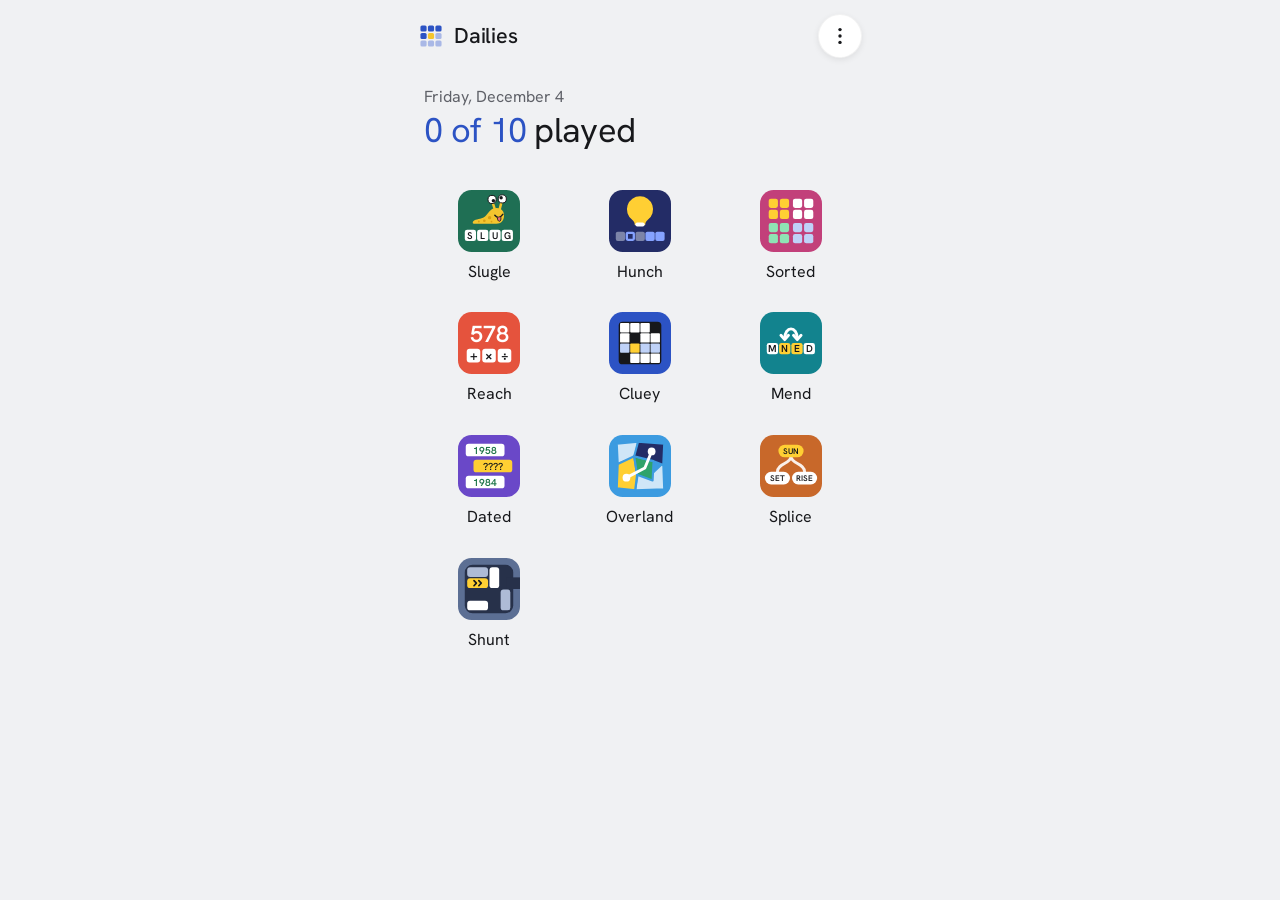
<file: web/index.html>
<!doctype html>
<html lang="en">
<head>
<meta charset="utf-8">
<meta name="viewport" content="width=device-width,initial-scale=1,viewport-fit=cover">
<meta name="referrer" content="no-referrer">
<!-- ios:cut -->
<meta name="theme-color" content="#F0F1F3" media="(prefers-color-scheme: light)">
<meta name="theme-color" content="#171719" media="(prefers-color-scheme: dark)">
<link rel="manifest" href="manifest.json">
<link rel="apple-touch-icon" sizes="180x180" href="icons/apple-touch-icon.png">
<meta name="apple-mobile-web-app-capable" content="yes">
<meta name="mobile-web-app-capable" content="yes">
<meta name="apple-mobile-web-app-status-bar-style" content="default">
<meta name="apple-mobile-web-app-title" content="Dailies">
<meta name="description" content="Dailies: a few small daily games, new every day. Free, no ads.">
<!-- ios:end -->
<title>Dailies</title>
<!-- ios:cut -->
<link rel="icon" href="data:image/svg+xml,<svg xmlns=%22http://www.w3.org/2000/svg%22 viewBox=%220 0 32 32%22><rect x=%223%22 y=%223%22 width=%227.6%22 height=%227.6%22 rx=%221.9%22 fill=%22%232C53C4%22/><rect x=%2212.2%22 y=%223%22 width=%227.6%22 height=%227.6%22 rx=%221.9%22 fill=%22%232C53C4%22/><rect x=%2221.4%22 y=%223%22 width=%227.6%22 height=%227.6%22 rx=%221.9%22 fill=%22%232C53C4%22/><rect x=%223%22 y=%2212.2%22 width=%227.6%22 height=%227.6%22 rx=%221.9%22 fill=%22%232C53C4%22/><rect x=%2212.2%22 y=%2212.2%22 width=%227.6%22 height=%227.6%22 rx=%221.9%22 fill=%22%23F4C52E%22/><rect x=%2221.4%22 y=%2212.2%22 width=%227.6%22 height=%227.6%22 rx=%221.9%22 fill=%22%23A9B8E6%22/><rect x=%223%22 y=%2221.4%22 width=%227.6%22 height=%227.6%22 rx=%221.9%22 fill=%22%23A9B8E6%22/><rect x=%2212.2%22 y=%2221.4%22 width=%227.6%22 height=%227.6%22 rx=%221.9%22 fill=%22%23A9B8E6%22/><rect x=%2221.4%22 y=%2221.4%22 width=%227.6%22 height=%227.6%22 rx=%221.9%22 fill=%22%23A9B8E6%22/></svg>">
<!-- ios:end -->
<link rel="preload" href="fonts/hanken-grotesk-latin.woff2" as="font" type="font/woff2" crossorigin>
<link rel="stylesheet" href="shared.css?v=5">
<style>
/* The list runs past a short screen: the page grows, so the bottom padding stays clear of the home bar */
.app { height: auto; min-height: 100dvh; padding-left: max(18px, env(safe-area-inset-left, 0px)); padding-right: max(18px, env(safe-area-inset-right, 0px)); }
/* The day, plain on the page as a calculator shows its sum: the date as its label, how far
   along you are as its value, and at the right the last week as a row of dots, today last:
   white for a day with every game played, grey for some, dim for none. */
.today { display: flex; flex-wrap: wrap; align-items: flex-end; justify-content: space-between; gap: 10px 16px; margin-top: 22px; padding: 0 6px; }
.today > div:first-child { min-width: 0; }
.today-label { font-size: 1rem; line-height: 1.4; color: var(--muted); }
.today h2 { margin-top: 2px; font-size: clamp(1.65rem, 8vw, 2.15rem); font-weight: 400; letter-spacing: -.02em; line-height: 1.2; white-space: nowrap; }
.today h2 b { font-weight: 400; color: var(--accent); }
.days { margin-bottom: 15px; }
.days { flex: none; display: flex; gap: 7px; }
.days i { width: 6px; height: 6px; border-radius: 50%; background: var(--line-strong); }
.days i.some { background: var(--muted); }
.days i.all { background: var(--ink); }

/* The games, three to a row and no tile behind them: its picture, its name, and once it is
   begun, where it stands today: "Started" in grey, then how it went, green if won and red if lost. */
.games { display: grid; grid-template-columns: repeat(3, minmax(0, 1fr)); gap: 26px 8px; margin-top: 38px; }
.game { display: grid; justify-items: center; align-content: start; padding-bottom: 4px; color: inherit; text-decoration: none; text-align: center; }
.game svg { width: 62px; height: 62px; margin-bottom: 10px; }
.game:active { opacity: .6; }
@media (hover: hover) { .game:hover { opacity: .8; } }
/* A short screen: the rows sit closer, so all four are in view with their results.
   The pictures stay the size they are. */
@media (max-height: 700px) {
  .today { margin-top: 10px; }
  .games { gap: 14px 8px; margin-top: 20px; }
  .game { padding-bottom: 0; }
  .game svg { margin-bottom: 6px; }
}
.game b { font-size: 1rem; font-weight: 400; line-height: 1.3; }
.game span { font-size: .82rem; line-height: 1.3; color: var(--muted); overflow-wrap: anywhere; }
.game.done > span { color: var(--pos); }
.game.done.lost > span { color: var(--neg); }
/* Said to a screen reader, as the colour or a picture can't be */
.sr { position: absolute; width: 1px; height: 1px; overflow: hidden; clip-path: inset(50%); white-space: nowrap; }

/* More: a small dark panel that drops from its button, a picture and a word for each thing */
.menu { position: absolute; z-index: 5; top: calc(68px + env(safe-area-inset-top, 0px)); right: max(18px, env(safe-area-inset-right, 0px)); min-width: 192px; max-width: calc(100% - 36px); padding: 9px 8px; background: var(--pop); border: 1px solid var(--pop-line); border-radius: 28px; box-shadow: 0 12px 32px rgba(0, 0, 0, .4); transform-origin: top right; animation: pop .14s ease-out; }
@keyframes pop { from { opacity: 0; transform: scale(.94); } }
.menu-row { display: flex; align-items: center; gap: 15px; width: 100%; min-height: 46px; padding: 0 20px 0 16px; background: none; border: 0; border-radius: 18px; font-size: 1.06rem; text-align: left; white-space: nowrap; }
.menu-row:active { background: var(--key); }
@media (hover: hover) { .menu-row:not(:disabled):hover { background: var(--key); } }
.menu-row:disabled { opacity: .38; cursor: default; }
.menu-row svg { flex: none; }
.menu-row span { flex: 1; }
/* The reminder is ticked while it's on */
.menu-row .tick { display: none; color: var(--accent); }
.menu-row[aria-checked="true"] .tick { display: block; }
/* ios:cut */
.menu-row[data-state="available"] span { color: var(--accent); }
/* An update is waiting: a dot on the button */
#menuBtn[data-state="available"]::after { content: ""; position: absolute; top: 9px; right: 9px; width: 8px; height: 8px; border-radius: 50%; background: var(--accent); }
/* ios:end */
@media (prefers-reduced-motion: reduce) { .menu { animation: none; } }

/* ios:cut */
.install-hint { display: flex; align-items: center; justify-content: space-between; gap: 8px; margin: 6px 0 0; font-size: .84rem; line-height: 1.35; color: var(--muted); }
.install-hint button { flex: none; width: 44px; height: 44px; margin: -10px -12px -10px 0; padding: 0; background: none; border: 0; font-size: 1.2rem; color: var(--muted); }
/* ios:end */

/* About: who this is, then one rounded list, a row for each thing, with a hairline between them */
/* What this is, on a card of its own: the icon, with the name and a line about it beside it */
.about-id { display: grid; grid-template-columns: auto 1fr; align-items: center; column-gap: 16px; row-gap: 2px; padding: 18px 20px; background: var(--surface); border-radius: 24px; text-align: left; }
.about-id img { grid-row: 1 / 3; border-radius: 13px; }
.about-id .about-name { align-self: end; font-size: 1.25rem; font-weight: 500; letter-spacing: -.01em; line-height: 1.25; }
.about-id .about-tag { align-self: start; font-size: .95rem; line-height: 1.35; color: var(--muted); }
/* About is a page of its own: it fills the screen and Back leaves it */
dialog.sheet.aboutpg { width: 100%; max-width: none; height: 100dvh; max-height: 100dvh; margin: 0; padding-top: env(safe-area-inset-top, 0px); border-radius: 0; background: var(--bg); }
dialog.sheet.aboutpg[open] { display: flex; flex-direction: column; animation: none; }
.aboutpg > * { width: 100%; max-width: 480px; margin-inline: auto; }
.aboutpg .sheet-head { justify-content: flex-start; gap: 10px; padding: 14px 18px 6px; background: var(--bg); }
.aboutpg .sheet-head h2 { font-size: 1.35rem; font-weight: 500; }
.aboutpg .sheet-body { flex: 1; display: flex; flex-direction: column; gap: 14px; padding: 14px 18px max(22px, env(safe-area-inset-bottom, 0px)); }
.aboutpg .about-foot { margin-top: auto; }
.about-links { display: grid; padding: 0 20px; background: var(--surface); border-radius: 24px; }
/* A card with nothing to show (the version, on a page that has none) isn't drawn */
.about-links:not(:has(> .about-row:not([hidden]))) { display: none; }
.about-legal { display: contents; }
.about-links .about-row { display: flex; align-items: center; justify-content: space-between; gap: 12px; min-height: 56px; margin: 0; padding: 12px 0; background: none; border: 0; font-size: 1.06rem; line-height: 1.3; color: var(--ink); text-align: left; text-decoration: none; }
.about-links > :not([hidden]) ~ .about-row, .about-legal .about-row { border-top: 1px solid var(--line); }
.about-row small { display: block; margin-top: 2px; font-size: .9rem; color: var(--muted); }
.about-row > span + span { flex: none; font-size: 1rem; color: var(--muted); }
.about-row > span + span:empty { display: none; }
a.about-row::after { content: ""; flex: none; width: 9px; height: 9px; margin-right: 3px; border: solid var(--line-strong); border-width: 1.5px 1.5px 0 0; transform: rotate(45deg); }
.sheet-body .about-foot { text-align: center; font-size: .8rem; color: var(--muted); }

/* ios:cut */
/* App update (Android app only) */
.update { display: grid; gap: 14px; margin-top: 8px; padding: 20px; background: var(--surface); border-radius: 24px; }
.update-title { font-weight: 600; line-height: 1.3; }
.update-sub, .update-msg { font-size: .84rem; color: var(--muted); }
.update-notes { margin: 0; padding: 0 0 0 16px; font-size: .88rem; line-height: 1.4; }
.update-progress { display: flex; align-items: center; gap: 12px; min-height: 46px; }
.update-track { flex: 1; height: 6px; border-radius: 3px; background: var(--accent-soft); overflow: hidden; }
.update-track span { display: block; height: 100%; width: 0; border-radius: 3px; background: var(--accent); transition: width .2s; }
.update-pct { min-width: 3.2ch; text-align: right; font-size: .86rem; font-weight: 600; }
@media (prefers-reduced-motion: reduce) { .update-track span { transition: none; } }
/* ios:end */
</style>
</head>
<body>
<div class="app">
  <header>
    <div class="top">
      <div class="brand">
        <svg width="26" height="26" viewBox="0 0 32 32" aria-hidden="true"><rect x="3" y="3" width="7.6" height="7.6" rx="1.9" fill="#2C53C4"/><rect x="12.2" y="3" width="7.6" height="7.6" rx="1.9" fill="#2C53C4"/><rect x="21.4" y="3" width="7.6" height="7.6" rx="1.9" fill="#2C53C4"/><rect x="3" y="12.2" width="7.6" height="7.6" rx="1.9" fill="#2C53C4"/><rect x="12.2" y="12.2" width="7.6" height="7.6" rx="1.9" fill="#F4C52E"/><rect x="21.4" y="12.2" width="7.6" height="7.6" rx="1.9" fill="#A9B8E6"/><rect x="3" y="21.4" width="7.6" height="7.6" rx="1.9" fill="#A9B8E6"/><rect x="12.2" y="21.4" width="7.6" height="7.6" rx="1.9" fill="#A9B8E6"/><rect x="21.4" y="21.4" width="7.6" height="7.6" rx="1.9" fill="#A9B8E6"/></svg>
        <h1 class="mark">Dailies</h1>
      </div>
      <div class="top-right">
        <button class="icon-btn" id="menuBtn" type="button" aria-label="More" aria-haspopup="menu" aria-expanded="false" aria-controls="menu"><svg width="20" height="20" viewBox="0 0 20 20" fill="currentColor" aria-hidden="true"><circle cx="10" cy="3.6" r="1.7"/><circle cx="10" cy="10" r="1.7"/><circle cx="10" cy="16.4" r="1.7"/></svg></button>
      </div>
    </div>
  </header>
  <div class="menu" id="menu" role="menu" hidden>
    <button class="menu-row" id="shareAll" type="button" role="menuitem" disabled><svg width="22" height="22" viewBox="0 0 24 24" fill="none" stroke="currentColor" stroke-width="1.6" stroke-linecap="round" stroke-linejoin="round" aria-hidden="true"><path d="M12 15V3.5M7.5 8 12 3.5 16.5 8M5 13v5.5a2 2 0 0 0 2 2h10a2 2 0 0 0 2-2V13"/></svg><span id="shareLabel">Share today</span></button>
    <button class="menu-row" id="remindToggle" type="button" role="menuitemcheckbox" aria-checked="false" hidden><svg width="22" height="22" viewBox="0 0 24 24" fill="none" stroke="currentColor" stroke-width="1.6" stroke-linecap="round" stroke-linejoin="round" aria-hidden="true"><path d="M6 10a6 6 0 0 1 12 0c0 4.5 1.6 6 2 6.5H4c.4-.5 2-2 2-6.5ZM10 20a2.2 2.2 0 0 0 4 0"/></svg><span id="remindText">Remind me at 6 pm</span><svg class="tick" width="18" height="18" viewBox="0 0 20 20" fill="none" stroke="currentColor" stroke-width="2.2" stroke-linecap="round" stroke-linejoin="round" aria-hidden="true"><path d="m4 10.5 4 4 8-9"/></svg></button>
    <button class="menu-row" id="version" type="button" role="menuitem"><svg width="22" height="22" viewBox="0 0 24 24" fill="none" stroke="currentColor" stroke-width="1.6" stroke-linecap="round" stroke-linejoin="round" aria-hidden="true"><circle cx="12" cy="12" r="9"/><path d="M12 11v5.5"/><circle cx="12" cy="7.7" r=".5" fill="currentColor"/></svg><span id="versionLabel">About</span></button>
  </div>

  <!-- ios:cut -->
  <section class="update" id="updateCard" aria-label="App update" hidden>
    <div>
      <p class="update-title" id="updateTitle">Update available</p>
      <p class="update-sub" id="updateSub"></p>
    </div>
    <ul class="update-notes" id="updateNotes" hidden></ul>
    <p class="update-msg" id="updateMsg" hidden></p>
    <div class="update-progress" id="updateProgress" hidden>
      <div class="update-track"><span id="updateBar"></span></div>
      <span class="update-pct" id="updatePct">0%</span>
    </div>
    <div class="actions" id="updateActions">
      <button class="btn btn-secondary" id="updateLater" type="button">Not now</button>
      <button class="btn btn-primary" id="updateGo" type="button">Update</button>
    </div>
  </section>

  <p class="install-hint" id="installHint" hidden><span>Keep Dailies on your iPhone: tap Share, then Add to Home Screen.</span><button type="button" aria-label="Dismiss">×</button></p>
  <!-- ios:end -->
  <main>
    <div class="today">
      <div>
        <p class="today-label" id="date"></p>
        <h2 id="progress"></h2>
      </div>
      <div class="days" id="days" role="img" hidden></div>
    </div>
    <nav class="games" id="games" aria-label="Today's games"></nav>
  </main>
</div>

<!-- About: the version, and the way to the policy, the terms and us -->
<dialog class="sheet aboutpg" id="aboutSheet" aria-labelledby="aboutTitle">
  <div class="sheet-head">
    <button class="icon-btn" type="button" data-close aria-label="Back"><svg width="24" height="24" viewBox="0 0 24 24" fill="none" stroke="currentColor" stroke-width="1.8" stroke-linecap="round" stroke-linejoin="round" aria-hidden="true"><path d="M21 12H3M10.5 4.5 3 12l7.5 7.5"/></svg></button>
    <h2 id="aboutTitle" tabindex="-1" autofocus>About</h2>
  </div>
  <div class="sheet-body">
    <div class="about-id">
      <img src="icons/icon-192.png" width="52" height="52" alt="" onerror="this.hidden=true">
      <p class="about-name">Dailies</p>
      <p class="about-tag">Ten small puzzles, new every day.</p>
    </div>
    <div class="about-links">
      <p class="about-row" id="aboutVer" hidden></p>
      <!-- ios:cut -->
      <button class="about-row" type="button" id="aboutCheck" hidden><span>Check for updates</span><span id="aboutNote" aria-live="polite"></span></button>
      <!-- ios:end -->
    </div>
    <div class="about-links">
      <a class="about-row" href="mailto:support@teloone.au?subject=Dailies"><span>Contact support<small>support@teloone.au</small></span></a>
      <div class="about-legal"><a class="about-row" href="https://teloone.au/apps/dailies/privacy/" rel="noreferrer">Privacy policy</a><a class="about-row" href="https://teloone.au/apps/dailies/terms/" rel="noreferrer">Terms of use</a></div>
      <!-- ios:cut -->
      <a class="about-row" id="getApp" href="/app" hidden>Get the Android app</a>
      <!-- ios:end -->
    </div>
    <p class="about-foot">Made in Adelaide by Telo One</p>
  </div>
</dialog>

<script src="clock.js?v=4"></script>
<script src="today.js?v=5"></script>
<!-- ios:cut -->
<script src="pwa.js"></script>
<!-- ios:end -->
<script>
(() => {
  // Every game in the hub: its folder, its name and a line about it. A game
  // tells the hub how today went by saving { date, text, lost } as hub.<id>.
  const SLUG = '<rect width="64" height="64" rx="14" fill="#1F6F54"/><g transform="translate(13.5 3.5) scale(.57)"><path d="M43 29 38 13M52 28l4-16" stroke="#F4C52E" stroke-width="4.5" stroke-linecap="round"/><path fill="#F4C52E" d="M3 53C3 48 12 47 19 45 27 43 30 35 36 30 42 25 54 25 58 33 61 39 60 48 55 52 53 54 50 55 46 55H7C4 55 3 54 3 53Z"/><g fill="#D99F14"><circle cx="24" cy="49.5" r="2.4"/><circle cx="33.5" cy="44" r="3"/><circle cx="14" cy="51" r="1.7"/><circle cx="37" cy="51" r="1.6"/></g><path d="M43 39.5Q50 48 57.5 38" fill="none" stroke="#17181B" stroke-width="2.6" stroke-linecap="round"/><path fill="#EE6A7C" stroke="#17181B" stroke-width="1.6" stroke-linejoin="round" d="M47.5 43.6c.3 4.6 1.8 7 4 6.8 2.1-.2 3-3 2.4-7.4"/><g stroke="#17181B" stroke-width="1.8"><circle cx="38" cy="11" r="7.4" fill="#fff"/><circle cx="56.5" cy="10" r="7.4" fill="#fff"/></g><circle cx="40.4" cy="13.2" r="3.1" fill="#17181B"/><circle cx="54.4" cy="7.8" r="3.1" fill="#17181B"/></g><rect x="7" y="41" width="11.6" height="11.6" rx="2.4" fill="#FFFFFF"/><text x="12.8" y="50.6" font-size="10" font-weight="600" font-family="Hanken Grotesk,Segoe UI,sans-serif" text-anchor="middle" fill="#17181B">S</text><rect x="19.7" y="41" width="11.6" height="11.6" rx="2.4" fill="#FFFFFF"/><text x="25.5" y="50.6" font-size="10" font-weight="600" font-family="Hanken Grotesk,Segoe UI,sans-serif" text-anchor="middle" fill="#17181B">L</text><rect x="32.4" y="41" width="11.6" height="11.6" rx="2.4" fill="#FFFFFF"/><text x="38.2" y="50.6" font-size="10" font-weight="600" font-family="Hanken Grotesk,Segoe UI,sans-serif" text-anchor="middle" fill="#17181B">U</text><rect x="45.099999999999994" y="41" width="11.6" height="11.6" rx="2.4" fill="#FFFFFF"/><text x="50.89999999999999" y="50.6" font-size="10" font-weight="600" font-family="Hanken Grotesk,Segoe UI,sans-serif" text-anchor="middle" fill="#17181B">G</text>';
  const BULB = '<rect width="64" height="64" rx="14" fill="#232C66"/><path fill="#FFCF33" d="M32 6.5a13.5 13.5 0 0 0-8.1 24.3c2 1.6 2.7 3.3 2.7 5.2h10.8c0-1.9.7-3.6 2.7-5.2A13.5 13.5 0 0 0 32 6.5Z"/><rect x="27.2" y="33.6" width="9.6" height="4" rx="2" fill="#FFFFFF"/><rect x="7" y="43" width="9.6" height="9.6" rx="2" fill="#7C84A8"/><rect x="18.4" y="44.2" width="7.2" height="7.2" rx="1" fill="none" stroke="#85A2FF" stroke-width="2.4"/><rect x="27.4" y="43" width="9.6" height="9.6" rx="2" fill="#7C84A8"/><rect x="37.6" y="43" width="9.6" height="9.6" rx="2" fill="#85A2FF"/><rect x="47.8" y="43" width="9.6" height="9.6" rx="2" fill="#85A2FF"/>';
  const BARS = '<rect width="64" height="64" rx="14" fill="#C2407A"/><rect x="9" y="9" width="9.5" height="9.5" rx="2.2" fill="#FFCF33"/><rect x="20.5" y="9" width="9.5" height="9.5" rx="2.2" fill="#FFCF33"/><rect x="9" y="20.5" width="9.5" height="9.5" rx="2.2" fill="#FFCF33"/><rect x="20.5" y="20.5" width="9.5" height="9.5" rx="2.2" fill="#FFCF33"/><rect x="34" y="9" width="9.5" height="9.5" rx="2.2" fill="#FFFFFF"/><rect x="45.5" y="9" width="9.5" height="9.5" rx="2.2" fill="#FFFFFF"/><rect x="34" y="20.5" width="9.5" height="9.5" rx="2.2" fill="#FFFFFF"/><rect x="45.5" y="20.5" width="9.5" height="9.5" rx="2.2" fill="#FFFFFF"/><rect x="9" y="34" width="9.5" height="9.5" rx="2.2" fill="#8FE3B4"/><rect x="20.5" y="34" width="9.5" height="9.5" rx="2.2" fill="#8FE3B4"/><rect x="9" y="45.5" width="9.5" height="9.5" rx="2.2" fill="#8FE3B4"/><rect x="20.5" y="45.5" width="9.5" height="9.5" rx="2.2" fill="#8FE3B4"/><rect x="34" y="34" width="9.5" height="9.5" rx="2.2" fill="#BFD2F8"/><rect x="45.5" y="34" width="9.5" height="9.5" rx="2.2" fill="#BFD2F8"/><rect x="34" y="45.5" width="9.5" height="9.5" rx="2.2" fill="#BFD2F8"/><rect x="45.5" y="45.5" width="9.5" height="9.5" rx="2.2" fill="#BFD2F8"/>';
  const RINGS = '<rect width="64" height="64" rx="14" fill="#E5533D"/><text x="32" y="31" font-size="24" font-weight="600" font-family="Hanken Grotesk,Segoe UI,sans-serif" text-anchor="middle" fill="#FFFFFF">578</text><rect x="9" y="38" width="14" height="14" rx="3" fill="#FFFFFF"/><text x="16" y="49.4" font-size="14" font-weight="600" font-family="Hanken Grotesk,Segoe UI,sans-serif" text-anchor="middle" fill="#17181B">+</text><rect x="25" y="38" width="14" height="14" rx="3" fill="#FFFFFF"/><text x="32" y="49.4" font-size="14" font-weight="600" font-family="Hanken Grotesk,Segoe UI,sans-serif" text-anchor="middle" fill="#17181B">×</text><rect x="41" y="38" width="14" height="14" rx="3" fill="#FFFFFF"/><text x="48" y="49.4" font-size="14" font-weight="600" font-family="Hanken Grotesk,Segoe UI,sans-serif" text-anchor="middle" fill="#17181B">÷</text>';
  const GRID = '<rect width="64" height="64" rx="14" fill="#2C53C4"/><rect x="10" y="10" width="44" height="44" rx="4" fill="#17181B"/><rect x="11.4" y="11.4" width="9.7" height="9.7" rx="1" fill="#FFFFFF"/><rect x="21.9" y="11.4" width="9.7" height="9.7" rx="1" fill="#FFFFFF"/><rect x="32.4" y="11.4" width="9.7" height="9.7" rx="1" fill="#FFFFFF"/><rect x="11.4" y="21.9" width="9.7" height="9.7" rx="1" fill="#FFFFFF"/><rect x="32.4" y="21.9" width="9.7" height="9.7" rx="1" fill="#FFFFFF"/><rect x="42.9" y="21.9" width="9.7" height="9.7" rx="1" fill="#FFFFFF"/><rect x="11.4" y="32.4" width="9.7" height="9.7" rx="1" fill="#BFD2F8"/><rect x="21.9" y="32.4" width="9.7" height="9.7" rx="1" fill="#FFCF33"/><rect x="32.4" y="32.4" width="9.7" height="9.7" rx="1" fill="#BFD2F8"/><rect x="42.9" y="32.4" width="9.7" height="9.7" rx="1" fill="#BFD2F8"/><rect x="21.9" y="42.9" width="9.7" height="9.7" rx="1" fill="#FFFFFF"/><rect x="32.4" y="42.9" width="9.7" height="9.7" rx="1" fill="#FFFFFF"/><rect x="42.9" y="42.9" width="9.7" height="9.7" rx="1" fill="#FFFFFF"/>';
  const WEAVE = '<rect width="64" height="64" rx="14" fill="#12838E"/><rect x="7" y="32" width="11.6" height="11.6" rx="2.4" fill="#FFFFFF"/><text x="12.8" y="41.8" font-size="10.4" font-weight="600" font-family="Hanken Grotesk,Segoe UI,sans-serif" text-anchor="middle" fill="#17181B">M</text><rect x="19.7" y="32" width="11.6" height="11.6" rx="2.4" fill="#FFCF33"/><text x="25.5" y="41.8" font-size="10.4" font-weight="600" font-family="Hanken Grotesk,Segoe UI,sans-serif" text-anchor="middle" fill="#17181B">N</text><rect x="32.4" y="32" width="11.6" height="11.6" rx="2.4" fill="#FFCF33"/><text x="38.2" y="41.8" font-size="10.4" font-weight="600" font-family="Hanken Grotesk,Segoe UI,sans-serif" text-anchor="middle" fill="#17181B">E</text><rect x="45.099999999999994" y="32" width="11.6" height="11.6" rx="2.4" fill="#FFFFFF"/><text x="50.89999999999999" y="41.8" font-size="10.4" font-weight="600" font-family="Hanken Grotesk,Segoe UI,sans-serif" text-anchor="middle" fill="#17181B">D</text><path d="M25.5,27.5C25.5,14 38.5,14 38.5,27.5" fill="none" stroke="#FFFFFF" stroke-width="3" stroke-linecap="round"/><path d="M21.6,24L25.5,28.5L29.4,24M34.6,24L38.5,28.5L42.4,24" fill="none" stroke="#FFFFFF" stroke-width="3" stroke-linecap="round" stroke-linejoin="round"/>';
  const ROWS = '<rect width="64" height="64" rx="14" fill="#6A48C8"/><rect x="8" y="9" width="40" height="13" rx="3" fill="#FFFFFF"/><text x="28" y="19.2" font-size="10.5" font-weight="600" font-family="Hanken Grotesk,Segoe UI,sans-serif" text-anchor="middle" fill="#1D7548">1958</text><rect x="16" y="25.5" width="40" height="13" rx="3" fill="#FFCF33"/><text x="36" y="35.7" font-size="10.5" font-weight="600" font-family="Hanken Grotesk,Segoe UI,sans-serif" text-anchor="middle" fill="#17181B">????</text><rect x="8" y="42" width="40" height="13" rx="3" fill="#FFFFFF"/><text x="28" y="52.2" font-size="10.5" font-weight="600" font-family="Hanken Grotesk,Segoe UI,sans-serif" text-anchor="middle" fill="#1D7548">1984</text>';
  const ROUTE = '<rect width="64" height="64" rx="14" fill="#3C9BE0"/><path d="M8,9L30,7L27,23L9,30Z" fill="#CFE6F7" stroke="#3C9BE0" stroke-width="2.2" stroke-linejoin="round"/><path d="M30,38L42,42L56,29L57,56L27,57Z" fill="#CFE6F7" stroke="#3C9BE0" stroke-width="2.2" stroke-linejoin="round"/><path d="M9,30L26,22L29,41L27,57L8,55Z" fill="#FFCF33" stroke="#3C9BE0" stroke-width="2.2" stroke-linejoin="round"/><path d="M26,22L46,27L45,47L29,41Z" fill="#2FA36B" stroke="#3C9BE0" stroke-width="2.2" stroke-linejoin="round"/><path d="M30,7L57,9L56,31L46,27L26,22Z" fill="#232C66" stroke="#3C9BE0" stroke-width="2.2" stroke-linejoin="round"/><path d="M18,44L37,34L44,17" fill="none" stroke="#FFFFFF" stroke-width="3" stroke-linecap="round" stroke-linejoin="round"/><circle cx="18" cy="44" r="4" fill="#FFFFFF"/><circle cx="44" cy="17" r="4" fill="#FFFFFF"/>';
  const TREE = '<rect width="64" height="64" rx="14" fill="#C8682A"/><path d="M32,22C32,30 18,29 18,38M32,22C32,30 46,29 46,38" fill="none" stroke="#FFFFFF" stroke-width="3" stroke-linecap="round" opacity=".9"/><rect x="19" y="10" width="26" height="13" rx="6.5" fill="#FFCF33"/><text x="32" y="19.6" font-size="8.4" font-weight="600" font-family="Hanken Grotesk,Segoe UI,sans-serif" text-anchor="middle" fill="#17181B">SUN</text><rect x="5" y="38" width="26" height="13" rx="6.5" fill="#FFFFFF"/><text x="18" y="47.6" font-size="8.4" font-weight="600" font-family="Hanken Grotesk,Segoe UI,sans-serif" text-anchor="middle" fill="#17181B">SET</text><rect x="33" y="38" width="26" height="13" rx="6.5" fill="#FFFFFF"/><text x="46" y="47.6" font-size="8.4" font-weight="600" font-family="Hanken Grotesk,Segoe UI,sans-serif" text-anchor="middle" fill="#17181B">RISE</text>';
  const TRAY = '<rect width="64" height="64" rx="14" fill="#5C6F94"/><rect x="7" y="7" width="50" height="50" rx="8" fill="#27314A"/><rect x="50" y="20" width="14" height="12" fill="#27314A"/><rect x="9.5" y="9.5" width="21.5" height="10" rx="3" fill="#AEBBD6"/><rect x="32.5" y="9.5" width="10" height="21.5" rx="3" fill="#FFFFFF"/><rect x="9.5" y="21" width="21.5" height="10" rx="3" fill="#FFCF33"/><path d="M16.5 23.4 19 26l-2.5 2.6M21.5 23.4 24 26l-2.5 2.6" fill="none" stroke="#17181B" stroke-width="1.7" stroke-linecap="round" stroke-linejoin="round"/><rect x="44" y="32.5" width="10" height="21.5" rx="3" fill="#AEBBD6"/><rect x="9.5" y="44" width="21.5" height="10" rx="3" fill="#FFFFFF"/>';
  const GAMES = [
    { id: 'slugle', name: 'Slugle', line: 'Turn today’s word into SLUG', icon: SLUG },
    { id: 'hunch', name: 'Hunch', line: 'Find the hidden word in six tries', icon: BULB },
    { id: 'sorted', name: 'Sorted', line: 'Find four groups of four words', icon: BARS },
    { id: 'reach', name: 'Reach', line: 'Hit the target with six numbers', icon: RINGS },
    { id: 'cluey', name: 'Cluey', line: 'A small crossword, slyer each day', icon: GRID },
    { id: 'mend', name: 'Mend', line: 'Swap letters back into words', icon: WEAVE },
    { id: 'dated', name: 'Dated', line: 'Put history in order, blind', icon: ROWS },
    { id: 'overland', name: 'Overland', line: 'Cross the map, border by border', icon: ROUTE },
    { id: 'splice', name: 'Splice', line: 'Link words into a tree of phrases', icon: TREE },
    // since: the day a game came out, for one added after the rest. A day before it
    // with every other game played still counts as a full day in the week's dots.
    // Shunt's is a week after its epoch (shunt/days.js), which a test holds it to.
    { id: 'shunt', name: 'Shunt', line: 'Slide the cars to free the yellow one', icon: TRAY, since: '2026-11-18' },
  ];
  /* ios:cut */
  const inApp = location.hostname === 'appassets.androidplatform.net';
  // Where shared results link: short, as chat apps make a link of it. The app and
  // the old addresses send people to the new one.
  /* ios:end */
  const SITE = /* ios:cut */ inApp || /\.workers\.dev$/.test(location.hostname) ? /* ios:end */ 'dailies.teloone.au' /* ios:cut */ : location.host /* ios:end */;

  const $ = id => document.getElementById(id);
  const el = (tag, cls, text) => { const e = document.createElement(tag); if (cls) e.className = cls; if (text != null) e.textContent = text; return e; };
  const store = {
    get(k) { try { return JSON.parse(localStorage.getItem('hub.' + k)); } catch { return null; } },
    set(k, v) { try { localStorage.setItem('hub.' + k, JSON.stringify(v)); } catch {} },
  };
  const dateFormat = new Intl.DateTimeFormat(navigator.language || 'en', { weekday: 'long', day: 'numeric', month: 'long' });
  const shortDate = new Intl.DateTimeFormat(navigator.language || 'en', { weekday: 'short', day: 'numeric', month: 'short' });

  // Lost, from what the game saved. Results saved before games said so go by
  // their wording: each game's way of saying it lost.
  const LOST = /^(Out of |Gave up|Lost,)|out of lives$|^\d+ of \d+ sorted$/;
  const lostIt = r => (typeof r.lost === 'boolean' ? r.lost : LOST.test(r.text || ''));

  let shownDay = '';
  function render() {
    const now = Clock.now(), day = now.toDateString();
    let done = 0;
    shownDay = day;
    $('date').textContent = dateFormat.format(now);
    $('games').replaceChildren(...GAMES.map(g => {
      const result = store.get(g.id);
      // A game begun today but not finished saves { date, started } until it is.
      const today = !!result && result.date === day;
      const played = today && !result.started;
      if (played) done++;
      const lost = played && lostIt(result);
      const a = el('a', played ? (lost ? 'game done lost' : 'game done') : 'game');
      a.href = `${g.id}/index.html`;
      a.innerHTML = `<svg width="62" height="62" viewBox="0 0 64 64" fill="none" aria-hidden="true">${g.icon}</svg>`;
      // Under the name, where it stands today: still to play, started, or how it went. What the game is, is said to a screen reader.
      const line = el('span', '', played ? result.text : today ? 'Started' : '');
      if (played) line.append(el('span', 'sr', lost ? ', lost' : ', played'));
      else if (!today) line.append(el('span', 'sr', `To play. ${g.line}`));
      a.append(el('b', '', g.name), line);
      return a;
    }));
    const all = done === GAMES.length;
    $('progress').replaceChildren(el('b', '', all ? 'All done' : `${done} of ${GAMES.length}`), all ? '' : ' played');
    $('shareAll').disabled = !done;
    drawDays(now, done);
  }
  // The record beside the day: the last week, a dot each.
  const DAYS = 7;
  function drawDays(now, done) {
    // A day played and left from inside a game was never drawn here: its results, still saved, say so.
    const key = dayKey(now), seen = resultDays(GAMES.map(g => store.get(g.id)));
    const log = noteDay(store.get('days'), key, done, seen);
    if (done || Object.keys(seen).some(k => k < key)) store.set('days', log);
    const days = lastDays(log, key, DAYS), played = days.filter(Boolean).length, run = dayRun(log, key);
    const box = $('days');
    box.hidden = !played;
    if (!played) return;
    box.setAttribute('aria-label', `Played on ${played} of the last ${DAYS} days${run > 1 ? `, ${run} days in a row` : ''}`);
    const keys = dayKeys(key, DAYS), since = GAMES.map(g => g.since);
    box.replaceChildren(...days.map((n, i) => {
      // Every game there was that day, which before Shunt came out was nine.
      const sq = el('i', n >= gamesOn(keys[i], since) ? 'all' : n ? 'some' : '');
      sq.setAttribute('aria-hidden', 'true');
      return sq;
    }));
  }
  // Today's results in one message (today.js).
  function shareAll() {
    // The page may have sat open past midnight: share the day it is now.
    render();
    const text = todayText(GAMES.map(g => [g.name, store.get(g.id)]), {
      day: Clock.now().toDateString(), date: shortDate.format(Clock.now()).replace(/,/g, ''), total: GAMES.length,
      dark: matchMedia('(prefers-color-scheme: dark)').matches, site: SITE,
    });
    if (!text) return;
    /* ios:cut */ if (window.ladderApp) { /* ios:end */ showMenu(false); return toApp({ type: 'share', title: 'Dailies', text }); /* ios:cut */ } /* ios:end */
    /* ios:cut */
    if (navigator.share) { showMenu(false); return navigator.share({ text }).catch(() => {}); }
    // Copied instead: the row says so before the menu goes
    navigator.clipboard.writeText(text).then(() => {
      $('shareLabel').textContent = 'Copied';
      setTimeout(() => { $('shareLabel').textContent = 'Share today'; showMenu(false); }, 1100);
    }, () => showMenu(false));
    /* ios:end */
  }
  $('shareAll').addEventListener('click', shareAll);

  // Coming back from a game, or back to the app on a new day.
  addEventListener('pageshow', render);
  document.addEventListener('visibilitychange', () => { if (!document.hidden) render(); });
  addEventListener('clock', render);
  setInterval(() => { if (!document.hidden && Clock.now().toDateString() !== shownDay) render(); }, 30000);

  /* ios:cut */
  // ---- Android app bridge (absent in a browser) ----
  /* ios:end */
  const app = window.ladderApp/* ios:cut */ || null/* ios:end */;
  const about = $('aboutSheet');
  function toApp(msg) {
    /* ios:cut */
    if (!app) return;
    /* ios:end */
    try { app.postMessage(JSON.stringify(msg)); } catch {}
  }
  /* ios:cut */
  // selfUpdates is off until the app says otherwise: Play builds update through
  // the store, so there About has the version and nothing to check.
  /* ios:end */
  let appVersion = ''/* ios:cut */, selfUpdates = false, updateReady = false, versionTimer = 0, updateVersion = '', updateSize = 0/* ios:end */;
  // The app says which build it is.
  /* ios:cut */
  // The website's copy is stamped with its version when it is published.
  const WEB_VERSION = '__VERSION__';
  /* ios:end */
  function showVersion() {
    const v = appVersion/* ios:cut */ || (WEB_VERSION.startsWith('__') ? '' : WEB_VERSION)/* ios:end */;
    $('aboutVer').replaceChildren(el('span', '', 'Version'), el('span', '', v));
    $('aboutVer').hidden = !v;
  }
  showVersion();
  /* ios:cut */
  // Not now holds for the version it was said to while the app stays open;
  // Check for updates in About still opens the card.
  const later = {
    get() { try { return sessionStorage.getItem('updateLater') || ''; } catch { return ''; } },
    set(v) { try { sessionStorage.setItem('updateLater', v); } catch {} },
  };
  // The menu's row says About, or that an update is waiting, with a dot on its button; the About page has the rest.
  function showLabel() {
    $('versionLabel').textContent = updateReady ? 'Update available' : 'About';
    $('version').dataset.state = $('menuBtn').dataset.state = updateReady ? 'available' : '';
    if (updateReady) showNote('Available');
  }
  function showNote(text) {
    clearTimeout(versionTimer);
    $('aboutNote').textContent = text;
  }
  function showUpdate(m) {
    const show = (id, on) => { $(id).hidden = !on; };
    $('updateCard').hidden = false;
    if (m.state === 'available') {
      updateVersion = m.version || updateVersion;
      updateSize = m.size > 0 ? m.size : updateSize;
      const notes = Array.isArray(m.notes) ? m.notes.filter(n => typeof n === 'string' && n).slice(0, 5) : [];
      $('updateNotes').replaceChildren(...notes.map(n => el('li', '', n)));
      show('updateNotes', notes.length > 0);
    }
    const view = {
      available: { title: 'Update available', msg: '', actions: true, progress: false, go: 'Update' },
      downloading: { title: 'Downloading update', msg: '', actions: false, progress: true },
      installing: { title: 'Installing update', actions: false, progress: true, msg: 'Confirm on the next screen. The first time, Android asks you to allow installs from Dailies. Turn it on, then go back.' },
      failed: { title: "Update didn't finish", msg: m.message || 'Something went wrong. Try again.', actions: true, progress: false, go: 'Try again' },
    }[m.state];
    if (!view) return;
    $('updateTitle').textContent = view.title;
    $('updateSub').textContent = [`Dailies ${updateVersion}`, updateSize ? `${(updateSize / 1e6).toFixed(1)} MB` : ''].filter(Boolean).join(' · ');
    $('updateMsg').textContent = view.msg;
    show('updateMsg', !!view.msg);
    show('updateActions', view.actions);
    show('updateProgress', view.progress);
    if (view.go) $('updateGo').textContent = view.go;
    if (view.progress) {
      const p = m.state === 'installing' ? 100 : Math.round(Math.max(0, Math.min(1, m.progress || 0)) * 100);
      $('updateBar').style.width = p + '%';
      $('updatePct').textContent = p + '%';
    }
  }
  /* ios:end */
  /* ios:cut */
  if (app) {
  /* ios:end */
    app.onmessage = e => {
      let m;
      try { m = JSON.parse(e.data); } catch { return; }
      if (m.type === 'info'/* ios:cut */ && m.platform === 'ios'/* ios:end */) {
        // Notifications switched off in Settings: the reminder is off too.
        if (!m.notifications && store.get('remind')) store.set('remind', false);
        if (m.notifications) remindBlocked = false;
        // Asked for, refused, then allowed in Settings: it's on without another tap.
        if (m.notifications && store.get('remindWanted')) store.set('remind', true);
        if (m.notifications) store.set('remindWanted', false);
        showRemind();
      }
      if (m.type === 'notifications') {
        if (m.allowed) store.set('remind', true);
        store.set('remindWanted', !m.allowed);
        remindBlocked = !m.allowed;
        showRemind();
      }
      if (m.type === 'info') {
        appVersion = m.version;
        /* ios:cut */
        selfUpdates = m.updates === true;
        /* ios:end */
        showVersion();
        /* ios:cut */
        $('aboutCheck').hidden = !selfUpdates;
        showLabel();
      } else if (m.type === 'updateStatus' && selfUpdates) {
        if (m.state === 'available') { updateReady = true; return showLabel(); }
        showNote(m.state === 'latest' ? 'Up to date' : "Couldn't check");
        versionTimer = setTimeout(() => showNote(''), 4000);
      } else if (m.type === 'update' && selfUpdates) {
        const away = $('updateCard').hidden;
        if (m.state === 'available') { updateReady = true; showLabel(); }
        showUpdate(m);
        // Put off: the card is filled in for the link, but stays out of the way.
        if (m.state === 'available' && away && m.version && m.version === later.get()) $('updateCard').hidden = true;
        /* ios:end */
      }
    };
    /* ios:cut */
    $('updateGo').addEventListener('click', () => { showUpdate({ state: 'downloading', progress: 0 }); toApp({ type: 'installUpdate' }); });
    $('updateLater').addEventListener('click', () => { $('updateCard').hidden = true; later.set(updateVersion); });
    $('aboutCheck').addEventListener('click', () => {
      if (updateReady) { about.close(); $('updateCard').hidden = false; scrollTo({ top: 0, behavior: 'smooth' }); return; }
      showNote('Checking…');
      toApp({ type: 'checkUpdate' });
    });
  }
  /* ios:end */

  // ---- About ----
  /* ios:cut */
  // Android Back closes the sheet, as it does a game's.
  /* ios:end */
  const tellBack = () => toApp({ type: 'back', enabled: about.open });
  window.ladderBack = () => { if (!about.open) return false; about.close(); return true; };
  const openAbout = () => { if (!about.open) about.showModal(); tellBack(); };
  $('version').addEventListener('click', () => { showMenu(false); openAbout(); });

  // ---- More ----
  const menu = $('menu');
  function showMenu(on) {
    menu.hidden = !on;
    $('menuBtn').setAttribute('aria-expanded', on);
  }
  $('menuBtn').addEventListener('click', () => {
    showMenu(menu.hidden);
  });
  // A tap anywhere else, or Escape, puts it away
  // A tap anywhere else puts the menu away, and like the phone's own menus that tap does nothing else.
  let swallow = false;
  document.addEventListener('pointerdown', e => {
    swallow = false;
    if (menu.hidden || e.target.closest('#menu, #menuBtn')) return;
    showMenu(false);
    swallow = true;
    e.stopPropagation();
  }, true);
  for (const type of ['pointerup', 'pointercancel']) document.addEventListener(type, () => setTimeout(() => { swallow = false; }), true);
  document.addEventListener('click', e => { if (swallow) { swallow = false; e.stopPropagation(); e.preventDefault(); } }, true);
  document.addEventListener('keydown', e => { if (e.key === 'Escape' && !menu.hidden) { showMenu(false); $('menuBtn').focus(); } });
  about.addEventListener('click', e => { if (e.target === about || e.target.closest('[data-close]')) about.close(); });
  about.addEventListener('close', tellBack);

  // The 6 pm reminder/* ios:cut */, in the iPhone app/* ios:end */: the app plans it (window.ladderRemind).
  // Notifications were refused: only the phone's Settings can turn them back on.
  let remindBlocked = false;
  function showRemind() {
    const on = !!store.get('remind');
    $('remindToggle').hidden = false;
    // Refused: the row leads to the phone's Settings instead
    $('remindText').textContent = !on && remindBlocked ? 'Turn on notifications' : 'Remind me at 6 pm';
    $('remindToggle').setAttribute('aria-checked', on);
    /* ios:cut */ if (window.ladderRemind) /* ios:end */ window.ladderRemind();
  }
  $('remindToggle').addEventListener('click', () => {
    if (!store.get('remind')) return toApp({ type: remindBlocked ? 'openSettings' : 'askNotifications' });
    store.set('remind', false);
    showRemind();
  });

  // ---- boot ----
  /* ios:cut */
  $('getApp').hidden = !!app || inApp || !/Android/.test(navigator.userAgent);
  /* ios:end */
  render();
  toApp({ type: 'hello' });
  // Back in front: notifications may have been switched in Settings meanwhile.
  window.ladderAsk = () => toApp({ type: 'hello' });
})();
</script>
</body>
</html>
</file>
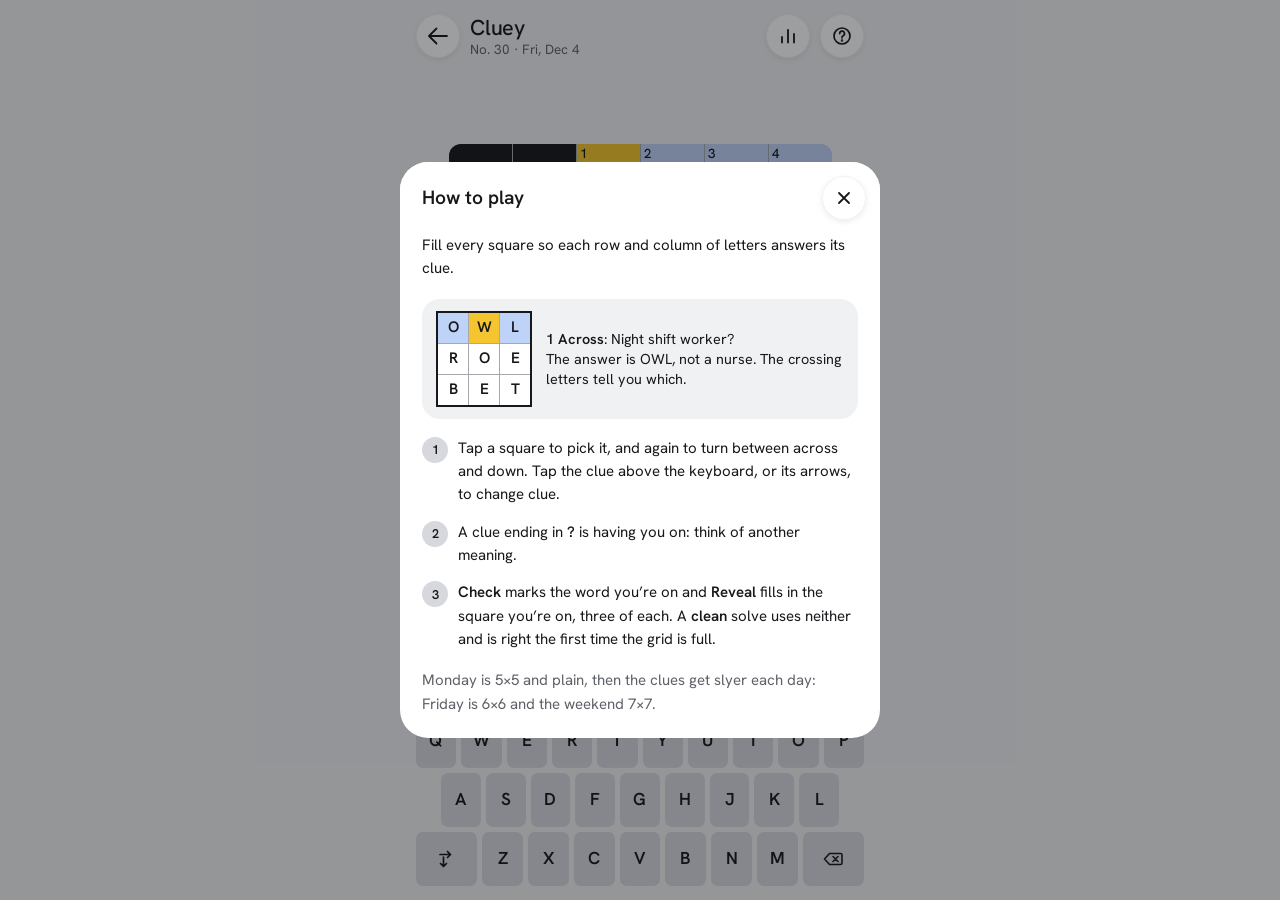
<file: web/cluey/index.html>
<!doctype html>
<html lang="en">
<head>
<meta charset="utf-8">
<meta name="viewport" content="width=device-width,initial-scale=1,viewport-fit=cover,interactive-widget=resizes-content">
<meta name="referrer" content="no-referrer">
<!-- ios:cut -->
<meta name="theme-color" content="#F0F1F3" media="(prefers-color-scheme: light)">
<meta name="theme-color" content="#171719" media="(prefers-color-scheme: dark)">
<link rel="manifest" href="../manifest.json">
<link rel="apple-touch-icon" sizes="180x180" href="../icons/apple-touch-icon.png">
<meta name="apple-mobile-web-app-capable" content="yes">
<meta name="mobile-web-app-capable" content="yes">
<meta name="apple-mobile-web-app-status-bar-style" content="default">
<meta name="apple-mobile-web-app-title" content="Dailies">
<meta name="description" content="Cluey: a small crossword every day, with clues that get trickier through the week.">
<!-- ios:end -->
<title>Cluey</title>
<!-- ios:cut -->
<link rel="icon" href="data:image/svg+xml,<svg xmlns=%22http://www.w3.org/2000/svg%22 viewBox=%220 0 32 32%22><rect x=%223%22 y=%223%22 width=%227.6%22 height=%227.6%22 rx=%221.9%22 fill=%22%232C53C4%22/><rect x=%2212.2%22 y=%223%22 width=%227.6%22 height=%227.6%22 rx=%221.9%22 fill=%22%232C53C4%22/><rect x=%2221.4%22 y=%223%22 width=%227.6%22 height=%227.6%22 rx=%221.9%22 fill=%22%232C53C4%22/><rect x=%223%22 y=%2212.2%22 width=%227.6%22 height=%227.6%22 rx=%221.9%22 fill=%22%232C53C4%22/><rect x=%2212.2%22 y=%2212.2%22 width=%227.6%22 height=%227.6%22 rx=%221.9%22 fill=%22%23F4C52E%22/><rect x=%2221.4%22 y=%2212.2%22 width=%227.6%22 height=%227.6%22 rx=%221.9%22 fill=%22%23A9B8E6%22/><rect x=%223%22 y=%2221.4%22 width=%227.6%22 height=%227.6%22 rx=%221.9%22 fill=%22%23A9B8E6%22/><rect x=%2212.2%22 y=%2221.4%22 width=%227.6%22 height=%227.6%22 rx=%221.9%22 fill=%22%23A9B8E6%22/><rect x=%2221.4%22 y=%2221.4%22 width=%227.6%22 height=%227.6%22 rx=%221.9%22 fill=%22%23A9B8E6%22/></svg>">
<!-- ios:end -->
<link rel="preload" href="../fonts/hanken-grotesk-latin.woff2" as="font" type="font/woff2" crossorigin>
<link rel="stylesheet" href="../shared.css?v=5">
<style>
/* A printed crossword: paper squares joined by thin rules, with solid blocks.
   Yellow is the square you're on and blue its word. Green is right, red is
   wrong, and pale yellow is a letter that was handed over. */
:root { --word: color-mix(in srgb, var(--accent) 17%, var(--surface)); --shown: #F4C52E; --on-shown: #17181B; --bad-soft: color-mix(in srgb, var(--neg) 16%, var(--surface)); --good-soft: color-mix(in srgb, var(--pos) 16%, var(--surface)); }

:root {
  --paper: #FFFFFF; --rule: #A6A8AE; --frame: #17181B; --block: #17181B;
  --word: #BFD2F8; --here: #F4C52E; --on-here: #17181B; --here-wrong: #9B2C20; --shown: #FAEBB4; --on-shown: #17181B;
  --bad-soft: color-mix(in srgb, var(--neg) 16%, var(--paper)); --good-soft: color-mix(in srgb, var(--pos) 16%, var(--paper));
  /* The clue's number and arrows, dark enough to read on the blue */
  --on-word: #2A4FBC; --on-word-dim: var(--muted);
}
@media (prefers-color-scheme: dark) {
  :root:not([data-theme="light"]) { --paper: #2E2F33; --rule: #171719; --frame: #696B72; --block: #58595C; --word: #3C5488; --shown: #5A4E20; --on-shown: #F7E7A6; --on-word: #C2D0FF; --on-word-dim: #B4B5BB; }
}
:root[data-theme="dark"] { --paper: #2E2F33; --rule: #171719; --frame: #696B72; --block: #58595C; --word: #3C5488; --shown: #5A4E20; --on-shown: #F7E7A6; --on-word: #C2D0FF; --on-word-dim: #B4B5BB; }

.top { display: grid; grid-template-columns: auto auto minmax(0, 1fr) auto; grid-template-rows: auto auto; align-items: center; gap: 0; }
a.brand { display: contents; }
a.brand > svg { grid-row: 1 / 3; margin-right: 10px; }
a.brand > .mark { grid-column: 3; grid-row: 1; align-self: end; line-height: 1.25; }
.meta { grid-column: 3; grid-row: 2; align-self: start; min-width: 0; padding: 0; font-size: .84rem; line-height: 1.3; color: var(--muted); white-space: nowrap; overflow: hidden; text-overflow: ellipsis; }
.top-right { grid-column: 4; grid-row: 1 / 3; margin-left: 8px; }
/* Small phones or large text (in em, so a bigger font size counts too) */
.top { container-type: inline-size; }
@container (max-width: 21.25em) { a.brand > svg:nth-child(2) { display: none; } }

/* The grid: the rules are the board showing through a one pixel gap */
.stage-wrap { position: relative; flex: 1; min-height: 0; display: flex; }
.stage { flex: 1; min-width: 0; display: grid; place-items: center; padding: 4px 0; overflow: hidden; }
.grid { --cell: 44px; display: grid; gap: 1px; grid-template-columns: repeat(var(--n, 5), var(--cell)); grid-auto-rows: var(--cell); background: var(--rule); border-radius: 12px; overflow: hidden; user-select: none; -webkit-user-select: none; }
.block { background: var(--block); }
.cell {
  position: relative; display: grid; place-items: center; padding: 0;
  background: var(--paper); border: 0; border-radius: 0;
  font-size: calc(var(--cell) * .56); font-weight: 600; line-height: 1; text-transform: uppercase;
  touch-action: manipulation;
  transition: background .14s, color .14s;
}
.cell .num { position: absolute; top: 4%; left: 6%; font-size: max(9px, calc(var(--cell) * .21)); font-weight: 500; color: var(--ink); transition: color .14s; }
.cell.word { background: var(--word); }
.cell.right { background: var(--good-soft); color: var(--pos); }
.cell.wrong { background: var(--bad-soft); color: var(--neg); }
.cell.shown { background: var(--shown); color: var(--on-shown); }
.cell.shown .num { color: var(--on-shown); }
.cell.on { background: var(--here); color: var(--on-here); }
.cell.on .num { color: var(--on-here); }
/* A checked wrong letter stays red under the cursor, in a red that reads on the yellow */
.cell.on.wrong { color: var(--here-wrong); }
.cell.won { background: var(--pos); color: var(--on-ink); transition-delay: calc(var(--i) * 14ms); }
.cell.won .num { color: var(--on-ink); transition-delay: calc(var(--i) * 14ms); }
.cell.won.shown { background: var(--shown); color: var(--on-shown); }
.cell.won.shown .num { color: var(--on-shown); }
.grid.over .cell { cursor: default; }

/* Messages sit just above the clue, where the eyes already are */
.toast { top: auto; bottom: 6px; left: 50%; right: auto; width: max-content; max-width: 100%; padding: 7px 16px; border-radius: 18px; background: var(--ink); color: var(--on-ink); font-size: .95rem; transform: translate(-50%, 6px); }
.toast.show { transform: translate(-50%, 0); }
.toast.warn { color: var(--on-ink); }

/* The time, then the help on offer */
.tools { display: flex; flex-wrap: wrap; align-items: center; gap: 4px; min-height: 40px; margin-bottom: 4px; }
.time { flex: 1; font-size: 1rem; font-weight: 600; letter-spacing: .01em; }
.tool { display: inline-flex; align-items: center; gap: 5px; height: 40px; padding: 0 10px; background: var(--key); border: 0; border-radius: 99px; font-size: .86rem; font-weight: 500; color: var(--ink); white-space: nowrap; }
@media (hover: hover) { .tool:hover:not(:disabled) { background: var(--key-down); } }
.tool:disabled { opacity: .4; cursor: default; }
.tool.sure { color: var(--neg); }
/* The count takes the label's colour: --faint is under 4.5:1 on the page in light mode */
.tool b { font-weight: 600; }
.tool.sure b { display: none; }
.tools { container-type: inline-size; }
@container (max-width: 21.25em) { .tool { padding: 0 7px; font-size: .82rem; } .tools { gap: 3px; } }

/* The clue, with the way to the one before and after it */
.clue-bar { display: grid; grid-template-columns: 42px 1fr 42px; align-items: stretch; min-height: 56px; margin-bottom: 7px; padding: 0 8px; background: var(--surface); border-radius: 22px; font-weight: 500; user-select: none; -webkit-user-select: none; }
.clue-bar button { padding: 0; background: none; border: 0; touch-action: manipulation; }
.step { display: grid; place-items: center; color: var(--on-word-dim); border-radius: 14px; }
@media (hover: hover) { .step:hover { color: var(--ink); } }
.step:active { background: var(--key-down); }
.say { display: block; min-width: 0; padding: 4px 2px !important; font-size: .95rem; line-height: 1.28; text-align: left; }
.say b { margin-right: 5px; font-weight: 600; color: var(--on-word); white-space: nowrap; }

.key { height: clamp(40px, 6.6dvh, 54px); }
.keys { gap: 5px; }

/* All the clues in a sheet: plain rows, as in Slugle's past ladders, the one you're on in blue */
.list { display: grid; margin-top: -6px; }
.list h3 { padding: 16px 0 4px; font-size: .78rem; font-weight: 600; letter-spacing: .06em; text-transform: uppercase; color: var(--muted); }
.list h3:first-child { padding-top: 0; }
.row { display: grid; grid-template-columns: 28px 1fr; gap: 6px; min-height: 48px; margin: 0 -8px; padding: 13px 8px 12px; background: none; border: 0; border-bottom: 1px solid var(--line); border-radius: 0; font-size: .94rem; line-height: 1.3; text-align: left; }
@media (hover: hover) { .row:hover { background: var(--bg); } }
.row.here { background: var(--accent-soft); }
.row b { font-weight: 600; }
.row.here b { color: var(--accent); }
.row.filled span:last-child { color: var(--muted); }
.row small { display: block; margin-top: 1px; font-size: .86rem; font-weight: 600; letter-spacing: .05em; color: var(--ink); }

/* The worked example in How to play */
.example { display: grid; grid-template-columns: auto 1fr; gap: 14px; align-items: center; padding: 12px 14px; background: var(--bg); border-radius: 18px; font-size: .9rem; line-height: 1.4; }
.mini { display: grid; grid-template-columns: repeat(3, 30px); grid-auto-rows: 30px; gap: 1px; background: var(--rule); border: 2px solid var(--frame); }
.mini span { display: grid; place-items: center; background: var(--paper); font-size: .95rem; font-weight: 600; }
.mini .on { background: var(--here); color: var(--on-here); }
.mini .word { background: var(--word); }

@media (max-height: 640px) {
  .app { padding-top: 2px; padding-bottom: 6px; }
  .tools { min-height: 36px; }
  .tool { position: relative; height: 36px; }
  .tool::after { content: ""; position: absolute; inset: -4px 0; }
  .clue-bar { min-height: 50px; margin-bottom: 5px; }
  .say { font-size: .88rem; }
  .result { gap: 9px; padding: 11px 14px; }
  .result-title { font-size: 1.25rem; }
  .btn { min-height: 44px; }
}

@media (prefers-reduced-motion: reduce) {
  .cell, .cell .num { transition: none; }
  .cell.won, .cell.won .num { transition-delay: 0s; }
  .tool { transition: none; }
}
</style>
</head>
<body>
<div class="app">
  <header>
    <div class="top">
      <a class="brand" href="../index.html" aria-label="All games">
        <svg width="24" height="24" viewBox="0 0 24 24" fill="none" stroke="currentColor" stroke-width="1.8" stroke-linecap="round" stroke-linejoin="round" aria-hidden="true"><path d="M21 12H3M10.5 4.5 3 12l7.5 7.5"/></svg>
        <svg width="30" height="30" viewBox="0 0 64 64" aria-hidden="true"><rect width="64" height="64" rx="14" fill="#2C53C4"/><rect x="10" y="10" width="44" height="44" rx="4" fill="#17181B"/><rect x="11.4" y="11.4" width="9.7" height="9.7" rx="1" fill="#FFFFFF"/><rect x="21.9" y="11.4" width="9.7" height="9.7" rx="1" fill="#FFFFFF"/><rect x="32.4" y="11.4" width="9.7" height="9.7" rx="1" fill="#FFFFFF"/><rect x="11.4" y="21.9" width="9.7" height="9.7" rx="1" fill="#FFFFFF"/><rect x="32.4" y="21.9" width="9.7" height="9.7" rx="1" fill="#FFFFFF"/><rect x="42.9" y="21.9" width="9.7" height="9.7" rx="1" fill="#FFFFFF"/><rect x="11.4" y="32.4" width="9.7" height="9.7" rx="1" fill="#BFD2F8"/><rect x="21.9" y="32.4" width="9.7" height="9.7" rx="1" fill="#FFCF33"/><rect x="32.4" y="32.4" width="9.7" height="9.7" rx="1" fill="#BFD2F8"/><rect x="42.9" y="32.4" width="9.7" height="9.7" rx="1" fill="#BFD2F8"/><rect x="21.9" y="42.9" width="9.7" height="9.7" rx="1" fill="#FFFFFF"/><rect x="32.4" y="42.9" width="9.7" height="9.7" rx="1" fill="#FFFFFF"/><rect x="42.9" y="42.9" width="9.7" height="9.7" rx="1" fill="#FFFFFF"/></svg>
        <h1 class="mark">Cluey</h1>
      </a>
      <p class="meta" id="meta"></p>
      <div class="top-right">
        <button class="icon-btn" id="statsBtn" type="button" aria-label="Stats">
          <svg width="20" height="20" viewBox="0 0 20 20" fill="none" stroke="currentColor" stroke-width="1.8" stroke-linecap="round" aria-hidden="true"><path d="M4 16.5V11M10 16.5V4M16 16.5V8"/></svg>
        </button>
        <button class="icon-btn" id="helpBtn" type="button" aria-label="How to play">
          <svg width="20" height="20" viewBox="0 0 20 20" fill="none" stroke="currentColor" stroke-width="1.7" stroke-linecap="round" aria-hidden="true"><circle cx="10" cy="10" r="8"/><path d="M7.7 7.6a2.4 2.4 0 1 1 3.3 2.2c-.6.3-1 .8-1 1.5v.5"/><circle cx="10" cy="14.6" r=".4" fill="currentColor"/></svg>
        </button>
      </div>
    </div>
  </header>

  <main class="stage-wrap">
    <p class="toast" id="toast" role="status"></p>
    <div class="stage" id="stage">
      <div class="grid" id="grid" role="group" aria-label="Crossword grid"></div>
    </div>
  </main>

  <footer>
    <div id="play">
      <div class="tools">
        <p class="time" id="time" aria-label="Time"></p>
        <button class="tool" id="cluesBtn" type="button">Clues</button>
        <button class="tool" id="checkBtn" type="button"></button>
        <button class="tool" id="revealBtn" type="button"></button>
        <button class="tool" id="giveUpBtn" type="button">Give up</button>
      </div>
      <div class="clue-bar">
        <button class="step" id="prevBtn" type="button" aria-label="Previous clue">
          <svg width="10" height="16" viewBox="0 0 10 16" fill="none" stroke="currentColor" stroke-width="2" stroke-linecap="round" stroke-linejoin="round" aria-hidden="true"><path d="M8 2 2 8l6 6"/></svg>
        </button>
        <button class="say" id="say" type="button" aria-live="polite"></button>
        <button class="step" id="nextBtn" type="button" aria-label="Next clue">
          <svg width="10" height="16" viewBox="0 0 10 16" fill="none" stroke="currentColor" stroke-width="2" stroke-linecap="round" stroke-linejoin="round" aria-hidden="true"><path d="m2 2 6 6-6 6"/></svg>
        </button>
      </div>
      <div class="keys" id="keys" aria-label="Letters"></div>
    </div>
    <section class="result" id="result" aria-live="polite" hidden>
      <div class="result-head">
        <p class="result-title" id="resTitle"></p>
        <p class="result-tag" id="resTag"></p>
      </div>
      <p class="result-note" id="resNote"></p>
      <div class="actions">
        <button class="btn btn-secondary" id="resClues" type="button">All clues</button>
        <button class="btn btn-primary" id="resShare" type="button">Share</button>
      </div>
      <a class="next" id="resNext" hidden></a>
      <p class="result-foot" id="resFoot"></p>
    </section>
  </footer>
</div>

<dialog class="sheet" id="helpSheet" aria-labelledby="helpTitle">
  <div class="sheet-head">
    <h2 id="helpTitle" tabindex="-1" autofocus>How to play</h2>
    <button class="icon-btn" type="button" data-close aria-label="Close">
      <svg width="18" height="18" viewBox="0 0 18 18" fill="none" stroke="currentColor" stroke-width="1.8" stroke-linecap="round" aria-hidden="true"><path d="m4 4 10 10M14 4 4 14"/></svg>
    </button>
  </div>
  <div class="sheet-body">
    <p>Fill every square so each row and column of letters answers its clue.</p>
    <div class="example">
      <div class="mini" aria-hidden="true"><span class="word">O</span><span class="on">W</span><span class="word">L</span><span>R</span><span>O</span><span>E</span><span>B</span><span>E</span><span>T</span></div>
      <span><b>1 Across</b>: Night shift worker?<br>The answer is OWL, not a nurse. The crossing letters tell you which.</span>
    </div>
    <div class="rules">
      <div class="rule"><span class="n">1</span><p>Tap a square to pick it, and again to turn between across and down. Tap the clue above the keyboard, or its arrows, to change clue.</p></div>
      <div class="rule"><span class="n">2</span><p>A clue ending in <b>?</b> is having you on: think of another meaning.</p></div>
      <div class="rule"><span class="n">3</span><p><b>Check</b> marks the word you’re on and <b>Reveal</b> fills in the square you’re on, three of each. A <b>clean</b> solve uses neither and is right the first time the grid is full.</p></div>
    </div>
    <p class="muted">Monday is 5×5 and plain, then the clues get slyer each day: Friday is 6×6 and the weekend 7×7.</p>
  </div>
</dialog>

<dialog class="sheet" id="statsSheet" aria-labelledby="statsTitle">
  <div class="sheet-head">
    <h2 id="statsTitle" tabindex="-1" autofocus>Stats</h2>
    <button class="icon-btn" type="button" data-close aria-label="Close">
      <svg width="18" height="18" viewBox="0 0 18 18" fill="none" stroke="currentColor" stroke-width="1.8" stroke-linecap="round" aria-hidden="true"><path d="m4 4 10 10M14 4 4 14"/></svg>
    </button>
  </div>
  <div class="sheet-body" id="statsBody"></div>
</dialog>

<dialog class="sheet" id="cluesSheet" aria-labelledby="cluesTitle">
  <div class="sheet-head">
    <h2 id="cluesTitle" tabindex="-1" autofocus>Clues</h2>
    <button class="icon-btn" type="button" data-close aria-label="Close">
      <svg width="18" height="18" viewBox="0 0 18 18" fill="none" stroke="currentColor" stroke-width="1.8" stroke-linecap="round" aria-hidden="true"><path d="m4 4 10 10M14 4 4 14"/></svg>
    </button>
  </div>
  <div class="sheet-body"><div class="list" id="cluesBody"></div></div>
</dialog>

<!-- ios:cut -->
<!-- Bump ?v= when these change, so browsers never pair this page with an old copy. -->
<!-- ios:end -->
<script src="puzzles.js?v=2"></script>
<script src="lib.js?v=3"></script>
<script src="../clock.js?v=4"></script>
<!-- ios:cut -->
<script src="../pwa.js"></script>
<!-- ios:end -->
<script src="../next.js?v=11"></script>
<script>
(() => {
  const L = window.ClueyLib, D = window.ClueyPuzzles;
  const $ = id => document.getElementById(id);
  const locale = navigator.language || 'en';
  /* ios:cut */
  // Where the game lives on the web; shared results link here, short, as chat
  // apps make a link of it. The app and the old addresses send people to the new one.
  /* ios:end */
  const SITE = `${/* ios:cut */ /^appassets\.androidplatform\.net$|\.workers\.dev$/.test(location.hostname) ? /* ios:end */ 'dailies.teloone.au' /* ios:cut */ : location.host /* ios:end */}/cluey`;

  const store = {
    get(k) { try { return JSON.parse(localStorage.getItem('cluey.' + k)); } catch { return null; } },
    set(k, v) { try { localStorage.setItem('cluey.' + k, JSON.stringify(v)); } catch {} },
  };

  // ---- state ----
  // days: { [day]: { fill, marks, cell, across, ms, checks, reveals, misses,
  // missed, done, won, gaveUp } }. A day gone by only keeps what the stats need.
  const saved = store.get('state') || {};
  const state = { days: saved.days && typeof saved.days === 'object' ? saved.days : {} };
  const save = () => { store.set('state', state); begun(); };

  let today = L.dayNumber(Clock.now(), D.epoch);
  let puzzle, play;            // the puzzle on screen and its progress

  function fresh() {
    const blank = L.blank(puzzle);
    const first = puzzle.entries[0];
    return { fill: blank, marks: blank, cell: first.cells[0], across: first.across, ms: 0, checks: 0, reveals: 0, misses: 0, missed: '', done: false, won: false, gaveUp: false };
  }

  // A save only fits the grid it was played on.
  const fits = rec => !!rec && typeof rec.fill === 'string' && typeof rec.marks === 'string'
    && rec.fill.replace(/[^#]/g, ' ') === L.blank(puzzle) && rec.marks.replace(/[^#]/g, ' ') === L.blank(puzzle)
    && puzzle.answer[rec.cell] !== undefined && puzzle.answer[rec.cell] !== L.BLOCK;

  function load() {
    puzzle = L.daily(today, D);
    const rec = state.days[today];
    // The day can go back (a flight west): a finished day trimmed for the stats comes back whole.
    if (rec && rec.done && typeof rec.fill !== 'string') {
      const first = puzzle.entries[0];
      const marked = typeof rec.marks === 'string' && rec.marks.replace(/[^#]/g, ' ') === L.blank(puzzle);
      Object.assign(rec, { fill: puzzle.answer, marks: marked ? rec.marks : L.blank(puzzle), cell: first.cells[0], across: first.across, missed: '' });
    } else if (!fits(rec)) state.days[today] = fresh();
    play = state.days[today];
    buildGrid();
  }

  // ---- toast ----
  let toastTimer = 0;
  function say(text, ms = 2600) {
    clearTimeout(toastTimer);
    const t = $('toast');
    t.textContent = text;
    t.classList.toggle('show', !!text);
    if (text && ms) toastTimer = setTimeout(() => t.classList.remove('show'), ms);
  }

  // ---- the clock ----
  // It only runs while the game is on screen, and waits for How to play, which
  // opens itself the first time; the stats don't stop it. Steps come
  // from performance.now, so moving the phone's clock can't touch the time, and
  // a long one means the page was asleep, so it doesn't count.
  let mark = null;
  const covered = () => $('helpSheet').open;
  function tick() {
    const at = performance.now();
    if (mark !== null && !play.done && !document.hidden && !covered()) play.ms += Math.min(at - mark, 3000);
    mark = at;
    $('time').textContent = L.clock(play.ms);
  }

  // ---- drawing ----
  const el = (tag, cls, text) => { const e = document.createElement(tag); if (cls) e.className = cls; if (text != null) e.textContent = text; return e; };

  let cells = [];              // the tile for each place in the grid, null for a block

  function buildGrid() {
    const grid = $('grid');
    grid.style.setProperty('--n', puzzle.size);
    grid.style.setProperty('--gap', puzzle.size > 5 ? '3px' : '4px');
    cells = [...puzzle.answer].map((ch, i) => {
      if (ch === L.BLOCK) return null;
      const b = el('button', 'cell');
      b.type = 'button'; b.tabIndex = -1; b.dataset.cell = i;
      b.style.setProperty('--i', i);
      if (puzzle.numbers[i]) b.append(el('span', 'num', String(puzzle.numbers[i])));
      b.append(document.createTextNode(''));
      return b;
    });
    grid.replaceChildren(...cells.map(c => c || el('span', 'block')));
    fit();
  }

  function fit() {
    const stage = $('stage'), n = puzzle.size;
    const room = Math.min(stage.clientWidth, stage.clientHeight - 8, 390) - 4;   // the frame
    const cell = Math.max(24, Math.min(68, Math.floor((room - (n - 1)) / n)));
    $('grid').style.setProperty('--cell', cell + 'px');
  }

  const here = () => L.entryAt(puzzle, play.cell, play.across);

  function renderCells() {
    const word = play.done ? null : here();
    const inWord = new Set(word ? word.cells : []);
    const size = puzzle.size;
    cells.forEach((c, i) => {
      if (!c) return;
      const mark = play.marks[i];
      const wrongAtEnd = play.gaveUp && play.fill[i] !== puzzle.answer[i];
      const ch = play.gaveUp ? puzzle.answer[i] : play.fill[i].trim();
      c.lastChild.nodeValue = ch;
      c.classList.toggle('on', !play.done && i === play.cell);
      c.classList.toggle('word', inWord.has(i));
      c.classList.toggle('right', !play.won && mark === 'c');
      c.classList.toggle('wrong', wrongAtEnd || (!play.done && mark === 'x'));
      c.classList.toggle('shown', mark === 'r');
      c.classList.toggle('won', play.won);
      const [ac, dn] = puzzle.of[i].map(k => puzzle.entries[k]);
      const where = word && inWord.has(i)
        ? `${word.number} ${word.across ? 'Across' : 'Down'}, letter ${word.cells.indexOf(i) + 1} of ${word.cells.length}`
        : `Row ${Math.floor(i / size) + 1}, column ${i % size + 1}, in ${ac.number} Across and ${dn.number} Down`;
      c.setAttribute('aria-label', `${where}, ${ch ? ch.toUpperCase() : 'empty'}${mark === 'x' ? ', wrong' : mark === 'c' ? ', right' : mark === 'r' ? ', revealed' : ''}`);
    });
    $('grid').classList.toggle('over', play.done);
  }

  function renderClue() {
    if (play.done) return;
    const e = here();
    const label = el('b', '', L.label(e));
    label.setAttribute('aria-label', `${e.number} ${e.across ? 'Across' : 'Down'}`);
    $('say').replaceChildren(label, e.clue);
  }

  function renderTools() {
    $('checkBtn').replaceChildren('Check ', el('b', '', String(L.CHECKS - play.checks)));
    $('revealBtn').replaceChildren('Reveal ', el('b', '', String(L.REVEALS - play.reveals)));
    $('checkBtn').setAttribute('aria-label', `Check word, ${L.CHECKS - play.checks} left`);
    $('revealBtn').setAttribute('aria-label', `Reveal letter, ${L.REVEALS - play.reveals} left`);
    $('checkBtn').disabled = play.checks >= L.CHECKS;
    $('revealBtn').disabled = play.reveals >= L.REVEALS;
    for (const b of ['checkBtn', 'revealBtn', 'giveUpBtn']) $(b).classList.remove('sure');
    $('giveUpBtn').textContent = 'Give up';
    armed = null;
  }

  const dateOf = day => { const [y, m, d] = D.epoch.split('-').map(Number); return new Date(y, m - 1, d + day - 1); };
  const dayFormat = new Intl.DateTimeFormat(locale, { weekday: 'short', day: 'numeric', month: 'short' });

  const wonDays = () => Object.keys(state.days).filter(d => state.days[d].won).map(Number);
  const helps = g => g.checks + g.reveals + g.misses;

  function renderResult() {
    $('resTitle').textContent = play.won ? `Solved in ${L.clock(play.ms)}` : 'The answers';
    const tag = $('resTag');
    const n = helps(play);
    tag.textContent = play.gaveUp ? 'Gave up' : n ? `${n} ${n === 1 ? 'help' : 'helps'}` : 'Clean';
    tag.classList.toggle('good', play.won && !n);
    tag.classList.toggle('bad', !!play.gaveUp);
    $('resNote').textContent = play.gaveUp ? `Stopped at ${L.clock(play.ms)}` : L.helpText(play);
    showNext($('resNext'), 'cluey', true);
    tickNext();
  }

  function tickNext() {
    if (!play.done) return;
    const left = el('span');
    left.append(el('b', '', String(L.streak(wonDays(), today))), ' day streak');
    $('resFoot').replaceChildren(left, el('span', '', Clock.untilNext('puzzle', today, L.dayNumber(Clock.now(), D.epoch))));
  }

  function render() {
    $('meta').textContent = `No. ${today} · ${dayFormat.format(dateOf(today))}`;
    $('play').hidden = play.done;
    $('result').hidden = !play.done;
    if (play.done) renderResult();
    fit();
    renderCells();
    renderClue();
    renderTools();
    tick();
    tellBack();
  }

  // ---- stats ----
  function renderStats() {
    const days = Object.keys(state.days).map(Number).filter(d => state.days[d].done);
    const body = $('statsBody');
    if (!days.length) return body.replaceChildren(el('p', 'empty', 'Finish a daily puzzle to start your stats.'));
    const won = wonDays();
    const nums = el('div', 'numbers');
    for (const [v, label] of [
      [days.length, 'Played'],
      [Math.round(won.length / days.length * 100) + '%', 'Solved'],
      [L.streak(won, today), 'Streak'],
      [L.bestStreak(won), 'Best streak'],
    ]) {
      const n = el('p', 'num');
      n.append(el('b', '', String(v)), el('span', '', label));
      nums.append(n);
    }
    // How each game went: help taken, or given up.
    const LABELS = ['Clean', '1 help', '2–3', '4 plus', 'Gave up'];
    const slot = d => { const g = state.days[d]; if (!g.won) return 4; const n = helps(g); return n === 0 ? 0 : n === 1 ? 1 : n <= 3 ? 2 : 3; };
    const counts = Array(LABELS.length).fill(0);
    for (const d of days) counts[slot(d)]++;
    const bars = (title, rows, max, today) => {
      const dist = el('div', 'dist');
      dist.append(el('p', 'dist-title', title));
      rows.forEach(([name, width, text], i) => {
        const row = el('div', 'bar-row');
        const bar = el('div', 'bar', text);
        bar.style.width = `${Math.max(8, width / max * 100)}%`;
        if (i === today) bar.classList.add('today');
        row.append(el('span', '', name), el('div'));
        row.lastChild.append(bar);
        dist.append(row);
      });
      return dist;
    };
    const done = days.includes(today);
    const first = bars('Results', LABELS.map((name, i) => [name, counts[i], String(counts[i])]), Math.max(...counts, 1), done ? slot(today) : -1);
    // The average solve by weekday, Monday first: the grids grow, so only
    // like with like means anything.
    const week = [1, 2, 3, 4, 5, 6, 0].map(w => {
      const list = won.filter(d => L.weekdayOf(d, D.epoch) === w).map(d => state.days[d].ms);
      const mean = list.length ? list.reduce((a, b) => a + b, 0) / list.length : 0;
      return [new Intl.DateTimeFormat(locale, { weekday: 'short' }).format(new Date(2026, 10, 1 + w)), mean, list.length ? L.clock(mean) : '–'];
    });
    const second = bars('Average time', week, Math.max(...week.map(w => w[1]), 1), -1);
    body.replaceChildren(nums, first, second);
  }

  // ---- the list of clues ----
  function renderClues() {
    const box = $('cluesBody');
    const at = play.done ? -1 : here().index;
    const out = [];
    for (const [title, across] of [['Across', true], ['Down', false]]) {
      out.push(el('h3', '', title));
      for (const e of puzzle.entries.filter(x => x.across === across)) {
        const row = el('button', `row${e.index === at ? ' here' : ''}${!play.done && L.wordFull(puzzle, play.fill, e) ? ' filled' : ''}`);
        row.type = 'button';
        row.dataset.entry = e.index;
        const text = el('span', '', e.clue);
        if (play.done) text.append(el('small', '', e.word.toUpperCase()));
        row.append(el('b', '', String(e.number)), text);
        out.push(row);
      }
    }
    box.replaceChildren(...out);
  }

  // ---- sheets ----
  function openSheet(id) {
    if (id === 'statsSheet') renderStats();
    if (id === 'cluesSheet') renderClues();
    tick();
    const d = $(id);
    if (!d.open) d.showModal();
    if (id === 'cluesSheet') { const r = $('cluesBody').querySelector('.here'); if (r) r.scrollIntoView({ block: 'center' }); }
    tellBack();
  }
  for (const d of document.querySelectorAll('dialog.sheet')) {
    d.addEventListener('click', e => { if (e.target === d || e.target.closest('[data-close]')) d.close(); });
    d.addEventListener('close', () => { mark = performance.now(); tellBack(); });
  }
  const openDialog = () => document.querySelector('dialog.sheet[open]');

  // ---- playing ----
  function moved() {
    renderCells();
    renderClue();
    disarm();
    save();
  }
  function goTo(cell, across) {
    play.cell = cell;
    play.across = across;
    moved();
  }

  function tapCell(i) {
    if (play.done) return;
    haptic();
    if (i === play.cell) play.across = !play.across;
    else play.cell = i;
    moved();
  }
  function turn() { if (!play.done) { play.across = !play.across; moved(); } }

  function step(dir) {
    if (play.done) return;
    const to = L.stepClue(puzzle, play.fill, here().index, dir);
    goTo(to.cell, to.across);
  }

  function press(letter) {
    if (play.done) return;
    Object.assign(play, L.type(puzzle, play, letter));
    settle();
    moved();
  }
  function erase() {
    if (play.done) return;
    Object.assign(play, L.erase(puzzle, play));
    moved();
  }
  function clearCell() {
    if (play.done || play.fill[play.cell] === ' ' || L.locked(play.marks, play.cell)) return;
    Object.assign(play, L.erase(puzzle, play));
    moved();
  }

  function moveArrow(dr, dc) {
    if (play.done) return;
    const across = dc !== 0;
    // The first press turns to face that way, as tapping a square would.
    if (across !== play.across) { play.across = across; return moved(); }
    goTo(L.arrow(puzzle, play.cell, dr, dc), across);
  }

  // A full grid: finished, or told it isn't, once for each set of letters.
  function settle() {
    if (!L.isFull(play.fill)) return;
    if (L.isRight(puzzle, play.fill)) return finish(true);
    if (play.fill === play.missed) return;
    play.missed = play.fill;
    play.misses++;
    haptic('tick');
    renderTools();
    say('The grid is full, but something’s wrong', 3200);
  }

  function finish(won) {
    tick();
    play.done = true;
    play.won = won;
    haptic('tick');
    report(true);
    save();
    say('');
    render();
    hush();
  }

  // The finger that typed the last letter is still down, where the result's
  // buttons now are: the result takes no taps until a moment after it lifts.
  let down = false, hushTimer = 0;
  function hush() {
    clearTimeout(hushTimer);
    $('result').style.pointerEvents = 'none';
    if (!down) hushTimer = setTimeout(() => { $('result').style.pointerEvents = ''; }, 400);
  }
  function lifted() {
    stopHolding();
    const was = down;
    down = false;
    if (was && play.done) hush();
  }

  // Help that would end a clean solve, and giving up, take two taps. Once the
  // solve isn't clean, help is a single tap.
  let armed = null, armTimer = 0;
  function disarm() {
    clearTimeout(armTimer);
    if (!armed) return;
    armed = null;
    renderTools();
  }
  function arm(id) {
    disarm();
    armed = id;
    const b = $(id);
    b.classList.add('sure');
    b.replaceChildren('Sure?');
    armTimer = setTimeout(disarm, 3000);
  }
  const needsSure = id => id === 'giveUpBtn' || L.clean(play);

  function askCheck() {
    if (play.done || play.checks >= L.CHECKS) return;
    const e = here();
    if (!L.canCheck(play, e)) return say('Nothing new to check in this word');
    if (armed !== 'checkBtn' && needsSure('checkBtn')) return arm('checkBtn');
    haptic();
    Object.assign(play, L.check(puzzle, play, e));
    play.checks++;
    renderTools();
    moved();
  }

  function askReveal() {
    if (play.done || play.reveals >= L.REVEALS) return;
    if (L.locked(play.marks, play.cell)) return say('This letter is already right');
    if (armed !== 'revealBtn' && needsSure('revealBtn')) return arm('revealBtn');
    haptic();
    Object.assign(play, L.reveal(puzzle, play, play.cell));
    play.reveals++;
    renderTools();
    settle();
    if (!play.done) moved();
  }

  function askGiveUp() {
    if (play.done) return;
    if (armed !== 'giveUpBtn') return arm('giveUpBtn');
    play.gaveUp = true;
    finish(false);
  }

  // Today's game begun: the home screen says Started until it's done.
  function begun() {
    const rec = state.days[today];
    /* ios:cut */
    // next.js may be an older copy, kept for offline, that hasn't got it.
    /* ios:end */
    if (/* ios:cut */ typeof markStarted === 'function' && /* ios:end */ rec && !rec.done && rec.fill !== L.blank(puzzle) && L.dayNumber(Clock.now(), D.epoch) === today) markStarted('cluey');
  }

  // Today's result, for the hub's home screen.
  // finished: the game has just ended, rather than the page opening on it.
  function report(finished) {
    const day = L.dayNumber(Clock.now(), D.epoch);
    // Ended around midnight: its result stays up past it (Clock.keep).
    if (finished) Clock.keep(today, day);
    // Finished in the moments after midnight: that day's over, so the hub's new day stays open.
    if (day !== today) return;
    const rec = state.days[today];
    if (!rec || !rec.done) return;
    const n = helps(rec);
    const text = rec.won ? `${L.clock(rec.ms)}, ${n ? `${n} ${n === 1 ? 'help' : 'helps'}` : 'clean'}` : 'Gave up';
    // Its line in Share today; should that ever fail, the result still saves.
    let card;
    try { card = L.cardText(rec); } catch {}
    try { localStorage.setItem('hub.cluey', JSON.stringify({ date: Clock.now().toDateString(), text, card, lost: !rec.won })); } catch {}
  }

  function share() {
    const text = `${L.shareText(today, puzzle, play)}\n${SITE}`;
    /* ios:cut */ if (app) return /* ios:end */ toApp({ type: 'share', title: 'Cluey', text });
    /* ios:cut */
    if (navigator.share) return navigator.share({ text }).catch(() => {});
    navigator.clipboard.writeText(text).then(() => say('Copied to share'), () => {});
    /* ios:end */
  }

  // ---- keyboard ----
  const ROWS = ['qwertyuiop', 'asdfghjkl', 'zxcvbnm'];
  const backspace = '<svg width="22" height="18" viewBox="0 0 22 18" aria-hidden="true"><path d="M7.5 3.5h11a1.5 1.5 0 0 1 1.5 1.5v8a1.5 1.5 0 0 1-1.5 1.5h-11L2.5 9zM11 6.5l5 5M16 6.5l-5 5" fill="none" stroke="currentColor" stroke-width="1.6" stroke-linecap="round" stroke-linejoin="round"/></svg>';
  const turnIcon = '<svg width="20" height="20" viewBox="0 0 20 20" aria-hidden="true"><path d="M3 5.5h10.5M10.5 2.5l3 3-3 3M6.5 8v9.5M3.5 14.5l3 3 3-3" fill="none" stroke="currentColor" stroke-width="1.7" stroke-linecap="round" stroke-linejoin="round"/></svg>';
  $('keys').replaceChildren(...ROWS.map((r, i) => {
    const row = el('div', 'krow');
    if (i === 1) row.append(el('span', 'spacer'));
    for (const ch of r) {
      const k = el('button', 'key', ch);
      k.type = 'button';
      k.dataset.key = ch;
      row.append(k);
    }
    if (i === 1) row.append(el('span', 'spacer'));
    if (i === 2) {
      const flip = el('button', 'key wide');
      flip.type = 'button'; flip.dataset.key = 'turn'; flip.setAttribute('aria-label', 'Turn between across and down');
      flip.innerHTML = turnIcon;
      const del = el('button', 'key wide');
      del.type = 'button'; del.dataset.key = 'erase'; del.setAttribute('aria-label', 'Delete');
      del.innerHTML = backspace;
      row.prepend(flip);
      row.append(del);
    }
    return row;
  }));
  function hit(k) {
    haptic();
    if (k.dataset.key === 'turn') turn();
    else if (k.dataset.key === 'erase') erase();
    else press(k.dataset.key);
  }
  // Keys act on touch-down: a click waits for the finger to lift, and two
  // thumbs typing fast overlap, which loses letters. A click with no pointer
  // behind it is Tab and Enter, or a screen reader.
  let holding = 0;
  const stopHolding = () => { clearTimeout(holding); clearInterval(holding); };
  $('keys').addEventListener('pointerdown', e => {
    const k = e.target.closest('.key');
    if (!k) return;
    down = true;
    hit(k);
    // Holding delete keeps deleting, as on a phone's own keyboard.
    stopHolding();
    if (k.dataset.key === 'erase') holding = setTimeout(() => { holding = setInterval(erase, 90); }, 380);
  });
  for (const type of ['pointerup', 'pointercancel']) addEventListener(type, lifted);
  $('keys').addEventListener('click', e => {
    const k = e.target.closest('.key');
    if (k && (e.detail === 0 || e.pointerType === '')) hit(k);
  });
  // Buttons never take a tap's focus, so a real keyboard's Enter always means
  // "next clue".
  $('play').addEventListener('pointerdown', e => { if (e.target.closest('button')) e.preventDefault(); });

  // Squares answer on touch-down as well; a click with no pointer is a screen reader.
  $('grid').addEventListener('pointerdown', e => {
    const c = e.target.closest('.cell');
    if (!c) return;
    e.preventDefault();
    tapCell(Number(c.dataset.cell));
  });
  $('grid').addEventListener('click', e => {
    const c = e.target.closest('.cell');
    if (c && e.detail === 0) tapCell(Number(c.dataset.cell));
  });

  document.addEventListener('keydown', e => {
    if (e.ctrlKey || e.metaKey || e.altKey || e.defaultPrevented || play.done || openDialog()) return;
    const onButton = e.target instanceof Element && e.target.closest('button, a');
    if (/^[a-z]$/i.test(e.key)) {
      e.preventDefault();
      // Off the last button clicked, so Enter goes to the game.
      if (e.target instanceof HTMLElement) e.target.blur();
      return press(e.key.toLowerCase());
    }
    if (e.key === 'Backspace') { e.preventDefault(); return erase(); }
    if (e.key === 'Delete') { e.preventDefault(); return clearCell(); }
    const way = { ArrowLeft: [0, -1], ArrowRight: [0, 1], ArrowUp: [-1, 0], ArrowDown: [1, 0] }[e.key];
    if (way) { e.preventDefault(); return moveArrow(...way); }
    // Enter or Space on a button reached with Tab still presses that button.
    if (onButton) return;
    if (e.key === 'Enter') { e.preventDefault(); return step(e.shiftKey ? -1 : 1); }
    if (e.key === ' ') { e.preventDefault(); return turn(); }
  });

  $('say').addEventListener('click', () => step(1));
  $('nextBtn').addEventListener('click', () => step(1));
  $('prevBtn').addEventListener('click', () => step(-1));
  $('checkBtn').addEventListener('click', askCheck);
  $('revealBtn').addEventListener('click', askReveal);
  $('giveUpBtn').addEventListener('click', askGiveUp);
  $('cluesBtn').addEventListener('click', () => openSheet('cluesSheet'));
  $('resClues').addEventListener('click', () => openSheet('cluesSheet'));
  $('resShare').addEventListener('click', share);
  $('helpBtn').addEventListener('click', () => openSheet('helpSheet'));
  $('statsBtn').addEventListener('click', () => openSheet('statsSheet'));
  $('cluesBody').addEventListener('click', e => {
    const row = e.target.closest('.row');
    if (!row) return;
    $('cluesSheet').close();
    if (play.done) return;
    const entry = puzzle.entries[Number(row.dataset.entry)];
    const gap = L.firstGap(play.fill, entry);
    goTo(gap === undefined ? entry.cells[0] : gap, entry.across);
  });

  /* ios:cut */
  // Android Back: close a sheet. After that the app goes back to the hub.
  /* ios:end */
  window.ladderBack = () => {
    const d = openDialog();
    if (d) { d.close(); return true; }
    return false;
  };
  function tellBack() { toApp({ type: 'back', enabled: !!openDialog() }); }

  new ResizeObserver(() => { if (puzzle) fit(); }).observe($('stage'));

  // A new day while the game sits open (or comes back from the background).
  function checkDay() {
    const day = L.dayNumber(Clock.now(), D.epoch);
    if (day !== today) {
      // A daily in hand at midnight is finished first and counts for its day;
      // finished after midnight, its result stays up while it's read or shared.
      // In hand means a letter in: the clock runs from the moment the page opens.
      if (Clock.hold(today, play.done || play.fill !== L.blank(puzzle), play.done)) return tickNext();
      tick();
      save();
      today = day;
      mark = null;
      $('cluesSheet').close();
      load();
      say('');
      render();
      save();
    } else if (play.done) tickNext();
  }
  document.addEventListener('visibilitychange', () => {
    tick();
    if (document.hidden) save(); else checkDay();
  });
  addEventListener('pagehide', () => { tick(); save(); });
  addEventListener('clock', checkDay);
  setInterval(() => { if (!document.hidden) checkDay(); }, 30000);
  setInterval(() => { tick(); }, 1000);
  setInterval(() => { if (!play.done && !document.hidden) save(); }, 5000);

  /* ios:cut */
  // ---- Android app bridge (absent in a browser) ----
  /* ios:end */
  const app = window.ladderApp/* ios:cut */ || null/* ios:end */;
  function toApp(msg) {
    /* ios:cut */
    if (!app) return;
    /* ios:end */
    try { app.postMessage(JSON.stringify(msg)); } catch {}
  }
  function haptic(kind = 'tap') { toApp({ type: 'haptic', kind }); }

  // ---- boot ----
  // Days gone by only need what the stats read, and the marks a finished grid
  // shows if its day comes back. A game in hand on a later day (the day went
  // back under it) is left for that day.
  for (const [d, rec] of Object.entries(state.days)) {
    if (Number(d) === today) continue;
    if (!rec || !rec.done) { if (!rec || Number(d) < today) delete state.days[d]; continue; }
    state.days[d] = { ms: rec.ms, checks: rec.checks, reveals: rec.reveals, misses: rec.misses, marks: rec.marks, done: true, won: !!rec.won, gaveUp: !!rec.gaveUp };
  }
  load();
  report();
  render();
  save();
  // First visit: how to play, once.
  if (!store.get('seenHelp')) { store.set('seenHelp', true); openSheet('helpSheet'); }
})();
</script>
</body>
</html>
</file>
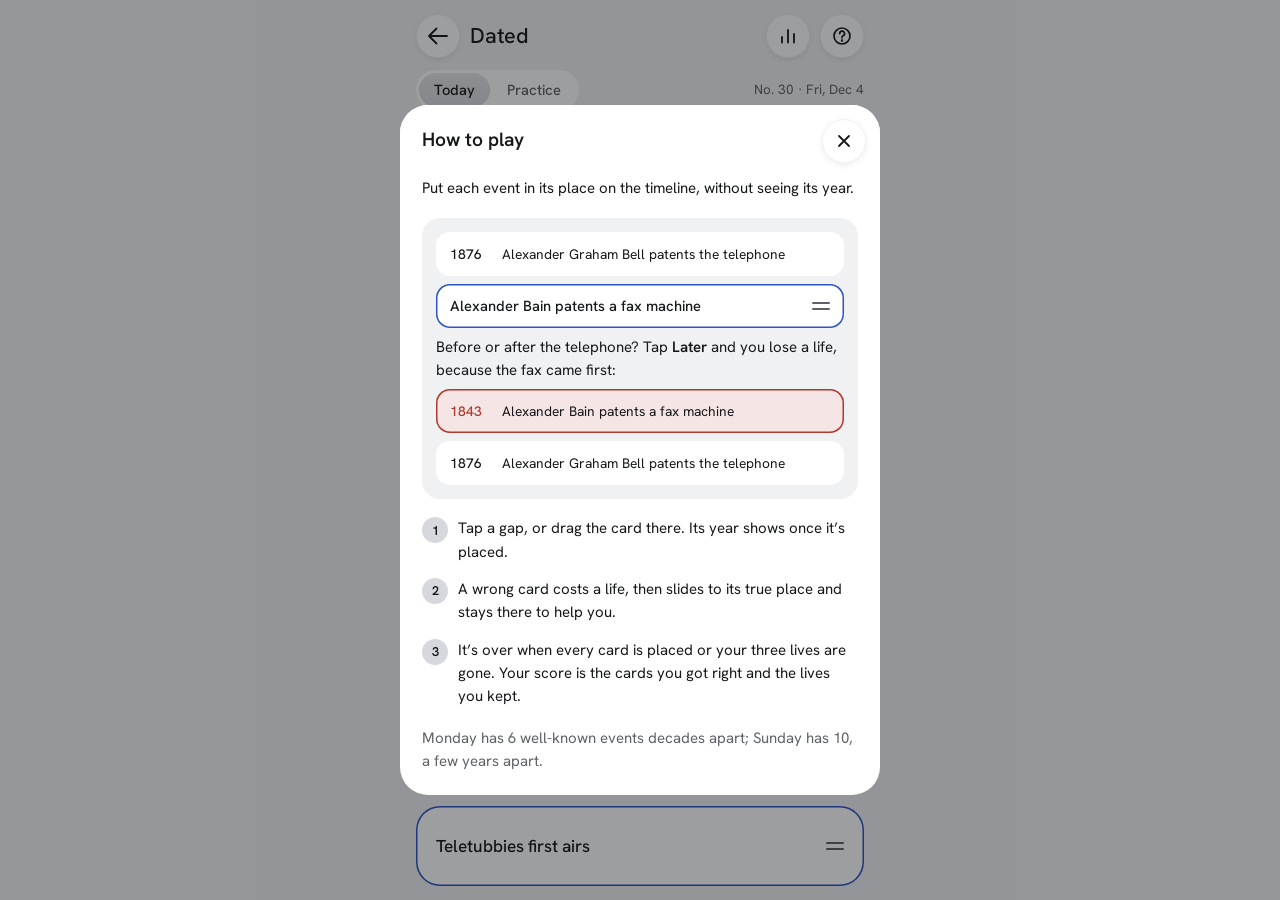
<file: web/dated/index.html>
<!doctype html>
<html lang="en">
<head>
<meta charset="utf-8">
<meta name="viewport" content="width=device-width,initial-scale=1,viewport-fit=cover,interactive-widget=resizes-content">
<meta name="referrer" content="no-referrer">
<!-- ios:cut -->
<meta name="theme-color" content="#F0F1F3" media="(prefers-color-scheme: light)">
<meta name="theme-color" content="#171719" media="(prefers-color-scheme: dark)">
<link rel="manifest" href="../manifest.json">
<link rel="apple-touch-icon" sizes="180x180" href="../icons/apple-touch-icon.png">
<meta name="apple-mobile-web-app-capable" content="yes">
<meta name="mobile-web-app-capable" content="yes">
<meta name="apple-mobile-web-app-status-bar-style" content="default">
<meta name="apple-mobile-web-app-title" content="Dailies">
<meta name="description" content="Dated: put each event in its place on the timeline, without seeing the years. A new game every day.">
<!-- ios:end -->
<title>Dated</title>
<!-- ios:cut -->
<link rel="icon" href="data:image/svg+xml,<svg xmlns=%22http://www.w3.org/2000/svg%22 viewBox=%220 0 32 32%22><rect x=%223%22 y=%223%22 width=%227.6%22 height=%227.6%22 rx=%221.9%22 fill=%22%232C53C4%22/><rect x=%2212.2%22 y=%223%22 width=%227.6%22 height=%227.6%22 rx=%221.9%22 fill=%22%232C53C4%22/><rect x=%2221.4%22 y=%223%22 width=%227.6%22 height=%227.6%22 rx=%221.9%22 fill=%22%232C53C4%22/><rect x=%223%22 y=%2212.2%22 width=%227.6%22 height=%227.6%22 rx=%221.9%22 fill=%22%232C53C4%22/><rect x=%2212.2%22 y=%2212.2%22 width=%227.6%22 height=%227.6%22 rx=%221.9%22 fill=%22%23F4C52E%22/><rect x=%2221.4%22 y=%2212.2%22 width=%227.6%22 height=%227.6%22 rx=%221.9%22 fill=%22%23A9B8E6%22/><rect x=%223%22 y=%2221.4%22 width=%227.6%22 height=%227.6%22 rx=%221.9%22 fill=%22%23A9B8E6%22/><rect x=%2212.2%22 y=%2221.4%22 width=%227.6%22 height=%227.6%22 rx=%221.9%22 fill=%22%23A9B8E6%22/><rect x=%2221.4%22 y=%2221.4%22 width=%227.6%22 height=%227.6%22 rx=%221.9%22 fill=%22%23A9B8E6%22/></svg>">
<!-- ios:end -->
<link rel="preload" href="../fonts/hanken-grotesk-latin.woff2" as="font" type="font/woff2" crossorigin>
<link rel="stylesheet" href="../shared.css?v=5">
<style>
/* The card to place is a card like the rows, told from them by its blue ring and
   the grip at its edge, which says it can be dragged. */
:root { --wrong: color-mix(in srgb, var(--neg) 13%, var(--surface)); --raised: var(--key); }
/* In dark the key grey is the card's own, so what sits on a card or a sheet is a shade lighter;
   and the wrong row is tinted from the page's black, so its red year still reads on it (4.8:1) */
@media (prefers-color-scheme: dark) { :root:not([data-theme="light"]) { --wrong: color-mix(in srgb, var(--neg) 22%, var(--bg)); --raised: var(--key-hi); } }
:root[data-theme="dark"] { --wrong: color-mix(in srgb, var(--neg) 22%, var(--bg)); --raised: var(--key-hi); }
.result .btn-secondary, .result-tag, .rule .n { background: var(--raised); }
.result-tag { color: var(--ink); }
.result .btn-secondary:active { background: var(--key-down); }
@media (hover: hover) { .result .btn-secondary:hover { background: var(--key-down); } }

/* The timeline: one list that scrolls by itself, oldest at the top. It stands on
   the card being placed, so its gaps are within a thumb's reach. Rows sit on the
   track by transform, so a card really slides to its place. */
.stage-wrap { position: relative; flex: 1; min-height: 0; display: flex; }
.line { flex: 1; min-width: 0; display: flex; flex-direction: column; padding: 8px 0 6px; overflow: hidden auto; overscroll-behavior: contain; scrollbar-width: none; touch-action: pan-y; }
.line::-webkit-scrollbar { display: none; }
/* Cut off at an edge, the list fades there, so it reads as one that scrolls */
.line.cut-top { -webkit-mask-image: linear-gradient(to bottom, transparent, #000 28px); mask-image: linear-gradient(to bottom, transparent, #000 28px); }
.line.cut-end { -webkit-mask-image: linear-gradient(to top, transparent, #000 28px); mask-image: linear-gradient(to top, transparent, #000 28px); }
.line.cut-top.cut-end { -webkit-mask-image: linear-gradient(to bottom, transparent, #000 28px, #000 calc(100% - 28px), transparent); mask-image: linear-gradient(to bottom, transparent, #000 28px, #000 calc(100% - 28px), transparent); }
/* A row holds two lines of an event at the phone's text size; sizes() makes
   it taller if the day has a longer one. */
.track { --row: max(48px, calc(2.1rem + 14px)); --gap: 14px; --end: 52px; position: relative; flex: none; margin-top: auto; user-select: none; -webkit-user-select: none; transition: height .26s ease; }
/* Over (the script marks the list): nothing left to tap, so the list goes back to
   the top, laid out without the room the two end keys took, and the result keeps
   clear of it */
.line.over { padding-bottom: 0; }
.line.over .track { --end: 0px; margin-top: 6px; }
.result { margin-top: 10px; }
.row {
  position: absolute; top: 0; left: 0; right: 0; height: var(--row);
  display: grid; grid-template-columns: minmax(50px, max-content) 1fr; align-items: center; gap: 10px; padding: 0 16px;
  background: var(--surface); border-radius: 18px; pointer-events: none;
  transform: translate(var(--x, 0), var(--y, 0));
  transition: transform .34s cubic-bezier(.3, .7, .25, 1), background-color .3s ease, opacity .3s ease;
}
.row b { font-size: 1.02rem; font-weight: 500; letter-spacing: -.01em; transition: color .25s ease; }
.row span { font-size: .86rem; line-height: 1.24; }
.row.right b { color: var(--pos); }
/* Wrong wears a ring as well as its tint, so it's told from right without the colour */
.row.wrong, .mini.wrong { background: var(--wrong); box-shadow: inset 0 0 0 1.5px var(--neg); }
.row.wrong b { color: var(--neg); }
/* Never played: an outline with nothing in it, as a letter ruled out is in Hunch */
.row.unseen { background: none; box-shadow: inset 0 0 0 1.5px var(--line); }
.row.unseen b { color: var(--muted); }
.row.moving { z-index: 1; }
.row.bump { animation: shake .32s; }
.row.fresh { opacity: 0; }
.track.still, .track.still .row, .track.still .slot { transition: none; }
@keyframes shake { 20%, 60% { translate: -4px 0; } 40%, 80% { translate: 4px 0; } }

/* A slot is the gap between two rows. A short mark shows it, and the tap target runs
   to the middle of the rows either side, so anywhere on the list lands in a slot. */
.slot {
  position: absolute; top: 0; left: 0; right: 0; z-index: 2; height: var(--gap); padding: 0;
  display: grid; place-items: center; background: none; border: 0; border-radius: 99px; touch-action: pan-y;
  transform: translateY(var(--y, 0));
  transition: transform .34s cubic-bezier(.3, .7, .25, 1);
}
.slot::before { content: ""; width: 72px; height: 4px; border-radius: 99px; background: var(--key-down); transition: background-color .12s, width .12s, height .12s; }
.slot::after { content: ""; position: absolute; left: 0; right: 0; top: calc(var(--row) / -2); bottom: calc(var(--row) / -2); }
/* The two ends are keys: Earlier above the oldest row, Later under the newest */
.slot.end { height: var(--end); font-size: .92rem; font-weight: 500; color: var(--ink); }
.slot.end::before { display: none; }
.slot.end.first::after { top: 0; }
.slot.end.last::after { bottom: 0; }
.slot.end span { display: grid; place-items: center; min-width: 9.5rem; height: calc(var(--end) - 10px); padding: 0 22px; border-radius: 99px; background: linear-gradient(var(--key-hi), var(--key)); box-shadow: var(--rim), var(--lift); transition: color .12s; }
.slot.end.first span { margin-bottom: 10px; }
.slot.end.last span { margin-top: 10px; }
.slot.on::before, .slot:active::before { width: 100%; height: 6px; background: var(--accent); }
.slot.end.on span, .slot.end:active span { background: var(--accent); color: var(--on-ink); }
@media (hover: hover) {
  .slot:hover::before { width: 100%; height: 6px; background: var(--accent); }
  .slot.end:hover span { background: var(--accent); color: var(--on-ink); }
}
/* The ring goes round the key, not the strip it sits in */
.slot.end:focus-visible { outline: none; }
.slot.end:focus-visible span { outline: 2px solid var(--accent); outline-offset: 2px; }
.slot.new { transition: none; }
.track.closed .slot { display: none; }

/* Lives left and the count; a message takes their place, then gives it back */
.tools { position: relative; display: grid; grid-template-columns: 1fr auto 1fr; align-items: center; gap: 8px; min-height: 40px; }
.count { font-size: .86rem; line-height: 1.25; color: var(--muted); text-align: center; white-space: nowrap; }
.count b { font-weight: 600; color: var(--ink); }
.count .more::before { content: " · "; }
.toast { top: 0; bottom: 0; left: 0; right: 0; display: flex; align-items: center; justify-content: center; padding: 0; transform: none; }
/* Small phones or large text: the placed count goes under the lives (in em, so a bigger font size counts too) */
.tools { container-type: inline-size; }
@container (max-width: 18.5em) {
  .count .more { display: block; }
  .count .more::before { content: none; }
}
.toast.show { transform: none; }

/* The card to place */
.deal {
  position: relative; z-index: 5; display: flex; align-items: center; gap: 14px; min-height: 80px; padding: 14px 20px; margin-bottom: 4px;
  background: var(--surface); color: var(--ink); border-radius: 24px; box-shadow: inset 0 0 0 1.5px var(--accent);
  font-size: 1.08rem; font-weight: 500; line-height: 1.3;
  touch-action: none; cursor: grab; user-select: none; -webkit-user-select: none;
  transform: translate(var(--dx, 0), var(--dy, 0)) scale(var(--s, 1));
  transition: transform .22s cubic-bezier(.3, .7, .25, 1), opacity .16s ease;
}
/* The grip: two short lines at the right edge */
.deal::after, .mini.card::after { content: ""; flex: none; width: 18px; height: 2px; margin: 0 0 6px auto; border-radius: 2px; background: var(--muted); box-shadow: 0 6px 0 var(--muted); }
/* In the air: a thicker ring, and lifted off the list */
.deal.dragging { --s: .94; cursor: grabbing; transition: none; box-shadow: inset 0 0 0 2.5px var(--accent), 0 8px 20px rgba(0, 0, 0, .22); }
.deal.gone { opacity: 0; transition: none; pointer-events: none; }
.deal.new { animation: rise .2s ease-out; }
@keyframes rise { from { opacity: 0; transform: translateY(6px); } }

/* The worked example in How to play */
.example { display: grid; gap: 8px; padding: 14px; background: var(--bg); border-radius: 18px; font-size: .94rem; }
.mini { display: grid; grid-template-columns: 44px 1fr; align-items: center; gap: 8px; min-height: 44px; padding: 8px 14px; background: var(--surface); border-radius: 14px; font-size: .86rem; line-height: 1.25; }
.mini b { font-weight: 500; }
.mini.card { display: flex; gap: 12px; box-shadow: inset 0 0 0 1.5px var(--accent); font-size: .92rem; font-weight: 500; }
.mini.wrong b { color: var(--neg); }

/* Short phones: tighter rows, and the result leaves the list more room */
@media (max-height: 640px) {
  .track { --row: max(42px, calc(2.1rem + 8px)); --gap: 10px; --end: 46px; }
  .deal { min-height: 64px; padding: 10px 18px; font-size: 1rem; }
  .tools { min-height: 32px; }
  .result { gap: 8px; padding: 10px 12px; }
  .result-title { font-size: 1.2rem; }
  .result .btn { min-height: 44px; }
  .next { min-height: 24px; }
}

@media (prefers-reduced-motion: reduce) {
  .row, .slot, .slot::before, .slot.end span, .track, .deal { transition: none; }
  .row.bump, .deal.new { animation: none; }
}
</style>
</head>
<body>
<div class="app">
  <header>
    <div class="top">
      <a class="brand" href="../index.html" aria-label="All games">
        <svg width="24" height="24" viewBox="0 0 24 24" fill="none" stroke="currentColor" stroke-width="1.8" stroke-linecap="round" stroke-linejoin="round" aria-hidden="true"><path d="M21 12H3M10.5 4.5 3 12l7.5 7.5"/></svg>
        <svg width="30" height="30" viewBox="0 0 64 64" aria-hidden="true"><rect width="64" height="64" rx="14" fill="#6A48C8"/><rect x="8" y="9" width="40" height="13" rx="3" fill="#FFFFFF"/><text x="28" y="19.2" font-size="10.5" font-weight="600" font-family="Hanken Grotesk,Segoe UI,sans-serif" text-anchor="middle" fill="#1D7548">1958</text><rect x="16" y="25.5" width="40" height="13" rx="3" fill="#FFCF33"/><text x="36" y="35.7" font-size="10.5" font-weight="600" font-family="Hanken Grotesk,Segoe UI,sans-serif" text-anchor="middle" fill="#17181B">????</text><rect x="8" y="42" width="40" height="13" rx="3" fill="#FFFFFF"/><text x="28" y="52.2" font-size="10.5" font-weight="600" font-family="Hanken Grotesk,Segoe UI,sans-serif" text-anchor="middle" fill="#1D7548">1984</text></svg>
        <h1 class="mark">Dated</h1>
      </a>
      <div class="top-right">
        <button class="icon-btn" id="statsBtn" type="button" aria-label="Stats">
          <svg width="20" height="20" viewBox="0 0 20 20" fill="none" stroke="currentColor" stroke-width="1.8" stroke-linecap="round" aria-hidden="true"><path d="M4 16.5V11M10 16.5V4M16 16.5V8"/></svg>
        </button>
        <button class="icon-btn" id="helpBtn" type="button" aria-label="How to play">
          <svg width="20" height="20" viewBox="0 0 20 20" fill="none" stroke="currentColor" stroke-width="1.7" stroke-linecap="round" aria-hidden="true"><circle cx="10" cy="10" r="8"/><path d="M7.7 7.6a2.4 2.4 0 1 1 3.3 2.2c-.6.3-1 .8-1 1.5v.5"/><circle cx="10" cy="14.6" r=".4" fill="currentColor"/></svg>
        </button>
      </div>
    </div>
    <div class="modes">
      <div class="tabs" role="tablist" aria-label="Mode">
        <button class="tab" id="tabToday" role="tab" type="button">Today</button>
        <button class="tab" id="tabPractice" role="tab" type="button">Practice</button>
      </div>
      <p class="meta" id="meta"></p>
    </div>
  </header>

  <main class="stage-wrap">
    <div class="line" id="line">
      <div class="track" id="track" role="group" aria-label="Timeline, oldest first"></div>
    </div>
  </main>

  <footer>
    <div id="play">
      <div class="tools">
        <p class="toast" id="toast" role="status"></p>
        <span></span>
        <p class="count" id="count"></p>
      </div>
      <div class="deal" id="deal" aria-live="polite"></div>
    </div>
    <section class="result" id="result" aria-live="polite" hidden>
      <div class="result-head">
        <p class="result-title" id="resTitle"></p>
        <p class="result-tag" id="resTag"></p>
      </div>
      <div class="actions">
        <button class="btn btn-secondary" id="resSecond" type="button"></button>
        <button class="btn btn-primary" id="resFirst" type="button"></button>
      </div>
      <a class="next" id="resNext" hidden></a>
      <p class="result-foot" id="resFoot"></p>
    </section>
  </footer>
</div>

<dialog class="sheet" id="helpSheet" aria-labelledby="helpTitle">
  <div class="sheet-head">
    <h2 id="helpTitle" tabindex="-1" autofocus>How to play</h2>
    <button class="icon-btn" type="button" data-close aria-label="Close">
      <svg width="18" height="18" viewBox="0 0 18 18" fill="none" stroke="currentColor" stroke-width="1.8" stroke-linecap="round" aria-hidden="true"><path d="m4 4 10 10M14 4 4 14"/></svg>
    </button>
  </div>
  <div class="sheet-body">
    <p>Put each event in its place on the timeline, without seeing its year.</p>
    <div class="example">
      <div class="mini"><b>1876</b><span>Alexander Graham Bell patents the telephone</span></div>
      <div class="mini card">Alexander Bain patents a fax machine</div>
      <span>Before or after the telephone? Tap <b>Later</b> and you lose a life, because the fax came first:</span>
      <div class="mini wrong"><b>1843</b><span>Alexander Bain patents a fax machine</span></div>
      <div class="mini"><b>1876</b><span>Alexander Graham Bell patents the telephone</span></div>
    </div>
    <div class="rules">
      <div class="rule"><span class="n">1</span><p>Tap a gap, or drag the card there. Its year shows once it’s placed.</p></div>
      <div class="rule"><span class="n">2</span><p>A wrong card costs a life, then slides to its true place and stays there to help you.</p></div>
      <div class="rule"><span class="n">3</span><p>It’s over when every card is placed or your three lives are gone. Your score is the cards you got right and the lives you kept.</p></div>
    </div>
    <p class="muted">Monday has 6 well-known events decades apart; Sunday has 10, a few years apart.</p>
  </div>
</dialog>

<dialog class="sheet" id="statsSheet" aria-labelledby="statsTitle">
  <div class="sheet-head">
    <h2 id="statsTitle" tabindex="-1" autofocus>Stats</h2>
    <button class="icon-btn" type="button" data-close aria-label="Close">
      <svg width="18" height="18" viewBox="0 0 18 18" fill="none" stroke="currentColor" stroke-width="1.8" stroke-linecap="round" aria-hidden="true"><path d="m4 4 10 10M14 4 4 14"/></svg>
    </button>
  </div>
  <div class="sheet-body" id="statsBody"></div>
</dialog>

<!-- ios:cut -->
<!-- Bump ?v= when these change, so browsers never pair this page with an old copy. -->
<!-- ios:end -->
<script src="days.js?v=3"></script>
<script src="lib.js?v=2"></script>
<script src="../clock.js?v=4"></script>
<!-- ios:cut -->
<script src="../pwa.js"></script>
<!-- ios:end -->
<script src="../next.js?v=11"></script>
<script>
(() => {
  const L = window.DatedLib, D = window.DatedDays;
  const $ = id => document.getElementById(id);
  const locale = navigator.language || 'en';
  /* ios:cut */
  // Where the game lives on the web; shared results link here, short, as chat
  // apps make a link of it. The app and the old addresses send people to the new one.
  /* ios:end */
  const SITE = `${/* ios:cut */ /^appassets\.androidplatform\.net$|\.workers\.dev$/.test(location.hostname) ? /* ios:end */ 'dailies.teloone.au' /* ios:cut */ : location.host /* ios:end */}/dated`;

  const store = {
    get(k) { try { return JSON.parse(localStorage.getItem('dated.' + k)); } catch { return null; } },
    set(k, v) { try { localStorage.setItem('dated.' + k, JSON.stringify(v)); } catch {} },
  };

  // ---- state ----
  // days: { [day]: { moves: [slot...], done, won, lives, placed } };
  // practice: the same plus the seed it was dealt from; mode: what's on screen.
  // dealt: which build of the days this was played on, since a slot only makes
  // sense against the cards it was played on.
  const DEALT = 1;
  const saved = store.get('state') || {};
  const fresh = saved.dealt === DEALT;
  const practice = fresh && saved.practice && Number.isInteger(saved.practice.seed) ? saved.practice : null;
  const state = {
    dealt: DEALT,
    days: saved.days && typeof saved.days === 'object' ? saved.days : {},
    practice,
    mode: saved.mode === 'practice' && practice ? 'practice' : 'daily',
  };
  // A rebuild changes the cards: finished days keep their result, and a game still
  // going starts again.
  for (const d of Object.keys(state.days)) {
    const rec = state.days[d];
    if (!rec || typeof rec !== 'object' || (!fresh && !rec.done)) delete state.days[d];
  }
  const save = () => { store.set('state', state); begun(); };

  let today = L.dayNumber(Clock.now(), D.epoch);
  let puzzle, play;            // the game on screen and its progress
  let busy = false;            // a card is on its way; taps wait
  let timers = [];

  const now = () => L.replay(puzzle.cards, play.moves);

  function checked(rec) {
    rec.moves = L.cleanMoves(puzzle.cards, rec.moves);
    const s = L.replay(puzzle.cards, rec.moves);
    rec.done = s.over; rec.won = s.won; rec.lives = s.lives; rec.placed = s.placed;
    return rec;
  }

  function load() {
    clearTimers();
    busy = false;
    press = null;
    if (state.mode === 'practice') {
      puzzle = L.practice(state.practice.seed, D);
      play = checked(state.practice);
    } else {
      puzzle = L.daily(today, D);
      play = checked(state.days[today] || (state.days[today] = { moves: [] }));
    }
    rows.clear();
    $('track').replaceChildren();
    slots = [];
    size = null;
  }

  const later = (fn, ms) => { timers.push(setTimeout(fn, ms)); };
  function clearTimers() { timers.forEach(clearTimeout); timers = []; }
  const still = () => matchMedia('(prefers-reduced-motion: reduce)').matches;

  // ---- toast ----
  let toastTimer = 0;
  function say(text, ms = 2200) {
    clearTimeout(toastTimer);
    const t = $('toast');
    t.textContent = text;
    t.classList.toggle('show', !!text);
    if (text && ms) toastTimer = setTimeout(() => t.classList.remove('show'), ms);
  }

  // ---- the timeline ----
  const el = (tag, cls, text) => { const e = document.createElement(tag); if (cls) e.className = cls; if (text != null) e.textContent = text; return e; };
  const rows = new Map();      // one node per card, kept for the whole game
  let slots = [];
  let order = [];              // the cards showing, top to bottom
  let cursor = 0;              // the slot keyboard focus is at

  // Row and gap heights as drawn, measured on a real row, so dragging aims at
  // the rows where they are. A row grows past its CSS height when the day's
  // longest event needs more lines at the phone's text size.
  let size = null;
  function sizes() {
    if (size) return size;
    const track = $('track'), probe = el('div', 'row');
    probe.append(el('b', '', '0000'), el('span'));
    probe.style.visibility = 'hidden';
    track.style.removeProperty('--row');
    track.append(probe);
    let row = probe.offsetHeight;
    const pad = Math.round(row - parseFloat(getComputedStyle(probe.lastChild).lineHeight) * 2);
    for (const c of puzzle.cards) {
      probe.lastChild.textContent = c.text;
      row = Math.max(row, probe.lastChild.offsetHeight + pad);
    }
    probe.remove();
    track.style.setProperty('--row', row + 'px');
    const css = getComputedStyle(track), px = name => parseFloat(css.getPropertyValue(name));
    return size = { row, gap: px('--gap'), end: px('--end') };
  }

  function rowFor(card) {
    let node = rows.get(card.id);
    if (node) return node;
    node = el('div', 'row');
    node.append(el('b'), el('span', '', card.text));
    node.setAttribute('aria-hidden', 'true');
    rows.set(card.id, node);
    $('track').append(node);
    return node;
  }

  function markRow(card, mark) {
    const node = rowFor(card);
    node.classList.remove('right', 'wrong', 'unseen');
    if (mark !== 'start') node.classList.add(mark);
    node.firstChild.textContent = card.year;
  }

  // Puts every row and slot in its place, with a gap opened at `open` for a card
  // being dragged in.
  function layout(open = null) {
    const { row, gap, end } = sizes();
    const pitch = row + gap, drop = 14;
    const n = order.length;
    const shift = i => (open !== null && i >= open ? drop : 0);
    order.forEach((card, i) => {
      rows.get(card.id).style.setProperty('--y', end + i * pitch + shift(i) + 'px');
    });
    slots.forEach((s, i) => {
      s.style.setProperty('--y', (i === 0 ? 0 : end + i * pitch - gap + shift(i) - (i === n ? 0 : drop / 2 * (open === i ? 1 : 0))) + 'px');
      s.classList.toggle('on', open === i);
    });
    $('track').style.height = end * 2 + n * pitch - gap + (open !== null ? drop : 0) + 'px';
    // A new slot starts where it belongs; only slots already showing slide.
    const added = slots.filter(s => s.classList.contains('new'));
    if (added.length) { void $('track').offsetWidth; for (const s of added) s.classList.remove('new'); }
  }

  const nameOf = card => `${card.year}, ${card.text}`;

  function buildSlots() {
    const live = !play.done && !settling;
    $('track').classList.toggle('closed', !live);
    if (!live) { for (const s of slots) s.remove(); slots = []; return; }
    const n = order.length;
    while (slots.length > n + 1) slots.pop().remove();
    while (slots.length < n + 1) {
      const b = el('button', 'slot new');
      b.type = 'button';
      $('track').append(b);
      slots.push(b);
    }
    slots.forEach((s, i) => {
      s.dataset.slot = i;
      const first = i === 0, last = i === n;
      s.classList.toggle('end', first || last);
      s.classList.toggle('first', first);
      s.classList.toggle('last', last);
      s.textContent = '';
      if (first || last) s.append(el('span', '', first ? 'Earlier' : 'Later'));
      s.setAttribute('aria-label', first ? `Earlier than ${nameOf(order[0])}` : last ? `Later than ${nameOf(order[n - 1])}` : `Between ${nameOf(order[i - 1])} and ${nameOf(order[i])}`);
      s.tabIndex = i === Math.min(cursor, n) ? 0 : -1;
    });
  }

  // Everything drawn straight from the saved game, with nothing moving.
  function drawLine() {
    const track = $('track');
    track.classList.add('still');
    const line = play.done ? L.finalLine(puzzle.cards, play.moves) : now().line;
    order = line;
    for (const c of line) markRow(c, c.mark);
    buildSlots();
    layout();
    void track.offsetWidth;
    track.classList.remove('still');
    if (play.done) { readable(); edges(); } else toEnd();
  }

  // In play the list stands on the card: taller than its box, it shows its foot,
  // with Later. Where it's cut off, top or bottom, that edge fades.
  function edges() {
    const box = $('line');
    box.classList.toggle('cut-top', box.scrollTop > 2);
    box.classList.toggle('cut-end', box.scrollHeight - box.clientHeight - box.scrollTop > 2);
  }
  function toEnd(glide = false) {
    const box = $('line');
    const top = box.scrollHeight - box.clientHeight;
    if (top > 0) box.scrollTo({ top, behavior: glide && !still() ? 'smooth' : 'auto' });
    edges();
  }
  // A game in play rests on its foot; a finished one starts at the top.
  function rest() {
    if (!play.done) return toEnd();
    $('line').scrollTop = 0;
    edges();
  }
  $('line').addEventListener('scroll', edges, { passive: true });

  // Over: rows go in timeline order for a screen reader, which no one can see.
  function readable() {
    for (const c of order) {
      const node = rows.get(c.id);
      node.removeAttribute('aria-hidden');
      $('track').append(node);
    }
  }

  function keepInView(index) {
    const { row, gap, end } = sizes();
    const box = $('line');
    const top = end + index * (row + gap);
    const margin = gap + 6;
    let to = box.scrollTop;
    if (top - margin < to) to = top - margin - (index === 0 ? end : 0);
    else if (top + row + margin > to + box.clientHeight) to = top + row + margin - box.clientHeight + (index === order.length - 1 ? end : 0);
    if (to !== box.scrollTop) box.scrollTo({ top: Math.max(0, to), behavior: still() ? 'auto' : 'smooth' });
  }

  function renderStatus() {
    const s = now();
    $('count').replaceChildren(el('b', '', String(s.lives)), ` ${s.lives === 1 ? 'life' : 'lives'} left`, el('span', 'more', `${s.placed} placed · ${s.total - s.played} to go`));
  }

  function renderCard(enter = true) {
    const s = now();
    const deal = $('deal');
    deal.classList.remove('gone', 'new', 'dragging');
    deal.style.removeProperty('--dx');
    deal.style.removeProperty('--dy');
    if (!s.next) return;
    deal.textContent = s.next.text;
    if (enter && !still()) { void deal.offsetWidth; deal.classList.add('new'); }
  }

  const dateOf = day => { const [y, m, d] = D.epoch.split('-').map(Number); return new Date(y, m - 1, d + day - 1); };
  const dayFormat = new Intl.DateTimeFormat(locale, { weekday: 'short', day: 'numeric', month: 'short' });

  function renderHeader() {
    const daily = state.mode === 'daily';
    $('tabToday').setAttribute('aria-selected', String(daily));
    $('tabPractice').setAttribute('aria-selected', String(!daily));
    const meta = $('meta');
    if (daily) return meta.replaceChildren(`No. ${today} · ${dayFormat.format(dateOf(today))}`);
    const b = el('button', 'meta-btn', 'New game');
    b.type = 'button';
    b.addEventListener('click', startPractice);
    meta.replaceChildren(b);
  }

  const wonDays = () => Object.keys(state.days).filter(d => state.days[d].won).map(Number);

  function renderResult() {
    const s = now(), daily = state.mode === 'daily';
    $('resTitle').textContent = `${s.placed} of ${s.total} placed`;
    const tag = $('resTag');
    tag.textContent = s.won ? L.livesText(s.lives) : 'Out of lives';
    tag.classList.toggle('good', s.won);
    tag.classList.toggle('bad', !s.won);
    $('resFirst').textContent = daily ? 'Share' : 'New game';
    $('resSecond').textContent = daily ? 'Practice' : 'Share';
    showNext($('resNext'), 'dated', daily);
    tickNext();
  }

  function tickNext() {
    const foot = $('resFoot');
    if (!play.done) return;
    const rec = state.days[today];
    if (!rec || !rec.done) return foot.replaceChildren(el('span', '', 'Today’s game is still to do'));
    const left = el('span');
    left.append(el('b', '', String(L.streak(wonDays(), today))), ' day streak');
    foot.replaceChildren(left, el('span', '', Clock.untilNext('game', today, L.dayNumber(Clock.now(), D.epoch))));
  }

  let settling = false;        // the game is over and the last card is still landing

  function render() {
    renderHeader();
    renderStatus();
    const over = play.done && !settling;
    // Marked for the styles: an over list is laid out from the top, with no end keys.
    $('line').classList.toggle('over', over);
    $('play').hidden = over;
    $('result').hidden = !over;
    if (over) renderResult(); else renderCard(false);
    drawLine();
    tellBack();
  }

  // ---- stats ----
  function renderStats() {
    const days = Object.keys(state.days).map(Number).filter(d => state.days[d].done);
    const body = $('statsBody');
    if (!days.length) return body.replaceChildren(el('p', 'empty', 'Finish a daily game to start your stats.'));
    const won = wonDays();
    const nums = el('div', 'numbers');
    for (const [v, label] of [
      [days.length, 'Played'],
      [Math.round(won.length / days.length * 100) + '%', 'Finished'],
      [L.streak(won, today), 'Streak'],
      [L.bestStreak(won), 'Best streak'],
    ]) {
      const n = el('p', 'num');
      n.append(el('b', '', String(v)), el('span', '', label));
      nums.append(n);
    }
    // How each game ended: lives kept, or none.
    const LABELS = ['3 lives', '2 lives', '1 life', 'Out of lives'];
    const slot = d => L.LIVES - state.days[d].lives;
    const counts = Array(LABELS.length).fill(0);
    for (const d of days) counts[slot(d)]++;
    const max = Math.max(...counts, 1);
    const dist = el('div', 'dist');
    dist.append(el('p', 'dist-title', 'Lives left'));
    counts.forEach((c, i) => {
      const row = el('div', 'bar-row');
      row.style.gridTemplateColumns = '82px 1fr';
      const bar = el('div', 'bar', String(c));
      bar.style.width = `${Math.max(8, c / max * 100)}%`;
      if (days.includes(today) && slot(today) === i) bar.classList.add('today');
      row.append(el('span', '', LABELS[i]), el('div'));
      row.lastChild.append(bar);
      dist.append(row);
    });
    body.replaceChildren(nums, dist);
  }

  // ---- sheets ----
  function openSheet(id) {
    if (id === 'statsSheet') renderStats();
    const d = $(id);
    if (!d.open) d.showModal();
    tellBack();
  }
  for (const d of document.querySelectorAll('dialog.sheet')) {
    d.addEventListener('click', e => { if (e.target === d || e.target.closest('[data-close]')) d.close(); });
    d.addEventListener('close', tellBack);
  }
  const openDialog = () => document.querySelector('dialog.sheet[open]');

  // ---- playing ----
  const locked = () => busy || play.done;

  // The card lands where it was put. A right one stays; a wrong one shows its year
  // there, a life goes, and it slides to its true place.
  function place(slot, fromBox = null) {
    if (locked()) return;
    const before = now();
    const card = before.next;
    const at = L.rightSlot(before.line, card.year);
    const right = slot === at;
    busy = true;
    cursor = at;
    say('');
    play.moves.push(slot);
    checked(play);
    if (play.done) { settling = true; report(true); }
    save();
    haptic(right ? 'tap' : 'tick');

    // In from where the card was, under the rows already there.
    const track = $('track');
    const box = fromBox || $('deal').getBoundingClientRect();
    const trackBox = track.getBoundingClientRect();
    const node = rowFor(card);
    node.classList.add('moving');
    track.classList.add('still');
    node.style.setProperty('--y', box.top - trackBox.top + 'px');
    node.firstChild.textContent = '';
    $('deal').classList.add('gone');
    order = [...before.line.slice(0, slot), card, ...before.line.slice(slot)];
    void node.offsetWidth;
    track.classList.remove('still');
    markRow(card, right ? 'right' : 'wrong');
    renderStatus();
    buildSlots();
    layout();

    const quick = still();
    if (right) {
      // Read out, not shown: the row turning green says it on screen.
      $('toast').textContent = `Right: ${card.year}`;
      keepInView(slot);
      later(() => next(node), quick ? 0 : 340);
      return;
    }
    say(`Wrong: it was ${card.year}`, 2600);
    node.classList.add('bump');
    later(() => {
      node.classList.remove('bump');
      order = [...before.line.slice(0, at), card, ...before.line.slice(at)];
      buildSlots();
      layout();
      keepInView(at);
      later(() => next(node), quick ? 0 : 400);
    }, quick ? 0 : 520);
  }

  function next(node) {
    node.classList.remove('moving');
    busy = false;
    if (!play.done) {
      buildSlots();
      renderCard();
      toEnd(true);
      if (document.activeElement && document.activeElement.classList.contains('slot')) slots[Math.min(cursor, slots.length - 1)].focus();
      return;
    }
    finish();
  }

  // Over: the cards never played join the timeline, then the result.
  function finish() {
    const line = L.finalLine(puzzle.cards, play.moves);
    const added = line.filter(c => !rows.has(c.id));
    order = line;
    for (const c of added) { markRow(c, c.mark); rows.get(c.id).classList.add('fresh'); }
    const track = $('track');
    track.classList.add('still');
    // Laid out again as an over list (see render), which has no end keys to leave room for.
    $('line').classList.add('over');
    size = null;
    layout();
    void track.offsetWidth;
    track.classList.remove('still');
    for (const c of added) rows.get(c.id).classList.remove('fresh');
    settling = false;
    $('play').hidden = true;
    $('result').hidden = false;
    renderResult();
    buildSlots();
    readable();
    edges();
    tellBack();
  }

  // Today's game begun: the home screen says Started until it's done.
  function begun() {
    const rec = state.days[today];
    /* ios:cut */
    // next.js may be an older copy, kept for offline, that hasn't got it.
    /* ios:end */
    if (/* ios:cut */ typeof markStarted === 'function' && /* ios:end */ rec && !rec.done && rec.moves.length > 0 && L.dayNumber(Clock.now(), D.epoch) === today) markStarted('dated');
  }

  // Today's result, for the hub's home screen.
  // finished: the game has just ended, rather than the page opening on it.
  function report(finished) {
    const day = L.dayNumber(Clock.now(), D.epoch);
    // Ended around midnight: its result stays up past it (Clock.keep).
    if (finished && state.mode === 'daily') Clock.keep(today, day);
    // Finished in the moments after midnight: that day's over, so the hub's new day stays open.
    if (day !== today) return;
    const rec = state.days[today];
    if (!rec || !rec.done) return;
    const total = L.daily(today, D).cards.length - 1;
    const text = rec.won ? `${rec.placed} of ${total}, ${L.livesText(rec.lives)}` : `${rec.placed} of ${total}, out of lives`;
    // Its line in Share today; should that ever fail, the result still saves.
    let card;
    try { card = L.cardText(L.replay(L.daily(today, D).cards, rec.moves)); } catch {}
    try { localStorage.setItem('hub.dated', JSON.stringify({ date: Clock.now().toDateString(), text, card, lost: !rec.won })); } catch {}
  }

  function share() {
    const text = `${L.shareText(state.mode === 'daily' ? today : 0, now())}\n${SITE}`;
    /* ios:cut */ if (app) return /* ios:end */ toApp({ type: 'share', title: 'Dated', text });
    /* ios:cut */
    if (navigator.share) return navigator.share({ text }).catch(() => {});
    navigator.clipboard.writeText(text).then(() => {
      // The toast is hidden on the result screen, so the button says it.
      const b = $(state.mode === 'daily' ? 'resFirst' : 'resSecond');
      b.textContent = 'Copied';
      setTimeout(() => { b.textContent = 'Share'; }, 1600);
    }, () => {});
    /* ios:end */
  }

  function startPractice() {
    state.practice = { seed: Math.floor(Math.random() * 2 ** 31), moves: [] };
    state.mode = 'practice';
    settling = false;
    save(); load(); say(''); render();
    rest();
  }
  function setMode(mode) {
    if (state.mode === mode) return;
    if (mode === 'practice' && (!state.practice || state.practice.done)) return startPractice();
    state.mode = mode;
    settling = false;
    save(); load(); say(''); render();
    rest();
  }

  // ---- tap, drag and keys ----
  $('track').addEventListener('click', e => {
    const s = e.target.closest('.slot');
    if (s) place(Number(s.dataset.slot));
  });

  // Arrow keys walk the gaps; Enter or Space places the card.
  $('track').addEventListener('keydown', e => {
    const s = e.target.closest('.slot');
    if (!s) return;
    const step = { ArrowUp: -1, ArrowDown: 1 }[e.key];
    if (!step) return;
    e.preventDefault();
    const at = Math.max(0, Math.min(slots.length - 1, Number(s.dataset.slot) + step));
    cursor = at;
    slots.forEach((b, i) => { b.tabIndex = i === at ? 0 : -1; });
    slots[at].focus();
    const { row, gap, end } = sizes();
    const y = at === 0 ? 0 : end + at * (row + gap) - gap;
    const box = $('line');
    if (y < box.scrollTop + end) box.scrollTop = Math.max(0, y - end);
    else if (y + end > box.scrollTop + box.clientHeight) box.scrollTop = y + end * 2 - box.clientHeight;
  });

  // A press on the card becomes a drag once it moves. Under a finger the card rides
  // above the touch, so it can be seen, and that's what's aimed.
  let press = null;
  let dragFrame = 0;

  function slotAt(y) {
    const { row, gap, end } = sizes();
    const box = $('line').getBoundingClientRect();
    const pitch = row + gap;
    const n = order.length;
    if (y < box.top - 8 || y > box.bottom + 40) return null;
    const inTrack = y - $('track').getBoundingClientRect().top;
    return Math.max(0, Math.min(n, Math.round((inTrack - end + gap / 2) / pitch)));
  }

  function aim() {
    if (!press || !press.drag) return;
    const box = $('line');
    const edge = box.getBoundingClientRect();
    if (press.aimY < edge.top + 30) box.scrollTop -= 7;
    else if (press.aimY > edge.bottom - 30) box.scrollTop += 7;
    const slot = slotAt(press.aimY);
    if (slot !== press.over) { press.over = slot; layout(slot); }
    dragFrame = requestAnimationFrame(aim);
  }

  function endPress() {
    cancelAnimationFrame(dragFrame);
    const p = press;
    press = null;
    return p;
  }

  const deal = $('deal');
  deal.addEventListener('pointerdown', e => {
    if (locked() || e.button || press) return;
    deal.setPointerCapture(e.pointerId);
    press = { id: e.pointerId, x: e.clientX, y: e.clientY, aimY: e.clientY, drag: false, over: null, lift: e.pointerType === 'mouse' ? 0 : 56 };
  });
  deal.addEventListener('pointermove', e => {
    if (!press || e.pointerId !== press.id) return;
    const dx = e.clientX - press.x, dy = e.clientY - press.y;
    const away = Math.hypot(dx, dy);
    if (!press.drag) {
      if (away < 7) return;
      press.drag = true;
      deal.classList.add('dragging');
      dragFrame = requestAnimationFrame(aim);
    }
    // The lift grows with the move, so the card never jumps.
    const lift = Math.min(press.lift, away);
    deal.style.setProperty('--dx', dx + 'px');
    deal.style.setProperty('--dy', dy - lift + 'px');
    press.aimY = e.clientY - lift;
  });
  deal.addEventListener('pointerup', e => {
    if (!press || e.pointerId !== press.id) return;
    const p = endPress();
    if (!p.drag) return say('Tap a gap, or drag the card');
    const box = deal.getBoundingClientRect();
    deal.classList.remove('dragging');
    if (p.over === null) return renderCard(false);
    place(p.over, box);
  });
  const dropPress = e => {
    if (!press || e.pointerId !== press.id) return;
    endPress();
    renderCard(false);
    layout();
  };
  deal.addEventListener('pointercancel', dropPress);
  deal.addEventListener('lostpointercapture', dropPress);

  $('resFirst').addEventListener('click', () => state.mode === 'daily' ? share() : startPractice());
  $('resSecond').addEventListener('click', () => state.mode === 'daily' ? setMode('practice') : share());
  $('tabToday').addEventListener('click', () => setMode('daily'));
  $('tabPractice').addEventListener('click', () => setMode('practice'));
  $('helpBtn').addEventListener('click', () => openSheet('helpSheet'));
  $('statsBtn').addEventListener('click', () => openSheet('statsSheet'));

  /* ios:cut */
  // Android Back: close a sheet, then leave practice. After that the app
  // goes back to the hub.
  /* ios:end */
  window.ladderBack = () => {
    const d = openDialog();
    if (d) { d.close(); return true; }
    if (state.mode !== 'practice') return false;
    setMode('daily');
    return true;
  };
  function tellBack() { toApp({ type: 'back', enabled: !!openDialog() || state.mode === 'practice' }); }

  addEventListener('resize', () => { if (!busy && !press) { size = null; drawLine(); } });
  // The font arriving can change how many lines an event takes.
  document.fonts.ready.then(() => { if (!busy && !press) { size = null; drawLine(); } });
  // A new day while the game sits open (or comes back from the background).
  function checkDay() {
    const day = L.dayNumber(Clock.now(), D.epoch);
    if (day !== today) {
      // A daily in hand at midnight is finished first and counts for its day;
      // finished after midnight, its result stays up while it's read or shared.
      if (state.mode === 'daily' && Clock.hold(today, play.moves.length > 0, play.done)) return settling || tickNext();
      today = day;
      if (state.mode === 'daily') { settling = false; load(); $('line').scrollTop = 0; }
      say('');
      render();
    } else if (play.done && !settling) tickNext();
  }
  document.addEventListener('visibilitychange', () => { if (!document.hidden) checkDay(); });
  addEventListener('clock', checkDay);
  setInterval(() => { if (!document.hidden) checkDay(); }, 30000);

  /* ios:cut */
  // ---- Android app bridge (absent in a browser) ----
  /* ios:end */
  const app = window.ladderApp/* ios:cut */ || null/* ios:end */;
  function toApp(msg) {
    /* ios:cut */
    if (!app) return;
    /* ios:end */
    try { app.postMessage(JSON.stringify(msg)); } catch {}
  }
  function haptic(kind = 'tap') { toApp({ type: 'haptic', kind }); }

  // ---- boot ----
  // Back on a new day: open on today's game, not yesterday's practice.
  if (store.get('lastDay') !== today) { store.set('lastDay', today); state.mode = 'daily'; }
  load();
  report();
  render();
  // First visit: how to play, once.
  if (!store.get('seenHelp')) { store.set('seenHelp', true); openSheet('helpSheet'); }
})();
</script>
</body>
</html>
</file>
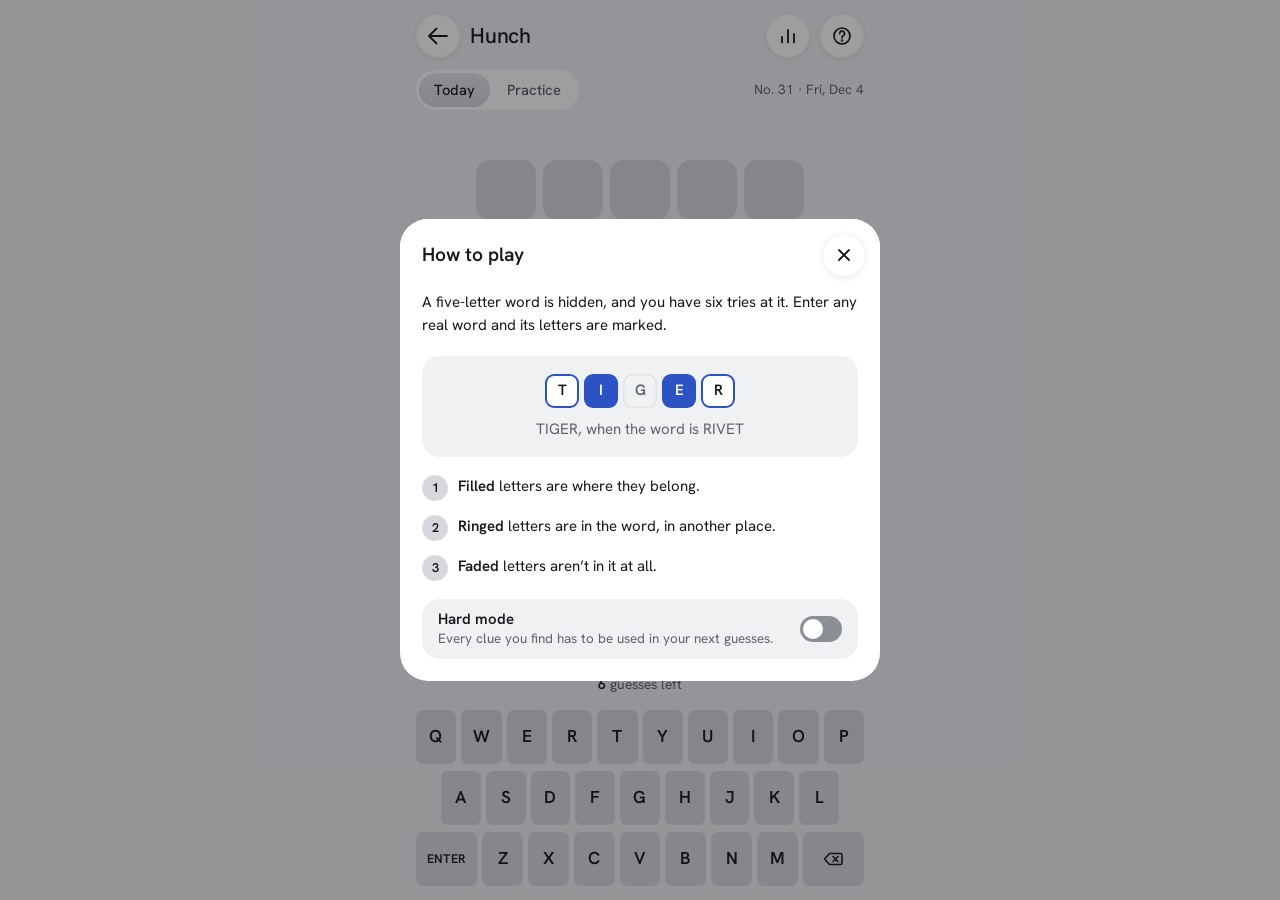
<file: web/hunch/index.html>
<!doctype html>
<html lang="en">
<head>
<meta charset="utf-8">
<meta name="viewport" content="width=device-width,initial-scale=1,viewport-fit=cover,interactive-widget=resizes-content">
<meta name="referrer" content="no-referrer">
<!-- ios:cut -->
<meta name="theme-color" content="#F0F1F3" media="(prefers-color-scheme: light)">
<meta name="theme-color" content="#171719" media="(prefers-color-scheme: dark)">
<link rel="manifest" href="../manifest.json">
<link rel="apple-touch-icon" sizes="180x180" href="../icons/apple-touch-icon.png">
<meta name="apple-mobile-web-app-capable" content="yes">
<meta name="mobile-web-app-capable" content="yes">
<meta name="apple-mobile-web-app-status-bar-style" content="default">
<meta name="apple-mobile-web-app-title" content="Dailies">
<meta name="description" content="Hunch: a new hidden word every day and six tries to find it.">
<!-- ios:end -->
<title>Hunch</title>
<!-- ios:cut -->
<link rel="icon" href="data:image/svg+xml,<svg xmlns=%22http://www.w3.org/2000/svg%22 viewBox=%220 0 32 32%22><rect x=%223%22 y=%223%22 width=%227.6%22 height=%227.6%22 rx=%221.9%22 fill=%22%232C53C4%22/><rect x=%2212.2%22 y=%223%22 width=%227.6%22 height=%227.6%22 rx=%221.9%22 fill=%22%232C53C4%22/><rect x=%2221.4%22 y=%223%22 width=%227.6%22 height=%227.6%22 rx=%221.9%22 fill=%22%232C53C4%22/><rect x=%223%22 y=%2212.2%22 width=%227.6%22 height=%227.6%22 rx=%221.9%22 fill=%22%232C53C4%22/><rect x=%2212.2%22 y=%2212.2%22 width=%227.6%22 height=%227.6%22 rx=%221.9%22 fill=%22%23F4C52E%22/><rect x=%2221.4%22 y=%2212.2%22 width=%227.6%22 height=%227.6%22 rx=%221.9%22 fill=%22%23A9B8E6%22/><rect x=%223%22 y=%2221.4%22 width=%227.6%22 height=%227.6%22 rx=%221.9%22 fill=%22%23A9B8E6%22/><rect x=%2212.2%22 y=%2221.4%22 width=%227.6%22 height=%227.6%22 rx=%221.9%22 fill=%22%23A9B8E6%22/><rect x=%2221.4%22 y=%2221.4%22 width=%227.6%22 height=%227.6%22 rx=%221.9%22 fill=%22%23A9B8E6%22/></svg>">
<!-- ios:end -->
<link rel="preload" href="../fonts/hanken-grotesk-latin.woff2" as="font" type="font/woff2" crossorigin>
<link rel="stylesheet" href="../shared.css?v=5">
<style>
/* Filled is in place, ringed is elsewhere in the word, faded isn't in it:
   told apart by shape, all in the one blue, which follows the theme. */
:root { --hit: var(--accent); --on-hit: var(--on-ink); }

/* The guesses: a row for each one so far and one for the next, growing down
   from the top. */
.stage-wrap { position: relative; flex: 1; min-height: 0; display: flex; }
.stage { position: relative; flex: 1; min-width: 0; display: grid; justify-items: center; align-content: start; padding: 50px 0 14px; overflow: hidden auto; overscroll-behavior: contain; scrollbar-width: none; }
.stage::-webkit-scrollbar { display: none; }
.guesses { --tile: 54px; --gap: 7px; display: grid; gap: var(--gap); }
.row { display: grid; grid-template-columns: repeat(5, var(--tile)); gap: var(--gap); }
.tile {
  display: grid; place-items: center;
  width: var(--tile); height: var(--tile);
  background: var(--surface); border-radius: 14px;
  font-size: calc(var(--tile) * .44); font-weight: 600; line-height: 1; text-transform: uppercase;
}
.row.entry .tile { background: var(--key); }
.row.entry .tile:not(:empty) { background: var(--surface); }
.tile.hit { background: var(--hit); color: var(--on-hit); }
.tile.near { box-shadow: inset 0 0 0 3px var(--hit); }
.tile.miss { background: none; box-shadow: inset 0 0 0 1.5px var(--line); color: var(--muted); }
/* A new guess shows its marks one letter at a time */
.row.new .tile { animation: land .24s ease-out both; animation-delay: calc(var(--i) * 90ms); }
@keyframes land { from { background: var(--surface); color: var(--ink); box-shadow: none; transform: scale(.92); } }
.row.bad .tile { color: var(--neg); }
.row.bad { animation: shake .32s; }
@keyframes shake { 20%, 60% { transform: translateX(-5px); } 40%, 80% { transform: translateX(5px); } }

.tools { display: grid; place-items: center; min-height: 40px; margin-bottom: 6px; }
.count { font-size: .86rem; color: var(--muted); }
.count b { font-weight: 600; color: var(--ink); }

.key.hit { background: var(--hit); color: var(--on-hit); }
.key.near { box-shadow: inset 0 0 0 2px var(--hit); }
/* A letter ruled out loses its key, so what's left to try stands out */
.key.miss { background: none; color: var(--line-strong); }

.example { display: grid; justify-items: center; padding: 18px 0 16px; background: var(--bg); border-radius: 18px; }
.example .row { --tile: 34px; --gap: 5px; }
.example .tile { border-radius: 9px; }
.example .tile.near { box-shadow: inset 0 0 0 2px var(--hit); }
.example-cap { margin-top: 10px; font-size: .8rem; color: var(--muted); text-align: center; }

@media (prefers-reduced-motion: reduce) {
  .row.new .tile, .row.bad { animation: none; }
}
@media (max-height: 640px) { .stage { padding-top: 40px; } }
</style>
</head>
<body>
<div class="app">
  <header>
    <div class="top">
      <a class="brand" href="../index.html" aria-label="All games">
        <svg width="24" height="24" viewBox="0 0 24 24" fill="none" stroke="currentColor" stroke-width="1.8" stroke-linecap="round" stroke-linejoin="round" aria-hidden="true"><path d="M21 12H3M10.5 4.5 3 12l7.5 7.5"/></svg>
        <svg width="30" height="30" viewBox="0 0 64 64" aria-hidden="true"><rect width="64" height="64" rx="14" fill="#232C66"/><path fill="#FFCF33" d="M32 6.5a13.5 13.5 0 0 0-8.1 24.3c2 1.6 2.7 3.3 2.7 5.2h10.8c0-1.9.7-3.6 2.7-5.2A13.5 13.5 0 0 0 32 6.5Z"/><rect x="27.2" y="33.6" width="9.6" height="4" rx="2" fill="#FFFFFF"/><rect x="7" y="43" width="9.6" height="9.6" rx="2" fill="#7C84A8"/><rect x="18.4" y="44.2" width="7.2" height="7.2" rx="1" fill="none" stroke="#85A2FF" stroke-width="2.4"/><rect x="27.4" y="43" width="9.6" height="9.6" rx="2" fill="#7C84A8"/><rect x="37.6" y="43" width="9.6" height="9.6" rx="2" fill="#85A2FF"/><rect x="47.8" y="43" width="9.6" height="9.6" rx="2" fill="#85A2FF"/></svg>
        <h1 class="mark">Hunch</h1>
      </a>
      <div class="top-right">
        <button class="icon-btn" id="statsBtn" type="button" aria-label="Stats">
          <svg width="20" height="20" viewBox="0 0 20 20" fill="none" stroke="currentColor" stroke-width="1.8" stroke-linecap="round" aria-hidden="true"><path d="M4 16.5V11M10 16.5V4M16 16.5V8"/></svg>
        </button>
        <button class="icon-btn" id="helpBtn" type="button" aria-label="How to play">
          <svg width="20" height="20" viewBox="0 0 20 20" fill="none" stroke="currentColor" stroke-width="1.7" stroke-linecap="round" aria-hidden="true"><circle cx="10" cy="10" r="8"/><path d="M7.7 7.6a2.4 2.4 0 1 1 3.3 2.2c-.6.3-1 .8-1 1.5v.5"/><circle cx="10" cy="14.6" r=".4" fill="currentColor"/></svg>
        </button>
      </div>
    </div>
    <div class="modes">
      <div class="tabs" role="tablist" aria-label="Mode">
        <button class="tab" id="tabToday" role="tab" type="button">Today</button>
        <button class="tab" id="tabPractice" role="tab" type="button">Practice</button>
      </div>
      <p class="meta" id="meta"></p>
    </div>
  </header>

  <main class="stage-wrap">
    <p class="toast" id="toast" role="status"></p>
    <div class="stage" id="stage">
      <div class="guesses" id="guesses" aria-label="Your guesses"></div>
    </div>
  </main>

  <footer>
    <div id="play">
      <div class="tools"><p class="count" id="count"></p></div>
      <div class="keys" id="keys" aria-label="Letters"></div>
    </div>
    <section class="result" id="result" aria-live="polite" hidden>
      <div class="result-head">
        <p class="result-title" id="resTitle"></p>
        <p class="result-tag" id="resTag"></p>
      </div>
      <div class="actions">
        <button class="btn btn-secondary" id="resSecond" type="button"></button>
        <button class="btn btn-primary" id="resFirst" type="button"></button>
      </div>
      <a class="next" id="resNext" hidden></a>
      <p class="result-foot" id="resFoot"></p>
    </section>
  </footer>
</div>

<dialog class="sheet" id="helpSheet" aria-labelledby="helpTitle">
  <div class="sheet-head">
    <h2 id="helpTitle" tabindex="-1" autofocus>How to play</h2>
    <button class="icon-btn" type="button" data-close aria-label="Close">
      <svg width="18" height="18" viewBox="0 0 18 18" fill="none" stroke="currentColor" stroke-width="1.8" stroke-linecap="round" aria-hidden="true"><path d="m4 4 10 10M14 4 4 14"/></svg>
    </button>
  </div>
  <div class="sheet-body">
    <p>A five-letter word is hidden, and you have six tries at it. Enter any real word and its letters are marked.</p>
    <div class="example">
      <div class="row" role="img" aria-label="Example: TIGER when the word is RIVET. T elsewhere, I in place, G not in the word, E in place, R elsewhere"><span class="tile near">t</span><span class="tile hit">i</span><span class="tile miss">g</span><span class="tile hit">e</span><span class="tile near">r</span></div>
      <p class="example-cap">TIGER, when the word is RIVET</p>
    </div>
    <div class="rules">
      <div class="rule"><span class="n">1</span><p><b>Filled</b> letters are where they belong.</p></div>
      <div class="rule"><span class="n">2</span><p><b>Ringed</b> letters are in the word, in another place.</p></div>
      <div class="rule"><span class="n">3</span><p><b>Faded</b> letters aren’t in it at all.</p></div>
    </div>
    <button class="mode-row" id="hardBtn" type="button" role="switch" aria-checked="false">
      <span><b>Hard mode</b><small id="hardNote"></small></span>
      <span class="switch" aria-hidden="true"></span>
    </button>
  </div>
</dialog>

<dialog class="sheet" id="statsSheet" aria-labelledby="statsTitle">
  <div class="sheet-head">
    <h2 id="statsTitle" tabindex="-1" autofocus>Stats</h2>
    <button class="icon-btn" type="button" data-close aria-label="Close">
      <svg width="18" height="18" viewBox="0 0 18 18" fill="none" stroke="currentColor" stroke-width="1.8" stroke-linecap="round" aria-hidden="true"><path d="m4 4 10 10M14 4 4 14"/></svg>
    </button>
  </div>
  <div class="sheet-body" id="statsBody"></div>
</dialog>

<!-- ios:cut -->
<!-- Bump ?v= when these change, so browsers never pair this page with an old copy. -->
<!-- ios:end -->
<script src="words.js?v=2"></script>
<script src="lib.js?v=6"></script>
<script src="../clock.js?v=4"></script>
<!-- ios:cut -->
<script src="../pwa.js"></script>
<!-- ios:end -->
<script src="../next.js?v=11"></script>
<script>
(() => {
  const L = window.HunchLib, D = window.HunchWords;
  const dict = L.dictionary(D);
  const $ = id => document.getElementById(id);
  const locale = navigator.language || 'en';
  /* ios:cut */
  // Where the game lives on the web; shared results link here, short, as chat
  // apps make a link of it. The app and the old addresses send people to the new one.
  /* ios:end */
  const SITE = `${/* ios:cut */ /^appassets\.androidplatform\.net$|\.workers\.dev$/.test(location.hostname) ? /* ios:end */ 'dailies.teloone.au' /* ios:cut */ : location.host /* ios:end */}/hunch`;

  const store = {
    get(k) { try { return JSON.parse(localStorage.getItem('hunch.' + k)); } catch { return null; } },
    set(k, v) { try { localStorage.setItem('hunch.' + k, JSON.stringify(v)); } catch {} },
  };

  // ---- state ----
  // days: { [day]: { guesses: [...words], done, won, hard } }, hard if it was
  // played that way throughout; practice: the same plus its answer, if there
  // is one; hard: every clue has to be used; mode: which is on screen.
  const saved = store.get('state') || {};
  const state = {
    days: saved.days && typeof saved.days === 'object' ? saved.days : {},
    practice: saved.practice || null,
    hard: !!saved.hard,
    mode: saved.mode === 'practice' && saved.practice ? 'practice' : 'daily',
  };
  const save = () => { store.set('state', state); begun(); };

  let today = L.dayNumber(Clock.now(), D.epoch);
  let answer, play;            // the word on screen and its progress
  let typed = '';              // the next guess, as far as it's typed
  let fresh = false;           // reveal the newest guess once
  let bad = false;             // a refused guess, shown briefly: true, or 'wipe' to clear it
  let badTimer = 0;

  function load() {
    if (state.mode === 'practice') {
      play = state.practice;
      answer = play.answer;
    } else {
      answer = L.daily(today, dict);
      play = state.days[today] || (state.days[today] = { guesses: [], done: false, won: false });
    }
    typed = ''; bad = false;
  }

  // ---- toast ----
  let toastTimer = 0;
  function say(text, tone = '', ms = 2200) {
    clearTimeout(toastTimer);
    const t = $('toast');
    t.textContent = text;
    t.classList.toggle('warn', tone === 'warn');
    t.classList.toggle('show', !!text);
    if (text && ms) toastTimer = setTimeout(() => t.classList.remove('show'), ms);
  }

  // ---- drawing ----
  const el = (tag, cls, text) => { const e = document.createElement(tag); if (cls) e.className = cls; if (text != null) e.textContent = text; return e; };
  const SAID = { hit: 'in place', near: 'elsewhere', miss: 'not in the word' };

  function drawEntry(row) {
    row.className = bad ? 'row entry bad' : 'row entry';
    row.setAttribute('role', 'img');
    row.replaceChildren();
    for (let i = 0; i < L.LEN; i++) row.append(el('span', 'tile', typed[i] || ''));
    row.setAttribute('aria-label', typed ? `Next guess: ${typed.toUpperCase()}` : 'Type a guess');
    return row;
  }
  function renderEntry() {
    const row = $('guesses').querySelector('.entry');
    if (row) drawEntry(row);
  }

  // A guess as a screen reader says it, as the colours can't be.
  const said = g => { const m = L.marks(g, answer); return [...g].map((c, j) => `${c.toUpperCase()} ${SAID[m[j]]}`).join(', '); };

  function renderGuesses() {
    const rows = play.guesses.map((g, i) => {
      const m = L.marks(g, answer);
      const row = el('div', fresh && i === play.guesses.length - 1 ? 'row new' : 'row');
      row.setAttribute('role', 'img');
      row.setAttribute('aria-label', said(g));
      m.forEach((mark, j) => {
        const t = el('span', `tile ${mark}`, g[j]);
        t.style.setProperty('--i', j);
        row.append(t);
      });
      return row;
    });
    if (!play.done) rows.push(drawEntry(el('div')));
    $('guesses').replaceChildren(...rows);
    fresh = false;
    fit();
  }

  function renderKeys() {
    const known = L.letters(play.guesses, answer);
    for (const k of $('keys').querySelectorAll('[data-key]')) {
      if (k.dataset.key.length > 1) continue;
      const mark = known[k.dataset.key];
      k.classList.remove('hit', 'near', 'miss');
      if (mark) { k.classList.add(mark); k.setAttribute('aria-label', `${k.dataset.key.toUpperCase()}, ${SAID[mark]}`); }
      else k.removeAttribute('aria-label');
    }
  }

  // One tile size for every game: room for all six guesses. On a short screen
  // or with large text they can still outgrow the stage, so the row being
  // typed (or the last guess) is kept in view and the first ones scroll off.
  function fit() {
    const stage = $('stage');
    if (!(play.done && $('guesses').style.getPropertyValue('--tile'))) {
      const h = stage.clientHeight - 64, w = Math.min(stage.clientWidth, 360);
      const tile = Math.max(28, Math.min(60, Math.floor(Math.min(h / 6.8, (w - 28) / 5))));
      $('guesses').style.setProperty('--tile', tile + 'px');
    }
    follow();
  }
  function follow() {
    const stage = $('stage'), last = $('guesses').lastElementChild;
    if (last) stage.scrollTop = Math.max(0, last.offsetTop + last.offsetHeight + 14 - stage.clientHeight);
  }
  // The result takes more room than the keyboard.
  new ResizeObserver(follow).observe($('stage'));

  const dateOf = day => { const [y, m, d] = D.epoch.split('-').map(Number); return new Date(y, m - 1, d + day - 1); };
  const dayFormat = new Intl.DateTimeFormat(locale, { weekday: 'short', day: 'numeric', month: 'short' });

  function renderHeader() {
    const daily = state.mode === 'daily';
    $('tabToday').setAttribute('aria-selected', String(daily));
    $('tabPractice').setAttribute('aria-selected', String(!daily));
    const meta = $('meta');
    if (daily) return meta.replaceChildren(`No. ${today} · ${dayFormat.format(dateOf(today))}`);
    const b = el('button', 'meta-btn', 'New word');
    b.type = 'button';
    b.addEventListener('click', startPractice);
    meta.replaceChildren(b);
  }

  const wonDays = () => Object.keys(state.days).filter(d => state.days[d].won).map(Number);

  function renderResult() {
    const n = play.guesses.length, daily = state.mode === 'daily';
    $('resTitle').textContent = play.won ? `Got it in ${n}` : `It was ${answer.toUpperCase()}`;
    const tag = $('resTag');
    tag.textContent = (play.won ? `${n} of ${L.TRIES}` : 'Out of tries') + (play.hard ? ' · Hard' : '');
    tag.classList.toggle('good', play.won);
    tag.classList.toggle('bad', !play.won);
    $('resFirst').textContent = daily ? 'Share' : 'New word';
    $('resSecond').textContent = daily ? 'Practice' : 'Share';
    showNext($('resNext'), 'hunch', daily);
    tickNext();
  }

  function tickNext() {
    const foot = $('resFoot');
    if (!play.done) return;
    const rec = state.days[today];
    if (!rec || !rec.done) return foot.replaceChildren(el('span', '', 'Today’s word is still to do'));
    const left = el('span');
    left.append(el('b', '', String(L.streak(wonDays(), today))), ' day streak');
    foot.replaceChildren(left, el('span', '', Clock.untilNext('word', today, L.dayNumber(Clock.now(), D.epoch))));
  }

  function render() {
    renderHeader();
    renderGuesses();
    renderKeys();
    const left = L.TRIES - play.guesses.length;
    $('count').replaceChildren(el('b', '', String(left)), left === 1 ? ' guess left' : ' guesses left');
    $('play').hidden = play.done;
    $('result').hidden = !play.done;
    if (play.done) renderResult();
    showHard();
    tellBack();
  }

  // ---- stats ----
  function renderStats() {
    const days = Object.keys(state.days).map(Number).filter(d => state.days[d].done);
    const body = $('statsBody');
    if (!days.length) return body.replaceChildren(el('p', 'empty', 'Finish a daily word to start your stats.'));
    const won = wonDays();
    const nums = el('div', 'numbers');
    for (const [v, label] of [
      [days.length, 'Played'],
      [Math.round(won.length / days.length * 100) + '%', 'Won'],
      [L.streak(won, today), 'Streak'],
      [L.bestStreak(won), 'Best streak'],
    ]) {
      const n = el('p', 'num');
      n.append(el('b', '', String(v)), el('span', '', label));
      nums.append(n);
    }
    const counts = Array(L.TRIES).fill(0);
    for (const d of won) counts[state.days[d].guesses.length - 1]++;
    const max = Math.max(...counts, 1);
    const rec = state.days[today];
    const dist = el('div', 'dist');
    dist.append(el('p', 'dist-title', 'Guesses'));
    counts.forEach((c, i) => {
      const row = el('div', 'bar-row');
      const bar = el('div', 'bar', String(c));
      bar.style.width = `${Math.max(8, c / max * 100)}%`;
      if (rec && rec.won && rec.guesses.length === i + 1) bar.classList.add('today');
      row.append(el('span', '', String(i + 1)), el('div'));
      row.lastChild.append(bar);
      dist.append(row);
    });
    body.replaceChildren(nums, dist);
  }

  // ---- hard mode ----
  // It can be turned off at any time, but only on before a first guess.
  function showHard() {
    const locked = !state.hard && play.guesses.length > 0 && !play.done;
    $('hardBtn').setAttribute('aria-checked', String(state.hard));
    $('hardBtn').disabled = locked;
    $('hardNote').textContent = locked ? 'Can only be turned on before your first guess.' : 'Every clue you find has to be used in your next guesses.';
  }
  $('hardBtn').addEventListener('click', () => {
    state.hard = !state.hard;
    if (!state.hard && !play.done) play.hard = false;
    save(); showHard();
  });

  // ---- sheets ----
  function openSheet(id) {
    if (id === 'statsSheet') renderStats();
    const d = $(id);
    if (!d.open) d.showModal();
    tellBack();
  }
  for (const d of document.querySelectorAll('dialog.sheet')) {
    d.addEventListener('click', e => { if (e.target === d || e.target.closest('[data-close]')) d.close(); });
    d.addEventListener('close', tellBack);
  }
  const openDialog = () => document.querySelector('dialog.sheet[open]');

  // ---- playing ----
  function press(letter) {
    settle();
    if (typed.length < L.LEN) typed += letter;
    renderEntry();
  }

  function erase() {
    settle();
    typed = typed.slice(0, -1);
    renderEntry();
  }

  function enter() {
    if (play.done || bad) return;
    const next = typed;
    if (next.length < L.LEN) return say('Type all five letters', 'warn');
    if (!dict.all.has(next)) return reject(`${next.toUpperCase()} isn’t a valid word`, 'wipe');
    if (play.guesses.includes(next)) return reject(`You’ve already tried ${next.toUpperCase()}`, 'wipe');
    const missed = state.hard && L.missedClue(next, play.guesses, answer);
    if (missed) return reject(missed);
    if (!play.guesses.length) play.hard = state.hard;
    else if (!state.hard) play.hard = false;
    play.guesses.push(next);
    typed = ''; fresh = true;
    // Read out, not shown: the new row's colours say it on screen.
    say('');
    $('toast').textContent = said(next);
    if (next === answer || play.guesses.length === L.TRIES) finish(next === answer);
    save();
    render();
  }

  // A refused try shakes. Something that isn't a word, or a repeat ('wipe'),
  // clears for a fresh go; a word that misses a clue stays to be fixed.
  function reject(text, how = true) {
    haptic('tick');
    bad = how;
    say(text, 'warn');
    renderEntry();
    clearTimeout(badTimer);
    badTimer = setTimeout(() => { settle(); renderEntry(); }, 450);
  }
  function settle() {
    clearTimeout(badTimer);
    if (bad === 'wipe') typed = '';
    bad = false;
  }

  function finish(won) {
    play.done = true;
    play.won = won;
    haptic('tick');
    report(true);
  }

  // Today's game begun: the home screen says Started until it's done.
  function begun() {
    const rec = state.days[today];
    /* ios:cut */
    // next.js may be an older copy, kept for offline, that hasn't got it.
    /* ios:end */
    if (/* ios:cut */ typeof markStarted === 'function' && /* ios:end */ rec && !rec.done && rec.guesses.length > 0 && L.dayNumber(Clock.now(), D.epoch) === today) markStarted('hunch');
  }

  // Today's result, for the hub's home screen.
  // finished: the game has just ended, rather than the page opening on it.
  function report(finished) {
    const day = L.dayNumber(Clock.now(), D.epoch);
    // Ended around midnight: its result stays up past it (Clock.keep).
    if (finished && state.mode === 'daily') Clock.keep(today, day);
    // Finished in the moments after midnight: that day's over, so the hub's new day stays open.
    if (day !== today) return;
    const rec = state.days[today];
    if (!rec || !rec.done) return;
    const text = rec.won ? `Got it in ${rec.guesses.length}` : 'Out of tries';
    // Its line in Share today; should that ever fail, the result still saves.
    let card;
    try { card = L.cardText(rec.guesses, L.daily(today, dict), !!rec.hard); } catch {}
    try { localStorage.setItem('hub.hunch', JSON.stringify({ date: Clock.now().toDateString(), text, card, lost: !rec.won })); } catch {}
  }

  function share() {
    const text = `${L.shareText(state.mode === 'daily' ? today : 0, play.guesses, answer, play.hard)}\n${SITE}`;
    /* ios:cut */ if (app) return /* ios:end */ toApp({ type: 'share', title: 'Hunch', text });
    /* ios:cut */
    if (navigator.share) return navigator.share({ text }).catch(() => {});
    navigator.clipboard.writeText(text).then(() => say('Copied to share'), () => {});
    /* ios:end */
  }

  function startPractice() {
    const word = dict.answers[Math.floor(Math.random() * dict.answers.length)];
    state.practice = { answer: word, guesses: [], done: false, won: false };
    state.mode = 'practice';
    save(); load(); say(''); render();
  }
  function setMode(mode) {
    if (state.mode === mode) return;
    if (mode === 'practice' && (!state.practice || state.practice.done)) return startPractice();
    state.mode = mode;
    save(); load(); say(''); render();
  }

  // ---- keyboard ----
  const ROWS = ['qwertyuiop', 'asdfghjkl', 'zxcvbnm'];
  const backspace = '<svg width="22" height="18" viewBox="0 0 22 18" aria-hidden="true"><path d="M7.5 3.5h11a1.5 1.5 0 0 1 1.5 1.5v8a1.5 1.5 0 0 1-1.5 1.5h-11L2.5 9zM11 6.5l5 5M16 6.5l-5 5" fill="none" stroke="currentColor" stroke-width="1.6" stroke-linecap="round" stroke-linejoin="round"/></svg>';
  $('keys').replaceChildren(...ROWS.map((r, i) => {
    const row = el('div', 'krow');
    if (i === 1) row.append(el('span', 'spacer'));
    for (const ch of r) {
      const k = el('button', 'key', ch);
      k.type = 'button';
      k.dataset.key = ch;
      row.append(k);
    }
    if (i === 1) row.append(el('span', 'spacer'));
    // Enter and delete either side of the bottom row, as on a phone.
    if (i === 2) {
      const go = el('button', 'key wide', 'Enter');
      go.type = 'button'; go.dataset.key = 'enter';
      const del = el('button', 'key wide');
      del.type = 'button'; del.dataset.key = 'erase'; del.setAttribute('aria-label', 'Delete');
      del.innerHTML = backspace;
      row.prepend(go);
      row.append(del);
    }
    return row;
  }));
  function hit(k) {
    haptic();
    if (k.dataset.key === 'enter') enter();
    else if (k.dataset.key === 'erase') erase();
    else press(k.dataset.key);
  }
  // Keys act on touch-down: a click waits for the finger to lift, and two
  // thumbs typing fast overlap, which loses letters. A click with no pointer
  // behind it is Tab and Enter, or a screen reader.
  let holding = 0;
  const stopHolding = () => { clearTimeout(holding); clearInterval(holding); };
  $('keys').addEventListener('pointerdown', e => {
    const k = e.target.closest('.key');
    if (!k) return;
    hit(k);
    // Holding delete keeps deleting, as on a phone's own keyboard.
    stopHolding();
    if (k.dataset.key === 'erase') holding = setTimeout(() => { holding = setInterval(erase, 90); }, 380);
  });
  for (const type of ['pointerup', 'pointercancel']) addEventListener(type, stopHolding);
  $('keys').addEventListener('click', e => {
    const k = e.target.closest('.key');
    if (k && (e.detail === 0 || e.pointerType === '')) hit(k);
  });
  // Keys never take focus, so a real keyboard's Enter always means "guess".
  $('play').addEventListener('pointerdown', e => { if (e.target.closest('button')) e.preventDefault(); });

  document.addEventListener('keydown', e => {
    if (e.ctrlKey || e.metaKey || e.altKey || e.defaultPrevented || play.done || openDialog()) return;
    if (/^[a-z]$/i.test(e.key)) {
      e.preventDefault();
      // Off the last button clicked, so Enter goes to the game.
      if (e.target instanceof HTMLElement) e.target.blur();
      return press(e.key.toLowerCase());
    }
    if (e.key === 'Backspace') { e.preventDefault(); return erase(); }
    // Enter on a button reached with Tab still presses that button.
    if (e.key === 'Enter' && !(e.target instanceof Element && e.target.closest('button, a'))) { e.preventDefault(); return enter(); }
  });

  $('resFirst').addEventListener('click', () => state.mode === 'daily' ? share() : startPractice());
  $('resSecond').addEventListener('click', () => state.mode === 'daily' ? setMode('practice') : share());
  $('tabToday').addEventListener('click', () => setMode('daily'));
  $('tabPractice').addEventListener('click', () => setMode('practice'));
  $('helpBtn').addEventListener('click', () => openSheet('helpSheet'));
  $('statsBtn').addEventListener('click', () => openSheet('statsSheet'));

  /* ios:cut */
  // Android Back: close a sheet, then leave practice. After that the app
  // goes back to the hub.
  /* ios:end */
  window.ladderBack = () => {
    const d = openDialog();
    if (d) { d.close(); return true; }
    if (state.mode !== 'practice') return false;
    setMode('daily');
    return true;
  };
  function tellBack() { toApp({ type: 'back', enabled: !!openDialog() || state.mode === 'practice' }); }

  addEventListener('resize', () => { $('guesses').style.removeProperty('--tile'); fit(); });
  // A new day while the game sits open (or comes back from the background).
  function checkDay() {
    const now = L.dayNumber(Clock.now(), D.epoch);
    if (now !== today) {
      // A daily in hand at midnight is finished first and counts for its day;
      // finished after midnight, its result stays up while it's read or shared.
      if (state.mode === 'daily' && Clock.hold(today, play.guesses.length > 0, play.done)) return tickNext();
      today = now;
      if (state.mode === 'daily') load();
      render();
    } else if (play.done) tickNext();
  }
  document.addEventListener('visibilitychange', () => { if (!document.hidden) checkDay(); });
  addEventListener('clock', checkDay);
  setInterval(() => { if (!document.hidden) checkDay(); }, 30000);

  /* ios:cut */
  // ---- Android app bridge (absent in a browser) ----
  /* ios:end */
  const app = window.ladderApp/* ios:cut */ || null/* ios:end */;
  function toApp(msg) {
    /* ios:cut */
    if (!app) return;
    /* ios:end */
    try { app.postMessage(JSON.stringify(msg)); } catch {}
  }
  function haptic(kind = 'tap') { toApp({ type: 'haptic', kind }); }

  // ---- boot ----
  // Back on a new day: open on today's word, not yesterday's practice.
  if (store.get('lastDay') !== today) { store.set('lastDay', today); state.mode = 'daily'; }
  report();
  load();
  render();
  // First visit: how to play, once.
  if (!store.get('seenHelp')) { store.set('seenHelp', true); openSheet('helpSheet'); }
})();
</script>
</body>
</html>
</file>
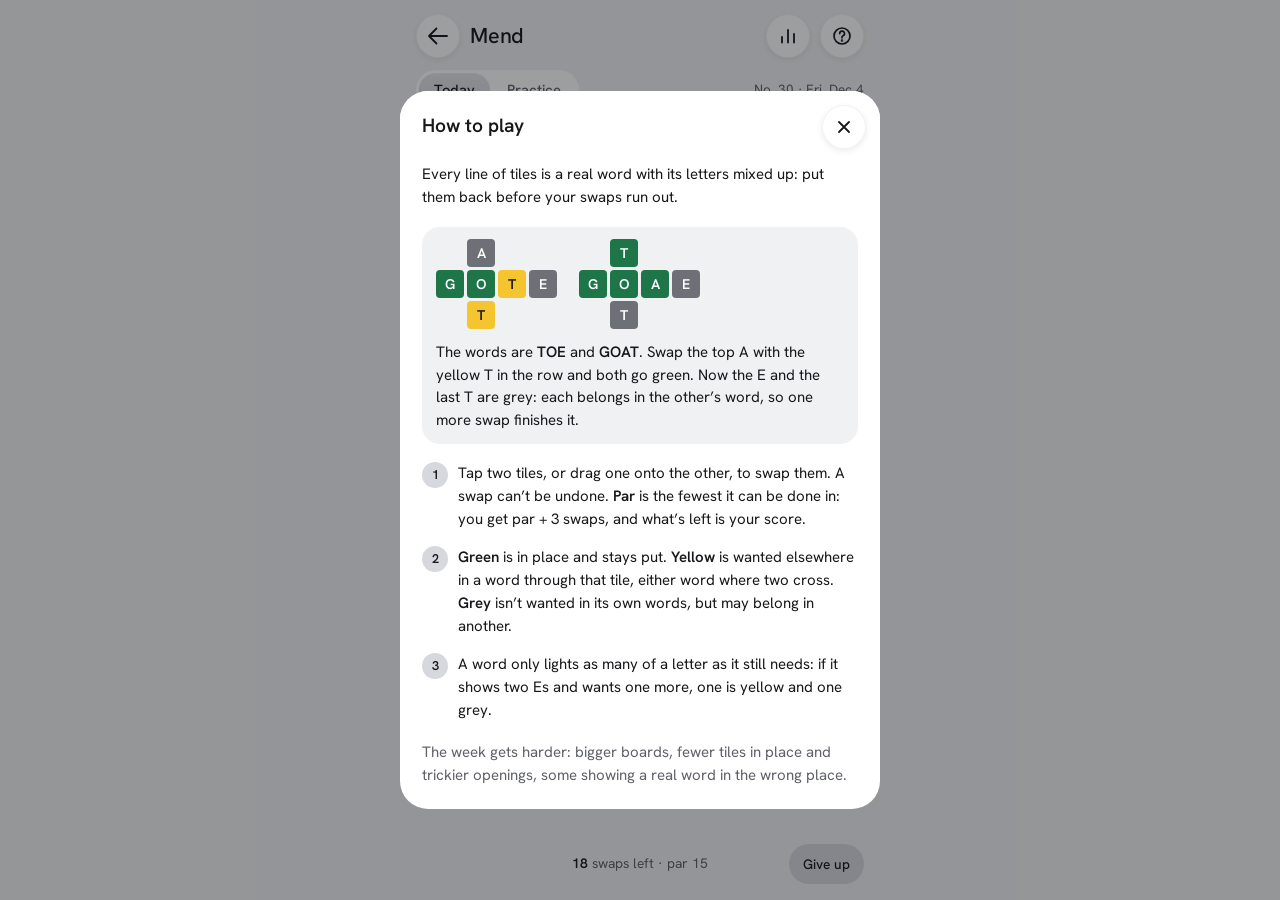
<file: web/mend/index.html>
<!doctype html>
<html lang="en">
<head>
<meta charset="utf-8">
<meta name="viewport" content="width=device-width,initial-scale=1,viewport-fit=cover,interactive-widget=resizes-content">
<meta name="referrer" content="no-referrer">
<!-- ios:cut -->
<meta name="theme-color" content="#F0F1F3" media="(prefers-color-scheme: light)">
<meta name="theme-color" content="#171719" media="(prefers-color-scheme: dark)">
<link rel="manifest" href="../manifest.json">
<link rel="apple-touch-icon" sizes="180x180" href="../icons/apple-touch-icon.png">
<meta name="apple-mobile-web-app-capable" content="yes">
<meta name="mobile-web-app-capable" content="yes">
<meta name="apple-mobile-web-app-status-bar-style" content="default">
<meta name="apple-mobile-web-app-title" content="Dailies">
<meta name="description" content="Mend: a board of crossing words has been mixed up. Swap the letters back before your swaps run out.">
<!-- ios:end -->
<title>Mend</title>
<!-- ios:cut -->
<link rel="icon" href="data:image/svg+xml,<svg xmlns=%22http://www.w3.org/2000/svg%22 viewBox=%220 0 32 32%22><rect x=%223%22 y=%223%22 width=%227.6%22 height=%227.6%22 rx=%221.9%22 fill=%22%232C53C4%22/><rect x=%2212.2%22 y=%223%22 width=%227.6%22 height=%227.6%22 rx=%221.9%22 fill=%22%232C53C4%22/><rect x=%2221.4%22 y=%223%22 width=%227.6%22 height=%227.6%22 rx=%221.9%22 fill=%22%232C53C4%22/><rect x=%223%22 y=%2212.2%22 width=%227.6%22 height=%227.6%22 rx=%221.9%22 fill=%22%232C53C4%22/><rect x=%2212.2%22 y=%2212.2%22 width=%227.6%22 height=%227.6%22 rx=%221.9%22 fill=%22%23F4C52E%22/><rect x=%2221.4%22 y=%2212.2%22 width=%227.6%22 height=%227.6%22 rx=%221.9%22 fill=%22%23A9B8E6%22/><rect x=%223%22 y=%2221.4%22 width=%227.6%22 height=%227.6%22 rx=%221.9%22 fill=%22%23A9B8E6%22/><rect x=%2212.2%22 y=%2221.4%22 width=%227.6%22 height=%227.6%22 rx=%221.9%22 fill=%22%23A9B8E6%22/><rect x=%2221.4%22 y=%2221.4%22 width=%227.6%22 height=%227.6%22 rx=%221.9%22 fill=%22%23A9B8E6%22/></svg>">
<!-- ios:end -->
<link rel="preload" href="../fonts/hanken-grotesk-latin.woff2" as="font" type="font/woff2" crossorigin>
<link rel="stylesheet" href="../shared.css?v=5">
<style>
/* Hunch's colours: green is in place, yellow is wanted elsewhere, grey is neither.
   A tile that's been picked up goes dark, and tiles the answer put there after a
   loss go plain. */
:root { --hit: #1D7548; --on-hit: #FFFFFF; --near: #F4C52E; --on-near: #17181B; --miss: #6E7077; --on-miss: #FFFFFF; --pick: #17181B; --on-pick: #FFFFFF; }
@media (prefers-color-scheme: dark) {
  :root:not([data-theme="light"]) { --hit: #3E9E6C; --on-hit: #171719; --miss: #3F4045; --on-miss: #F1F1F3; --pick: #F1F1F3; --on-pick: #171719; }
}
:root[data-theme="dark"] { --hit: #3E9E6C; --on-hit: #171719; --miss: #3F4045; --on-miss: #F1F1F3; --pick: #F1F1F3; --on-pick: #171719; }

/* The board */
.stage-wrap { position: relative; flex: 1; min-height: 0; display: flex; }
.stage { flex: 1; min-width: 0; display: flex; flex-direction: column; }
.field { flex: 1; min-height: 0; display: grid; place-items: center; padding: 8px 0 6px; }

/* Tiles sit on the board by transform, so a swap really carries them across. The
   wells under them keep the board's shape while a tile is away. */
.board { --tile: 44px; position: relative; touch-action: none; user-select: none; -webkit-user-select: none; transition: width .26s ease, height .26s ease; }
.well, .tile {
  position: absolute; top: 0; left: 0; width: var(--tile); height: var(--tile); border-radius: 12px;
  transform: translate(var(--x, 0), var(--y, 0)) scale(var(--s, 1));
  transition: transform .26s cubic-bezier(.3, .7, .25, 1), width .26s ease, height .26s ease;
}
.well { background: var(--key); }
.tile {
  z-index: 1; display: grid; place-items: center; padding: 0; border: 0;
  background: var(--miss); color: var(--on-miss);
  font-size: calc(var(--tile) * .5); font-weight: 600; line-height: 1; text-transform: uppercase;
  -webkit-touch-callout: none;
  transition: transform .26s cubic-bezier(.3, .7, .25, 1), background-color .3s ease .1s, color .3s ease .1s, width .26s ease, height .26s ease, font-size .26s ease;
}
.tile.hit { background: var(--hit); color: var(--on-hit); cursor: default; }
.tile:disabled { cursor: default; }
.tile.near { background: var(--near); color: var(--on-near); }
.tile.miss { background: var(--miss); color: var(--on-miss); }
.tile.plain { background: var(--surface); color: var(--ink); }
.tile.picked { --s: 1.08; z-index: 2; background: var(--pick); color: var(--on-pick); transition-delay: 0s; transition-duration: .12s; }
.tile.moving { z-index: 2; }
.tile.over { --s: .88; }
.tile.dragging { --s: 1.12; z-index: 3; background: var(--pick); color: var(--on-pick); transition: background-color .12s, color .12s; cursor: grabbing; }
.tile.bad { animation: shake .32s; }
.board.still, .board.still .well, .board.still .tile { transition: none; }
.board.won .tile { animation: hop .36s ease-out both; animation-delay: calc(.2s + var(--i) * 26ms); }
.board.home .tile { transition-delay: calc(var(--i) * 18ms); }
@keyframes shake { 20%, 60% { translate: -4px 0; } 40%, 80% { translate: 4px 0; } }
@keyframes hop { 40% { translate: 0 -7px; } }

/* The swaps left, and Give up. A message takes the place of the count, then gives it back */
.tools { position: relative; display: grid; grid-template-columns: 1fr auto 1fr; align-items: center; gap: 8px; min-height: 44px; margin-bottom: 4px; }
.tools-right { display: flex; justify-content: flex-end; }
.count { font-size: .86rem; line-height: 1.25; color: var(--muted); text-align: center; white-space: nowrap; }
.count b { font-weight: 600; color: var(--ink); transition: color .2s; }
.count.low b { color: var(--neg); }
.count .par::before { content: " · "; }
.toast { top: 0; bottom: 0; left: 4.75rem; right: 4.75rem; display: flex; align-items: center; justify-content: center; padding: 0; line-height: 1.2; white-space: normal; transform: none; }
.toast.show { transform: none; }
/* Small phones or large text (in em, so a bigger font size counts too): the count
   leaves the middle for the room beside Give up, and par goes under it */
#play { container-type: inline-size; }
@container (max-width: 21em) {
  .tools { grid-template-columns: minmax(0, 1fr) auto; }
  .tools > span:first-of-type { display: none; }
  .count { white-space: normal; }
  .count .par { display: block; }
  .count .par::before { content: none; }
  .toast { left: 0; }
}
.tool { flex: none; height: 40px; padding: 0 14px; background: var(--key); border: 0; border-radius: 99px; font-size: .86rem; font-weight: 500; color: var(--ink); }
@media (hover: hover) { .tool:hover { color: var(--ink); background: var(--key); } }
.tool.sure { color: var(--neg); }

/* The worked example in How to play */
.example { display: grid; gap: 12px; padding: 12px 14px; background: var(--bg); border-radius: 18px; font-size: .94rem; }
.example-boards { display: flex; gap: 22px; }
.mini { --tile: 28px; display: grid; grid-template-columns: repeat(4, var(--tile)); gap: 3px; }
.mini span { display: grid; place-items: center; height: var(--tile); border-radius: 4px; font-size: .88rem; font-weight: 600; text-transform: uppercase; }
.mini .hit { background: var(--hit); color: var(--on-hit); }
.mini .near { background: var(--near); color: var(--on-near); }
.mini .miss { background: var(--miss); color: var(--on-miss); }

/* Short phones: the result leaves the board less room, so it needs less around it */
@media (max-height: 640px) {
  .result { gap: 10px; padding: 12px; }
  .result-title { font-size: 1.25rem; }
  .result .btn { min-height: 44px; }
  .next { min-height: 26px; }
}

@media (prefers-reduced-motion: reduce) {
  .board, .well, .tile, .count b { transition: none; }
  .tile.bad, .board.won .tile { animation: none; }
}
</style>
</head>
<body>
<div class="app">
  <header>
    <div class="top">
      <a class="brand" href="../index.html" aria-label="All games">
        <svg width="24" height="24" viewBox="0 0 24 24" fill="none" stroke="currentColor" stroke-width="1.8" stroke-linecap="round" stroke-linejoin="round" aria-hidden="true"><path d="M21 12H3M10.5 4.5 3 12l7.5 7.5"/></svg>
        <svg width="30" height="30" viewBox="0 0 64 64" aria-hidden="true"><rect width="64" height="64" rx="14" fill="#12838E"/><rect x="7" y="32" width="11.6" height="11.6" rx="2.4" fill="#FFFFFF"/><text x="12.8" y="41.8" font-size="10.4" font-weight="600" font-family="Hanken Grotesk,Segoe UI,sans-serif" text-anchor="middle" fill="#17181B">M</text><rect x="19.7" y="32" width="11.6" height="11.6" rx="2.4" fill="#FFCF33"/><text x="25.5" y="41.8" font-size="10.4" font-weight="600" font-family="Hanken Grotesk,Segoe UI,sans-serif" text-anchor="middle" fill="#17181B">N</text><rect x="32.4" y="32" width="11.6" height="11.6" rx="2.4" fill="#FFCF33"/><text x="38.2" y="41.8" font-size="10.4" font-weight="600" font-family="Hanken Grotesk,Segoe UI,sans-serif" text-anchor="middle" fill="#17181B">E</text><rect x="45.099999999999994" y="32" width="11.6" height="11.6" rx="2.4" fill="#FFFFFF"/><text x="50.89999999999999" y="41.8" font-size="10.4" font-weight="600" font-family="Hanken Grotesk,Segoe UI,sans-serif" text-anchor="middle" fill="#17181B">D</text><path d="M25.5,27.5C25.5,14 38.5,14 38.5,27.5" fill="none" stroke="#FFFFFF" stroke-width="3" stroke-linecap="round"/><path d="M21.6,24L25.5,28.5L29.4,24M34.6,24L38.5,28.5L42.4,24" fill="none" stroke="#FFFFFF" stroke-width="3" stroke-linecap="round" stroke-linejoin="round"/></svg>
        <h1 class="mark">Mend</h1>
      </a>
      <div class="top-right">
        <button class="icon-btn" id="statsBtn" type="button" aria-label="Stats">
          <svg width="20" height="20" viewBox="0 0 20 20" fill="none" stroke="currentColor" stroke-width="1.8" stroke-linecap="round" aria-hidden="true"><path d="M4 16.5V11M10 16.5V4M16 16.5V8"/></svg>
        </button>
        <button class="icon-btn" id="helpBtn" type="button" aria-label="How to play">
          <svg width="20" height="20" viewBox="0 0 20 20" fill="none" stroke="currentColor" stroke-width="1.7" stroke-linecap="round" aria-hidden="true"><circle cx="10" cy="10" r="8"/><path d="M7.7 7.6a2.4 2.4 0 1 1 3.3 2.2c-.6.3-1 .8-1 1.5v.5"/><circle cx="10" cy="14.6" r=".4" fill="currentColor"/></svg>
        </button>
      </div>
    </div>
    <div class="modes">
      <div class="tabs" role="tablist" aria-label="Mode">
        <button class="tab" id="tabToday" role="tab" type="button">Today</button>
        <button class="tab" id="tabPractice" role="tab" type="button">Practice</button>
      </div>
      <p class="meta" id="meta"></p>
    </div>
  </header>

  <main class="stage-wrap">
    <div class="stage" id="stage">
      <div class="field" id="field"><div class="board" id="board" role="group" aria-label="Board"></div></div>
    </div>
  </main>

  <footer>
    <div id="play">
      <div class="tools">
        <p class="toast" id="toast" role="status"></p>
        <span></span>
        <p class="count" id="count" aria-live="polite"></p>
        <div class="tools-right"><button class="tool" id="giveUpBtn" type="button">Give up</button></div>
      </div>
    </div>
    <section class="result" id="result" aria-live="polite" hidden>
      <div class="result-head">
        <p class="result-title" id="resTitle"></p>
        <p class="result-tag" id="resTag"></p>
      </div>
      <div class="actions">
        <button class="btn btn-secondary" id="resSecond" type="button"></button>
        <button class="btn btn-primary" id="resFirst" type="button"></button>
      </div>
      <a class="next" id="resNext" hidden></a>
      <p class="result-foot" id="resFoot"></p>
    </section>
  </footer>
</div>

<dialog class="sheet" id="helpSheet" aria-labelledby="helpTitle">
  <div class="sheet-head">
    <h2 id="helpTitle" tabindex="-1" autofocus>How to play</h2>
    <button class="icon-btn" type="button" data-close aria-label="Close">
      <svg width="18" height="18" viewBox="0 0 18 18" fill="none" stroke="currentColor" stroke-width="1.8" stroke-linecap="round" aria-hidden="true"><path d="m4 4 10 10M14 4 4 14"/></svg>
    </button>
  </div>
  <div class="sheet-body">
    <p>Every line of tiles is a real word with its letters mixed up: put them back before your swaps run out.</p>
    <div class="example">
      <div class="example-boards" id="example" aria-hidden="true"></div>
      <span>The words are <b>TOE</b> and <b>GOAT</b>. Swap the top A with the yellow T in the row and both go green. Now the E and the last T are grey: each belongs in the other’s word, so one more swap finishes it.</span>
    </div>
    <div class="rules">
      <div class="rule"><span class="n">1</span><p>Tap two tiles, or drag one onto the other, to swap them. A swap can’t be undone. <b>Par</b> is the fewest it can be done in: you get par + 3 swaps, and what’s left is your score.</p></div>
      <div class="rule"><span class="n">2</span><p><b>Green</b> is in place and stays put. <b>Yellow</b> is wanted elsewhere in a word through that tile, either word where two cross. <b>Grey</b> isn’t wanted in its own words, but may belong in another.</p></div>
      <div class="rule"><span class="n">3</span><p>A word only lights as many of a letter as it still needs: if it shows two Es and wants one more, one is yellow and one grey.</p></div>
    </div>
    <p class="muted">The week gets harder: bigger boards, fewer tiles in place and trickier openings, some showing a real word in the wrong place.</p>
  </div>
</dialog>

<dialog class="sheet" id="statsSheet" aria-labelledby="statsTitle">
  <div class="sheet-head">
    <h2 id="statsTitle" tabindex="-1" autofocus>Stats</h2>
    <button class="icon-btn" type="button" data-close aria-label="Close">
      <svg width="18" height="18" viewBox="0 0 18 18" fill="none" stroke="currentColor" stroke-width="1.8" stroke-linecap="round" aria-hidden="true"><path d="m4 4 10 10M14 4 4 14"/></svg>
    </button>
  </div>
  <div class="sheet-body" id="statsBody"></div>
</dialog>

<!-- ios:cut -->
<!-- Bump ?v= when these change, so browsers never pair this page with an old copy. -->
<!-- ios:end -->
<script src="days.js?v=2"></script>
<script src="lib.js?v=2"></script>
<script src="../clock.js?v=4"></script>
<!-- ios:cut -->
<script src="../pwa.js"></script>
<!-- ios:end -->
<script src="../next.js?v=11"></script>
<script>
(() => {
  const L = window.MendLib, D = window.MendDays;
  const $ = id => document.getElementById(id);
  const locale = navigator.language || 'en';
  /* ios:cut */
  // Where the game lives on the web; shared results link here, short, as chat
  // apps make a link of it. The app and the old addresses send people to the new one.
  /* ios:end */
  const SITE = `${/* ios:cut */ /^appassets\.androidplatform\.net$|\.workers\.dev$/.test(location.hostname) ? /* ios:end */ 'dailies.teloone.au' /* ios:cut */ : location.host /* ios:end */}/mend`;
  const SAID = { hit: 'in place', near: 'wanted elsewhere in its word', miss: 'not wanted here' };

  const store = {
    get(k) { try { return JSON.parse(localStorage.getItem('mend.' + k)); } catch { return null; } },
    set(k, v) { try { localStorage.setItem('mend.' + k, JSON.stringify(v)); } catch {} },
  };

  // ---- state ----
  // days: { [day]: { moves: [[place, place]...], done, won, gaveUp, left } };
  // practice: the same plus `at`, its place in the puzzle list; mode: what's on
  // screen. dealt: which build of the puzzles this was played on, since swaps only
  // make sense against the board they were made on.
  const DEALT = 1;
  const saved = store.get('state') || {};
  const fresh = saved.dealt === DEALT;
  const inList = at => Number.isInteger(at) && at >= D.days && at < D.seeds.length / 3;
  const practice = fresh && saved.practice && inList(saved.practice.at) ? saved.practice : null;
  const state = {
    dealt: DEALT,
    days: saved.days && typeof saved.days === 'object' ? saved.days : {},
    practice,
    mode: saved.mode === 'practice' && practice ? 'practice' : 'daily',
  };
  // A rebuild moves the boards: finished days keep their result, and a game
  // still going starts again rather than replay onto the wrong letters.
  for (const d of Object.keys(state.days)) {
    const rec = state.days[d];
    if (!rec || typeof rec !== 'object' || (!fresh && !rec.done)) delete state.days[d];
  }
  const save = () => { store.set('state', state); begun(); };

  let today = L.dayNumber(Clock.now(), D.epoch);
  let puzzle, play;            // the puzzle on screen and its progress
  let picked = null;           // the place of the first tile of a swap
  let cursor = 0;              // the place keyboard focus is at
  let settling = false;        // a finish is playing out; the result follows
  let timers = [];

  // Keeps only swaps that could really have been made, so a damaged save can
  // never put a false board on screen.
  function checked(rec) {
    const board = [...puzzle.start];
    const n = board.length;
    const moves = [];
    for (const m of Array.isArray(rec.moves) ? rec.moves : []) {
      if (!Array.isArray(m) || !(m[0] >= 0 && m[0] < n && m[1] >= 0 && m[1] < n)) break;
      if (moves.length === puzzle.swaps || L.refusal(board, puzzle.answer, m[0], m[1])) break;
      [board[m[0]], board[m[1]]] = [board[m[1]], board[m[0]]];
      moves.push([m[0], m[1]]);
    }
    rec.moves = moves;
    const won = L.solved(board, puzzle.answer);
    if (won || moves.length === puzzle.swaps) { rec.done = true; rec.won = won; }
    if (won) rec.gaveUp = false;
    if (rec.done) rec.left = puzzle.swaps - moves.length;
    return rec;
  }

  function load() {
    clearTimers();
    settling = false; picked = null; press = null; cursor = 0;
    if (state.mode === 'practice') {
      puzzle = L.puzzle(state.practice.at, D);
      play = checked(state.practice);
    } else {
      puzzle = L.daily(today, D);
      play = checked(state.days[today] || (state.days[today] = { moves: [], done: false, won: false }));
    }
    buildBoard();
  }
  const now = () => L.replay(puzzle.start, play.moves);
  const later = (fn, ms) => { timers.push(setTimeout(fn, ms)); };
  function clearTimers() { timers.forEach(clearTimeout); timers = []; }
  const still = () => matchMedia('(prefers-reduced-motion: reduce)').matches;

  // ---- toast ----
  let toastTimer = 0;
  function say(text, ms = 2200) {
    clearTimeout(toastTimer);
    const t = $('toast');
    t.textContent = text;
    t.classList.toggle('show', !!text);
    if (text && ms) toastTimer = setTimeout(() => t.classList.remove('show'), ms);
  }

  // ---- the board ----
  const el = (tag, cls, text) => { const e = document.createElement(tag); if (cls) e.className = cls; if (text != null) e.textContent = text; return e; };
  let tiles = [], wells = [];  // one node each per tile, kept for the whole game
  let size = 44, gap = 4;

  function buildBoard() {
    const board = $('board');
    board.classList.remove('won', 'home');
    board.classList.add('still');   // a new board just appears; only play moves it
    wells = puzzle.shape.cells.map(() => el('div', 'well'));
    tiles = puzzle.start.map((letter, i) => {
      const t = el('button', 'tile', letter);
      t.type = 'button';
      t.dataset.tile = i;
      t.style.setProperty('--i', i);
      return t;
    });
    board.replaceChildren(...wells, ...tiles);
  }

  const at = place => { const [r, c] = puzzle.shape.cells[place]; return [c * (size + gap), r * (size + gap)]; };
  function put(node, place) {
    const [x, y] = at(place);
    node.style.setProperty('--x', x + 'px');
    node.style.setProperty('--y', y + 'px');
  }

  // One tile size for the board: as big as fits, and at least 44 px while it's
  // played on any phone. Nothing scrolls.
  function fit() {
    const { rows, cols } = puzzle.shape;
    const field = $('field');
    const style = getComputedStyle(field);
    const w = field.clientWidth, h = field.clientHeight - parseFloat(style.paddingTop) - parseFloat(style.paddingBottom);
    gap = 4;
    size = Math.floor(Math.min((w - gap * (cols - 1)) / cols, (h - gap * (rows - 1)) / rows, 62));
    if (size < 40) { gap = 3; size = Math.floor(Math.min((w - gap * (cols - 1)) / cols, (h - gap * (rows - 1)) / rows)); }
    const board = $('board');
    board.style.setProperty('--tile', size + 'px');
    board.style.width = cols * size + (cols - 1) * gap + 'px';
    board.style.height = rows * size + (rows - 1) * gap + 'px';
  }

  // Draws every tile where it belongs. Nodes stay the same from swap to swap, so
  // moves and colour changes are real transitions.
  function paint() {
    const { board, tiles: places } = now();
    const marks = L.marks(puzzle.shape, board, puzzle.answer);
    // After a loss or giving up, tiles go to their places on the answer.
    const lost = play.done && !play.won && !settling;
    const home = lost ? L.homes(board, puzzle.answer) : null;
    wells.forEach((w, i) => put(w, i));
    const { cells } = puzzle.shape;
    tiles.forEach((t, i) => {
      const place = places[i];
      const mark = marks[place];
      put(t, lost ? home[place] : place);
      t.classList.remove('hit', 'near', 'miss', 'plain');
      t.classList.add(lost && mark !== 'hit' ? 'plain' : mark);
      t.classList.toggle('picked', place === picked);
      t.tabIndex = place === cursor ? 0 : -1;
      const [r, c] = cells[lost ? home[place] : place];
      t.setAttribute('aria-label', `Row ${r + 1}, column ${c + 1}: ${t.textContent.toUpperCase()}, ${lost ? 'from the answer' : SAID[mark]}`);
      t.setAttribute('aria-pressed', String(place === picked));
      t.disabled = play.done;
    });
  }

  function renderCount() {
    const left = puzzle.swaps - play.moves.length;
    const c = $('count');
    c.classList.toggle('low', left <= 3);
    c.replaceChildren(el('b', '', String(left)), left === 1 ? ' swap left' : ' swaps left', el('span', 'par', `par ${puzzle.shape.fewest}`));
  }

  const dateOf = day => { const [y, m, d] = D.epoch.split('-').map(Number); return new Date(y, m - 1, d + day - 1); };
  const dayFormat = new Intl.DateTimeFormat(locale, { weekday: 'short', day: 'numeric', month: 'short' });

  function renderHeader() {
    const daily = state.mode === 'daily';
    $('tabToday').setAttribute('aria-selected', String(daily));
    $('tabPractice').setAttribute('aria-selected', String(!daily));
    const meta = $('meta');
    if (daily) return meta.replaceChildren(`No. ${today} · ${dayFormat.format(dateOf(today))}`);
    const b = el('button', 'meta-btn', 'New puzzle');
    b.type = 'button';
    b.addEventListener('click', startPractice);
    meta.replaceChildren(b);
  }

  const wonDays = () => Object.keys(state.days).filter(d => state.days[d].won).map(Number);

  function renderResult() {
    const daily = state.mode === 'daily';
    const left = play.left, best = puzzle.shape.spare;
    $('resTitle').textContent = play.won ? `${left} ${left === 1 ? 'swap' : 'swaps'} left` : 'The answer';
    const tag = $('resTag');
    tag.textContent = play.gaveUp ? 'Gave up' : !play.won ? 'Out of swaps' : left === best ? 'Fewest possible' : `Best was ${best}`;
    tag.classList.toggle('good', !!play.won && left === best);
    tag.classList.toggle('bad', !play.won);
    $('resFirst').textContent = daily ? 'Share' : 'New puzzle';
    $('resSecond').textContent = daily ? 'Practice' : 'Share';
    showNext($('resNext'), 'mend', daily);
    tickNext();
  }

  function tickNext() {
    const foot = $('resFoot');
    if (!play.done) return;
    const rec = state.days[today];
    if (!rec || !rec.done) return foot.replaceChildren(el('span', '', 'Today’s puzzle is still to do'));
    const left = el('span');
    left.append(el('b', '', String(L.streak(wonDays(), today))), ' day streak');
    foot.replaceChildren(left, el('span', '', Clock.untilNext('puzzle', today, L.dayNumber(Clock.now(), D.epoch))));
  }

  function render() {
    renderHeader();
    renderCount();
    resetGiveUp();
    const over = play.done && !settling;
    $('play').hidden = over;
    $('result').hidden = !over;
    $('stage').classList.toggle('done', over);
    if (over) renderResult();
    fit();
    paint();
    const board = $('board');
    if (board.classList.contains('still')) { void board.offsetWidth; board.classList.remove('still'); }
    tellBack();
  }

  // ---- stats ----
  function renderStats() {
    const days = Object.keys(state.days).map(Number).filter(d => state.days[d].done);
    const body = $('statsBody');
    if (!days.length) return body.replaceChildren(el('p', 'empty', 'Finish a daily puzzle to start your stats.'));
    const won = wonDays();
    const nums = el('div', 'numbers');
    for (const [v, label] of [
      [days.length, 'Played'],
      [Math.round(won.length / days.length * 100) + '%', 'Mended'],
      [L.streak(won, today), 'Streak'],
      [L.bestStreak(won), 'Best streak'],
    ]) {
      const n = el('p', 'num');
      n.append(el('b', '', String(v)), el('span', '', label));
      nums.append(n);
    }
    // How each game went: swaps left at the end, or not finished.
    const most = Math.max(...L.WEEK.map(d => d.spare));
    const LABELS = [...Array.from({ length: most + 1 }, (_, i) => String(most - i)), 'Not mended'];
    const slot = d => (state.days[d].won ? most - Math.min(state.days[d].left, most) : most + 1);
    const counts = Array(LABELS.length).fill(0);
    for (const d of days) counts[slot(d)]++;
    const max = Math.max(...counts, 1);
    const dist = el('div', 'dist');
    dist.append(el('p', 'dist-title', 'Swaps left'));
    counts.forEach((c, i) => {
      const row = el('div', 'bar-row');
      row.style.gridTemplateColumns = '82px 1fr';
      const bar = el('div', 'bar', String(c));
      bar.style.width = `${Math.max(8, c / max * 100)}%`;
      if (days.includes(today) && slot(today) === i) bar.classList.add('today');
      row.append(el('span', '', LABELS[i]), el('div'));
      row.lastChild.append(bar);
      dist.append(row);
    });
    body.replaceChildren(nums, dist);
  }

  // ---- sheets ----
  function openSheet(id) {
    if (id === 'statsSheet') renderStats();
    const d = $(id);
    if (!d.open) d.showModal();
    tellBack();
  }
  for (const d of document.querySelectorAll('dialog.sheet')) {
    d.addEventListener('click', e => { if (e.target === d || e.target.closest('[data-close]')) d.close(); });
    d.addEventListener('close', tellBack);
  }
  const openDialog = () => document.querySelector('dialog.sheet[open]');

  // The worked example is marked by the game's own rules.
  (function drawExample() {
    const shape = L.layout(['.X..', 'XXXX', '.X..']);
    const answer = [...'tgoate'];
    const mini = letters => {
      const marks = L.marks(shape, letters, answer);
      const grid = el('div', 'mini');
      for (let r = 0; r < 3; r++) {
        for (let c = 0; c < 4; c++) {
          const i = shape.cells.findIndex(([y, x]) => y === r && x === c);
          grid.append(i < 0 ? el('i') : el('span', marks[i], letters[i]));
        }
      }
      return grid;
    };
    $('example').replaceChildren(mini([...'agotet']), mini([...'tgoaet']));
  })();

  // ---- playing ----
  const locked = () => play.done || settling;

  function refuse(place, text) {
    haptic('tick');
    say(text);
    const t = tileAt(place);
    t.classList.remove('bad');
    void t.offsetWidth;
    t.classList.add('bad');
  }

  const tileAt = place => tiles[now().tiles.indexOf(place)];

  function tapPlace(place) {
    if (locked()) return;
    cursor = place;
    const { board } = now();
    const why = picked === null ? (board[place] === puzzle.answer[place] ? 'placed' : null) : L.refusal(board, puzzle.answer, picked, place);
    if (why === 'placed') return refuse(place, 'Green tiles are already right');
    if (why === 'equal') { const was = picked; picked = null; paint(); return refuse(was, 'Same letter, so no swap used'); }
    if (picked === null) { picked = place; haptic(); say(''); return paint(); }
    if (why === 'same') { picked = null; haptic(); return paint(); }
    swap(picked, place);
  }

  function swap(a, b) {
    const { tiles: places } = now();
    for (const t of [tiles[places.indexOf(a)], tiles[places.indexOf(b)]]) {
      t.classList.add('moving');
      later(() => t.classList.remove('moving'), 300);
    }
    play.moves.push([a, b]);
    picked = null;
    haptic();
    say('');
    if (L.solved(now().board, puzzle.answer)) finish(true);
    else if (play.moves.length === puzzle.swaps) finish(false);
    save();
    render();
    // The focused tile just moved away: keyboard focus stays at its place.
    if (!play.done && document.activeElement && document.activeElement.classList.contains('tile')) tileAt(cursor).focus();
  }

  // The last swap lands first; then a win takes a bow, and a loss goes home.
  function finish(won) {
    play.done = true;
    play.won = won;
    play.left = puzzle.swaps - play.moves.length;
    picked = null;
    haptic('tick');
    report(true);
    const quick = still();
    settling = true;
    if (won) {
      $('board').classList.add('won');
      later(settle, quick ? 0 : 900);
    } else {
      later(() => {
        settling = false;
        $('board').classList.add('home');
        paint();
        later(settle, quick ? 0 : 950);
      }, quick ? 0 : 420);
    }
  }
  function settle() {
    settling = false;
    $('board').classList.remove('home');
    render();
  }

  // Giving up takes two taps, and shows the answer.
  let sureTimer = 0;
  function resetGiveUp() {
    clearTimeout(sureTimer);
    $('giveUpBtn').textContent = 'Give up';
    $('giveUpBtn').classList.remove('sure');
  }
  function giveUp() {
    if (locked()) return;
    if (!$('giveUpBtn').classList.contains('sure')) {
      $('giveUpBtn').textContent = 'Sure?';
      $('giveUpBtn').classList.add('sure');
      sureTimer = setTimeout(resetGiveUp, 3000);
      return;
    }
    play.gaveUp = true;
    say('');
    finish(false);
    save(); render();
  }

  // Today's game begun: the home screen says Started until it's done.
  function begun() {
    const rec = state.days[today];
    /* ios:cut */
    // next.js may be an older copy, kept for offline, that hasn't got it.
    /* ios:end */
    if (/* ios:cut */ typeof markStarted === 'function' && /* ios:end */ rec && !rec.done && rec.moves.length > 0 && L.dayNumber(Clock.now(), D.epoch) === today) markStarted('mend');
  }

  // Today's result, for the hub's home screen.
  // finished: the game has just ended, rather than the page opening on it.
  function report(finished) {
    const day = L.dayNumber(Clock.now(), D.epoch);
    // Ended around midnight: its result stays up past it (Clock.keep).
    if (finished && state.mode === 'daily') Clock.keep(today, day);
    // Finished in the moments after midnight: that day's over, so the hub's new day stays open.
    if (day !== today) return;
    const rec = state.days[today];
    if (!rec || !rec.done) return;
    const text = rec.won ? `${rec.left} of ${L.daily(today, D).swaps} swaps left` : rec.gaveUp ? 'Gave up' : 'Out of swaps';
    // Its line in Share today; should that ever fail, the result still saves.
    let card;
    try { card = L.cardText(rec.left, L.daily(today, D).shape.spare, rec); } catch {}
    try { localStorage.setItem('hub.mend', JSON.stringify({ date: Clock.now().toDateString(), text, card, lost: !rec.won })); } catch {}
  }

  // The blank square in a share follows the phone's theme, as the big word games do.
  const blank = () => (matchMedia('(prefers-color-scheme: dark)').matches ? '⬛' : '⬜');
  function share() {
    const text = `${L.shareText(state.mode === 'daily' ? today : 0, puzzle.start, puzzle.answer, play.moves, puzzle.swaps, play, blank())}\n${SITE}`;
    /* ios:cut */ if (app) return /* ios:end */ toApp({ type: 'share', title: 'Mend', text });
    /* ios:cut */
    if (navigator.share) return navigator.share({ text }).catch(() => {});
    navigator.clipboard.writeText(text).then(() => {
      // The toast is hidden on the result screen, so the button says it.
      const b = $(state.mode === 'daily' ? 'resFirst' : 'resSecond');
      b.textContent = 'Copied';
      setTimeout(() => { b.textContent = 'Share'; }, 1600);
    }, () => {});
    /* ios:end */
  }

  function startPractice() {
    const spares = Math.floor(D.seeds.length / 3) - D.days;
    state.practice = { at: D.days + Math.floor(Math.random() * spares), moves: [], done: false, won: false };
    state.mode = 'practice';
    save(); load(); say(''); render();
  }
  function setMode(mode) {
    if (state.mode === mode) return;
    if (mode === 'practice' && (!state.practice || state.practice.done)) return startPractice();
    state.mode = mode;
    save(); load(); say(''); render();
  }

  // ---- tap and drag ----
  // A press becomes a drag once it moves; otherwise it's a tap. Under a finger the
  // tile rides above the touch, so it can be seen, and that's what's aimed.
  let press = null;
  const placeOf = node => now().tiles[Number(node.dataset.tile)];

  function aimed(x, y) {
    const box = $('board').getBoundingClientRect();
    const col = Math.floor((x - box.left + gap / 2) / (size + gap));
    const row = Math.floor((y - box.top + gap / 2) / (size + gap));
    const place = puzzle.shape.cells.findIndex(([r, c]) => r === row && c === col);
    return place < 0 ? null : place;
  }
  function endPress() {
    if (!press) return null;
    const p = press;
    press = null;
    p.node.classList.remove('dragging');
    if (p.over !== null) tileAt(p.over).classList.remove('over');
    return p;
  }

  const boardEl = $('board');
  boardEl.addEventListener('pointerdown', e => {
    // Aimed by the grid, not by what's under the finger: a quick tap can land while
    // the last swap's tiles are still sliding home.
    const place = aimed(e.clientX, e.clientY);
    if (place === null || locked() || e.button || press) return;
    const node = tileAt(place);
    node.setPointerCapture(e.pointerId);
    press = { id: e.pointerId, node, place, x: e.clientX, y: e.clientY, drag: false, over: null, lift: e.pointerType === 'mouse' ? 0 : size * .7 };
  });
  boardEl.addEventListener('pointermove', e => {
    if (!press || e.pointerId !== press.id) return;
    const dx = e.clientX - press.x, dy = e.clientY - press.y;
    const away = Math.hypot(dx, dy);
    if (!press.drag) {
      if (away < 8) return;
      if (now().board[press.place] === puzzle.answer[press.place]) return;
      press.drag = true;
      picked = null;
      paint();
      press.node.classList.add('dragging');
    }
    // The lift grows with the move, so the tile never jumps.
    const lift = Math.min(press.lift, away);
    const [x, y] = at(press.place);
    press.node.style.setProperty('--x', x + dx + 'px');
    press.node.style.setProperty('--y', y + dy - lift + 'px');
    let over = aimed(e.clientX, e.clientY - lift);
    if (over === press.place) over = null;
    if (over !== press.over) {
      if (press.over !== null) tileAt(press.over).classList.remove('over');
      if (over !== null) tileAt(over).classList.add('over');
      press.over = over;
    }
  });
  boardEl.addEventListener('pointerup', e => {
    if (!press || e.pointerId !== press.id) return;
    const p = endPress();
    if (locked()) return;
    if (!p.drag) return tapPlace(p.place);
    if (p.over === null) return paint();
    const why = L.refusal(now().board, puzzle.answer, p.place, p.over);
    if (why) {
      paint();
      return refuse(p.over, why === 'placed' ? 'Green tiles are already right' : 'Same letter, so no swap used');
    }
    cursor = p.over;
    swap(p.place, p.over);
  });
  boardEl.addEventListener('pointercancel', e => {
    if (press && e.pointerId === press.id) { endPress(); paint(); }
  });
  boardEl.addEventListener('lostpointercapture', e => {
    if (press && e.pointerId === press.id) { endPress(); paint(); }
  });
  // No pointer behind a click means the keyboard or a screen reader.
  boardEl.addEventListener('click', e => {
    const node = e.target.closest('.tile');
    if (node && e.detail === 0) tapPlace(placeOf(node));
  });

  // Arrow keys walk the board: the nearest tile that way, keeping to the line.
  const WAYS = { ArrowUp: [-1, 0], ArrowDown: [1, 0], ArrowLeft: [0, -1], ArrowRight: [0, 1] };
  boardEl.addEventListener('keydown', e => {
    const way = WAYS[e.key];
    if (!way || locked()) return;
    e.preventDefault();
    const [r, c] = puzzle.shape.cells[cursor];
    let best = null, score = Infinity;
    puzzle.shape.cells.forEach(([y, x], place) => {
      const along = (y - r) * way[0] + (x - c) * way[1];
      if (along <= 0) return;
      const off = Math.abs((y - r) * way[1]) + Math.abs((x - c) * way[0]);
      if (along + off * 3 < score) { score = along + off * 3; best = place; }
    });
    if (best === null) return;
    cursor = best;
    paint();
    tileAt(best).focus();
  });
  document.addEventListener('keydown', e => {
    if (e.key === 'Escape' && picked !== null && !openDialog()) { picked = null; paint(); }
  });

  $('giveUpBtn').addEventListener('click', giveUp);
  $('resFirst').addEventListener('click', () => state.mode === 'daily' ? share() : startPractice());
  $('resSecond').addEventListener('click', () => state.mode === 'daily' ? setMode('practice') : share());
  $('tabToday').addEventListener('click', () => setMode('daily'));
  $('tabPractice').addEventListener('click', () => setMode('practice'));
  $('helpBtn').addEventListener('click', () => openSheet('helpSheet'));
  $('statsBtn').addEventListener('click', () => openSheet('statsSheet'));

  /* ios:cut */
  // Android Back: close a sheet, then leave practice. After that the app
  // goes back to the hub.
  /* ios:end */
  window.ladderBack = () => {
    const d = openDialog();
    if (d) { d.close(); return true; }
    if (state.mode !== 'practice') return false;
    setMode('daily');
    return true;
  };
  function tellBack() { toApp({ type: 'back', enabled: !!openDialog() || state.mode === 'practice' }); }

  addEventListener('resize', () => { fit(); paint(); });
  // A new day while the game sits open (or comes back from the background).
  function checkDay() {
    const day = L.dayNumber(Clock.now(), D.epoch);
    if (day !== today) {
      // A daily in hand at midnight is finished first and counts for its day;
      // finished after midnight, its result stays up while it's read or shared.
      if (state.mode === 'daily' && Clock.hold(today, play.moves.length > 0, play.done)) return settling || tickNext();
      today = day;
      if (state.mode === 'daily') load();
      say('');
      render();
    } else if (play.done && !settling) tickNext();
  }
  document.addEventListener('visibilitychange', () => { if (!document.hidden) checkDay(); });
  addEventListener('clock', checkDay);
  setInterval(() => { if (!document.hidden) checkDay(); }, 30000);

  /* ios:cut */
  // ---- Android app bridge (absent in a browser) ----
  /* ios:end */
  const app = window.ladderApp/* ios:cut */ || null/* ios:end */;
  function toApp(msg) {
    /* ios:cut */
    if (!app) return;
    /* ios:end */
    try { app.postMessage(JSON.stringify(msg)); } catch {}
  }
  function haptic(kind = 'tap') { toApp({ type: 'haptic', kind }); }

  // ---- boot ----
  // Back on a new day: open on today's puzzle, not yesterday's practice.
  if (store.get('lastDay') !== today) { store.set('lastDay', today); state.mode = 'daily'; }
  load();
  report();
  render();
  // First visit: how to play, once.
  if (!store.get('seenHelp')) { store.set('seenHelp', true); openSheet('helpSheet'); }
})();
</script>
</body>
</html>
</file>
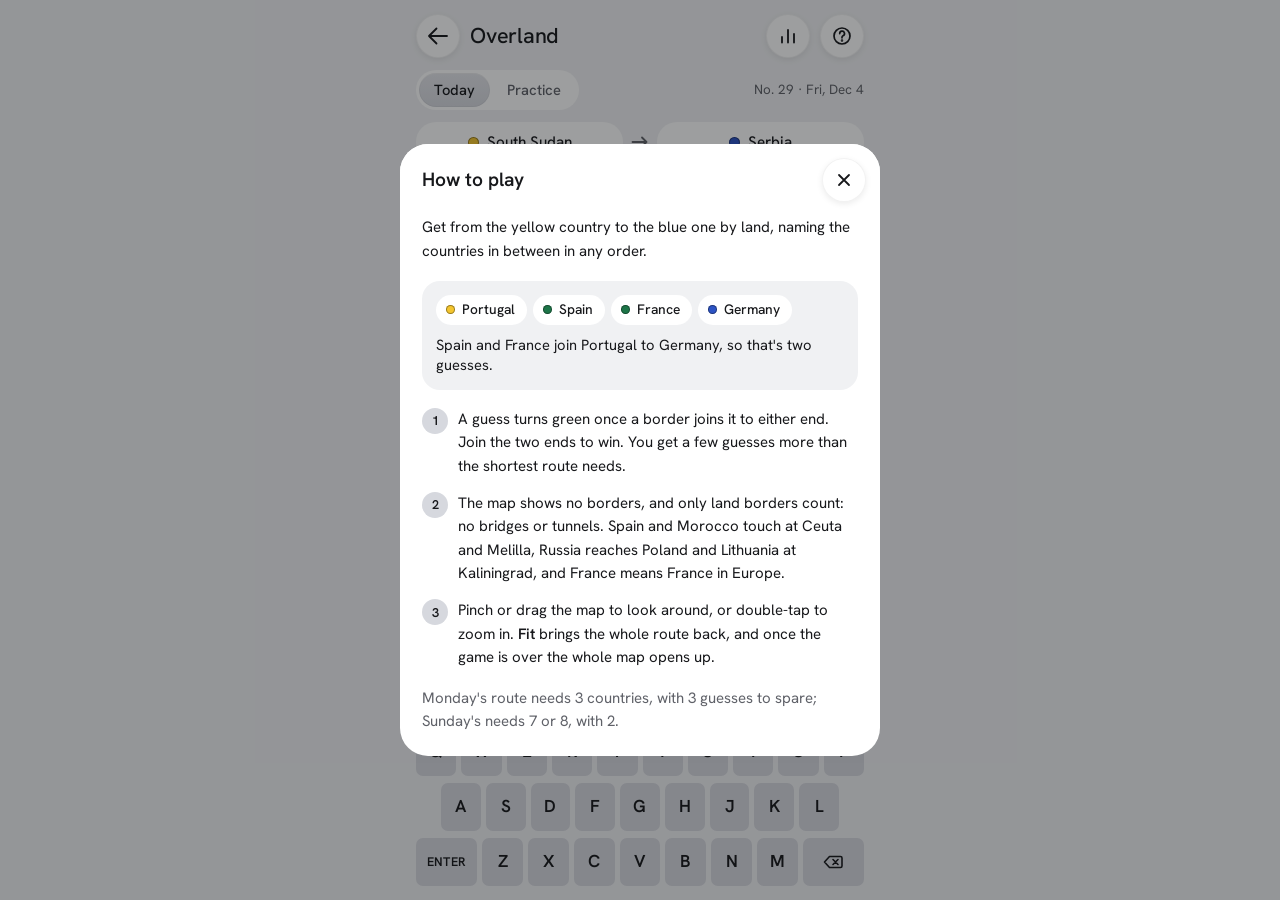
<file: web/overland/index.html>
<!doctype html>
<html lang="en">
<head>
<meta charset="utf-8">
<meta name="viewport" content="width=device-width,initial-scale=1,viewport-fit=cover,interactive-widget=resizes-content">
<meta name="referrer" content="no-referrer">
<!-- ios:cut -->
<meta name="theme-color" content="#F0F1F3" media="(prefers-color-scheme: light)">
<meta name="theme-color" content="#171719" media="(prefers-color-scheme: dark)">
<link rel="manifest" href="../manifest.json">
<link rel="apple-touch-icon" sizes="180x180" href="../icons/apple-touch-icon.png">
<meta name="apple-mobile-web-app-capable" content="yes">
<meta name="mobile-web-app-capable" content="yes">
<meta name="apple-mobile-web-app-status-bar-style" content="default">
<meta name="apple-mobile-web-app-title" content="Dailies">
<meta name="description" content="Overland: cross the map from one country to another, naming the countries between. A new route every day.">
<!-- ios:end -->
<title>Overland</title>
<!-- ios:cut -->
<link rel="icon" href="data:image/svg+xml,<svg xmlns=%22http://www.w3.org/2000/svg%22 viewBox=%220 0 32 32%22><rect x=%223%22 y=%223%22 width=%227.6%22 height=%227.6%22 rx=%221.9%22 fill=%22%232C53C4%22/><rect x=%2212.2%22 y=%223%22 width=%227.6%22 height=%227.6%22 rx=%221.9%22 fill=%22%232C53C4%22/><rect x=%2221.4%22 y=%223%22 width=%227.6%22 height=%227.6%22 rx=%221.9%22 fill=%22%232C53C4%22/><rect x=%223%22 y=%2212.2%22 width=%227.6%22 height=%227.6%22 rx=%221.9%22 fill=%22%232C53C4%22/><rect x=%2212.2%22 y=%2212.2%22 width=%227.6%22 height=%227.6%22 rx=%221.9%22 fill=%22%23F4C52E%22/><rect x=%2221.4%22 y=%2212.2%22 width=%227.6%22 height=%227.6%22 rx=%221.9%22 fill=%22%23A9B8E6%22/><rect x=%223%22 y=%2221.4%22 width=%227.6%22 height=%227.6%22 rx=%221.9%22 fill=%22%23A9B8E6%22/><rect x=%2212.2%22 y=%2221.4%22 width=%227.6%22 height=%227.6%22 rx=%221.9%22 fill=%22%23A9B8E6%22/><rect x=%2221.4%22 y=%2221.4%22 width=%227.6%22 height=%227.6%22 rx=%221.9%22 fill=%22%23A9B8E6%22/></svg>">
<!-- ios:end -->
<link rel="preload" href="../fonts/hanken-grotesk-latin.woff2" as="font" type="font/woff2" crossorigin>
<link rel="stylesheet" href="../shared.css?v=5">
<style>
/* Yellow is where you start, blue where you're going, green what's joined up:
   on the map, and as a dot beside each name everywhere else. The first name
   offered is picked out as a chosen word is in Sorted. */
:root { --from: #F4C52E; --to: #2C53C4; --land: var(--key); --loose: var(--line-strong); --way: color-mix(in srgb, var(--pos) 34%, var(--land)); --pick: #5A5C63; --on-pick: #FFFFFF; --raised: var(--key); --dot-edge: rgba(0, 0, 0, .38); }
/* In dark the key grey is the card's own, so what sits on a card or a sheet is a shade lighter;
   and a dot needs no darker edge there, as it does to show on white */
@media (prefers-color-scheme: dark) { :root:not([data-theme="light"]) { --land: var(--key-down); --to: #5C7FE8; --pick: #B4B5BB; --on-pick: #171719; --raised: var(--key-hi); --dot-edge: transparent; } }
:root[data-theme="dark"] { --land: var(--key-down); --to: #5C7FE8; --pick: #B4B5BB; --on-pick: #171719; --raised: var(--key-hi); --dot-edge: transparent; }
.end::before, .stop i, .mini span::before { box-shadow: inset 0 0 0 1px var(--dot-edge); }
.result .btn-secondary, .result-tag, .rule .n { background: var(--raised); }
/* Grey on that lighter grey is too faint to read, so a plain tag is in ink */
.result-tag { color: var(--ink); }
.result .btn-secondary:active { background: var(--key-down); }
@media (hover: hover) { .result .btn-secondary:hover { background: var(--key-down); } }

.stage { flex: 1; min-height: 0; display: flex; flex-direction: column; gap: 10px; padding-top: 12px; }

/* The two ends */
.ends { display: grid; grid-template-columns: minmax(0, 1fr) 18px minmax(0, 1fr); align-items: center; gap: 8px; }
.end { display: flex; align-items: center; justify-content: center; gap: 8px; min-width: 0; min-height: 40px; padding: 6px 14px; background: var(--surface); border-radius: 20px; font-size: .95rem; font-weight: 500; line-height: 1.2; overflow-wrap: anywhere; }
.end::before { content: ""; flex: none; width: 11px; height: 11px; border-radius: 50%; background: var(--from); }
.end.to::before { background: var(--to); }
.ends svg { color: var(--muted); }

/* The map: land with no borders on it, and only the countries named so far */
.map { position: relative; flex: 1; min-height: 120px; background: var(--surface); border-radius: 24px; overflow: hidden; }
.map svg { position: absolute; inset: 0; width: 100%; height: 100%; display: block; }
/* Pinch and drag move the map, not the page */
.map { touch-action: none; user-select: none; -webkit-user-select: none; cursor: grab; }
.map:active { cursor: grabbing; }
/* Back to the whole route, once you've moved: a flat disc, as in the top bar */
.fit { position: absolute; top: 10px; right: 10px; min-height: 36px; padding: 0 16px; background: var(--disc); border: 0; border-radius: 99px; box-shadow: var(--disc-edge); font-size: .86rem; font-weight: 500; color: var(--ink); cursor: pointer; }
.fit::after { content: ""; position: absolute; inset: -4px; }
.fit:active { background: var(--key-down); }
.land { fill: var(--land); stroke: none; }
.place { stroke: var(--surface); stroke-width: 1px; stroke-linejoin: round; animation: show .3s ease-out; transition: fill .3s ease, stroke .3s ease; }
.place path { vector-effect: non-scaling-stroke; }
.place.from { fill: var(--from); }
.place.to { fill: var(--to); }
.place.joined { fill: var(--pos); }
.place.loose { fill: var(--loose); }
.place.way { fill: var(--way); }
/* Once it's over: every other country, plain, with its borders showing */
.place.rest { fill: var(--land); stroke: var(--surface); stroke-width: 1px; animation: show .5s ease-out; }
.names text.rest-name { font-weight: 500; fill: var(--muted); }
/* A small country draws its own edge too, or it's lost on a wide map */
.place.speck { stroke-width: 3px; }
.place.speck.from { stroke: var(--from); }
.place.speck.to { stroke: var(--to); }
.place.speck.joined { stroke: var(--pos); }
.place.speck.loose { stroke: var(--loose); }
.place.speck.way { stroke: var(--way); }
.names { pointer-events: none; }
.names text { text-anchor: middle; dominant-baseline: central; font-weight: 600; fill: var(--ink); stroke: var(--surface); paint-order: stroke; stroke-linejoin: round; }
@keyframes show { from { opacity: 0; } }

/* Guesses so far, newest last. The row runs out to the edge of the screen, so one
   cut off there says there are more */
.trail { display: flex; gap: 6px; min-height: 32px; margin: 0 -16px; padding: 0 16px; overflow: auto hidden; scrollbar-width: none; }
.trail::-webkit-scrollbar { display: none; }
/* Guesses hidden past an edge fade out there (the script says which edge) */
.trail.cut-start { -webkit-mask-image: linear-gradient(to right, transparent, #000 24px); mask-image: linear-gradient(to right, transparent, #000 24px); }
.trail.cut-end, .picks.more { -webkit-mask-image: linear-gradient(to left, transparent, #000 24px); mask-image: linear-gradient(to left, transparent, #000 24px); }
.trail.cut-start.cut-end { -webkit-mask-image: linear-gradient(to right, transparent, #000 24px, #000 calc(100% - 24px), transparent); mask-image: linear-gradient(to right, transparent, #000 24px, #000 calc(100% - 24px), transparent); }
.stop { position: relative; flex: none; display: inline-flex; align-items: center; gap: 7px; min-height: 32px; padding: 0 13px 0 11px; background: var(--surface); border-radius: 99px; font-size: .86rem; font-weight: 500; white-space: nowrap; }
.stop i { width: 9px; height: 9px; border-radius: 50%; background: var(--loose); transition: background-color .3s ease; }
.stop.joined i { background: var(--pos); }
/* Said to a screen reader, as the green can't be */
.stop .sr { position: absolute; width: 1px; height: 1px; overflow: hidden; clip-path: inset(50%); white-space: nowrap; }

/* The guesses left, then what's being typed and the names it could be */
.tools { display: grid; grid-template-columns: 1fr auto 1fr; align-items: center; gap: 8px; min-height: 32px; }
.count { font-size: .86rem; color: var(--muted); text-align: center; white-space: nowrap; }
.count b { font-weight: 600; color: var(--ink); }
.count.low b { color: var(--neg); }
/* What's typed sits in a well, and a message takes its place there */
.entry { --h: 48px; position: relative; display: flex; align-items: center; min-height: var(--h); padding: 0 20px; background: var(--surface); border-radius: 99px; }
.typed { min-width: 0; font-size: 1.06rem; font-weight: 500; text-transform: capitalize; white-space: nowrap; overflow: hidden; text-overflow: ellipsis; }
.typed:empty::before { content: "Name a country in between"; font-weight: 400; color: var(--muted); text-transform: none; }
.toast { top: 0; bottom: 0; left: 0; right: 0; display: flex; align-items: center; padding: 0 20px; background: var(--surface); border-radius: 99px; line-height: 1.15; text-align: left; white-space: normal; transform: none; }
.toast.show { transform: none; }
/* A narrow phone: less room at the ends and smaller messages, so "is already on the map"
   fits on a line for all but the longest names, which take a second line */
@media (max-width: 360px) {
  .entry { padding: 0 14px; }
  .toast { padding: 0 14px; font-size: .84rem; }
}
/* The names it could be run out to the edge of the screen, as the guesses do, and
   fade there while more wait (the script sets .more) */
.picks { display: flex; gap: 8px; min-height: 52px; margin: 2px -16px; padding: 6px 16px; overflow: auto hidden; scrollbar-width: none; }
.picks::-webkit-scrollbar { display: none; }
/* A finger's height to tap, whatever the height drawn */
.pick::after { content: ""; position: absolute; inset: -4px 0; }
.pick { position: relative; flex: none; min-height: 40px; padding: 0 16px; background: linear-gradient(var(--key-hi), var(--key)); border: 0; border-radius: 99px; box-shadow: var(--rim), var(--lift); font-size: .92rem; font-weight: 500; white-space: nowrap; touch-action: manipulation; }
.pick:first-child { background: var(--pick); box-shadow: none; color: var(--on-pick); }
.pick:active { background: var(--key-down); color: var(--ink); }
.key { height: 48px; }

.result { margin-top: 10px; }
.best { font-size: .9rem; line-height: 1.35; color: var(--muted); }
.best:empty { display: none; }
.best b { font-weight: 600; color: var(--ink); }

/* The worked example in How to play */
.example { display: grid; gap: 10px; padding: 14px; background: var(--bg); border-radius: 18px; font-size: .92rem; line-height: 1.4; }
.mini { display: flex; flex-wrap: wrap; align-items: center; gap: 6px; }
.mini span { display: inline-flex; align-items: center; gap: 7px; min-height: 30px; padding: 0 12px 0 10px; border-radius: 99px; background: var(--surface); font-size: .86rem; font-weight: 500; }
.mini span::before { content: ""; width: 9px; height: 9px; border-radius: 50%; background: var(--pos); }
.mini span.from::before { background: var(--from); }
.mini span.to::before { background: var(--to); }

/* Short phones: the map keeps its share */
@media (max-height: 700px) {
  .key { height: 42px; }
  .keys { gap: 5px; }
  .key { position: relative; }
  .key::after { content: ""; position: absolute; inset: -1px 0; }
  .pick { min-height: 36px; }
  /* The names keep clear of the keys: 7px under them, and a tap target that stops short of the top row */
  .picks { min-height: 45px; margin-block: 0; padding-block: 2px 7px; }
  .pick::after { inset: -6px 0 -2px; }
  .ends { gap: 6px; }
  .end { gap: 6px; min-height: 30px; padding: 4px 10px; font-size: .86rem; }
  .end::before { width: 9px; height: 9px; }
  /* A long name takes two lines, and the map gives up the room */
  .map { min-height: 104px; }
  .entry { --h: 38px; }
  .tools { min-height: 22px; }
  .stage { gap: 8px; padding-top: 6px; }
  .trail, .stop { min-height: 28px; }
  .result { gap: 8px; padding: 10px 12px; }
  .result-title { font-size: 1.2rem; }
  .result .btn { min-height: 44px; }
  .next { min-height: 24px; }
}

@media (prefers-reduced-motion: reduce) {
  .place { animation: none; transition: none; }
  .stop i { transition: none; }
}
</style>
</head>
<body>
<div class="app">
  <header>
    <div class="top">
      <a class="brand" href="../index.html" aria-label="All games">
        <svg width="24" height="24" viewBox="0 0 24 24" fill="none" stroke="currentColor" stroke-width="1.8" stroke-linecap="round" stroke-linejoin="round" aria-hidden="true"><path d="M21 12H3M10.5 4.5 3 12l7.5 7.5"/></svg>
        <svg width="30" height="30" viewBox="0 0 64 64" aria-hidden="true"><rect width="64" height="64" rx="14" fill="#3C9BE0"/><path d="M8,9L30,7L27,23L9,30Z" fill="#CFE6F7" stroke="#3C9BE0" stroke-width="2.2" stroke-linejoin="round"/><path d="M30,38L42,42L56,29L57,56L27,57Z" fill="#CFE6F7" stroke="#3C9BE0" stroke-width="2.2" stroke-linejoin="round"/><path d="M9,30L26,22L29,41L27,57L8,55Z" fill="#FFCF33" stroke="#3C9BE0" stroke-width="2.2" stroke-linejoin="round"/><path d="M26,22L46,27L45,47L29,41Z" fill="#2FA36B" stroke="#3C9BE0" stroke-width="2.2" stroke-linejoin="round"/><path d="M30,7L57,9L56,31L46,27L26,22Z" fill="#232C66" stroke="#3C9BE0" stroke-width="2.2" stroke-linejoin="round"/><path d="M18,44L37,34L44,17" fill="none" stroke="#FFFFFF" stroke-width="3" stroke-linecap="round" stroke-linejoin="round"/><circle cx="18" cy="44" r="4" fill="#FFFFFF"/><circle cx="44" cy="17" r="4" fill="#FFFFFF"/></svg>
        <h1 class="mark">Overland</h1>
      </a>
      <div class="top-right">
        <button class="icon-btn" id="statsBtn" type="button" aria-label="Stats">
          <svg width="20" height="20" viewBox="0 0 20 20" fill="none" stroke="currentColor" stroke-width="1.8" stroke-linecap="round" aria-hidden="true"><path d="M4 16.5V11M10 16.5V4M16 16.5V8"/></svg>
        </button>
        <button class="icon-btn" id="helpBtn" type="button" aria-label="How to play">
          <svg width="20" height="20" viewBox="0 0 20 20" fill="none" stroke="currentColor" stroke-width="1.7" stroke-linecap="round" aria-hidden="true"><circle cx="10" cy="10" r="8"/><path d="M7.7 7.6a2.4 2.4 0 1 1 3.3 2.2c-.6.3-1 .8-1 1.5v.5"/><circle cx="10" cy="14.6" r=".4" fill="currentColor"/></svg>
        </button>
      </div>
    </div>
    <div class="modes">
      <div class="tabs" role="tablist" aria-label="Mode">
        <button class="tab" id="tabToday" role="tab" type="button">Today</button>
        <button class="tab" id="tabPractice" role="tab" type="button">Practice</button>
      </div>
      <p class="meta" id="meta"></p>
    </div>
  </header>

  <main class="stage">
    <div class="ends">
      <p class="end from" id="from"></p>
      <svg width="18" height="12" viewBox="0 0 18 12" fill="none" stroke="currentColor" stroke-width="1.8" stroke-linecap="round" stroke-linejoin="round" aria-hidden="true"><path d="M1.5 6h14M11 1.5 15.5 6 11 10.5"/></svg>
      <p class="end to" id="to"></p>
    </div>
    <div class="map" id="map">
      <svg id="svg" role="img" aria-label="Map of the route so far" preserveAspectRatio="xMidYMid meet">
        <path class="land" id="land"/>
        <g id="places"></g>
        <g class="names" id="names"></g>
      </svg>
      <button class="fit" id="fitBtn" type="button" hidden>Fit</button>
    </div>
    <div class="trail" id="trail" aria-label="Your guesses"></div>
  </main>

  <footer>
    <div id="play">
      <div class="tools"><span></span><p class="count" id="count"></p><span></span></div>
      <div class="entry">
        <p class="toast" id="toast" role="status"></p>
        <p class="typed" id="typed"></p>
      </div>
      <div class="picks" id="picks"></div>
      <div class="keys" id="keys" aria-label="Letters"></div>
    </div>
    <section class="result" id="result" aria-live="polite" hidden>
      <div class="result-head">
        <p class="result-title" id="resTitle"></p>
        <p class="result-tag" id="resTag"></p>
      </div>
      <p class="best" id="resBest"></p>
      <div class="actions">
        <button class="btn btn-secondary" id="resSecond" type="button"></button>
        <button class="btn btn-primary" id="resFirst" type="button"></button>
      </div>
      <a class="next" id="resNext" hidden></a>
      <p class="result-foot" id="resFoot"></p>
    </section>
  </footer>
</div>

<dialog class="sheet" id="helpSheet" aria-labelledby="helpTitle">
  <div class="sheet-head">
    <h2 id="helpTitle" tabindex="-1" autofocus>How to play</h2>
    <button class="icon-btn" type="button" data-close aria-label="Close">
      <svg width="18" height="18" viewBox="0 0 18 18" fill="none" stroke="currentColor" stroke-width="1.8" stroke-linecap="round" aria-hidden="true"><path d="m4 4 10 10M14 4 4 14"/></svg>
    </button>
  </div>
  <div class="sheet-body">
    <p>Get from the yellow country to the blue one by land, naming the countries in between in any order.</p>
    <div class="example">
      <div class="mini"><span class="from">Portugal</span><span>Spain</span><span>France</span><span class="to">Germany</span></div>
      <span>Spain and France join Portugal to Germany, so that's two guesses.</span>
    </div>
    <div class="rules">
      <div class="rule"><span class="n">1</span><p>A guess turns green once a border joins it to either end. Join the two ends to win. You get a few guesses more than the shortest route needs.</p></div>
      <div class="rule"><span class="n">2</span><p>The map shows no borders, and only land borders count: no bridges or tunnels. Spain and Morocco touch at Ceuta and Melilla, Russia reaches Poland and Lithuania at Kaliningrad, and France means France in Europe.</p></div>
      <div class="rule"><span class="n">3</span><p>Pinch or drag the map to look around, or double-tap to zoom in. <b>Fit</b> brings the whole route back, and once the game is over the whole map opens up.</p></div>
    </div>
    <p class="muted">Monday's route needs 3 countries, with 3 guesses to spare; Sunday's needs 7 or 8, with 2.</p>
  </div>
</dialog>

<dialog class="sheet" id="statsSheet" aria-labelledby="statsTitle">
  <div class="sheet-head">
    <h2 id="statsTitle" tabindex="-1" autofocus>Stats</h2>
    <button class="icon-btn" type="button" data-close aria-label="Close">
      <svg width="18" height="18" viewBox="0 0 18 18" fill="none" stroke="currentColor" stroke-width="1.8" stroke-linecap="round" aria-hidden="true"><path d="m4 4 10 10M14 4 4 14"/></svg>
    </button>
  </div>
  <div class="sheet-body" id="statsBody"></div>
</dialog>

<!-- ios:cut -->
<!-- Bump ?v= when these change, so browsers never pair this page with an old copy. -->
<!-- ios:end -->
<script src="map.js?v=1"></script>
<script src="days.js?v=1"></script>
<script src="lib.js?v=3"></script>
<script src="../clock.js?v=4"></script>
<!-- ios:cut -->
<script src="../pwa.js"></script>
<!-- ios:end -->
<script src="../next.js?v=11"></script>
<script>
(() => {
  const L = window.OverlandLib, D = window.OverlandDays, M = window.OverlandMap;
  const $ = id => document.getElementById(id);
  const locale = navigator.language || 'en';
  /* ios:cut */
  // Where the game lives on the web; shared results link here, short, as chat
  // apps make a link of it. The app and the old addresses send people to the new one.
  /* ios:end */
  const SITE = `${/* ios:cut */ /^appassets\.androidplatform\.net$|\.workers\.dev$/.test(location.hostname) ? /* ios:end */ 'dailies.teloone.au' /* ios:cut */ : location.host /* ios:end */}/overland`;
  const SVG = 'http://www.w3.org/2000/svg';
  const nameOf = code => M.countries[code].name;

  const store = {
    get(k) { try { return JSON.parse(localStorage.getItem('overland.' + k)); } catch { return null; } },
    set(k, v) { try { localStorage.setItem('overland.' + k, JSON.stringify(v)); } catch {} },
  };

  // ---- state ----
  // days: { [day]: { guesses: [code...], done, won, used, over } }; practice: the
  // same plus the seed it was dealt from; mode: what's on screen.
  const saved = store.get('state') || {};
  const practiceSaved = saved.practice && Number.isInteger(saved.practice.seed) ? saved.practice : null;
  const state = {
    days: saved.days && typeof saved.days === 'object' ? saved.days : {},
    practice: practiceSaved,
    mode: saved.mode === 'practice' && practiceSaved ? 'practice' : 'daily',
  };
  for (const d of Object.keys(state.days)) if (!state.days[d] || typeof state.days[d] !== 'object') delete state.days[d];
  const save = () => { store.set('state', state); begun(); };

  let today = L.dayNumber(Clock.now(), D.epoch);
  let puzzle, play;            // the game on screen and its progress
  let typed = '';

  const now = () => L.replay(M, puzzle, play.guesses);

  function checked(rec) {
    rec.guesses = L.cleanGuesses(M, puzzle, rec.guesses);
    const s = L.replay(M, puzzle, rec.guesses);
    rec.done = s.over; rec.won = s.won; rec.used = s.used; rec.over = s.used - puzzle.best;
    return rec;
  }

  function load() {
    typed = '';
    if (state.mode === 'practice') {
      puzzle = L.practice(state.practice.seed, M);
      play = checked(state.practice);
    } else {
      puzzle = L.daily(today, D, M);
      play = checked(state.days[today] || (state.days[today] = { guesses: [] }));
    }
    $('places').replaceChildren();
    $('names').replaceChildren();
    shapes.clear();
    rest.clear();
    camera = null;
  }

  // ---- toast ----
  let toastTimer = 0;
  function say(text, ms = 1800) {
    clearTimeout(toastTimer);
    const t = $('toast');
    t.textContent = text;
    t.classList.toggle('show', !!text);
    if (text && ms) toastTimer = setTimeout(() => t.classList.remove('show'), ms);
  }

  const el = (tag, cls, text) => { const e = document.createElement(tag); if (cls) e.className = cls; if (text != null) e.textContent = text; return e; };
  const still = () => matchMedia('(prefers-reduced-motion: reduce)').matches;

  // ---- the map ----
  const shapes = new Map();    // code: { place, label }

  const rest = new Set();      // countries shown only once the game's over
  function shape(code, under = false) {
    let s = shapes.get(code);
    if (s) return s;
    const c = M.countries[code];
    const place = document.createElementNS(SVG, 'g');
    const path = document.createElementNS(SVG, 'path');
    path.setAttribute('d', c.d);
    place.append(path);
    const label = document.createElementNS(SVG, 'text');
    label.setAttribute('x', c.at[0]);
    label.setAttribute('y', c.at[1]);
    label.textContent = c.name;
    if (under) { $('places').prepend(place); $('names').prepend(label); label.setAttribute('class', 'rest-name'); rest.add(code); }
    else { $('places').append(place); $('names').append(label); }
    s = { place, label };
    shapes.set(code, s);
    return s;
  }

  const unite = (a, b) => [Math.min(a[0], b[0]), Math.min(a[1], b[1]), Math.max(a[2], b[2]), Math.max(a[3], b[3])];
  const touches = (a, b) => a[0] < b[2] && b[0] < a[2] && a[1] < b[3] && b[1] < a[3];

  // What the map should frame: both ends and all that's joined to them, and any
  // other guess near enough not to throw the view out.
  function frame(shown) {
    const box = c => M.countries[c].box;
    const s = now();
    let area = unite(box(puzzle.start), box(puzzle.end));
    for (const c of shown) if (s.joined.has(c) || (play.done && !play.guesses.includes(c))) area = unite(area, box(c));
    const reach = Math.max(area[2] - area[0], area[3] - area[1]) * .4;
    const wide = [area[0] - reach, area[1] - reach, area[2] + reach, area[3] + reach];
    for (const c of play.guesses) if (touches(box(c), wide)) area = unite(area, box(c));

    const { width, height } = $('map').getBoundingClientRect();
    const aspect = (width || 340) / (height || 300);
    // Room round the edge, and never so close that the land loses its shape.
    let w = Math.max((area[2] - area[0]) * 1.24, 420), h = Math.max((area[3] - area[1]) * 1.3, 320);
    if (w / h < aspect) w = h * aspect; else h = w / aspect;
    return [(area[0] + area[2]) / 2 - w / 2, (area[1] + area[3]) / 2 - h / 2, w, h];
  }

  let camera = null, cameraFrame = 0;

  function look(view) {
    camera = view;
    $('svg').setAttribute('viewBox', view.map(v => v.toFixed(1)).join(' '));
    // Names stay the same size on screen however far out the map is.
    const scale = view[2] / ($('map').getBoundingClientRect().width || 340);
    const names = $('names');
    names.style.fontSize = 11.5 * scale + 'px';
    names.style.strokeWidth = 3 * scale + 'px';
    placeNames(scale);
  }

  // The ends always get their names, then the newest guesses, and a name that
  // would land on one already placed is left off.
  function placeNames(scale) {
    const taken = [];
    const [vx, vy, vw, vh] = camera;
    const played = [...shapes.keys()].filter(c => !rest.has(c) && c !== puzzle.start && c !== puzzle.end);
    const order = [puzzle.start, puzzle.end, ...played.reverse(), ...rest];
    for (const code of order) {
      const c = M.countries[code];
      const w = c.name.length * 3.4 * scale, h = 8 * scale;
      // A country smaller than its name wears it underneath.
      const y = c.box[3] - c.box[1] < 24 * scale ? c.box[3] + 10 * scale : c.at[1];
      // A name near the edge moves in rather than run off the map; one whose
      // country is out of view is left off.
      const seen = c.at[0] > vx && c.at[0] < vx + vw && y > vy && y < vy + vh;
      const x = Math.min(Math.max(c.at[0], vx + w + 4 * scale), vx + vw - w - 4 * scale);
      const clear = seen && !taken.some(([tx, ty, tw]) => Math.abs(tx - x) < w + tw && Math.abs(ty - y) < h * 2);
      const { label } = shapes.get(code);
      label.setAttribute('x', x);
      label.setAttribute('y', y);
      label.style.display = clear ? '' : 'none';
      if (clear) taken.push([x, y, w]);
    }
  }

  function moveTo(view) {
    cancelAnimationFrame(cameraFrame);
    if (!camera || still()) return look(view);
    const from = camera, began = performance.now(), length = 460;
    const step = at => {
      const t = Math.min(1, (at - began) / length), e = 1 - (1 - t) ** 3;
      look(from.map((v, i) => v + (view[i] - v) * e));
      if (t < 1) cameraFrame = requestAnimationFrame(step);
    };
    cameraFrame = requestAnimationFrame(step);
  }

  // ---- looking around ----
  // Pinch or drag the map, or use the wheel; double-tap zooms in. The map
  // goes back to framing the route with Fit, or by itself after the next guess.
  const world = Object.values(M.countries).reduce((a, c) => (a ? unite(a, c.box) : c.box), null);
  const CLOSEST = 90;   // the narrowest view, in map units
  function clampView([x, y, w, h]) {
    const aspect = h / w;
    w = Math.min(Math.max(w, CLOSEST), (world[2] - world[0]) * 1.15);
    h = w * aspect;
    // The middle of the view stays over the world.
    const cx = Math.min(Math.max(x + w / 2, world[0]), world[2]), cy = Math.min(Math.max(y + h / 2, world[1]), world[3]);
    return [cx - w / 2, cy - h / 2, w, h];
  }
  function lookAround(view) {
    cancelAnimationFrame(cameraFrame);
    $('fitBtn').hidden = false;
    look(clampView(view));
  }
  // A point on screen, in map units.
  const toMap = (px, py) => {
    const r = $('map').getBoundingClientRect();
    return [camera[0] + (px - r.left) / r.width * camera[2], camera[1] + (py - r.top) / r.height * camera[3], r];
  };
  function zoomAt(px, py, by) {
    if (!camera) return;
    const [ux, uy, r] = toMap(px, py);
    const w = camera[2] / by, h = camera[3] / by;
    lookAround([ux - (px - r.left) / r.width * w, uy - (py - r.top) / r.height * h, w, h]);
  }
  function panBy(dx, dy) {
    if (!camera) return;
    const r = $('map').getBoundingClientRect();
    lookAround([camera[0] - dx / r.width * camera[2], camera[1] - dy / r.height * camera[3], camera[2], camera[3]]);
  }
  const fingers = new Map();   // pointerId: { x, y }
  let lastTap = 0, travelled = 0;
  $('map').addEventListener('pointerdown', e => {
    if (e.target.closest('.fit')) return;
    try { $('map').setPointerCapture(e.pointerId); } catch {}
    fingers.set(e.pointerId, { x: e.clientX, y: e.clientY });
    if (fingers.size === 1) travelled = 0;
  });
  $('map').addEventListener('pointermove', e => {
    const was = fingers.get(e.pointerId);
    if (!was) return;
    if (fingers.size === 1) {
      travelled += Math.abs(e.clientX - was.x) + Math.abs(e.clientY - was.y);
      if (travelled > 6) panBy(e.clientX - was.x, e.clientY - was.y);
    } else if (fingers.size === 2) {
      const [a, b] = [...fingers.values()];
      const other = a === was ? b : a;
      const before = Math.hypot(was.x - other.x, was.y - other.y);
      const after = Math.hypot(e.clientX - other.x, e.clientY - other.y);
      const mx = (e.clientX + other.x) / 2, my = (e.clientY + other.y) / 2;
      panBy((e.clientX - was.x) / 2, (e.clientY - was.y) / 2);
      if (before > 0) zoomAt(mx, my, after / before);
      travelled = 99;
    }
    fingers.set(e.pointerId, { x: e.clientX, y: e.clientY });
  });
  const lift = e => {
    if (!fingers.delete(e.pointerId)) return;
    // Two quick taps in the same place zoom in there.
    if (e.type === 'pointerup' && !fingers.size && travelled <= 6) {
      if (e.timeStamp - lastTap < 320) { zoomAt(e.clientX, e.clientY, 2); lastTap = 0; } else lastTap = e.timeStamp;
    }
  };
  $('map').addEventListener('pointerup', lift);
  $('map').addEventListener('pointercancel', lift);
  $('map').addEventListener('wheel', e => { e.preventDefault(); zoomAt(e.clientX, e.clientY, Math.exp(-e.deltaY * .0015)); }, { passive: false });
  $('fitBtn').addEventListener('click', () => { haptic(); drawMap(); });

  // Everything named so far, and the route it missed once the game's over.
  function drawMap() {
    $('fitBtn').hidden = true;
    const s = now();
    const missed = play.done ? L.route(M, puzzle.start, puzzle.end).slice(1, -1).filter(c => !play.guesses.includes(c)) : [];
    const paint = (code, cls) => {
      const small = M.countries[code].area < 30000 ? ' speck' : '';
      shape(code).place.setAttribute('class', 'place ' + cls + small);
    };
    paint(puzzle.start, 'from');
    paint(puzzle.end, 'to');
    for (const g of play.guesses) paint(g, s.joined.has(g) ? 'joined' : 'loose');
    if (!s.won) for (const g of missed) paint(g, 'way');
    // Once the game's over the whole map opens up to explore, under the route.
    if (play.done) for (const code of Object.keys(M.countries)) if (!shapes.has(code) || rest.has(code)) shape(code, true).place.setAttribute('class', 'place rest');
    moveTo(frame([...play.guesses, ...(s.won ? [] : missed)]));
  }

  function renderTrail() {
    const s = now();
    const stops = play.guesses.map(g => {
      const stop = el('span', s.joined.has(g) ? 'stop joined' : 'stop');
      stop.append(el('i'), nameOf(g));
      if (s.joined.has(g)) stop.append(el('span', 'sr', ', joined'));
      return stop;
    });
    $('trail').replaceChildren(...stops);
    $('trail').scrollLeft = $('trail').scrollWidth;
    trailEdges();
  }
  // Fade whichever edge of the trail has guesses hidden past it.
  function trailEdges() {
    const t = $('trail');
    t.classList.toggle('cut-start', t.scrollLeft > 4);
    t.classList.toggle('cut-end', t.scrollWidth - t.clientWidth - t.scrollLeft > 4);
  }
  $('trail').addEventListener('scroll', trailEdges, { passive: true });
  addEventListener('resize', trailEdges);

  function renderEntry() {
    const s = now();
    $('typed').textContent = typed;
    const count = $('count');
    count.classList.toggle('low', s.left <= 1);
    count.replaceChildren(el('b', '', String(s.left)), s.left === 1 ? ' guess left' : ' guesses left');
    $('picks').replaceChildren(...L.search(M, typed).map(code => {
      const b = el('button', 'pick', nameOf(code));
      b.type = 'button';
      b.dataset.code = code;
      return b;
    }));
    $('picks').scrollLeft = 0;
    moreToSee();
  }

  const dateOf = day => { const [y, m, d] = D.epoch.split('-').map(Number); return new Date(y, m - 1, d + day - 1); };
  const dayFormat = new Intl.DateTimeFormat(locale, { weekday: 'short', day: 'numeric', month: 'short' });

  function renderHeader() {
    const daily = state.mode === 'daily';
    $('tabToday').setAttribute('aria-selected', String(daily));
    $('tabPractice').setAttribute('aria-selected', String(!daily));
    $('from').textContent = nameOf(puzzle.start);
    $('to').textContent = nameOf(puzzle.end);
    const meta = $('meta');
    if (daily) return meta.replaceChildren(`No. ${today} · ${dayFormat.format(dateOf(today))}`);
    const b = el('button', 'meta-btn', 'New route');
    b.type = 'button';
    b.addEventListener('click', startPractice);
    meta.replaceChildren(b);
  }

  const wonDays = () => Object.keys(state.days).filter(d => state.days[d].won).map(Number);

  function renderResult() {
    const s = now(), daily = state.mode === 'daily';
    const extra = s.used - puzzle.best;
    $('resTitle').textContent = s.won ? L.guessesText(s.used) : 'Out of guesses';
    const tag = $('resTag');
    tag.textContent = !s.won ? 'Lost' : extra === 0 ? 'Best route' : `${extra} over best`;
    tag.classList.toggle('good', s.won && extra === 0);
    tag.classList.toggle('bad', !s.won);
    const best = $('resBest');
    best.replaceChildren();
    if (!s.won || extra > 0) {
      const way = L.route(M, puzzle.start, puzzle.end).slice(1, -1).map(nameOf).join(', ');
      best.append(el('b', '', `Best in ${puzzle.best}: `), way);
    }
    $('resFirst').textContent = daily ? 'Share' : 'New route';
    $('resSecond').textContent = daily ? 'Practice' : 'Share';
    showNext($('resNext'), 'overland', daily);
    tickNext();
  }

  function tickNext() {
    const foot = $('resFoot');
    if (!play.done) return;
    const rec = state.days[today];
    if (!rec || !rec.done) return foot.replaceChildren(el('span', '', 'Today’s route is still to do'));
    const left = el('span');
    left.append(el('b', '', String(L.streak(wonDays(), today))), ' day streak');
    foot.replaceChildren(left, el('span', '', Clock.untilNext('route', today, L.dayNumber(Clock.now(), D.epoch))));
  }

  function render() {
    renderHeader();
    $('play').hidden = play.done;
    $('result').hidden = !play.done;
    if (play.done) renderResult(); else renderEntry();
    renderTrail();
    drawMap();
    tellBack();
  }

  // ---- stats ----
  function renderStats() {
    const days = Object.keys(state.days).map(Number).filter(d => state.days[d].done);
    const body = $('statsBody');
    if (!days.length) return body.replaceChildren(el('p', 'empty', 'Finish a daily route to start your stats.'));
    const won = wonDays();
    const nums = el('div', 'numbers');
    for (const [v, label] of [
      [days.length, 'Played'],
      [Math.round(won.length / days.length * 100) + '%', 'Won'],
      [L.streak(won, today), 'Streak'],
      [L.bestStreak(won), 'Best streak'],
    ]) {
      const n = el('p', 'num');
      n.append(el('b', '', String(v)), el('span', '', label));
      nums.append(n);
    }
    // How each route went: guesses over the best, or lost.
    const LABELS = ['Best', '+1', '+2', '+3', 'Lost'];
    const slot = d => (state.days[d].won ? Math.min(3, state.days[d].over) : 4);
    const counts = Array(LABELS.length).fill(0);
    for (const d of days) counts[slot(d)]++;
    const max = Math.max(...counts, 1);
    const dist = el('div', 'dist');
    dist.append(el('p', 'dist-title', 'Guesses over best'));
    counts.forEach((c, i) => {
      const row = el('div', 'bar-row');
      const bar = el('div', 'bar', String(c));
      bar.style.width = `${Math.max(8, c / max * 100)}%`;
      if (days.includes(today) && slot(today) === i) bar.classList.add('today');
      row.append(el('span', '', LABELS[i]), el('div'));
      row.lastChild.append(bar);
      dist.append(row);
    });
    body.replaceChildren(nums, dist);
  }

  // ---- sheets ----
  function openSheet(id) {
    if (id === 'statsSheet') renderStats();
    const d = $(id);
    if (!d.open) d.showModal();
    tellBack();
  }
  for (const d of document.querySelectorAll('dialog.sheet')) {
    d.addEventListener('click', e => { if (e.target === d || e.target.closest('[data-close]')) d.close(); });
    d.addEventListener('close', tellBack);
  }
  const openDialog = () => document.querySelector('dialog.sheet[open]');

  // ---- playing ----
  function guess(code) {
    if (play.done) return;
    typed = '';
    if (code === puzzle.start || code === puzzle.end || play.guesses.includes(code)) {
      renderEntry();
      return say(`${nameOf(code)} is already on the map`);
    }
    say('');
    play.guesses.push(code);
    checked(play);
    if (play.done) report(true);
    save();
    haptic(now().joined.has(code) ? 'tap' : 'tick');
    render();
  }

  function press(ch) {
    if (play.done || typed.length >= 34) return;
    say('');
    typed += ch;
    renderEntry();
  }
  function erase() {
    if (play.done || !typed) return;
    typed = typed.slice(0, -1);
    renderEntry();
  }
  function enter() {
    if (play.done || !typed) return;
    const code = L.search(M, typed)[0];
    if (code) return guess(code);
    say(typed.length < 2 ? 'Keep typing' : 'No country by that name');
  }

  // Today's game begun: the home screen says Started until it's done.
  function begun() {
    const rec = state.days[today];
    /* ios:cut */
    // next.js may be an older copy, kept for offline, that hasn't got it.
    /* ios:end */
    if (/* ios:cut */ typeof markStarted === 'function' && /* ios:end */ rec && !rec.done && rec.guesses.length > 0 && L.dayNumber(Clock.now(), D.epoch) === today) markStarted('overland');
  }

  // Today's result, for the hub's home screen.
  // finished: the game has just ended, rather than the page opening on it.
  function report(finished) {
    const day = L.dayNumber(Clock.now(), D.epoch);
    // Ended around midnight: its result stays up past it (Clock.keep).
    if (finished && state.mode === 'daily') Clock.keep(today, day);
    // Finished in the moments after midnight: that day's over, so the hub's new day stays open.
    if (day !== today) return;
    const rec = state.days[today];
    if (!rec || !rec.done) return;
    const daily = L.daily(today, D, M);
    const text = L.scoreText(daily, L.replay(M, daily, rec.guesses));
    // Its line in Share today; should that ever fail, the result still saves.
    let card;
    try { card = L.cardText(M, daily, rec.guesses); } catch {}
    try { localStorage.setItem('hub.overland', JSON.stringify({ date: Clock.now().toDateString(), text, card, lost: !rec.won })); } catch {}
  }

  function share() {
    const text = `${L.shareText(state.mode === 'daily' ? today : 0, M, puzzle, play.guesses)}\n${SITE}`;
    /* ios:cut */ if (app) return /* ios:end */ toApp({ type: 'share', title: 'Overland', text });
    /* ios:cut */
    if (navigator.share) return navigator.share({ text }).catch(() => {});
    navigator.clipboard.writeText(text).then(() => {
      // The toast is hidden on the result screen, so the button says it.
      const b = $(state.mode === 'daily' ? 'resFirst' : 'resSecond');
      b.textContent = 'Copied';
      setTimeout(() => { b.textContent = 'Share'; }, 1600);
    }, () => {});
    /* ios:end */
  }

  function startPractice() {
    state.practice = { seed: Math.floor(Math.random() * 2 ** 31), guesses: [] };
    state.mode = 'practice';
    save(); load(); say(''); render();
  }
  function setMode(mode) {
    if (state.mode === mode) return;
    if (mode === 'practice' && (!state.practice || state.practice.done)) return startPractice();
    state.mode = mode;
    save(); load(); say(''); render();
  }

  // ---- keyboard ----
  const ROWS = ['qwertyuiop', 'asdfghjkl', 'zxcvbnm'];
  const backspace = '<svg width="22" height="18" viewBox="0 0 22 18" aria-hidden="true"><path d="M7.5 3.5h11a1.5 1.5 0 0 1 1.5 1.5v8a1.5 1.5 0 0 1-1.5 1.5h-11L2.5 9zM11 6.5l5 5M16 6.5l-5 5" fill="none" stroke="currentColor" stroke-width="1.6" stroke-linecap="round" stroke-linejoin="round"/></svg>';
  $('keys').replaceChildren(...ROWS.map((r, i) => {
    const row = el('div', 'krow');
    if (i === 1) row.append(el('span', 'spacer'));
    for (const ch of r) {
      const k = el('button', 'key', ch);
      k.type = 'button';
      k.dataset.key = ch;
      row.append(k);
    }
    if (i === 1) row.append(el('span', 'spacer'));
    // Enter and delete either side of the bottom row, as on a phone.
    if (i === 2) {
      const go = el('button', 'key wide', 'Enter');
      go.type = 'button'; go.dataset.key = 'enter';
      const del = el('button', 'key wide');
      del.type = 'button'; del.dataset.key = 'erase'; del.setAttribute('aria-label', 'Delete');
      del.innerHTML = backspace;
      row.prepend(go);
      row.append(del);
    }
    return row;
  }));
  function hit(k) {
    haptic();
    if (k.dataset.key === 'enter') enter();
    else if (k.dataset.key === 'erase') erase();
    else press(k.dataset.key);
  }
  // Keys act on touch-down: a click waits for the finger to lift, and two
  // thumbs typing fast overlap, which loses letters. A click with no pointer
  // behind it is Tab and Enter, or a screen reader.
  let holding = 0;
  const stopHolding = () => { clearTimeout(holding); clearInterval(holding); };
  $('keys').addEventListener('pointerdown', e => {
    const k = e.target.closest('.key');
    if (!k) return;
    hit(k);
    // Holding delete keeps deleting, as on a phone's own keyboard.
    stopHolding();
    if (k.dataset.key === 'erase') holding = setTimeout(() => { holding = setInterval(erase, 90); }, 380);
  });
  for (const type of ['pointerup', 'pointercancel']) addEventListener(type, stopHolding);
  $('keys').addEventListener('click', e => {
    const k = e.target.closest('.key');
    if (k && (e.detail === 0 || e.pointerType === '')) hit(k);
  });
  // A tap on a name is a guess. It waits for the finger to lift, so a swipe along
  // the names only scrolls them.
  $('picks').addEventListener('click', e => {
    const b = e.target.closest('.pick');
    if (b) guess(b.dataset.code);
  });
  // Fade the row's right edge while more names wait off screen.
  function moreToSee() {
    const p = $('picks');
    p.classList.toggle('more', p.scrollWidth - p.clientWidth - p.scrollLeft > 4);
  }
  $('picks').addEventListener('scroll', moreToSee, { passive: true });
  // Keys never take focus, so a real keyboard's Enter always means "guess".
  $('play').addEventListener('pointerdown', e => { if (e.target.closest('.key')) e.preventDefault(); });

  document.addEventListener('keydown', e => {
    if (e.ctrlKey || e.metaKey || e.altKey || e.defaultPrevented || play.done || openDialog()) return;
    if (/^[a-z]$/i.test(e.key)) {
      e.preventDefault();
      // Off the last button clicked, so Enter goes to the game.
      if (e.target instanceof HTMLElement) e.target.blur();
      return press(e.key.toLowerCase());
    }
    if (e.key === 'Backspace') { e.preventDefault(); return erase(); }
    // Enter on a button reached with Tab still presses that button.
    if (e.key === 'Enter' && !(e.target instanceof Element && e.target.closest('button, a'))) { e.preventDefault(); return enter(); }
  });

  $('resFirst').addEventListener('click', () => state.mode === 'daily' ? share() : startPractice());
  $('resSecond').addEventListener('click', () => state.mode === 'daily' ? setMode('practice') : share());
  $('tabToday').addEventListener('click', () => setMode('daily'));
  $('tabPractice').addEventListener('click', () => setMode('practice'));
  $('helpBtn').addEventListener('click', () => openSheet('helpSheet'));
  $('statsBtn').addEventListener('click', () => openSheet('statsSheet'));

  /* ios:cut */
  // Android Back: close a sheet, then leave practice. After that the app
  // goes back to the hub.
  /* ios:end */
  window.ladderBack = () => {
    const d = openDialog();
    if (d) { d.close(); return true; }
    if (state.mode !== 'practice') return false;
    setMode('daily');
    return true;
  };
  function tellBack() { toApp({ type: 'back', enabled: !!openDialog() || state.mode === 'practice' }); }

  // The map's box changes with the result panel and the phone's turn.
  new ResizeObserver(() => {
    if (!puzzle) return;
    // Someone looking around keeps their view, reshaped to the new box.
    if (!$('fitBtn').hidden && camera) {
      const { width, height } = $('map').getBoundingClientRect();
      if (!width || !height) return;
      const h = camera[2] * height / width, cy = camera[1] + camera[3] / 2;
      return look(clampView([camera[0], cy - h / 2, camera[2], h]));
    }
    cancelAnimationFrame(cameraFrame); look(frame([...play.guesses])); drawMap();
  }).observe($('map'));

  // A new day while the game sits open (or comes back from the background).
  function checkDay() {
    const day = L.dayNumber(Clock.now(), D.epoch);
    if (day !== today) {
      // A daily in hand at midnight is finished first and counts for its day;
      // finished after midnight, its result stays up while it's read or shared.
      if (state.mode === 'daily' && Clock.hold(today, play.guesses.length > 0, play.done)) return tickNext();
      today = day;
      if (state.mode === 'daily') load();
      say('');
      render();
    } else if (play.done) tickNext();
  }
  document.addEventListener('visibilitychange', () => { if (!document.hidden) checkDay(); });
  addEventListener('clock', checkDay);
  setInterval(() => { if (!document.hidden) checkDay(); }, 30000);

  /* ios:cut */
  // ---- Android app bridge (absent in a browser) ----
  /* ios:end */
  const app = window.ladderApp/* ios:cut */ || null/* ios:end */;
  function toApp(msg) {
    /* ios:cut */
    if (!app) return;
    /* ios:end */
    try { app.postMessage(JSON.stringify(msg)); } catch {}
  }
  function haptic(kind = 'tap') { toApp({ type: 'haptic', kind }); }

  // ---- boot ----
  $('land').setAttribute('d', M.land);
  // Back on a new day: open on today's route, not yesterday's practice.
  if (store.get('lastDay') !== today) { store.set('lastDay', today); state.mode = 'daily'; }
  load();
  report();
  render();
  // First visit: how to play, once.
  if (!store.get('seenHelp')) { store.set('seenHelp', true); openSheet('helpSheet'); }
})();
</script>
</body>
</html>
</file>
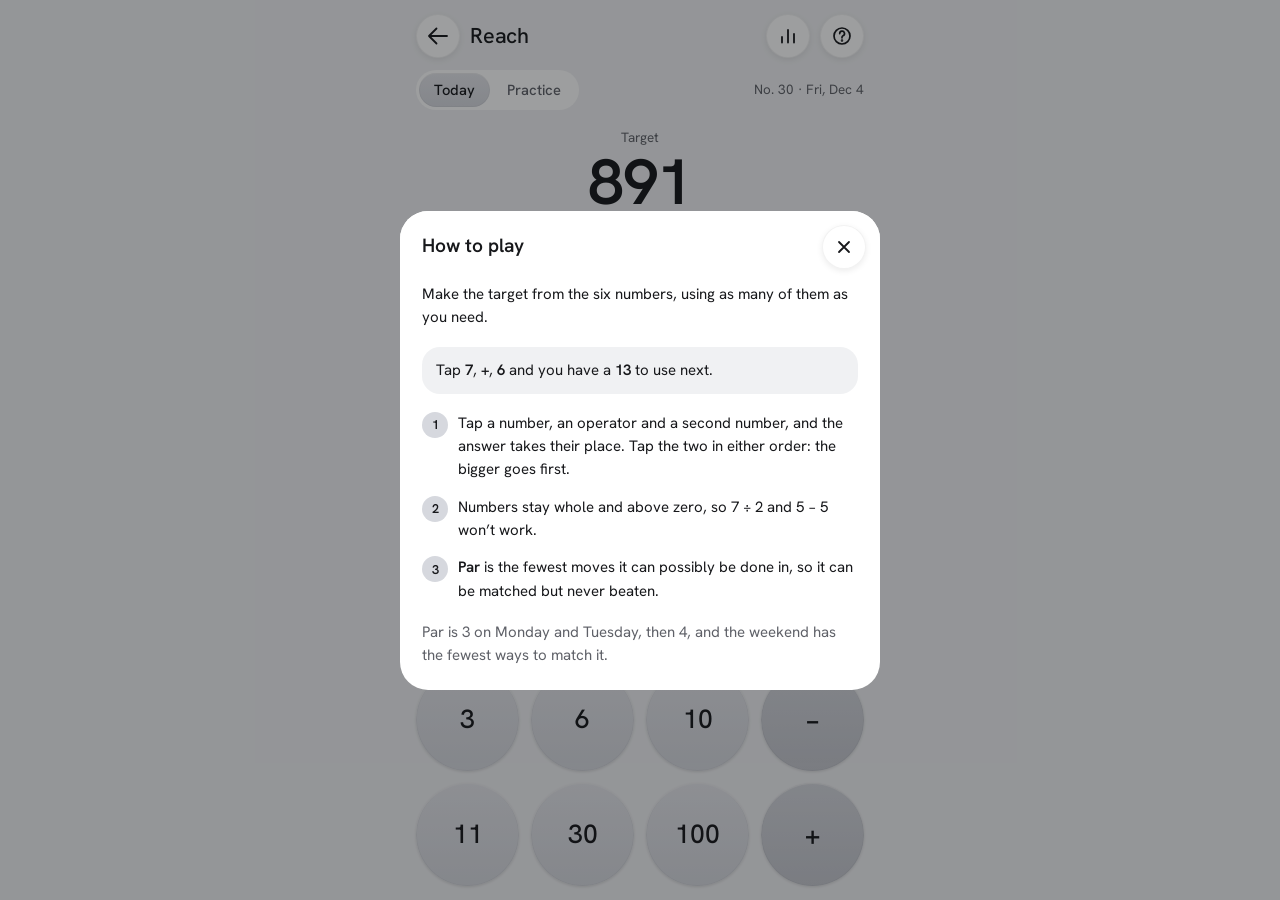
<file: web/reach/index.html>
<!doctype html>
<html lang="en">
<head>
<meta charset="utf-8">
<meta name="viewport" content="width=device-width,initial-scale=1,viewport-fit=cover,interactive-widget=resizes-content">
<meta name="referrer" content="no-referrer">
<!-- ios:cut -->
<meta name="theme-color" content="#F0F1F3" media="(prefers-color-scheme: light)">
<meta name="theme-color" content="#171719" media="(prefers-color-scheme: dark)">
<link rel="manifest" href="../manifest.json">
<link rel="apple-touch-icon" sizes="180x180" href="../icons/apple-touch-icon.png">
<meta name="apple-mobile-web-app-capable" content="yes">
<meta name="mobile-web-app-capable" content="yes">
<meta name="apple-mobile-web-app-status-bar-style" content="default">
<meta name="apple-mobile-web-app-title" content="Dailies">
<meta name="description" content="Reach: six numbers, one target, a new puzzle every day.">
<!-- ios:end -->
<title>Reach</title>
<!-- ios:cut -->
<link rel="icon" href="data:image/svg+xml,<svg xmlns=%22http://www.w3.org/2000/svg%22 viewBox=%220 0 32 32%22><rect x=%223%22 y=%223%22 width=%227.6%22 height=%227.6%22 rx=%221.9%22 fill=%22%232C53C4%22/><rect x=%2212.2%22 y=%223%22 width=%227.6%22 height=%227.6%22 rx=%221.9%22 fill=%22%232C53C4%22/><rect x=%2221.4%22 y=%223%22 width=%227.6%22 height=%227.6%22 rx=%221.9%22 fill=%22%232C53C4%22/><rect x=%223%22 y=%2212.2%22 width=%227.6%22 height=%227.6%22 rx=%221.9%22 fill=%22%232C53C4%22/><rect x=%2212.2%22 y=%2212.2%22 width=%227.6%22 height=%227.6%22 rx=%221.9%22 fill=%22%23F4C52E%22/><rect x=%2221.4%22 y=%2212.2%22 width=%227.6%22 height=%227.6%22 rx=%221.9%22 fill=%22%23A9B8E6%22/><rect x=%223%22 y=%2221.4%22 width=%227.6%22 height=%227.6%22 rx=%221.9%22 fill=%22%23A9B8E6%22/><rect x=%2212.2%22 y=%2221.4%22 width=%227.6%22 height=%227.6%22 rx=%221.9%22 fill=%22%23A9B8E6%22/><rect x=%2221.4%22 y=%2221.4%22 width=%227.6%22 height=%227.6%22 rx=%221.9%22 fill=%22%23A9B8E6%22/></svg>">
<!-- ios:end -->
<link rel="preload" href="../fonts/hanken-grotesk-latin.woff2" as="font" type="font/woff2" crossorigin>
<link rel="stylesheet" href="../shared.css?v=5">
<style>
:root { --pick: #5A5C63; --on-pick: #FFFFFF; --op: #F4C52E; --on-op: #17181B; }
@media (prefers-color-scheme: dark) { :root:not([data-theme="light"]) { --pick: #B4B5BB; --on-pick: #171719; } }
:root[data-theme="dark"] { --pick: #B4B5BB; --on-pick: #171719; }

/* The target, then the moves so far */
.stage-wrap { position: relative; flex: 1; min-height: 0; display: flex; }
.stage { flex: 1; min-width: 0; display: grid; align-content: start; justify-items: center; gap: 14px; padding: 0 0 48px; overflow: hidden auto; scrollbar-width: none; }
.stage.done { padding-bottom: 12px; }
.goal { position: sticky; top: 0; z-index: 1; justify-self: stretch; display: grid; justify-items: center; padding: 18px 0 6px; background: var(--bg); }
.goal span { font-size: .84rem; color: var(--muted); }
.goal b { font-size: 4rem; font-weight: 600; line-height: 1.05; letter-spacing: -.02em; }
.goal.hit b { color: var(--pos); }
.steps { display: grid; gap: 6px; width: 100%; max-width: 260px; margin: 0; padding: 0; list-style: none; }
.step { display: grid; grid-template-columns: 1fr auto; align-items: center; padding: 8px 14px; background: var(--surface); border-radius: 14px; font-size: 1.02rem; }
.step b { font-weight: 600; }
.step.hit { background: var(--pos); color: var(--on-ink); }
.steps.swap .step { animation: rise .26s ease-out both; animation-delay: calc(var(--i) * 45ms); }
.step.new { animation: rise .2s ease-out; }
@keyframes rise { from { opacity: 0; transform: translateY(6px); } }

/* Messages sit just above the numbers, where the eyes already are */
.toast { top: auto; bottom: 6px; left: 50%; right: auto; width: max-content; max-width: 100%; padding: 7px 16px; border-radius: 18px; background: var(--ink); color: var(--on-ink); font-size: .95rem; transform: translate(-50%, 6px); }
.toast.show { transform: translate(-50%, 0); }
.toast.warn { color: var(--on-ink); }

/* The count, with Give up at its right */
.tools { display: grid; grid-template-columns: 1fr auto 1fr; align-items: center; gap: 8px; min-height: 44px; margin-bottom: 4px; }
.tools-right { display: flex; justify-content: flex-end; }
.tool { display: inline-flex; align-items: center; gap: 6px; height: 40px; padding: 0 14px; background: var(--key); border: 0; border-radius: 99px; font-size: .86rem; font-weight: 500; color: var(--ink); }
@media (hover: hover) { .tool:hover:not(:disabled) { background: var(--key-down); } }
.tool:disabled { opacity: .4; cursor: default; }
.tool.sure { color: var(--neg); }
/* Small phones or large text (in em, so a bigger font size counts too) */
.tools { container-type: inline-size; }
@container (max-width: 21.25em) { .count { white-space: normal; line-height: 1.25; } }
@container (max-width: 17em) { .tools-right .tool { padding: 0 10px; } }
.count { font-size: .86rem; color: var(--muted); text-align: center; white-space: nowrap; }
.count b { font-weight: 600; color: var(--ink); }
.count.over b { color: var(--neg); }

/* The pad: Undo, Restart, times and divide across the top, then the six numbers
   three to a row with minus and plus at their right. Every key is a circle. */
.pad { display: grid; grid-template-columns: repeat(4, minmax(0, 1fr)); gap: 12px; padding-bottom: 4px; user-select: none; -webkit-user-select: none; }
.slots, .ops { display: contents; }
#undoBtn { grid-area: 1 / 1; }
#restartBtn { grid-area: 1 / 2; }
.op:nth-child(3) { grid-area: 1 / 3; }
.op:nth-child(4) { grid-area: 1 / 4; }
.op:nth-child(2) { grid-area: 2 / 4; }
.op:nth-child(1) { grid-area: 3 / 4; }
.slot:nth-child(-n+3) { grid-row: 2; }
.slot:nth-child(n+4) { grid-row: 3; }
.aux { display: grid; place-items: center; aspect-ratio: 1; min-width: 0; padding: 0; background: linear-gradient(var(--op-hi), var(--op-lo)); border: 0; border-radius: 50%; box-shadow: var(--rim), var(--lift); color: var(--ink); touch-action: manipulation; }
.aux:active:not(:disabled) { background: var(--key-down); }
.aux:disabled { opacity: .4; cursor: default; }
.slots, .ops { user-select: none; -webkit-user-select: none; }
.slot {
  aspect-ratio: 1; min-width: 0; padding: 0; background: linear-gradient(var(--key-hi), var(--key)); border: 0; border-radius: 50%; box-shadow: var(--rim), var(--lift);
  font-size: 1.65rem; font-weight: 500; touch-action: manipulation;
  transition: background .12s, color .12s, transform .12s;
}
.slot:active:not(:disabled) { transform: scale(.96); }
.slot:disabled { background: var(--key); opacity: .35; cursor: default; }
.slot[aria-pressed="true"] { background: var(--pick); color: var(--on-pick); }
.slot.long { font-size: 1.15rem; }
.slot.new { animation: pop .22s ease-out; }
.slot.bad { animation: shake .32s; }
@keyframes pop { from { transform: scale(.88); } }
@keyframes shake { 20%, 60% { transform: translateX(-4px); } 40%, 80% { transform: translateX(4px); } }
.op { aspect-ratio: 1; min-width: 0; padding: 0; background: linear-gradient(var(--op-hi), var(--op-lo)); border: 0; border-radius: 50%; box-shadow: var(--rim), var(--lift); font-size: 1.7rem; font-weight: 600; line-height: 1; touch-action: manipulation; }
.op:active { background: var(--key-down); }
.op[aria-pressed="true"] { background: var(--op); color: var(--on-op); }

/* Over par: the way to see the best moves */
.reveal { position: relative; display: inline-flex; align-items: center; gap: 6px; padding: 0; background: none; border: 0; font-size: .9rem; font-weight: 600; color: var(--accent); }
.reveal::after { content: ""; position: absolute; inset: -12px -8px; }

/* Short phones: a smaller target and keys leave room for the moves */
@media (max-height: 640px) {
  .stage { gap: 8px; }
  .goal { padding-top: 6px; }
  .goal b { font-size: 2.6rem; }
  .slot { font-size: 1.35rem; }
  .pad { gap: 9px; padding-inline: 14px; }
  .slot.long { font-size: 1.1rem; }
}

.example { display: grid; gap: 6px; padding: 12px 14px; background: var(--bg); border-radius: 18px; font-size: .94rem; }
.example b { font-weight: 600; }

@media (prefers-reduced-motion: reduce) {
  .slot, .tool { transition: none; }
  .slot.new, .slot.bad, .step.new, .steps.swap .step { animation: none; }
}
</style>
</head>
<body>
<div class="app">
  <header>
    <div class="top">
      <a class="brand" href="../index.html" aria-label="All games">
        <svg width="24" height="24" viewBox="0 0 24 24" fill="none" stroke="currentColor" stroke-width="1.8" stroke-linecap="round" stroke-linejoin="round" aria-hidden="true"><path d="M21 12H3M10.5 4.5 3 12l7.5 7.5"/></svg>
        <svg width="30" height="30" viewBox="0 0 64 64" aria-hidden="true"><rect width="64" height="64" rx="14" fill="#E5533D"/><text x="32" y="31" font-size="24" font-weight="600" font-family="Hanken Grotesk,Segoe UI,sans-serif" text-anchor="middle" fill="#FFFFFF">578</text><rect x="9" y="38" width="14" height="14" rx="3" fill="#FFFFFF"/><text x="16" y="49.4" font-size="14" font-weight="600" font-family="Hanken Grotesk,Segoe UI,sans-serif" text-anchor="middle" fill="#17181B">+</text><rect x="25" y="38" width="14" height="14" rx="3" fill="#FFFFFF"/><text x="32" y="49.4" font-size="14" font-weight="600" font-family="Hanken Grotesk,Segoe UI,sans-serif" text-anchor="middle" fill="#17181B">×</text><rect x="41" y="38" width="14" height="14" rx="3" fill="#FFFFFF"/><text x="48" y="49.4" font-size="14" font-weight="600" font-family="Hanken Grotesk,Segoe UI,sans-serif" text-anchor="middle" fill="#17181B">÷</text></svg>
        <h1 class="mark">Reach</h1>
      </a>
      <div class="top-right">
        <button class="icon-btn" id="statsBtn" type="button" aria-label="Stats">
          <svg width="20" height="20" viewBox="0 0 20 20" fill="none" stroke="currentColor" stroke-width="1.8" stroke-linecap="round" aria-hidden="true"><path d="M4 16.5V11M10 16.5V4M16 16.5V8"/></svg>
        </button>
        <button class="icon-btn" id="helpBtn" type="button" aria-label="How to play">
          <svg width="20" height="20" viewBox="0 0 20 20" fill="none" stroke="currentColor" stroke-width="1.7" stroke-linecap="round" aria-hidden="true"><circle cx="10" cy="10" r="8"/><path d="M7.7 7.6a2.4 2.4 0 1 1 3.3 2.2c-.6.3-1 .8-1 1.5v.5"/><circle cx="10" cy="14.6" r=".4" fill="currentColor"/></svg>
        </button>
      </div>
    </div>
    <div class="modes">
      <div class="tabs" role="tablist" aria-label="Mode">
        <button class="tab" id="tabToday" role="tab" type="button">Today</button>
        <button class="tab" id="tabPractice" role="tab" type="button">Practice</button>
      </div>
      <p class="meta" id="meta"></p>
    </div>
  </header>

  <main class="stage-wrap">
    <p class="toast" id="toast" role="status"></p>
    <div class="stage" id="stage">
      <div class="goal" id="goal"><span>Target</span><b id="target"></b></div>
      <ol class="steps" id="steps" aria-label="Your moves"></ol>
    </div>
  </main>

  <footer>
    <div id="play">
      <div class="tools">
        <span></span>
        <p class="count" id="count"></p>
        <div class="tools-right"><button class="tool" id="giveUpBtn" type="button">Give up</button></div>
      </div>
      <div class="pad">
        <button class="aux" id="undoBtn" type="button" aria-label="Undo a move"><svg width="24" height="24" viewBox="0 0 18 18" fill="none" stroke="currentColor" stroke-width="1.5" stroke-linecap="round" stroke-linejoin="round" aria-hidden="true"><path d="M6.5 4 3 7.5 6.5 11"/><path d="M3.5 7.5h7a4.5 4.5 0 0 1 0 9H8"/></svg></button>
        <button class="aux" id="restartBtn" type="button" aria-label="Start over"><svg width="24" height="24" viewBox="0 0 18 18" fill="none" stroke="currentColor" stroke-width="1.5" stroke-linecap="round" stroke-linejoin="round" aria-hidden="true"><path d="M3.2 9a5.8 5.8 0 1 0 1.9-4.3"/><path d="M4.6 1.8v3.4H8"/></svg></button>
        <div class="slots" id="slots" role="group" aria-label="Numbers"></div>
        <div class="ops" id="ops" role="group" aria-label="Operators"></div>
      </div>
    </div>
    <section class="result" id="result" aria-live="polite" hidden>
      <div class="result-head">
        <p class="result-title" id="resTitle"></p>
        <p class="result-tag" id="resTag"></p>
      </div>
      <p class="result-note" id="resNote"></p>
      <div class="actions">
        <button class="btn btn-secondary" id="resSecond" type="button"></button>
        <button class="btn btn-primary" id="resFirst" type="button"></button>
      </div>
      <a class="next" id="resNext" hidden></a>
      <p class="result-foot" id="resFoot"></p>
    </section>
  </footer>
</div>

<dialog class="sheet" id="helpSheet" aria-labelledby="helpTitle">
  <div class="sheet-head">
    <h2 id="helpTitle" tabindex="-1" autofocus>How to play</h2>
    <button class="icon-btn" type="button" data-close aria-label="Close">
      <svg width="18" height="18" viewBox="0 0 18 18" fill="none" stroke="currentColor" stroke-width="1.8" stroke-linecap="round" aria-hidden="true"><path d="m4 4 10 10M14 4 4 14"/></svg>
    </button>
  </div>
  <div class="sheet-body">
    <p>Make the target from the six numbers, using as many of them as you need.</p>
    <div class="example"><span>Tap <b>7</b>, <b>+</b>, <b>6</b> and you have a <b>13</b> to use next.</span></div>
    <div class="rules">
      <div class="rule"><span class="n">1</span><p>Tap a number, an operator and a second number, and the answer takes their place. Tap the two in either order: the bigger goes first.</p></div>
      <div class="rule"><span class="n">2</span><p>Numbers stay whole and above zero, so 7 ÷ 2 and 5 − 5 won’t work.</p></div>
      <div class="rule"><span class="n">3</span><p><b>Par</b> is the fewest moves it can possibly be done in, so it can be matched but never beaten.</p></div>
    </div>
    <p class="muted">Par is 3 on Monday and Tuesday, then 4, and the weekend has the fewest ways to match it.</p>
  </div>
</dialog>

<dialog class="sheet" id="statsSheet" aria-labelledby="statsTitle">
  <div class="sheet-head">
    <h2 id="statsTitle" tabindex="-1" autofocus>Stats</h2>
    <button class="icon-btn" type="button" data-close aria-label="Close">
      <svg width="18" height="18" viewBox="0 0 18 18" fill="none" stroke="currentColor" stroke-width="1.8" stroke-linecap="round" aria-hidden="true"><path d="m4 4 10 10M14 4 4 14"/></svg>
    </button>
  </div>
  <div class="sheet-body" id="statsBody"></div>
</dialog>

<!-- ios:cut -->
<!-- Bump ?v= when these change, so browsers never pair this page with an old copy. -->
<!-- ios:end -->
<script src="days.js?v=2"></script>
<script src="lib.js?v=4"></script>
<script src="../clock.js?v=4"></script>
<!-- ios:cut -->
<script src="../pwa.js"></script>
<!-- ios:end -->
<script src="../next.js?v=11"></script>
<script>
(() => {
  const L = window.ReachLib, D = window.ReachDays;
  const $ = id => document.getElementById(id);
  const locale = navigator.language || 'en';
  /* ios:cut */
  // Where the game lives on the web; shared results link here, short, as chat
  // apps make a link of it. The app and the old addresses send people to the new one.
  /* ios:end */
  const SITE = `${/* ios:cut */ /^appassets\.androidplatform\.net$|\.workers\.dev$/.test(location.hostname) ? /* ios:end */ 'dailies.teloone.au' /* ios:cut */ : location.host /* ios:end */}/reach`;

  const store = {
    get(k) { try { return JSON.parse(localStorage.getItem('reach.' + k)); } catch { return null; } },
    set(k, v) { try { localStorage.setItem('reach.' + k, JSON.stringify(v)); } catch {} },
  };

  // ---- state ----
  // days: { [day]: { moves: [[from, op, to]...], done, won, gaveUp, undone } };
  // undone: moves taken back with Undo and Restart, absent until there's one;
  // practice: the same plus the day it was dealt from; mode: what's on screen.
  // dealt: which build of the puzzles a practice game came from. Moves only
  // make sense against the numbers they were played on.
  const DEALT = 2;
  const saved = store.get('state') || {};
  const practice = saved.dealt === DEALT && saved.practice || null;
  const state = {
    dealt: DEALT,
    days: saved.days && typeof saved.days === 'object' ? saved.days : {},
    practice,
    mode: saved.mode === 'practice' && practice ? 'practice' : 'daily',
  };
  const save = () => { store.set('state', state); begun(); };

  let today = L.dayNumber(Clock.now(), D.epoch);
  let puzzle, play;            // the puzzle on screen and its progress
  let picked = null;           // the place of the first number of a move
  let made = false;            // picked is the answer of the last move, picked by the game
  let op = null;               // the operator of a move
  let best = false;            // showing the best way in place of the player's
  let swapped = false;         // ease the moves in once, after that changes
  let fresh = null;            // the place of an answer that's just landed

  function load() {
    if (state.mode === 'practice') {
      play = state.practice;
      puzzle = L.daily(play.day, D);
    } else {
      puzzle = L.daily(today, D);
      play = state.days[today] || (state.days[today] = { moves: [], done: false, won: false });
    }
    picked = null; op = null; best = !!play.gaveUp;
  }
  const now = () => L.replay(puzzle.numbers, play.moves);
  // Moves taken back in this game; a save from before they were counted has none.
  const back = () => (Number.isInteger(play.undone) && play.undone > 0 ? play.undone : 0);

  // ---- toast ----
  let toastTimer = 0;
  function say(text, ms = 2200) {
    clearTimeout(toastTimer);
    const t = $('toast');
    t.textContent = text;
    t.classList.toggle('show', !!text);
    if (text && ms) toastTimer = setTimeout(() => t.classList.remove('show'), ms);
  }

  // ---- drawing ----
  const el = (tag, cls, text) => { const e = document.createElement(tag); if (cls) e.className = cls; if (text != null) e.textContent = text; return e; };
  const svg = (w, h, d) => {
    const s = document.createElementNS('http://www.w3.org/2000/svg', 'svg');
    s.setAttribute('width', w); s.setAttribute('height', h); s.setAttribute('viewBox', `0 0 ${w} ${h}`);
    s.setAttribute('fill', 'none'); s.setAttribute('stroke', 'currentColor'); s.setAttribute('stroke-width', '1.6');
    s.setAttribute('stroke-linecap', 'round'); s.setAttribute('stroke-linejoin', 'round'); s.setAttribute('aria-hidden', 'true');
    const p = document.createElementNS('http://www.w3.org/2000/svg', 'path');
    p.setAttribute('d', d);
    s.append(p);
    return s;
  };

  function renderSteps() {
    const list = best ? puzzle.way : now().steps;
    const box = $('steps');
    box.classList.toggle('swap', swapped);
    box.replaceChildren(...list.map((s, i) => {
      const hit = s.value === puzzle.target;
      const row = el('li', `step${hit ? ' hit' : ''}${!swapped && fresh !== null && i === list.length - 1 ? ' new' : ''}`);
      row.style.setProperty('--i', i);
      row.append(el('span', '', `${s.a} ${L.sign(s.op)} ${s.b}`), el('b', '', `= ${s.value}`));
      return row;
    }));
    swapped = false;
  }

  // After everything's drawn: the result panel takes room from the moves, and
  // the last move has to stay in sight.
  const toEnd = () => { $('stage').scrollTop = $('stage').scrollHeight; };

  function renderSlots() {
    now().slots.forEach((v, i) => {
      const b = $('slots').children[i];
      b.textContent = v == null ? '' : v;
      b.disabled = v == null;
      b.classList.toggle('long', String(v).length > 5);
      b.setAttribute('aria-pressed', String(i === picked));
      if (v == null) b.setAttribute('aria-label', 'Used'); else b.removeAttribute('aria-label');
      b.classList.remove('new');
      if (i === fresh) { void b.offsetWidth; b.classList.add('new'); }
    });
    fresh = null;
  }

  function renderOps() {
    for (const b of $('ops').children) b.setAttribute('aria-pressed', String(b.dataset.op === op));
  }

  function renderCount() {
    const n = play.moves.length;
    const c = $('count');
    c.classList.toggle('over', n > puzzle.par);
    c.replaceChildren(el('b', '', `${n} ${n === 1 ? 'move' : 'moves'}`), ` · Par ${puzzle.par}`);
    $('undoBtn').disabled = !n;
    $('restartBtn').disabled = !n;
  }

  const dateOf = day => { const [y, m, d] = D.epoch.split('-').map(Number); return new Date(y, m - 1, d + day - 1); };
  const dayFormat = new Intl.DateTimeFormat(locale, { weekday: 'short', day: 'numeric', month: 'short' });

  function renderHeader() {
    const daily = state.mode === 'daily';
    $('tabToday').setAttribute('aria-selected', String(daily));
    $('tabPractice').setAttribute('aria-selected', String(!daily));
    const meta = $('meta');
    if (daily) return meta.replaceChildren(`No. ${today} · ${dayFormat.format(dateOf(today))}`);
    const b = el('button', 'meta-btn', 'New puzzle');
    b.type = 'button';
    b.addEventListener('click', startPractice);
    meta.replaceChildren(b);
  }

  const wonDays = () => Object.keys(state.days).filter(d => state.days[d].won).map(Number);

  function renderResult() {
    const n = play.moves.length, par = puzzle.par, over = n - par, daily = state.mode === 'daily';
    $('resTitle').textContent = best ? `The ${par}-move way` : `Solved in ${n}`;
    const tag = $('resTag');
    tag.textContent = play.gaveUp ? 'Gave up' : best ? `Par ${par}` : `${over ? `${over} over par` : 'On par'}${back() ? ` · ${back()} taken back` : ''}`;
    tag.classList.toggle('good', !play.gaveUp && (best || !over));
    tag.classList.toggle('bad', !!play.gaveUp);
    const note = $('resNote');
    note.replaceChildren();
    if (over > 0 && !play.gaveUp) {
      const b = el('button', 'reveal', best ? 'Back to your moves' : 'Show the best way');
      b.type = 'button';
      b.prepend(best ? svg(14, 14, 'M5 3 2 6l3 3M2.5 6H9a3 3 0 0 1 0 6H6') : svg(14, 14, 'M1 7s2.2-4 6-4 6 4 6 4-2.2 4-6 4-6-4-6-4zM7 8.6a1.6 1.6 0 1 0 0-3.2 1.6 1.6 0 0 0 0 3.2z'));
      b.addEventListener('click', () => { best = !best; swapped = true; renderSteps(); renderResult(); toEnd(); });
      note.append(b);
    }
    $('resFirst').textContent = daily ? 'Share' : 'New puzzle';
    $('resSecond').textContent = daily ? 'Practice' : 'Share';
    showNext($('resNext'), 'reach', daily);
    tickNext();
  }

  function tickNext() {
    const foot = $('resFoot');
    if (!play.done) return;
    const rec = state.days[today];
    if (!rec || !rec.done) return foot.replaceChildren(el('span', '', 'Today’s puzzle is still to do'));
    const left = el('span');
    left.append(el('b', '', String(L.streak(wonDays(), today))), ' day streak');
    foot.replaceChildren(left, el('span', '', Clock.untilNext('puzzle', today, L.dayNumber(Clock.now(), D.epoch))));
  }

  function render() {
    renderHeader();
    $('target').textContent = puzzle.target;
    $('goal').classList.toggle('hit', !!play.won);
    renderSteps();
    renderSlots();
    renderOps();
    renderCount();
    resetGiveUp();
    $('play').hidden = play.done;
    $('result').hidden = !play.done;
    $('stage').classList.toggle('done', play.done);
    if (play.done) renderResult();
    toEnd();
    tellBack();
  }

  // ---- stats ----
  function renderStats() {
    const days = Object.keys(state.days).map(Number).filter(d => state.days[d].done);
    const body = $('statsBody');
    if (!days.length) return body.replaceChildren(el('p', 'empty', 'Finish a daily puzzle to start your stats.'));
    const won = wonDays();
    const nums = el('div', 'numbers');
    for (const [v, label] of [
      [days.length, 'Played'],
      [Math.round(won.length / days.length * 100) + '%', 'Solved'],
      [L.streak(won, today), 'Streak'],
      [L.bestStreak(won), 'Best streak'],
    ]) {
      const n = el('p', 'num');
      n.append(el('b', '', String(v)), el('span', '', label));
      nums.append(n);
    }
    // How each game went: moves over par, or given up.
    const LABELS = ['On par', '+1', '+2', 'Gave up'];
    const slot = d => (state.days[d].won ? state.days[d].moves.length - L.daily(d, D).par : 3);
    const counts = Array(LABELS.length).fill(0);
    for (const d of days) counts[slot(d)]++;
    const max = Math.max(...counts, 1);
    const dist = el('div', 'dist');
    dist.append(el('p', 'dist-title', 'Against par'));
    counts.forEach((c, i) => {
      const row = el('div', 'bar-row');
      const bar = el('div', 'bar', String(c));
      bar.style.width = `${Math.max(8, c / max * 100)}%`;
      if (days.includes(today) && slot(today) === i) bar.classList.add('today');
      row.append(el('span', '', LABELS[i]), el('div'));
      row.lastChild.append(bar);
      dist.append(row);
    });
    body.replaceChildren(nums, dist);
  }

  // ---- sheets ----
  function openSheet(id) {
    if (id === 'statsSheet') renderStats();
    const d = $(id);
    if (!d.open) d.showModal();
    tellBack();
  }
  for (const d of document.querySelectorAll('dialog.sheet')) {
    d.addEventListener('click', e => { if (e.target === d || e.target.closest('[data-close]')) d.close(); });
    d.addEventListener('close', tellBack);
  }
  const openDialog = () => document.querySelector('dialog.sheet[open]');

  // ---- playing ----
  function tapSlot(i) {
    if (play.done) return;
    haptic();
    if (picked !== null && picked !== i && op) return move(picked, op, i);
    // Tapping the answer the game picked keeps it, so the next operator has a
    // number to go with; only the player's own pick lets go on a tap.
    if (picked === i && made) made = false;
    else {
      picked = picked === i ? null : i;
      made = false;
      if (picked === null) op = null;
    }
    renderSlots();
    renderOps();
  }

  function tapOp(o) {
    if (play.done) return;
    haptic();
    if (picked === null) return say('Pick a number first');
    op = op === o ? null : o;
    renderOps();
  }

  function move(from, how, to) {
    const { slots } = now();
    const { value, refused } = L.apply(slots[from], how, slots[to]);
    if (refused) return refuse(to, refused);
    play.moves.push([from, how, to]);
    picked = to; made = true; op = null; fresh = to;
    say('');
    if (value === puzzle.target) finish(true);
    else if (now().slots.filter(v => v != null).length === 1) say('No numbers left. Undo or restart', 0);
    save();
    render();
  }

  function refuse(at, text) {
    haptic('tick');
    say(text);
    const tile = $('slots').querySelector(`[data-slot="${at}"]`);
    tile.classList.remove('bad');
    void tile.offsetWidth;
    tile.classList.add('bad');
  }

  function finish(won) {
    play.done = true;
    play.won = won;
    picked = null;
    haptic('tick');
    report(true);
  }

  function undo() {
    if (!play.moves.length) return;
    haptic();
    play.moves.pop();
    play.undone = back() + 1;
    picked = null; op = null;
    say('');
    save(); render();
  }
  function restart() {
    if (!play.moves.length) return;
    haptic();
    play.undone = back() + play.moves.length;
    play.moves = [];
    picked = null; op = null;
    say('');
    save(); render();
  }

  // Giving up takes two taps, and shows the best way.
  let sureTimer = 0;
  function resetGiveUp() {
    clearTimeout(sureTimer);
    $('giveUpBtn').textContent = 'Give up';
    $('giveUpBtn').classList.remove('sure');
  }
  function giveUp() {
    if (!$('giveUpBtn').classList.contains('sure')) {
      $('giveUpBtn').textContent = 'Sure?';
      $('giveUpBtn').classList.add('sure');
      sureTimer = setTimeout(resetGiveUp, 3000);
      return;
    }
    play.gaveUp = true;
    best = true; swapped = true;
    say('');
    finish(false);
    save(); render();
  }

  // Today's game begun: the home screen says Started until it's done.
  function begun() {
    const rec = state.days[today];
    /* ios:cut */
    // next.js may be an older copy, kept for offline, that hasn't got it.
    /* ios:end */
    if (/* ios:cut */ typeof markStarted === 'function' && /* ios:end */ rec && !rec.done && rec.moves.length > 0 && L.dayNumber(Clock.now(), D.epoch) === today) markStarted('reach');
  }

  // Today's result, for the hub's home screen.
  // finished: the game has just ended, rather than the page opening on it.
  function report(finished) {
    const day = L.dayNumber(Clock.now(), D.epoch);
    // Ended around midnight: its result stays up past it (Clock.keep).
    if (finished && state.mode === 'daily') Clock.keep(today, day);
    // Finished in the moments after midnight: that day's over, so the hub's new day stays open.
    if (day !== today) return;
    const rec = state.days[today];
    if (!rec || !rec.done) return;
    const text = rec.won ? `Solved in ${rec.moves.length}, par ${L.daily(today, D).par}` : 'Gave up';
    // Its line in Share today; should that ever fail, the result still saves.
    let card;
    try { card = L.cardText(L.replay(L.daily(today, D).numbers, rec.moves).steps, L.daily(today, D).par, !rec.won); } catch {}
    try { localStorage.setItem('hub.reach', JSON.stringify({ date: Clock.now().toDateString(), text, card, lost: !rec.won })); } catch {}
  }

  function share() {
    const text = `${L.shareText(state.mode === 'daily' ? today : 0, now().steps, puzzle.par, !!play.gaveUp, back())}\n${SITE}`;
    /* ios:cut */ if (app) return /* ios:end */ toApp({ type: 'share', title: 'Reach', text });
    /* ios:cut */
    if (navigator.share) return navigator.share({ text }).catch(() => {});
    navigator.clipboard.writeText(text).then(() => say('Copied to share'), () => {});
    /* ios:end */
  }

  function startPractice() {
    // Any puzzle but one that's a daily within the next year, so practice spoils nothing.
    const n = D.offsets.length, soon = d => (((d - today) % n) + n) % n <= 365;
    let day;
    do day = 1 + Math.floor(Math.random() * n); while (n > 400 && soon(day));
    state.practice = { day, moves: [], done: false, won: false };
    state.mode = 'practice';
    save(); load(); say(''); render();
  }
  function setMode(mode) {
    if (state.mode === mode) return;
    if (mode === 'practice' && (!state.practice || state.practice.done)) return startPractice();
    state.mode = mode;
    save(); load(); say(''); render();
  }

  // ---- controls ----
  const OP_NAMES = { '+': 'Plus', '-': 'Minus', '×': 'Times', '÷': 'Divided by' };
  $('slots').replaceChildren(...Array.from({ length: 6 }, (_, i) => {
    const b = el('button', 'slot');
    b.type = 'button';
    b.dataset.slot = i;
    return b;
  }));
  $('ops').replaceChildren(...L.OPS.map(o => {
    const b = el('button', 'op', L.sign(o));
    b.type = 'button';
    b.dataset.op = o;
    b.setAttribute('aria-label', OP_NAMES[o]);
    b.setAttribute('aria-pressed', 'false');
    return b;
  }));
  $('slots').addEventListener('click', e => {
    const s = e.target.closest('.slot');
    if (s && !s.disabled) tapSlot(Number(s.dataset.slot));
  });
  $('ops').addEventListener('click', e => {
    const o = e.target.closest('.op');
    if (o) tapOp(o.dataset.op);
  });
  $('undoBtn').addEventListener('click', undo);
  $('restartBtn').addEventListener('click', restart);
  $('giveUpBtn').addEventListener('click', giveUp);
  $('resFirst').addEventListener('click', () => state.mode === 'daily' ? share() : startPractice());
  $('resSecond').addEventListener('click', () => state.mode === 'daily' ? setMode('practice') : share());
  $('tabToday').addEventListener('click', () => setMode('daily'));
  $('tabPractice').addEventListener('click', () => setMode('practice'));
  $('helpBtn').addEventListener('click', () => openSheet('helpSheet'));
  $('statsBtn').addEventListener('click', () => openSheet('statsSheet'));

  /* ios:cut */
  // Android Back: close a sheet, then leave practice. After that the app
  // goes back to the hub.
  /* ios:end */
  window.ladderBack = () => {
    const d = openDialog();
    if (d) { d.close(); return true; }
    if (state.mode !== 'practice') return false;
    setMode('daily');
    return true;
  };
  function tellBack() { toApp({ type: 'back', enabled: !!openDialog() || state.mode === 'practice' }); }

  // A new day while the game sits open (or comes back from the background).
  function checkDay() {
    const day = L.dayNumber(Clock.now(), D.epoch);
    if (day !== today) {
      // A daily in hand at midnight is finished first and counts for its day;
      // finished after midnight, its result stays up while it's read or shared.
      if (state.mode === 'daily' && Clock.hold(today, play.moves.length > 0, play.done)) return tickNext();
      today = day;
      if (state.mode === 'daily') load();
      say('');
      render();
    } else if (play.done) tickNext();
  }
  document.addEventListener('visibilitychange', () => { if (!document.hidden) checkDay(); });
  addEventListener('clock', checkDay);
  setInterval(() => { if (!document.hidden) checkDay(); }, 30000);

  /* ios:cut */
  // ---- Android app bridge (absent in a browser) ----
  /* ios:end */
  const app = window.ladderApp/* ios:cut */ || null/* ios:end */;
  function toApp(msg) {
    /* ios:cut */
    if (!app) return;
    /* ios:end */
    try { app.postMessage(JSON.stringify(msg)); } catch {}
  }
  function haptic(kind = 'tap') { toApp({ type: 'haptic', kind }); }

  // ---- boot ----
  // Back on a new day: open on today's puzzle, not yesterday's practice.
  if (store.get('lastDay') !== today) { store.set('lastDay', today); state.mode = 'daily'; }
  // A save that can't be opened (damaged, or from a build long gone) would leave
  // the page blank every time: the game it was on is dropped, and it's tried once more.
  const open = () => { report(); load(); render(); };
  try { open(); } catch {
    if (state.mode === 'practice') { state.practice = null; state.mode = 'daily'; } else delete state.days[today];
    store.set('state', state);
    open();
  }
  // First visit: how to play, once.
  if (!store.get('seenHelp')) { store.set('seenHelp', true); openSheet('helpSheet'); }
})();
</script>
</body>
</html>
</file>
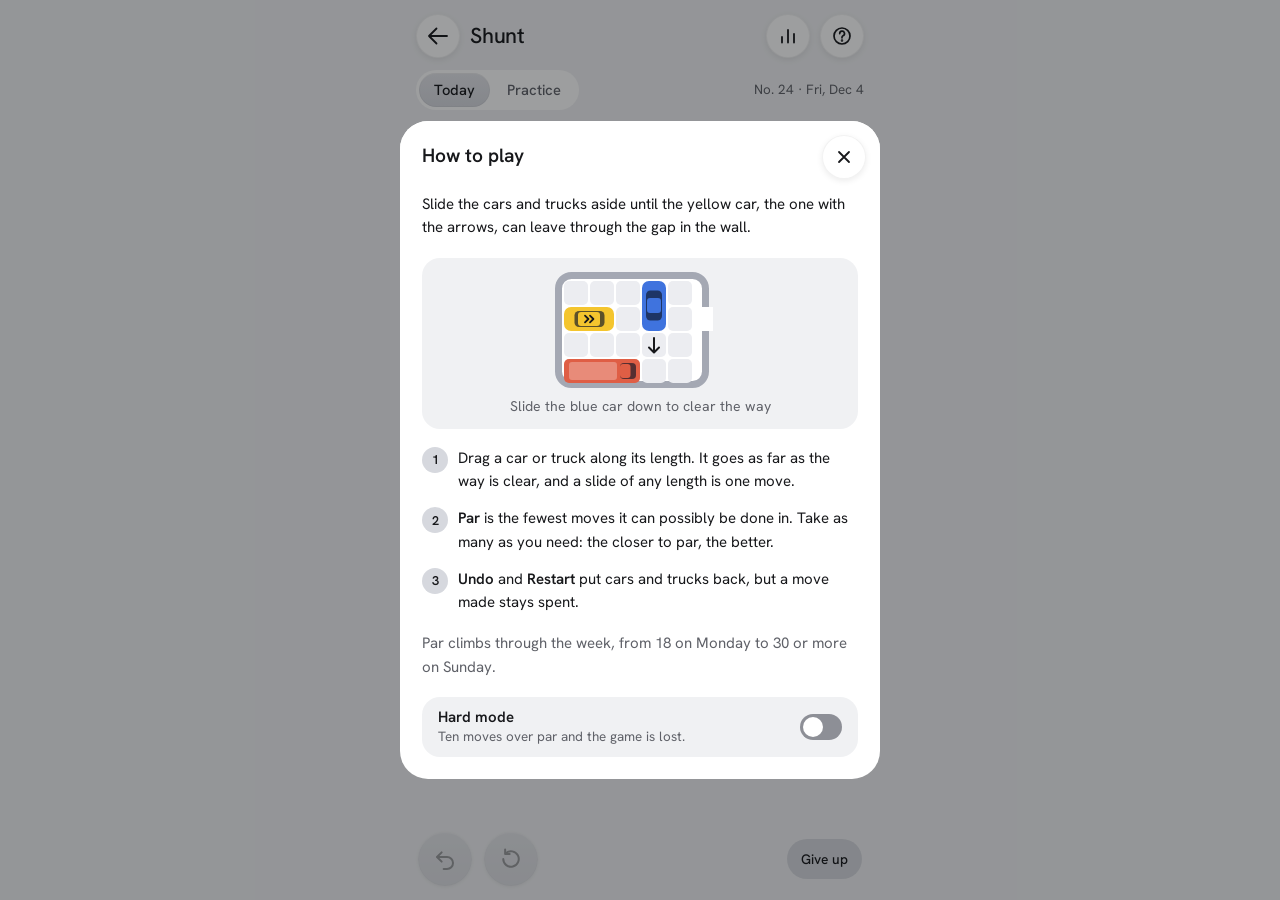
<file: web/shunt/index.html>
<!doctype html>
<html lang="en">
<head>
<meta charset="utf-8">
<meta name="viewport" content="width=device-width,initial-scale=1,viewport-fit=cover,interactive-widget=resizes-content">
<meta name="referrer" content="no-referrer">
<!-- ios:cut -->
<meta name="theme-color" content="#F0F1F3" media="(prefers-color-scheme: light)">
<meta name="theme-color" content="#171719" media="(prefers-color-scheme: dark)">
<link rel="manifest" href="../manifest.json">
<link rel="apple-touch-icon" sizes="180x180" href="../icons/apple-touch-icon.png">
<meta name="apple-mobile-web-app-capable" content="yes">
<meta name="mobile-web-app-capable" content="yes">
<meta name="apple-mobile-web-app-status-bar-style" content="default">
<meta name="apple-mobile-web-app-title" content="Dailies">
<meta name="description" content="Shunt: slide the cars and trucks aside and get the yellow car out through the gap. A new board every day.">
<!-- ios:end -->
<title>Shunt</title>
<!-- ios:cut -->
<link rel="icon" href="data:image/svg+xml,<svg xmlns=%22http://www.w3.org/2000/svg%22 viewBox=%220 0 32 32%22><rect x=%223%22 y=%223%22 width=%227.6%22 height=%227.6%22 rx=%221.9%22 fill=%22%232C53C4%22/><rect x=%2212.2%22 y=%223%22 width=%227.6%22 height=%227.6%22 rx=%221.9%22 fill=%22%232C53C4%22/><rect x=%2221.4%22 y=%223%22 width=%227.6%22 height=%227.6%22 rx=%221.9%22 fill=%22%232C53C4%22/><rect x=%223%22 y=%2212.2%22 width=%227.6%22 height=%227.6%22 rx=%221.9%22 fill=%22%232C53C4%22/><rect x=%2212.2%22 y=%2212.2%22 width=%227.6%22 height=%227.6%22 rx=%221.9%22 fill=%22%23F4C52E%22/><rect x=%2221.4%22 y=%2212.2%22 width=%227.6%22 height=%227.6%22 rx=%221.9%22 fill=%22%23A9B8E6%22/><rect x=%223%22 y=%2221.4%22 width=%227.6%22 height=%227.6%22 rx=%221.9%22 fill=%22%23A9B8E6%22/><rect x=%2212.2%22 y=%2221.4%22 width=%227.6%22 height=%227.6%22 rx=%221.9%22 fill=%22%23A9B8E6%22/><rect x=%2221.4%22 y=%2221.4%22 width=%227.6%22 height=%227.6%22 rx=%221.9%22 fill=%22%23A9B8E6%22/></svg>">
<!-- ios:end -->
<link rel="preload" href="../fonts/hanken-grotesk-latin.woff2" as="font" type="font/woff2" crossorigin>
<link rel="stylesheet" href="../shared.css?v=5">
<style>
/* The board is a yard with a wall round it, seen from above. Two cells is a car,
   blue; three is a truck, coral, with a cab and a load. The marked one is a yellow
   car with arrows on its roof pointing at the gap, so it isn't told apart by colour
   alone, and nor are the lengths. */
:root {
  --tray: #FFFFFF; --well: #ECEDF1; --wall: #A4A8B3;
  --car-hi: #5A8FF2; --car-lo: #3F73DE; --car-edge: #2A52A8;
  --truck-hi: #F27C63; --truck-lo: #DF5E45; --truck-edge: #A83F2C;
  --mark-hi: #FFD84F; --mark-lo: #F4C52E; --mark-edge: #C99A12; --on-mark: #17181B;
  --glass: rgba(14, 22, 40, .66); --lamp: #FFF8DC;
  --pad: 6px; --wall-w: 8px;
}
@media (prefers-color-scheme: dark) { :root:not([data-theme="light"]) { --tray: #2A2A2B; --well: #212122; --wall: #55565A; --car-hi: #5F93F4; --car-lo: #4577E0; --car-edge: #284C9C; --truck-hi: #F0785F; --truck-lo: #DB5B43; --truck-edge: #963625; } }
:root[data-theme="dark"] { --tray: #2A2A2B; --well: #212122; --wall: #55565A; --car-hi: #5F93F4; --car-lo: #4577E0; --car-edge: #284C9C; --truck-hi: #F0785F; --truck-lo: #DB5B43; --truck-edge: #963625; }

/* The sum so far, as a calculator shows it: moves made, large, with par beside it
   and, in hard mode, what's left of the limit */
.score { display: flex; align-items: baseline; justify-content: space-between; gap: 12px; margin-top: 10px; padding: 0 4px; }
.score p { white-space: nowrap; }
.used { color: var(--muted); }
.used b { margin-right: 6px; font-size: 2.15rem; font-weight: 400; letter-spacing: -.02em; line-height: 1.1; color: var(--ink); }
.limits { font-size: .95rem; color: var(--muted); }
.limits b { font-weight: 500; color: var(--ink); }
.limits .low, .limits .low b { color: var(--neg); }
.limits span + span::before { content: "·"; margin: 0 7px; color: var(--muted); }

.stage-wrap { position: relative; flex: 1; min-height: 0; display: flex; }
.stage { flex: 1 1 0; min-width: 0; min-height: 0; display: grid; place-items: center; padding: 10px 0; overflow: hidden; }
/* Nothing on the board scrolls, selects or calls up a menu under a finger */
.board {
  position: relative; box-sizing: border-box; border: var(--wall-w) solid var(--wall); border-radius: 22px; background: var(--tray);
  touch-action: none; user-select: none; -webkit-user-select: none; -webkit-touch-callout: none;
}
.cells { position: absolute; inset: var(--pad); }
.wells { position: absolute; inset: 0; display: grid; grid-template-columns: repeat(6, 1fr); grid-template-rows: repeat(6, 1fr); }
.wells i { margin: 2.5px; border-radius: 9px; background: var(--well); }
/* The gap: the wall is missing for the width of one line, and the tray runs out through it */
.gap { position: absolute; background: var(--tray); }
.gap.R, .gap.L { top: calc(var(--line) * 100% / 6 + 2.5px); height: calc(100% / 6 - 5px); width: calc(var(--pad) + var(--wall-w) + 1px); }
.gap.D, .gap.U { left: calc(var(--line) * 100% / 6 + 2.5px); width: calc(100% / 6 - 5px); height: calc(var(--pad) + var(--wall-w) + 1px); }
.gap.R { left: 100%; } .gap.L { right: 100%; } .gap.D { top: 100%; } .gap.U { bottom: 100%; }

/* A block is a button the size of its cells; the slab drawn on it sits a little inside */
.block {
  position: absolute; z-index: 1; padding: 0; background: none; border: 0; border-radius: 12px; touch-action: none; cursor: grab;
  left: calc(var(--c) * 100% / 6 + var(--ox, 0px)); top: calc(var(--r) * 100% / 6 + var(--oy, 0px));
  width: calc(var(--w) * 100% / 6); height: calc(var(--h) * 100% / 6);
}
.block { --hi: var(--car-hi); --lo: var(--car-lo); --edge: var(--car-edge); }
.block.long { --hi: var(--truck-hi); --lo: var(--truck-lo); --edge: var(--truck-edge); }
.block.marked { --hi: var(--mark-hi); --lo: var(--mark-lo); --edge: var(--mark-edge); }
.block::before { content: ""; position: absolute; inset: 2.5px; border-radius: 12px; background: linear-gradient(var(--hi), var(--lo)); box-shadow: inset 0 1px 0 rgba(255, 255, 255, .3), 0 2px 0 var(--edge); }
.block.long::before { border-radius: 8px; }
/* What makes it a car, drawn lying across with its nose to the right and turned to
   suit: glass, a roof, lamps at the nose and the tail. --cell comes from fit(). */
.car { position: absolute; left: 50%; top: 50%; width: calc(var(--len) * var(--cell)); height: var(--cell); transform: translate(-50%, -50%) rotate(var(--turn, 0deg)); pointer-events: none; }
.car i { position: absolute; }
.car .glass { left: 21%; right: 19%; top: 17%; bottom: 17%; border-radius: 9px; background: var(--glass); }
.car .roof { left: 34%; right: 36%; top: 21%; bottom: 21%; border-radius: 5px; background: var(--lo); box-shadow: inset 0 0 0 1px rgba(255, 255, 255, .16); }
.car .lamp { right: 5.5px; width: 3.5px; height: 14%; border-radius: 2px; background: var(--lamp); }
.car .tail { left: 5.5px; width: 3px; height: 14%; border-radius: 2px; background: rgba(0, 0, 0, .3); }
.car .a { top: 19%; } .car .b { bottom: 19%; }
/* A truck: the cab at the nose, and the load behind it under a ribbed cover */
.car.truck .glass { left: 74%; right: 5%; border-radius: 7px; }
.car.truck .roof { left: 74%; right: 12.5%; }
.car.truck .load { left: 9.5px; right: 29%; top: 13%; bottom: 13%; border-radius: 5px; background: repeating-linear-gradient(90deg, rgba(255, 255, 255, .3) 0 11px, rgba(255, 255, 255, .16) 11px 13px); box-shadow: inset 0 0 0 1px rgba(0, 0, 0, .1); }
.car.truck .tail { left: 4px; }
/* The marked car's roof is wide enough to carry its arrows */
.block.marked .roof { left: 30%; right: 30%; }
.block svg { position: absolute; inset: 0; margin: auto; color: var(--on-mark); pointer-events: none; }
.block.L svg { transform: rotate(180deg); } .block.D svg { transform: rotate(90deg); } .block.U svg { transform: rotate(-90deg); }
.block:focus-visible { outline: none; }
.block:focus-visible::before { outline: 3px solid var(--accent); outline-offset: 1px; }
/* In hand: lifted off the tray */
.block.held { z-index: 3; cursor: grabbing; }
.block.held::before { box-shadow: inset 0 1px 0 rgba(255, 255, 255, .3), 0 2px 0 var(--edge), 0 8px 18px rgba(0, 0, 0, .3); filter: brightness(1.08); }
.block:disabled { cursor: default; }
/* Put back by Undo or Restart, moved by a key, or shown the best way: it glides */
.cells.glide .block { transition: left .17s ease-out, top .17s ease-out; }
.cells.slow .block { transition: left .3s ease-in-out, top .3s ease-in-out; }
/* Something in its way */
.block.stuck::before, .block.stuck .car { animation: stuck .22s ease-out; }
@keyframes stuck { 35% { scale: .96; } }

/* Messages sit over the top of the stage */
.toast { top: 4px; left: 50%; right: auto; width: max-content; max-width: 100%; padding: 7px 16px; border-radius: 18px; background: var(--ink); color: var(--on-ink); font-size: .95rem; font-weight: 500; transform: translate(-50%, -4px); z-index: 4; }
.toast.show { transform: translate(-50%, 0); }

/* Under the board, in reach of a thumb: Undo and Restart, and Give up */
.tools { display: flex; align-items: center; gap: 12px; min-height: 56px; padding: 0 2px 4px; }
.tools .tool { margin-left: auto; }
.aux { display: grid; place-items: center; flex: none; width: 54px; height: 54px; padding: 0; background: linear-gradient(var(--op-hi), var(--op-lo)); border: 0; border-radius: 50%; box-shadow: var(--rim), var(--lift); color: var(--ink); touch-action: manipulation; }
.aux:active:not(:disabled) { background: var(--key-down); }
.aux:disabled { opacity: .4; cursor: default; }
.tool { display: inline-flex; align-items: center; height: 40px; padding: 0 14px; background: var(--key); border: 0; border-radius: 99px; font-size: .86rem; font-weight: 500; color: var(--ink); }
.tool.sure { color: var(--neg); }

/* The result takes focus when a game ends from the keyboard: no ring round the whole card */
.result:focus { outline: none; }
.reveal { position: relative; display: inline-flex; align-items: center; gap: 6px; padding: 0; background: none; border: 0; font-size: .9rem; font-weight: 600; color: var(--accent); }
.reveal::after { content: ""; position: absolute; inset: -12px -8px; }

.example { display: grid; justify-items: center; gap: 8px; padding: 14px 14px 12px; background: var(--bg); border-radius: 18px; }
.example svg { display: block; }
.example span { font-size: .88rem; color: var(--muted); text-align: center; text-wrap: balance; }
/* Said to a screen reader, as a picture can't be */
.sr { position: absolute; width: 1px; height: 1px; overflow: hidden; clip-path: inset(50%); white-space: nowrap; }

/* A short phone: a smaller sum, so the board keeps its room */
@media (max-height: 600px) {
  .score { margin-top: 6px; }
  .used b { font-size: 1.7rem; }
  .aux { width: 48px; height: 48px; }
  .tools { min-height: 50px; }
  /* The result says the moves and par itself: the room goes to the board */
  .over .score { display: none; }
}
.modes .meta { white-space: nowrap; }
@media (prefers-reduced-motion: reduce) {
  .cells.glide .block, .cells.slow .block { transition: none; }
  .block.stuck::before, .block.stuck .car { animation: none; }
}
</style>
</head>
<body>
<div class="app">
  <header>
    <div class="top">
      <a class="brand" href="../index.html" aria-label="All games">
        <svg width="24" height="24" viewBox="0 0 24 24" fill="none" stroke="currentColor" stroke-width="1.8" stroke-linecap="round" stroke-linejoin="round" aria-hidden="true"><path d="M21 12H3M10.5 4.5 3 12l7.5 7.5"/></svg>
        <svg width="30" height="30" viewBox="0 0 64 64" aria-hidden="true"><rect width="64" height="64" rx="14" fill="#5C6F94"/><rect x="7" y="7" width="50" height="50" rx="8" fill="#27314A"/><rect x="50" y="20" width="14" height="12" fill="#27314A"/><rect x="9.5" y="9.5" width="21.5" height="10" rx="3" fill="#AEBBD6"/><rect x="32.5" y="9.5" width="10" height="21.5" rx="3" fill="#FFFFFF"/><rect x="9.5" y="21" width="21.5" height="10" rx="3" fill="#FFCF33"/><path d="M16.5 23.4 19 26l-2.5 2.6M21.5 23.4 24 26l-2.5 2.6" fill="none" stroke="#17181B" stroke-width="1.7" stroke-linecap="round" stroke-linejoin="round"/><rect x="44" y="32.5" width="10" height="21.5" rx="3" fill="#AEBBD6"/><rect x="9.5" y="44" width="21.5" height="10" rx="3" fill="#FFFFFF"/></svg>
        <h1 class="mark">Shunt</h1>
      </a>
      <div class="top-right">
        <button class="icon-btn" id="statsBtn" type="button" aria-label="Stats">
          <svg width="20" height="20" viewBox="0 0 20 20" fill="none" stroke="currentColor" stroke-width="1.8" stroke-linecap="round" aria-hidden="true"><path d="M4 16.5V11M10 16.5V4M16 16.5V8"/></svg>
        </button>
        <button class="icon-btn" id="helpBtn" type="button" aria-label="How to play">
          <svg width="20" height="20" viewBox="0 0 20 20" fill="none" stroke="currentColor" stroke-width="1.7" stroke-linecap="round" aria-hidden="true"><circle cx="10" cy="10" r="8"/><path d="M7.7 7.6a2.4 2.4 0 1 1 3.3 2.2c-.6.3-1 .8-1 1.5v.5"/><circle cx="10" cy="14.6" r=".4" fill="currentColor"/></svg>
        </button>
      </div>
    </div>
    <div class="modes">
      <div class="tabs" role="tablist" aria-label="Mode">
        <button class="tab" id="tabToday" role="tab" type="button">Today</button>
        <button class="tab" id="tabPractice" role="tab" type="button">Practice</button>
      </div>
      <p class="meta" id="meta"></p>
    </div>
    <div class="score">
      <p class="used"><b id="used"></b><span id="usedWord"></span></p>
      <p class="limits" id="limits"></p>
    </div>
  </header>

  <main class="stage-wrap">
    <p class="toast" id="toast" role="status"></p>
    <div class="stage" id="stage">
      <div class="board" id="board" role="group" aria-label="The board, six by six">
        <div class="cells" id="cells"></div>
      </div>
    </div>
    <p class="sr" id="live" aria-live="polite"></p>
  </main>

  <footer>
    <div class="tools" id="play">
      <button class="aux" id="undoBtn" type="button" aria-label="Undo a move"><svg width="24" height="24" viewBox="0 0 18 18" fill="none" stroke="currentColor" stroke-width="1.5" stroke-linecap="round" stroke-linejoin="round" aria-hidden="true"><path d="M6.5 4 3 7.5 6.5 11"/><path d="M3.5 7.5h7a4.5 4.5 0 0 1 0 9H8"/></svg></button>
      <button class="aux" id="restartBtn" type="button" aria-label="Start over"><svg width="24" height="24" viewBox="0 0 18 18" fill="none" stroke="currentColor" stroke-width="1.5" stroke-linecap="round" stroke-linejoin="round" aria-hidden="true"><path d="M3.2 9a5.8 5.8 0 1 0 1.9-4.3"/><path d="M4.6 1.8v3.4H8"/></svg></button>
      <button class="tool" id="giveUpBtn" type="button">Give up</button>
    </div>
    <section class="result" id="result" aria-live="polite" tabindex="-1" hidden>
      <div class="result-head">
        <p class="result-title" id="resTitle"></p>
        <p class="result-tag" id="resTag"></p>
      </div>
      <p class="result-note" id="resNote"></p>
      <div class="actions">
        <button class="btn btn-secondary" id="resSecond" type="button"></button>
        <button class="btn btn-primary" id="resFirst" type="button"></button>
      </div>
      <a class="next" id="resNext" hidden></a>
      <p class="result-foot" id="resFoot"></p>
    </section>
  </footer>
</div>

<dialog class="sheet" id="helpSheet" aria-labelledby="helpTitle">
  <div class="sheet-head">
    <h2 id="helpTitle" tabindex="-1" autofocus>How to play</h2>
    <button class="icon-btn" type="button" data-close aria-label="Close">
      <svg width="18" height="18" viewBox="0 0 18 18" fill="none" stroke="currentColor" stroke-width="1.8" stroke-linecap="round" aria-hidden="true"><path d="m4 4 10 10M14 4 4 14"/></svg>
    </button>
  </div>
  <div class="sheet-body">
    <p>Slide the cars and trucks aside until the yellow car, the one with the arrows, can leave through the gap in the wall.</p>
    <div class="example">
      <svg width="170" height="116" viewBox="0 0 170 116" role="img" aria-label="A blue car stands between the yellow car and the gap. Slid down, it leaves the way clear.">
        <rect x="3.5" y="3.5" width="147" height="109" rx="13" fill="var(--tray)" stroke="var(--wall)" stroke-width="7"/>
        <rect x="144" y="35" width="14" height="24" fill="var(--tray)"/>
        <g fill="var(--well)"><rect x="9" y="9" width="24" height="24" rx="5"/><rect x="35" y="9" width="24" height="24" rx="5"/><rect x="61" y="9" width="24" height="24" rx="5"/><rect x="113" y="9" width="24" height="24" rx="5"/><rect x="61" y="35" width="24" height="24" rx="5"/><rect x="113" y="35" width="24" height="24" rx="5"/><rect x="9" y="61" width="24" height="24" rx="5"/><rect x="35" y="61" width="24" height="24" rx="5"/><rect x="61" y="61" width="24" height="24" rx="5"/><rect x="87" y="61" width="24" height="24" rx="5"/><rect x="113" y="61" width="24" height="24" rx="5"/><rect x="87" y="87" width="24" height="24" rx="5"/><rect x="113" y="87" width="24" height="24" rx="5"/></g>
        <rect x="9" y="35" width="50" height="24" rx="7" fill="var(--mark-lo)"/>
        <rect x="19.5" y="39" width="30" height="16" rx="4.5" fill="var(--glass)"/>
        <rect x="23" y="40" width="22" height="14" rx="3" fill="var(--mark-lo)"/>
        <path d="M30 43.6l3.4 3.4-3.4 3.4M35 43.6l3.4 3.4-3.4 3.4" fill="none" stroke="var(--on-mark)" stroke-width="1.8" stroke-linecap="round" stroke-linejoin="round"/>
        <rect x="87" y="9" width="24" height="50" rx="7" fill="var(--car-lo)"/>
        <rect x="91" y="18.5" width="16" height="30" rx="4.5" fill="var(--glass)"/>
        <rect x="92" y="26" width="14" height="15" rx="3" fill="var(--car-lo)"/>
        <rect x="9" y="87" width="76" height="24" rx="5" fill="var(--truck-lo)"/>
        <rect x="14" y="90" width="48" height="18" rx="3" fill="#FFFFFF" fill-opacity=".28"/>
        <rect x="65" y="91" width="16" height="16" rx="4" fill="var(--glass)"/>
        <rect x="65" y="92" width="10.5" height="14" rx="3" fill="var(--truck-lo)"/>
        <path d="M99 66v14M94 75.5l5 5 5-5" fill="none" stroke="var(--ink)" stroke-width="2" stroke-linecap="round" stroke-linejoin="round"/>
      </svg>
      <span>Slide the blue car down to clear the way</span>
    </div>
    <div class="rules">
      <div class="rule"><span class="n">1</span><p>Drag a car or truck along its length. It goes as far as the way is clear, and a slide of any length is one move.</p></div>
      <div class="rule"><span class="n">2</span><p><b>Par</b> is the fewest moves it can possibly be done in. Take as many as you need: the closer to par, the better.</p></div>
      <div class="rule"><span class="n">3</span><p><b>Undo</b> and <b>Restart</b> put cars and trucks back, but a move made stays spent.</p></div>
    </div>
    <p class="muted">Par climbs through the week, from 18 on Monday to 30 or more on Sunday.</p>
    <button class="mode-row" id="hardBtn" type="button" role="switch" aria-checked="false">
      <span><b>Hard mode</b><small id="hardNote"></small></span>
      <span class="switch" aria-hidden="true"></span>
    </button>
  </div>
</dialog>

<dialog class="sheet" id="statsSheet" aria-labelledby="statsTitle">
  <div class="sheet-head">
    <h2 id="statsTitle" tabindex="-1" autofocus>Stats</h2>
    <button class="icon-btn" type="button" data-close aria-label="Close">
      <svg width="18" height="18" viewBox="0 0 18 18" fill="none" stroke="currentColor" stroke-width="1.8" stroke-linecap="round" aria-hidden="true"><path d="m4 4 10 10M14 4 4 14"/></svg>
    </button>
  </div>
  <div class="sheet-body" id="statsBody"></div>
</dialog>

<!-- ios:cut -->
<!-- Bump ?v= when these change, so browsers never pair this page with an old copy. -->
<!-- ios:end -->
<script src="days.js?v=1"></script>
<script src="practice.js?v=1"></script>
<script src="lib.js?v=2"></script>
<script src="../clock.js?v=4"></script>
<!-- ios:cut -->
<script src="../pwa.js"></script>
<!-- ios:end -->
<script src="../next.js?v=11"></script>
<script>
(() => {
  const L = window.ShuntLib, D = window.ShuntDays, P = window.ShuntPractice || { boards: [] };
  const $ = id => document.getElementById(id);
  const locale = navigator.language || 'en';
  /* ios:cut */
  // Where the game lives on the web; shared results link here, short, as chat
  // apps make a link of it. The app and the old addresses send people to the new one.
  /* ios:end */
  const SITE = `${/* ios:cut */ /^appassets\.androidplatform\.net$|\.workers\.dev$/.test(location.hostname) ? /* ios:end */ 'dailies.teloone.au' /* ios:cut */ : location.host /* ios:end */}/shunt`;

  const store = {
    get(k) { try { return JSON.parse(localStorage.getItem('shunt.' + k)); } catch { return null; } },
    set(k, v) { try { localStorage.setItem('shunt.' + k, JSON.stringify(v)); } catch {} },
  };

  // ---- state ----
  // days: { [day]: { moves: [[block, from, to]...], spent, firm, done, won, gaveUp, hard } }.
  // moves: the slides that stand on the board; spent: the moves paid for, which Undo
  // and Restart never give back; firm: how many of the moves are settled (see lib.js);
  // hard: played under the limit. A game not yet begun goes by the switch.
  // practice: the same plus `at`, its place among the practice boards; seen: the
  // practice boards played so far, so none comes round again before the rest have;
  // hard: the switch, for games still to begin; mode: which is on screen.
  // Only days that are what a day should be are kept: one bad entry, from a damaged
  // save, is dropped by itself and takes nothing else with it.
  const sound = rec => !!rec && typeof rec === 'object' && Array.isArray(rec.moves) && Number.isInteger(rec.spent) && rec.spent >= 0;
  const inPool = at => Number.isInteger(at) && at >= 0 && at < P.boards.length;
  function read() {
    const saved = store.get('state'), days = {};
    if (saved && saved.days && typeof saved.days === 'object') {
      for (const day of Object.keys(saved.days)) {
        if (!/^-?\d+$/.test(day) || !sound(saved.days[day])) continue;
        days[day] = saved.days[day];
        // A day saved before there were modes (see lib.js).
        days[day].hard = L.wasHard(days[day]);
      }
    }
    return days;
  }
  const saved = store.get('state') || {};
  const practice = sound(saved.practice) && inPool(saved.practice.at) ? saved.practice : null;
  const state = {
    days: read(),
    practice,
    seen: Array.isArray(saved.seen) ? saved.seen.filter(inPool) : [],
    hard: !!saved.hard,
    mode: saved.mode === 'practice' && practice ? 'practice' : 'daily',
  };
  // A day that's finished stays as it was first recorded: what's already saved as
  // finished is never written over, here or in the hub's result. True if today's
  // game was replaced by the saved one.
  /* ios:cut */
  // The game may be open twice (two tabs, or the app and the site in one browser),
  // each with its own copy of the day.
  /* ios:end */
  function keepFinished() {
    const kept = read();
    let changed = false;
    for (const day of Object.keys(kept)) {
      const theirs = kept[day], ours = state.days[day];
      if (!theirs.done) continue;
      if (!ours || JSON.stringify(ours) !== JSON.stringify(theirs)) {
        state.days[day] = theirs;
        if (Number(day) === today && state.mode === 'daily') changed = true;
      }
    }
    return changed;
  }
  function save() {
    /* ios:cut */
    // Finished elsewhere in the meantime: that result stands, and this page shows it.
    /* ios:end */
    if (keepFinished()) { store.set('state', state); load(); render(); return false; }
    store.set('state', state);
    begun();
    return true;
  }

  let today = L.dayNumber(Clock.now(), D.epoch);
  let puzzle, play;            // the puzzle on screen and its progress
  let drag = null;             // the block in hand
  let view = null;             // the board on screen while the best way is shown, in place of the player's
  let viewTimer = 0;
  let endTimer = 0;            // the result waits for the last slide to land

  function load() {
    let board;
    if (state.mode === 'practice') {
      play = state.practice;
      board = L.parse(P.boards[play.at]);
    } else {
      board = L.daily(today, D);
      play = state.days[today] || (state.days[today] = { ...L.fresh(), done: false, won: false });
    }
    // Not begun: it goes by the switch as that stands now.
    play.hard = begunGame() ? !!play.hard : state.hard;
    puzzle = L.inMode(board, play.hard);
    // Only moves this board allows: a save from another list of boards starts again.
    Object.assign(play, L.clean(puzzle, play));
    const s = now();
    if (!play.gaveUp) { play.done = s.done; play.won = s.won; }
    stopView();
    letGo();
    build();
  }
  const now = () => L.status(puzzle, play);
  // The game on screen has a move made in it, or is over: its mode is its own.
  const begunGame = () => !!play.done || play.spent > 0;
  // The side the gap is on, as days.js writes it.
  const side = () => Object.keys(L.SIDES).find(k => L.SIDES[k][0] === puzzle.blocks[0].across && L.SIDES[k][1] === puzzle.exit);

  /* ios:cut */
  // The same game open somewhere else has saved: take what it saved and show it.
  addEventListener('storage', e => {
    if (e.key !== null && e.key !== 'shunt.state') return;
    const mine = JSON.stringify(state.days[today] || null);
    const theirs = read();
    // Anything of this page's that's finished stays; the rest is as saved.
    for (const day of Object.keys(state.days)) if (state.days[day].done && !(theirs[day] && theirs[day].done)) theirs[day] = state.days[day];
    state.days = theirs;
    // A practice game on screen is this page's own, and stays as it is.
    if (state.mode !== 'daily') return;
    if (JSON.stringify(state.days[today] || null) === mine) { state.days[today] = play; return; }
    load();
    say('');
    render();
  });
  /* ios:end */

  // ---- toast ----
  let toastTimer = 0;
  function say(text, ms = 2200) {
    clearTimeout(toastTimer);
    const t = $('toast');
    t.textContent = text;
    t.classList.toggle('show', !!text);
    if (text && ms) toastTimer = setTimeout(() => t.classList.remove('show'), ms);
  }

  // ---- drawing ----
  const el = (tag, cls, text) => { const e = document.createElement(tag); if (cls) e.className = cls; if (text != null) e.textContent = text; return e; };
  const svg = (w, h, d) => {
    const s = document.createElementNS('http://www.w3.org/2000/svg', 'svg');
    s.setAttribute('width', w); s.setAttribute('height', h); s.setAttribute('viewBox', `0 0 ${w} ${h}`);
    s.setAttribute('fill', 'none'); s.setAttribute('stroke', 'currentColor'); s.setAttribute('stroke-width', '1.6');
    s.setAttribute('stroke-linecap', 'round'); s.setAttribute('stroke-linejoin', 'round'); s.setAttribute('aria-hidden', 'true');
    const p = document.createElementNS('http://www.w3.org/2000/svg', 'path');
    p.setAttribute('d', d);
    s.append(p);
    return s;
  };

  // The board's furniture, once for each puzzle: the wells, the gap and a button
  // for each block. Blocks keep their buttons as they move, so focus stays put.
  let buttons = [];
  function build() {
    const wells = el('div', 'wells');
    wells.setAttribute('aria-hidden', 'true');
    for (let i = 0; i < L.SIZE * L.SIZE; i++) wells.append(el('i'));
    const gap = el('i', `gap ${side()}`);
    gap.style.setProperty('--line', puzzle.blocks[0].line);
    gap.setAttribute('aria-hidden', 'true');
    buttons = puzzle.blocks.map((b, i) => {
      const btn = el('button', `block ${b.across ? 'across' : 'down'}${b.len > 2 ? ' long' : ''}${i ? '' : ` marked ${side()}`}`);
      btn.type = 'button';
      btn.dataset.block = i;
      btn.setAttribute('aria-keyshortcuts', b.across ? 'ArrowLeft ArrowRight' : 'ArrowUp ArrowDown');
      btn.style.setProperty('--w', b.across ? b.len : 1);
      btn.style.setProperty('--h', b.across ? 1 : b.len);
      // Two cells is a car and three a truck. The marked car noses at the gap; the
      // rest face one way or the other along their line, by turns.
      const car = el('span', `car${b.len > 2 ? ' truck' : ''}`);
      const nose = i ? i % 2 === 1 : puzzle.exit > 0;
      car.style.setProperty('--len', b.len);
      car.style.setProperty('--turn', `${(b.across ? 0 : 90) + (nose ? 0 : 180)}deg`);
      for (const part of [...(b.len > 2 ? ['load'] : []), 'glass', 'roof', 'lamp a', 'lamp b', 'tail a', 'tail b']) car.append(el('i', part));
      btn.append(car);
      if (!i) {
        const arrows = svg(24, 24, 'M6.5 6.5 12 12l-5.5 5.5M13 6.5l5.5 5.5-5.5 5.5');
        arrows.setAttribute('stroke-width', '2.4');
        arrows.setAttribute('width', '20'); arrows.setAttribute('height', '20');
        btn.append(arrows);
      }
      return btn;
    });
    // In reading order, so Tab goes through the board the way it's seen.
    const order = buttons.map((_, i) => i).sort((x, y) => {
      const at = i => { const b = puzzle.blocks[i], p = puzzle.start[i]; return b.across ? b.line * L.SIZE + p : p * L.SIZE + b.line; };
      return at(x) - at(y);
    });
    $('cells').replaceChildren(wells, gap, ...order.map(i => buttons[i]));
    $('board').setAttribute('aria-label', `The board, six by six. The gap is in the ${{ R: 'right', L: 'left', D: 'bottom', U: 'top' }[side()]} wall`);
  }

  // Every block where the board has it. Once it's out, the marked block sits in the gap.
  function place(glide = '') {
    const s = now();
    const board = view ? view.state : s.state;
    const out = view ? view.out : s.won;
    $('cells').classList.toggle('glide', glide === 'glide');
    $('cells').classList.toggle('slow', glide === 'slow');
    const still = play.done || !!view;
    buttons.forEach((btn, i) => {
      const b = puzzle.blocks[i];
      btn.style.setProperty('--r', b.across ? b.line : board[i]);
      btn.style.setProperty('--c', b.across ? board[i] : b.line);
      btn.style.removeProperty('--ox'); btn.style.removeProperty('--oy');
      if (!i && out) btn.style.setProperty(b.across ? '--ox' : '--oy', `calc(${puzzle.exit} * (var(--pad) + var(--wall-w)))`);
      btn.disabled = still;
      btn.setAttribute('aria-label', L.describe(puzzle, board, i));
    });
  }

  // As big as the room it has, and square.
  function fit() {
    const stage = $('stage');
    const size = Math.floor(Math.min(stage.clientWidth, stage.clientHeight - 20, 440));
    $('board').style.width = $('board').style.height = `${Math.max(120, size)}px`;
    // A cell's side, for the cars drawn on the blocks.
    $('cells').style.setProperty('--cell', `${$('cells').getBoundingClientRect().width / L.SIZE}px`);
  }

  function renderScore() {
    const s = now();
    $('used').textContent = s.used;
    $('usedWord').textContent = s.used === 1 ? 'move' : 'moves';
    const par = el('span');
    par.append('Par ', el('b', '', String(puzzle.par)));
    const left = el('span', !play.done && s.left <= 3 ? 'low' : '');
    left.append(el('b', '', String(s.left)), ' left');
    // Only hard mode counts down, and once it's over there's nothing left to.
    $('limits').replaceChildren(...(play.done || !play.hard ? [par] : [par, left]));
    $('undoBtn').disabled = $('restartBtn').disabled = !play.moves.length;
  }

  const dateOf = day => { const [y, m, d] = D.epoch.split('-').map(Number); return new Date(y, m - 1, d + day - 1); };
  const dayFormat = new Intl.DateTimeFormat(locale, { weekday: 'short', day: 'numeric', month: 'short' });
  const shortFormat = new Intl.DateTimeFormat(locale, { day: 'numeric', month: 'short' });
  const wonDays = () => Object.keys(state.days).filter(d => state.days[d].won).map(Number);

  function renderHeader() {
    const daily = state.mode === 'daily';
    $('tabToday').setAttribute('aria-selected', String(daily));
    $('tabPractice').setAttribute('aria-selected', String(!daily));
    const meta = $('meta');
    // A narrow phone has room for the number and the date, not the weekday too.
    if (daily) return meta.replaceChildren(`No. ${today} · ${(innerWidth < 350 ? shortFormat : dayFormat).format(dateOf(today))}`);
    // The button stays the one it was, so it keeps the focus when it's pressed.
    if (meta.querySelector('.meta-btn')) return;
    const b = el('button', 'meta-btn', 'New puzzle');
    b.type = 'button';
    b.addEventListener('click', startPractice);
    meta.replaceChildren(b);
  }

  function renderResult() {
    const s = now(), daily = state.mode === 'daily';
    $('resTitle').textContent = play.won ? `Solved in ${s.used}` : play.gaveUp ? 'Gave up' : 'Out of moves';
    const tag = $('resTag');
    tag.textContent = (!play.won ? `Par ${puzzle.par}` : s.over > 0 ? `${s.over} over par` : 'On par') + (play.hard ? ' · Hard' : '');
    tag.classList.toggle('good', !!play.won && s.over <= 0);
    tag.classList.toggle('bad', !play.won);
    // Lost, or over par: the par way can be watched on the board.
    const note = $('resNote');
    note.replaceChildren();
    if (!play.won || s.over > 0) {
      const b = el('button', 'reveal', view ? 'Back to your board' : 'Show the best way');
      b.type = 'button';
      b.prepend(view ? svg(14, 14, 'M5 3 2 6l3 3M2.5 6H9a3 3 0 0 1 0 6H6') : svg(14, 14, 'M1 7s2.2-4 6-4 6 4 6 4-2.2 4-6 4-6-4-6-4zM7 8.6a1.6 1.6 0 1 0 0-3.2 1.6 1.6 0 0 0 0 3.2z'));
      b.addEventListener('click', () => { if (view) { stopView(); place('glide'); } else showBest(); renderResult(); });
      note.append(b);
    }
    $('resFirst').textContent = daily ? 'Share' : 'New puzzle';
    $('resSecond').textContent = daily ? 'Practice' : 'Share';
    showNext($('resNext'), 'shunt', daily);
    tickNext();
  }

  function tickNext() {
    const foot = $('resFoot');
    if (!play.done) return;
    const rec = state.days[today];
    if (!rec || !rec.done) return foot.replaceChildren(el('span', '', 'Today’s puzzle is still to do'));
    const left = el('span');
    left.append(el('b', '', String(L.streak(wonDays(), today))), ' day streak');
    foot.replaceChildren(left, el('span', '', Clock.untilNext('puzzle', today, L.dayNumber(Clock.now(), D.epoch))));
  }

  function render() {
    clearTimeout(endTimer);
    renderHeader();
    renderScore();
    showHard();
    resetGiveUp();
    $('play').hidden = play.done;
    $('result').hidden = !play.done;
    document.body.classList.toggle('over', !!play.done);
    if (play.done) renderResult();
    // After the footer, so the board sizes itself to the room that leaves.
    fit();
    place();
    tellBack();
  }

  // The best way, played out on the board from the start, a move at a time.
  function showBest() {
    const way = L.solve(puzzle);
    view = { state: [...puzzle.start], out: false };
    place('glide');
    let k = 0;
    viewTimer = setInterval(() => {
      if (!view) return clearInterval(viewTimer);
      if (k < way.length) { const [i, , to] = way[k++]; view.state[i] = to; }
      else { view.out = true; clearInterval(viewTimer); }
      place('slow');
    }, 560);
  }
  function stopView() {
    clearInterval(viewTimer);
    view = null;
  }

  // ---- stats ----
  function renderStats() {
    const days = Object.keys(state.days).map(Number).filter(d => state.days[d].done);
    const body = $('statsBody');
    if (!days.length) return body.replaceChildren(el('p', 'empty', 'Finish a daily puzzle to start your stats.'));
    const won = wonDays();
    const nums = el('div', 'numbers');
    for (const [v, label] of [
      [days.length, 'Played'],
      [Math.round(won.length / days.length * 100) + '%', 'Solved'],
      [L.streak(won, today), 'Streak'],
      [L.bestStreak(won), 'Best streak'],
    ]) {
      const n = el('p', 'num');
      n.append(el('b', '', String(v)), el('span', '', label));
      nums.append(n);
    }
    // How each day went: moves over par, in bands (lib.js), or not solved.
    const LABELS = ['On par', '1 to 3', '4 to 6', `7 to ${L.SPARE}`, `Over ${L.SPARE}`, 'Lost'];
    const slot = d => (state.days[d].won ? L.band(state.days[d].spent - L.daily(d, D).par) : LABELS.length - 1);
    const counts = Array(LABELS.length).fill(0);
    for (const d of days) counts[slot(d)]++;
    const max = Math.max(...counts, 1);
    const dist = el('div', 'dist');
    dist.append(el('p', 'dist-title', 'Moves over par'));
    counts.forEach((c, i) => {
      const row = el('div', 'bar-row');
      const bar = el('div', 'bar', String(c));
      bar.style.width = `${Math.max(8, c / max * 100)}%`;
      if (days.includes(today) && slot(today) === i) bar.classList.add('today');
      row.append(el('span', '', LABELS[i]), el('div'));
      row.lastChild.append(bar);
      dist.append(row);
    });
    body.replaceChildren(nums, dist);
  }

  // ---- hard mode ----
  // The switch is for the game on screen. Once that game has a move made in it,
  // its mode is fixed until it ends (lib.js): the switch shows it and can't be
  // moved, either way. Before a first move, and after the end, it's free, and
  // sets the mode for games still to begin. Today's game and the practice game
  // each keep their own: a change made on a fresh practice board leaves a daily
  // that's begun as it was, and the other way about.
  const inPlay = () => L.modeFixed(play);
  function showHard() {
    $('hardBtn').setAttribute('aria-checked', String(inPlay() ? !!play.hard : state.hard));
    $('hardBtn').disabled = inPlay();
    $('hardNote').textContent = inPlay() ? 'Can only be changed before your first move.' : 'Ten moves over par and the game is lost.';
  }
  $('hardBtn').addEventListener('click', () => {
    if (inPlay()) return;
    state.hard = !state.hard;
    if (!play.done) {
      play.hard = state.hard;
      puzzle = L.inMode(puzzle, play.hard);
    }
    if (!save()) return;
    renderScore(); showHard();
  });

  // ---- sheets ----
  function openSheet(id) {
    if (id === 'statsSheet') renderStats();
    // The switch as the game stands now: a move may have been made since it was drawn.
    if (id === 'helpSheet') showHard();
    const d = $(id);
    if (!d.open) d.showModal();
    tellBack();
  }
  for (const d of document.querySelectorAll('dialog.sheet')) {
    d.addEventListener('click', e => { if (e.target === d || e.target.closest('[data-close]')) d.close(); });
    d.addEventListener('close', tellBack);
  }
  const openDialog = () => document.querySelector('dialog.sheet[open]');

  // ---- playing ----
  // Block i to `to`, if the board and the limit allow it. True if it went.
  function move(i, to, glide) {
    if (play.done) return false;
    const next = L.step(puzzle, play, i, to);
    if (!next) return false;
    play.moves = next.moves;
    play.spent = next.spent;
    play.firm = next.firm;
    say('');
    const s = now();
    if (s.done) {
      play.done = true;
      play.won = s.won;
      haptic('tick');
    } else haptic();
    /* ios:cut */
    // Finished in another tab first: that result is up now, and this move never was.
    /* ios:end */
    if (!save()) return false;
    if (s.done) report(true);
    renderScore();
    place(glide);
    $('live').textContent = s.won ? '' : `${L.describe(puzzle, s.state, i).split(', slides')[0]}. ${L.movesText(s.used)}${play.hard ? `, ${s.left} left` : ''}.`;
    // The result comes once the last slide has landed.
    if (s.done) endTimer = setTimeout(() => { render(); if (glide) toResult(); }, s.won ? 480 : 260);
    return true;
  }
  // A game ended from the keyboard: the block that had focus can't keep it, so
  // the result takes it, rather than leaving it nowhere.
  function toResult() {
    if (play.done && !$('result').hidden) $('result').focus({ preventScroll: true });
  }
  // The drag in hand is dropped where it began, as if it had never been picked up.
  function letGo() {
    if (!drag) return;
    const d = drag;
    drag = null;
    d.btn.classList.remove('held');
    d.btn.style.transform = '';
    try { d.btn.releasePointerCapture(d.id); } catch {}
  }
  // With no moves left, only the block in hand can go on with its slide.
  const usedUp = i => now().left <= 0 && L.inHand(play) !== i;
  function refuse(btn, text) {
    haptic('tick');
    if (text) say(text);
    btn.classList.remove('stuck');
    void btn.offsetWidth;
    btn.classList.add('stuck');
  }

  // A block follows the finger along its line, as far as the way is clear, and
  // settles on the nearest cell when it's let go. One finger at a time.
  const board = $('board');
  board.addEventListener('pointerdown', e => {
    const btn = e.target.closest('.block');
    if (!btn || drag || play.done || view || (e.pointerType === 'mouse' && e.button !== 0)) return;
    e.preventDefault();
    const i = Number(btn.dataset.block), s = now();
    if (usedUp(i)) return refuse(btn, 'No moves left');
    const [lo, hi] = L.reach(puzzle, s.state, i);
    if (lo === hi) return refuse(btn);
    const b = puzzle.blocks[i], cell = $('cells').getBoundingClientRect().width / L.SIZE;
    // The marked block, with the way open, can be pulled on into the gap.
    const through = i === 0 && L.goal(puzzle) >= lo && L.goal(puzzle) <= hi ? cell * .45 : 0;
    drag = {
      id: e.pointerId, i, btn, across: b.across, cell, from: s.state[i], lo, hi, off: 0,
      x: e.clientX, y: e.clientY,
      min: (lo - s.state[i]) * cell - (puzzle.exit < 0 ? through : 0),
      max: (hi - s.state[i]) * cell + (puzzle.exit > 0 ? through : 0),
    };
    try { btn.setPointerCapture(e.pointerId); } catch {}
    btn.classList.add('held');
    btn.style.transition = '';
  });
  board.addEventListener('pointermove', e => {
    if (!drag || e.pointerId !== drag.id) return;
    const d = drag.across ? e.clientX - drag.x : e.clientY - drag.y;
    drag.off = Math.max(drag.min, Math.min(drag.max, d));
    drag.btn.style.transform = drag.across ? `translateX(${drag.off}px)` : `translateY(${drag.off}px)`;
  });
  function drop(e, cancelled) {
    if (!drag || e.pointerId !== drag.id) return;
    const d = drag;
    drag = null;
    d.btn.classList.remove('held');
    try { d.btn.releasePointerCapture(d.id); } catch {}
    // A drag the phone took away goes back where it began.
    const to = cancelled ? d.from : Math.max(d.lo, Math.min(d.hi, Math.round(d.from + d.off / d.cell)));
    const before = d.btn.getBoundingClientRect();
    d.btn.style.transform = '';
    if (to !== d.from) move(d.i, to); else place();
    // From where it was let go to where it belongs, without a jump.
    const after = d.btn.getBoundingClientRect();
    const dx = before.left - after.left, dy = before.top - after.top;
    if (!dx && !dy) return;
    if (matchMedia('(prefers-reduced-motion: reduce)').matches) return;
    d.btn.style.transform = `translate(${dx}px, ${dy}px)`;
    void d.btn.offsetWidth;
    d.btn.style.transition = 'transform .14s ease-out';
    d.btn.style.transform = '';
    d.btn.addEventListener('transitionend', () => { d.btn.style.transition = ''; }, { once: true });
  }
  board.addEventListener('pointerup', e => drop(e, false));
  board.addEventListener('pointercancel', e => drop(e, true));
  board.addEventListener('lostpointercapture', e => drop(e, true));
  board.addEventListener('contextmenu', e => e.preventDefault());
  // A press that isn't a drag does nothing, and mustn't scroll or select either.
  board.addEventListener('dragstart', e => e.preventDefault());

  // By keyboard: Tab to a block, and the arrow keys along its line slide it a cell.
  // Cells gone in a row are one move, as they are under a finger.
  board.addEventListener('keydown', e => {
    const btn = e.target.closest('.block');
    const step = { ArrowLeft: [true, -1], ArrowRight: [true, 1], ArrowUp: [false, -1], ArrowDown: [false, 1] }[e.key];
    if (!btn || !step || e.ctrlKey || e.metaKey || e.altKey || play.done || view || drag) return;
    e.preventDefault();
    const i = Number(btn.dataset.block), b = puzzle.blocks[i];
    if (b.across !== step[0]) return;
    if (usedUp(i)) return refuse(btn, 'No moves left');
    if (!move(i, now().state[i] + step[1], 'glide')) refuse(btn);
  });

  function undo() {
    const next = L.undo(play);
    if (!next || play.done) return;
    haptic();
    play.moves = next.moves;
    play.firm = next.firm;
    if (!save()) return;
    renderScore(); place('glide');
    // Out of moves with the last slide taken back: that was the game.
    settle();
  }
  function restart() {
    const next = L.restart(play);
    if (!next || play.done) return;
    haptic();
    play.moves = next.moves;
    play.firm = next.firm;
    if (!save()) return;
    renderScore(); place('glide');
    settle();
  }
  function settle() {
    const s = now();
    if (!s.done || play.done) return;
    play.done = true;
    play.won = s.won;
    if (!save()) return;
    report(true);
    render();
    // Undo or Restart was the button in focus, and it has just gone.
    if (!document.activeElement || document.activeElement === document.body) toResult();
  }

  // Giving up takes two taps.
  let sureTimer = 0;
  function resetGiveUp() {
    clearTimeout(sureTimer);
    $('giveUpBtn').textContent = 'Give up';
    $('giveUpBtn').classList.remove('sure');
  }
  function giveUp(e) {
    if (play.done) return;
    if (!$('giveUpBtn').classList.contains('sure')) {
      $('giveUpBtn').textContent = 'Sure?';
      $('giveUpBtn').classList.add('sure');
      sureTimer = setTimeout(resetGiveUp, 3000);
      return;
    }
    // A block still held in the other hand goes back: giving up is the end of it.
    letGo();
    play.gaveUp = true;
    play.done = true;
    play.won = false;
    say('');
    haptic('tick');
    if (!save()) return;
    report(true);
    render();
    // Pressed from the keyboard, the button has gone from under the focus.
    if (e && e.detail === 0) toResult();
  }

  // Today's game begun: the home screen says Started until it's done.
  function begun() {
    const rec = state.days[today];
    /* ios:cut */
    // next.js may be an older copy, kept for offline, that hasn't got it.
    /* ios:end */
    if (/* ios:cut */ typeof markStarted === 'function' && /* ios:end */ rec && !rec.done && rec.spent > 0 && L.dayNumber(Clock.now(), D.epoch) === today) markStarted('shunt');
  }

  // Today's result, for the hub's home screen.
  // finished: the game has just ended, rather than the page opening on it.
  function report(finished) {
    const day = L.dayNumber(Clock.now(), D.epoch);
    // Ended around midnight: its result stays up past it (Clock.keep).
    if (finished && state.mode === 'daily') Clock.keep(today, day);
    // Finished in the moments after midnight: that day's over, so the hub's new day stays open.
    if (day !== today) return;
    const rec = state.days[today];
    if (!rec || !rec.done) return;
    const par = L.daily(today, D).par, how = { won: !!rec.won, gaveUp: !!rec.gaveUp, hard: !!rec.hard };
    const text = L.scoreText(rec.spent, par, how);
    // Its line in Share today; should that ever fail, the result still saves.
    let card;
    try { card = L.cardText(rec.spent, par, how); } catch {}
    const date = Clock.now().toDateString();
    try {
      // Today's result is already there: the first one recorded stands.
      const there = JSON.parse(localStorage.getItem('hub.shunt'));
      if (there && there.date === date && !there.started) return;
    } catch {}
    try { localStorage.setItem('hub.shunt', JSON.stringify({ date, text, card, lost: !rec.won })); } catch {}
  }

  // The blank square in a share follows the phone's theme, as the big word games do.
  const blank = () => (matchMedia('(prefers-color-scheme: dark)').matches ? '⬛' : '⬜');
  function share() {
    const text = `${L.shareText(state.mode === 'daily' ? today : 0, play.spent, puzzle.par, { won: !!play.won, gaveUp: !!play.gaveUp, hard: !!play.hard }, blank())}\n${SITE}`;
    /* ios:cut */ if (app) return /* ios:end */ toApp({ type: 'share', title: 'Shunt', text });
    /* ios:cut */
    if (navigator.share) return navigator.share({ text }).catch(() => {});
    navigator.clipboard.writeText(text).then(() => say('Copied to share'), () => {});
    /* ios:end */
  }

  // ---- practice ----
  // A board of Practice's own (practice.js), never a day's, and one not played
  // yet while there are any. It takes the place of the practice game before it.
  function startPractice(e) {
    if (state.seen.length >= P.boards.length) state.seen = state.seen.slice(-1);
    const at = L.nextBoard(P.boards.length, state.seen);
    state.seen.push(at);
    state.practice = { at, ...L.fresh(), done: false, won: false };
    state.mode = 'practice';
    if (!save()) return;
    load(); say(''); render();
    // Pressed from the keyboard on the result, which has gone: on to the board.
    if (e && e.detail === 0 && e.currentTarget === $('resFirst')) $('cells').querySelector('.block').focus({ preventScroll: true });
  }
  function setMode(mode) {
    if (state.mode === mode || (mode === 'practice' && !P.boards.length)) return;
    if (mode === 'practice' && (!state.practice || state.practice.done)) return startPractice();
    state.mode = mode;
    if (!save()) return;
    load(); say(''); render();
  }

  // ---- controls ----
  $('undoBtn').addEventListener('click', undo);
  $('restartBtn').addEventListener('click', restart);
  $('giveUpBtn').addEventListener('click', giveUp);
  $('resFirst').addEventListener('click', e => state.mode === 'daily' ? share() : startPractice(e));
  $('resSecond').addEventListener('click', () => state.mode === 'daily' ? setMode('practice') : share());
  $('tabToday').addEventListener('click', () => setMode('daily'));
  $('tabPractice').addEventListener('click', () => setMode('practice'));
  $('helpBtn').addEventListener('click', () => openSheet('helpSheet'));
  $('statsBtn').addEventListener('click', () => openSheet('statsSheet'));

  /* ios:cut */
  // Android Back: close a sheet, then leave practice. After that the app
  // goes back to the hub.
  /* ios:end */
  window.ladderBack = () => {
    const d = openDialog();
    if (d) { d.close(); return true; }
    if (state.mode !== 'practice') return false;
    setMode('daily');
    return true;
  };
  function tellBack() { toApp({ type: 'back', enabled: !!openDialog() || state.mode === 'practice' }); }

  // A new day while the game sits open (or comes back from the background).
  function checkDay() {
    const day = L.dayNumber(Clock.now(), D.epoch);
    if (day !== today) {
      // A daily in hand at midnight is finished first and counts for its day;
      // finished after midnight, its result stays up while it's read or shared.
      if (state.mode === 'daily' && Clock.hold(today, play.spent > 0, play.done)) return tickNext();
      today = day;
      // A practice game goes on as it is: only what its result says of today changes.
      if (state.mode !== 'daily') return tickNext();
      load();
      say('');
      render();
    } else if (play.done) tickNext();
  }
  document.addEventListener('visibilitychange', () => { if (!document.hidden) checkDay(); });
  // The board sizes itself to the screen: again when the screen changes.
  let resizeTimer = 0;
  addEventListener('resize', () => { clearTimeout(resizeTimer); resizeTimer = setTimeout(fit, 120); });
  addEventListener('clock', checkDay);
  setInterval(() => { if (!document.hidden) checkDay(); }, 30000);

  /* ios:cut */
  // ---- Android app bridge (absent in a browser) ----
  /* ios:end */
  const app = window.ladderApp/* ios:cut */ || null/* ios:end */;
  function toApp(msg) {
    /* ios:cut */
    if (!app) return;
    /* ios:end */
    try { app.postMessage(JSON.stringify(msg)); } catch {}
  }
  function haptic(kind = 'tap') { toApp({ type: 'haptic', kind }); }

  // ---- boot ----
  // A save that can't be opened (damaged, or from a build long gone) would leave
  // the page blank every time: the game it was on is dropped, and it's tried once more.
  // Back on a new day: open on today's puzzle, not yesterday's practice.
  if (store.get('lastDay') !== today) { store.set('lastDay', today); state.mode = 'daily'; }
  const open = () => { load(); report(); render(); };
  try { open(); } catch {
    // Never a finished day: its result is kept whatever else is wrong.
    if (state.mode === 'practice') { state.practice = null; state.mode = 'daily'; }
    else if (!(state.days[today] && state.days[today].done)) delete state.days[today];
    store.set('state', state);
    open();
  }
  // First visit: how to play, once.
  if (!store.get('seenHelp')) { store.set('seenHelp', true); openSheet('helpSheet'); }
})();
</script>
</body>
</html>
</file>
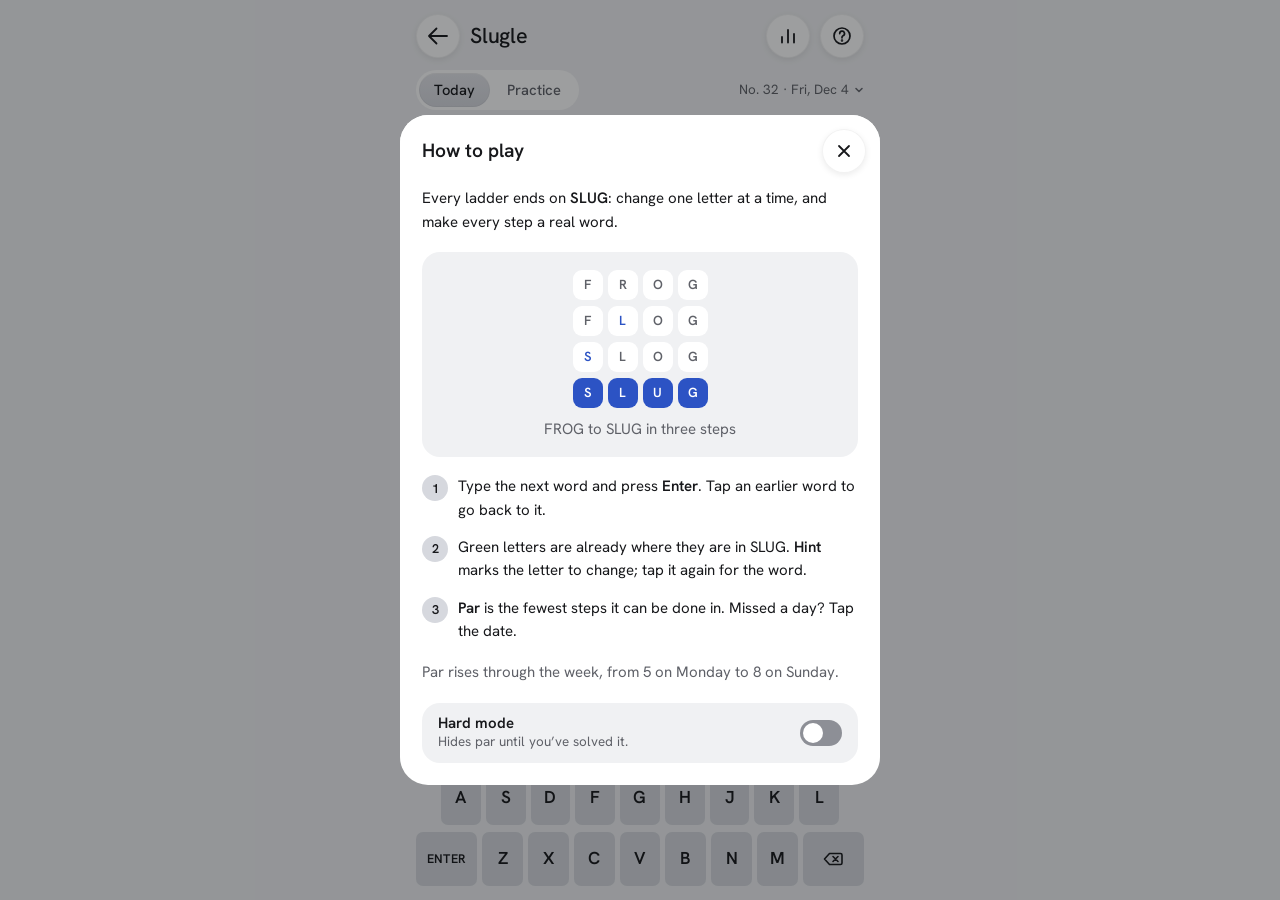
<file: web/slugle/index.html>
<!doctype html>
<html lang="en">
<head>
<meta charset="utf-8">
<meta name="viewport" content="width=device-width,initial-scale=1,viewport-fit=cover,interactive-widget=resizes-content">
<meta name="referrer" content="no-referrer">
<!-- ios:cut -->
<meta name="theme-color" content="#F0F1F3" media="(prefers-color-scheme: light)">
<meta name="theme-color" content="#171719" media="(prefers-color-scheme: dark)">
<link rel="manifest" href="../manifest.json">
<link rel="apple-touch-icon" sizes="180x180" href="../icons/apple-touch-icon.png">
<meta name="apple-mobile-web-app-capable" content="yes">
<meta name="mobile-web-app-capable" content="yes">
<meta name="apple-mobile-web-app-status-bar-style" content="default">
<meta name="apple-mobile-web-app-title" content="Dailies">
<meta name="description" content="Slugle: a daily word ladder. Turn a new word into SLUG, one letter at a time.">
<!-- ios:end -->
<title>Slugle</title>
<link rel="preload" href="../fonts/hanken-grotesk-latin.woff2" as="font" type="font/woff2" crossorigin>
<link rel="stylesheet" href="../shared.css?v=5">
<!-- ios:cut -->
<link rel="icon" href="data:image/svg+xml,<svg xmlns=%22http://www.w3.org/2000/svg%22 viewBox=%220 0 32 32%22><rect x=%223%22 y=%223%22 width=%227.6%22 height=%227.6%22 rx=%221.9%22 fill=%22%232C53C4%22/><rect x=%2212.2%22 y=%223%22 width=%227.6%22 height=%227.6%22 rx=%221.9%22 fill=%22%232C53C4%22/><rect x=%2221.4%22 y=%223%22 width=%227.6%22 height=%227.6%22 rx=%221.9%22 fill=%22%232C53C4%22/><rect x=%223%22 y=%2212.2%22 width=%227.6%22 height=%227.6%22 rx=%221.9%22 fill=%22%232C53C4%22/><rect x=%2212.2%22 y=%2212.2%22 width=%227.6%22 height=%227.6%22 rx=%221.9%22 fill=%22%23F4C52E%22/><rect x=%2221.4%22 y=%2212.2%22 width=%227.6%22 height=%227.6%22 rx=%221.9%22 fill=%22%23A9B8E6%22/><rect x=%223%22 y=%2221.4%22 width=%227.6%22 height=%227.6%22 rx=%221.9%22 fill=%22%23A9B8E6%22/><rect x=%2212.2%22 y=%2221.4%22 width=%227.6%22 height=%227.6%22 rx=%221.9%22 fill=%22%23A9B8E6%22/><rect x=%2221.4%22 y=%2221.4%22 width=%227.6%22 height=%227.6%22 rx=%221.9%22 fill=%22%23A9B8E6%22/></svg>">
<!-- ios:end -->
<style>
/* The ladder: plain solid tiles, a row for every word, growing down from the
   top. Tiles stay one size: on a long climb, older words slide off the top
   under a fade. */
.stage-wrap { position: relative; flex: 1; min-height: 0; display: flex; }
.stage { flex: 1; min-width: 0; display: grid; grid-template-rows: minmax(0, 1fr); justify-items: center; align-items: start; padding: 50px 0 18px; overflow: hidden; }
.ladder { --tile: 54px; --gap: 8px; --rung: 10px; display: grid; gap: var(--rung); }
.stage .ladder { display: flex; flex-direction: column; max-height: 100%; }
.rungs { position: relative; display: grid; gap: var(--rung); min-height: 0; margin: -4px -6px; padding: 4px 6px; overflow: hidden auto; overscroll-behavior: contain; scrollbar-width: none; }
.rungs::-webkit-scrollbar { display: none; }
.ladder.cut .rungs {
  -webkit-mask-image: linear-gradient(transparent, #000 var(--tile));
  mask-image: linear-gradient(transparent, #000 var(--tile));
}
.row { display: grid; grid-template-columns: repeat(4, var(--tile)); gap: var(--gap); }
.tile {
  display: grid; place-items: center;
  width: var(--tile); height: var(--tile); padding: 0;
  background: var(--surface); border-radius: 14px;
  font-size: calc(var(--tile) * .44); font-weight: 600; line-height: 1; text-transform: uppercase;
}
.row.past { cursor: pointer; }
.row.past .tile { color: var(--muted); }
@media (hover: hover) { .row.past:hover .tile { background: var(--key); } }
.row.past .tile.changed { color: var(--accent); }
.row.past .tile.match, .row.current .tile.match { color: var(--pos); background: linear-gradient(var(--pos-soft), var(--pos-soft)), var(--surface); }
.row.current .tile.hinted { color: var(--accent); background: linear-gradient(var(--accent-soft), var(--accent-soft)), var(--surface); }
/* The next word, as it's typed */
.row.entry .tile { background: var(--key); }
.row.entry .tile:not(:empty) { background: var(--surface); }
.row.goal .tile { background: var(--accent); color: var(--on-ink); transition: background .3s; }
.ladder.done .row.goal .tile { background: var(--pos); }
.row.bad .tile { color: var(--neg); }
.row.new { animation: rise .22s ease-out; }
/* Solved: each word hops in turn, top to bottom */
.ladder.won .row { animation: hop .36s ease-out both; animation-delay: calc(var(--i) * 70ms); }
@keyframes hop { 40% { transform: translateY(-4px); } }
/* Swapping between your ladder and the best one: the rows ease in, top to bottom */
.ladder.swap .row { animation: rise .26s ease-out both; animation-delay: calc(var(--i) * 45ms); }
.row.bad { animation: shake .32s; }
@keyframes rise { from { opacity: 0; transform: translateY(-8px); } }
@keyframes shake { 20%, 60% { transform: translateX(-5px); } 40%, 80% { transform: translateX(5px); } }

/* Over par: the way to see the best ladder */
.reveal { position: relative; display: inline-flex; align-items: center; gap: 6px; padding: 0; background: none; border: 0; font-size: .9rem; font-weight: 600; color: var(--accent); }
.reveal::after { content: ""; position: absolute; inset: -12px -8px; }

/* Toolbar: undo and start over, the step count, and a hint */
.tools { display: grid; grid-template-columns: 1fr auto 1fr; align-items: center; gap: 8px; min-height: 48px; margin-bottom: 6px; }
.tools-left { display: flex; gap: 8px; }
.tools-right { display: flex; justify-content: flex-end; }
.tool {
  display: inline-flex; align-items: center; gap: 6px; height: 40px; padding: 0 14px;
  background: var(--key); border: 0; border-radius: 99px; font-size: .86rem; font-weight: 500; color: var(--ink);
}
@media (hover: hover) { .tool:hover:not(:disabled) { background: var(--key-down); } }
.tool:disabled { opacity: .4; cursor: default; }
.tool.hint { color: var(--accent); }
/* Undo and Restart are round, their pictures alone */
.tools-left .tool { width: 40px; padding: 0; justify-content: center; font-size: 0; gap: 0; border-radius: 50%; }
/* Small phones or large text: Undo and Restart go down to their icons, then Hint,
   so the row stays on screen. Measured in em, so a bigger font size counts too */
.tools { container-type: inline-size; }
@container (max-width: 21.25em) { .tools-left .tool { font-size: 0; gap: 0; } .count { white-space: normal; line-height: 1.25; } }
@container (max-width: 16em) { .tools-right .tool { font-size: 0; gap: 0; } }
@media (hover: hover) { .tool.hint:hover:not(:disabled) { color: var(--accent); background: var(--accent-soft); } }
.count { font-size: .86rem; color: var(--muted); text-align: center; white-space: nowrap; }
.count b { font-weight: 600; color: var(--ink); }
.count.over b { color: var(--neg); }

.example { display: grid; justify-items: center; padding: 18px 0 16px; background: var(--bg); border-radius: 18px; }
.example .ladder { --tile: 30px; --gap: 5px; --rung: 6px; }
.example .tile { border-radius: 9px; }
.example-cap { margin-top: 10px; font-size: .8rem; color: var(--muted); text-align: center; }

/* Past ladders, newest first, by month */
.days { display: grid; margin-top: -6px; }
.month { padding: 16px 0 4px; font-size: .78rem; font-weight: 600; letter-spacing: .06em; text-transform: uppercase; color: var(--muted); }
.month:first-child { padding-top: 0; }
.day { display: grid; grid-template-columns: 58px 1fr auto; align-items: center; gap: 10px; min-height: 52px; padding: 0 8px; margin: 0 -8px; background: none; border: 0; border-bottom: 1px solid var(--line); border-radius: 0; text-align: left; }
@media (hover: hover) { .day:hover { background: var(--bg); } }
.day-no { font-weight: 600; }
.day-date { font-size: .9rem; color: var(--muted); }
.day-state { font-size: .86rem; color: var(--faint); }
.day-state.solved { font-weight: 600; color: var(--pos); }
.day-state.started { font-weight: 600; color: var(--accent); }
.day[aria-current="true"] .day-no::after { content: ""; display: inline-block; width: 6px; height: 6px; margin-left: 7px; border-radius: 50%; background: var(--ink); vertical-align: 2px; }

/* Practice lengths: one list, with a tick on the length in use */
.lengths { display: grid; background: var(--bg); border-radius: 18px; overflow: hidden; }
.length { display: grid; grid-template-columns: 1fr auto 18px; align-items: center; gap: 12px; min-height: 52px; padding: 0 14px 0 16px; background: none; border: 0; border-radius: 0; text-align: left; }
.length + .length { border-top: 1px solid var(--line); }
.length:focus-visible { outline-offset: -2px; }
@media (hover: hover) { .length:hover { background: var(--key); } }
.length b { font-weight: 600; }
.length span { font-size: .9rem; color: var(--muted); }
.length svg { color: var(--accent); }

@media (prefers-reduced-motion: reduce) {
  .row.new, .row.bad, .ladder.won .row, .ladder.swap .row { animation: none; }
  .row.goal .tile { transition: none; }
}
</style>
</head>
<body>
<div class="app">
  <header>
    <div class="top">
      <a class="brand" href="../index.html" aria-label="All games">
        <svg width="24" height="24" viewBox="0 0 24 24" fill="none" stroke="currentColor" stroke-width="1.8" stroke-linecap="round" stroke-linejoin="round" aria-hidden="true"><path d="M21 12H3M10.5 4.5 3 12l7.5 7.5"/></svg>
        <svg width="34" height="34" viewBox="0 0 64 64" fill="none" aria-hidden="true"><rect width="64" height="64" rx="14" fill="#1F6F54"/><g transform="translate(13.5 3.5) scale(.57)"><path d="M43 29 38 13M52 28l4-16" stroke="#F4C52E" stroke-width="4.5" stroke-linecap="round"/><path fill="#F4C52E" d="M3 53C3 48 12 47 19 45 27 43 30 35 36 30 42 25 54 25 58 33 61 39 60 48 55 52 53 54 50 55 46 55H7C4 55 3 54 3 53Z"/><g fill="#D99F14"><circle cx="24" cy="49.5" r="2.4"/><circle cx="33.5" cy="44" r="3"/><circle cx="14" cy="51" r="1.7"/><circle cx="37" cy="51" r="1.6"/></g><path d="M43 39.5Q50 48 57.5 38" fill="none" stroke="#17181B" stroke-width="2.6" stroke-linecap="round"/><path fill="#EE6A7C" stroke="#17181B" stroke-width="1.6" stroke-linejoin="round" d="M47.5 43.6c.3 4.6 1.8 7 4 6.8 2.1-.2 3-3 2.4-7.4"/><g stroke="#17181B" stroke-width="1.8"><circle cx="38" cy="11" r="7.4" fill="#fff"/><circle cx="56.5" cy="10" r="7.4" fill="#fff"/></g><circle cx="40.4" cy="13.2" r="3.1" fill="#17181B"/><circle cx="54.4" cy="7.8" r="3.1" fill="#17181B"/></g><rect x="7" y="41" width="11.6" height="11.6" rx="2.4" fill="#FFFFFF"/><text x="12.8" y="50.6" font-size="10" font-weight="600" font-family="Hanken Grotesk,Segoe UI,sans-serif" text-anchor="middle" fill="#17181B">S</text><rect x="19.7" y="41" width="11.6" height="11.6" rx="2.4" fill="#FFFFFF"/><text x="25.5" y="50.6" font-size="10" font-weight="600" font-family="Hanken Grotesk,Segoe UI,sans-serif" text-anchor="middle" fill="#17181B">L</text><rect x="32.4" y="41" width="11.6" height="11.6" rx="2.4" fill="#FFFFFF"/><text x="38.2" y="50.6" font-size="10" font-weight="600" font-family="Hanken Grotesk,Segoe UI,sans-serif" text-anchor="middle" fill="#17181B">U</text><rect x="45.099999999999994" y="41" width="11.6" height="11.6" rx="2.4" fill="#FFFFFF"/><text x="50.89999999999999" y="50.6" font-size="10" font-weight="600" font-family="Hanken Grotesk,Segoe UI,sans-serif" text-anchor="middle" fill="#17181B">G</text></svg>
        <h1 class="mark">Slugle</h1>
      </a>
      <div class="top-right">
        <button class="icon-btn" id="statsBtn" type="button" aria-label="Stats">
          <svg width="20" height="20" viewBox="0 0 20 20" fill="none" stroke="currentColor" stroke-width="1.8" stroke-linecap="round" aria-hidden="true"><path d="M4 16.5V11M10 16.5V4M16 16.5V8"/></svg>
        </button>
        <button class="icon-btn" id="helpBtn" type="button" aria-label="How to play">
          <svg width="20" height="20" viewBox="0 0 20 20" fill="none" stroke="currentColor" stroke-width="1.7" stroke-linecap="round" aria-hidden="true"><circle cx="10" cy="10" r="8"/><path d="M7.7 7.6a2.4 2.4 0 1 1 3.3 2.2c-.6.3-1 .8-1 1.5v.5"/><circle cx="10" cy="14.6" r=".4" fill="currentColor"/></svg>
        </button>
      </div>
    </div>
    <div class="modes">
      <div class="tabs" role="tablist" aria-label="Mode">
        <button class="tab" id="tabToday" role="tab" type="button">Today<span class="dot" id="todayDot" hidden></span></button>
        <button class="tab" id="tabPractice" role="tab" type="button">Practice</button>
      </div>
      <p class="meta" id="meta"></p>
    </div>
  </header>

  <main class="stage-wrap">
    <p class="toast" id="toast" role="status"></p>
    <div class="stage" id="stage">
      <div class="ladder" id="ladder" aria-label="The ladder">
        <div class="rungs" id="rungs"></div>
        <div class="row goal" id="goal"></div>
      </div>
    </div>
  </main>

  <footer>
    <div id="play">
      <div class="tools">
        <div class="tools-left">
          <button class="tool" id="undoBtn" type="button" aria-label="Undo a step">
            <svg width="18" height="18" viewBox="0 0 18 18" fill="none" stroke="currentColor" stroke-width="1.7" stroke-linecap="round" stroke-linejoin="round" aria-hidden="true"><path d="M6.5 4 3 7.5 6.5 11"/><path d="M3.5 7.5h7a4.5 4.5 0 0 1 0 9H8"/></svg>Undo
          </button>
          <button class="tool" id="restartBtn" type="button" aria-label="Start over">
            <svg width="18" height="18" viewBox="0 0 18 18" fill="none" stroke="currentColor" stroke-width="1.7" stroke-linecap="round" stroke-linejoin="round" aria-hidden="true"><path d="M3.2 9a5.8 5.8 0 1 0 1.9-4.3"/><path d="M4.6 1.8v3.4H8"/></svg>Restart
          </button>
        </div>
        <p class="count" id="count"></p>
        <div class="tools-right">
          <button class="tool hint" id="hintBtn" type="button">
            <svg width="18" height="18" viewBox="0 0 18 18" fill="none" stroke="currentColor" stroke-width="1.7" stroke-linecap="round" stroke-linejoin="round" aria-hidden="true"><path d="M6.6 13.2h4.8M7.3 16h3.4M9 1.8a5 5 0 0 0-2.9 9.1c.4.3.6.8.6 1.3v1h4.6v-1c0-.5.2-1 .6-1.3A5 5 0 0 0 9 1.8z"/></svg>Hint
          </button>
        </div>
      </div>
      <div class="keys" id="keys" aria-label="Letters"></div>
    </div>
    <section class="result" id="result" aria-live="polite" hidden>
      <div class="result-head">
        <p class="result-title" id="resTitle"></p>
        <p class="result-tag" id="resTag"></p>
      </div>
      <p class="result-note" id="resNote"></p>
      <div class="actions">
        <button class="btn btn-secondary" id="resSecond" type="button"></button>
        <button class="btn btn-primary" id="resFirst" type="button"></button>
      </div>
      <a class="next" id="resNext" hidden></a>
      <p class="result-foot" id="resFoot"></p>
    </section>
  </footer>
</div>

<dialog class="sheet" id="helpSheet" aria-labelledby="helpTitle">
  <div class="sheet-head">
    <h2 id="helpTitle" tabindex="-1" autofocus>How to play</h2>
    <button class="icon-btn" type="button" data-close aria-label="Close">
      <svg width="18" height="18" viewBox="0 0 18 18" fill="none" stroke="currentColor" stroke-width="1.8" stroke-linecap="round" aria-hidden="true"><path d="m4 4 10 10M14 4 4 14"/></svg>
    </button>
  </div>
  <div class="sheet-body">
    <p>Every ladder ends on <b>SLUG</b>: change one letter at a time, and make every step a real word.</p>
    <div class="example">
      <div class="ladder" id="example" aria-label="Example: FROG, FLOG, SLOG, SLUG"></div>
      <p class="example-cap">FROG to SLUG in three steps</p>
    </div>
    <div class="rules">
      <div class="rule"><span class="n">1</span><p>Type the next word and press <b>Enter</b>. Tap an earlier word to go back to it.</p></div>
      <div class="rule"><span class="n">2</span><p>Green letters are already where they are in SLUG. <b>Hint</b> marks the letter to change; tap it again for the word.</p></div>
      <div class="rule"><span class="n">3</span><p><b>Par</b> is the fewest steps it can be done in. Missed a day? Tap the date.</p></div>
    </div>
    <p class="muted">Par rises through the week, from 5 on Monday to 8 on Sunday.</p>
    <button class="mode-row" id="hardBtn" type="button" role="switch" aria-checked="false">
      <span><b>Hard mode</b><small>Hides par until you’ve solved it.</small></span>
      <span class="switch" aria-hidden="true"></span>
    </button>
  </div>
</dialog>

<dialog class="sheet" id="statsSheet" aria-labelledby="statsTitle">
  <div class="sheet-head">
    <h2 id="statsTitle" tabindex="-1" autofocus>Stats</h2>
    <button class="icon-btn" type="button" data-close aria-label="Close">
      <svg width="18" height="18" viewBox="0 0 18 18" fill="none" stroke="currentColor" stroke-width="1.8" stroke-linecap="round" aria-hidden="true"><path d="m4 4 10 10M14 4 4 14"/></svg>
    </button>
  </div>
  <div class="sheet-body" id="statsBody"></div>
</dialog>

<dialog class="sheet" id="pastSheet" aria-labelledby="pastTitle">
  <div class="sheet-head">
    <h2 id="pastTitle" tabindex="-1" autofocus>Past ladders</h2>
    <button class="icon-btn" type="button" data-close aria-label="Close">
      <svg width="18" height="18" viewBox="0 0 18 18" fill="none" stroke="currentColor" stroke-width="1.8" stroke-linecap="round" aria-hidden="true"><path d="m4 4 10 10M14 4 4 14"/></svg>
    </button>
  </div>
  <div class="sheet-body">
    <p class="muted">Play any you missed. They count in your stats but not your streak.</p>
    <div class="days" id="pastList"></div>
  </div>
</dialog>

<dialog class="sheet" id="lengthSheet" aria-labelledby="lengthTitle">
  <div class="sheet-head">
    <h2 id="lengthTitle" tabindex="-1" autofocus>New ladder</h2>
    <button class="icon-btn" type="button" data-close aria-label="Close">
      <svg width="18" height="18" viewBox="0 0 18 18" fill="none" stroke="currentColor" stroke-width="1.8" stroke-linecap="round" aria-hidden="true"><path d="m4 4 10 10M14 4 4 14"/></svg>
    </button>
  </div>
  <div class="sheet-body">
    <div class="lengths" id="lengths" role="radiogroup" aria-label="Length"></div>
  </div>
</dialog>

<!-- ios:cut -->
<!-- Bump ?v= when these change, so browsers never pair this page with an old copy. -->
<!-- ios:end -->
<script src="words.js?v=4"></script>
<script src="lib.js?v=12"></script>
<script src="../clock.js?v=4"></script>
<!-- ios:cut -->
<script src="../pwa.js"></script>
<!-- ios:end -->
<script src="../next.js?v=11"></script>
<script>
(() => {
  const L = window.LadderLib, D = window.LadderWords;
  const dict = L.dictionary(D);
  const $ = id => document.getElementById(id);
  const locale = navigator.language || 'en';
  /* ios:cut */
  // Where the game lives on the web; shared results link here, short, as chat
  // apps make a link of it. The app and the old addresses send people to the new one.
  /* ios:end */
  const SITE = `${/* ios:cut */ /^appassets\.androidplatform\.net$|\.workers\.dev$/.test(location.hostname) ? /* ios:end */ 'dailies.teloone.au' /* ios:cut */ : location.host /* ios:end */}/slugle`;

  const store = {
    get(k) { try { return JSON.parse(localStorage.getItem('ladder.' + k)); } catch { return null; } },
    set(k, v) { try { localStorage.setItem('ladder.' + k, JSON.stringify(v)); } catch {} },
  };

  // ---- state ----
  // days: { [day]: { ladder: [...words], hints, done, late } } (late: solved
  // after its day); practice: the current random ladder, if any; length:
  // how long practice ladders are; hard: par stays hidden until solved;
  // mode: which one is on screen.
  const saved = store.get('state') || {};
  // A practice ladder from before they all ended on the goal is dropped.
  if (saved.practice && saved.practice.puzzle?.target !== D.goal) saved.practice = null;
  const state = {
    days: saved.days && typeof saved.days === 'object' ? saved.days : {},
    practice: saved.practice || null,
    length: L.LENGTHS[saved.length] ? saved.length : 'medium',
    hard: !!saved.hard,
    mode: saved.mode === 'practice' && saved.practice ? 'practice' : 'daily',
  };
  const save = () => { store.set('state', state); begun(); };

  let today = L.dayNumber(Clock.now(), D.epoch);
  let view = today;            // the daily ladder on screen: today or a past one
  let puzzle, play;            // the puzzle on screen and its progress
  let typed = '';              // the next word, as far as it's typed
  let hint = null;             // { word, at, shown: 'spot' | 'word' } for the current rung
  let fresh = false;           // animate the newest rung once
  let best = false;            // showing the best ladder in place of a solved one
  let swapped = false;         // ease the rows in once, after that changes
  let bad = null;              // a rejected try, shown briefly
  let badTimer = 0;

  function load() {
    if (state.mode === 'practice') {
      puzzle = state.practice.puzzle;
      play = state.practice;
    } else {
      puzzle = L.daily(view, D, dict);
      play = state.days[view] || (state.days[view] = { ladder: [puzzle.start], hints: 0, done: false });
      if (play.ladder[0] !== puzzle.start) Object.assign(play, { ladder: [puzzle.start], hints: 0, hinted: [], done: false });
    }
    typed = ''; hint = null; bad = null; best = false;
  }
  const current = () => play.ladder[play.ladder.length - 1];
  const steps = () => play.ladder.length - 1;

  // ---- toast ----
  let toastTimer = 0;
  // tone: '' plain, 'warn' for a refused word, 'tip' for hints.
  function say(text, tone = '', ms = 2200) {
    clearTimeout(toastTimer);
    const t = $('toast');
    t.textContent = text;
    t.classList.toggle('warn', tone === 'warn');
    t.classList.toggle('tip', tone === 'tip');
    t.classList.toggle('show', !!text);
    if (text && ms) toastTimer = setTimeout(() => t.classList.remove('show'), ms);
  }

  // ---- drawing ----
  const el = (tag, cls, text) => { const e = document.createElement(tag); if (cls) e.className = cls; if (text != null) e.textContent = text; return e; };

  // opts: match (green where it's already the target's letter), hinted.
  function tiles(row, word, opts = {}) {
    for (let i = 0; i < L.LEN; i++) {
      const t = el('span', 'tile', word ? word[i] || '' : '');
      if (opts.match && word[i] === puzzle.target[i]) t.classList.add('match');
      if (opts.hinted && hint && hint.at === i) t.classList.add('hinted');
      row.append(t);
    }
    return row;
  }

  // The row being typed. A keypress redraws only this, not the whole ladder.
  function drawEntry(row) {
    row.className = bad ? 'row entry bad' : 'row entry';
    row.setAttribute('role', 'img');
    row.replaceChildren();
    tiles(row, typed);
    row.setAttribute('aria-label', typed ? `Next word: ${typed.toUpperCase()}` : 'Type the next word');
    return row;
  }
  function renderEntry() {
    const row = $('rungs').querySelector('.entry');
    if (!row) return;
    drawEntry(row);
    follow();
  }

  function renderLadder() {
    const box = $('ladder'), rungs = $('rungs'), top = rungs.scrollTop;
    const rows = [];
    const words = best ? L.way(puzzle.start, puzzle.target, dict) : play.ladder;
    words.forEach((w, i) => {
      const last = i === words.length - 1;
      if (last && play.done) return;
      const row = el('div', 'row');
      if (!last) {
        row.classList.add('past');
        if (!play.done) {
          row.dataset.back = i;
          row.setAttribute('role', 'button');
          row.setAttribute('aria-label', `Go back to ${w.toUpperCase()}`);
          row.tabIndex = 0;
        } else row.style.cursor = 'default';
        tiles(row, w, { match: true });
      } else {
        row.classList.add('current');
        tiles(row, w, { match: true, hinted: true });
      }
      if (last && fresh && i > 0) row.classList.add('new');
      row.style.setProperty('--i', i);
      rows.push(row);
    });
    // The next word as it's typed. Everyone knows a ladder ends on the goal, so
    // that only appears once it's solved.
    if (!play.done) rows.push(drawEntry(el('div')));
    const goal = $('goal');
    goal.hidden = !play.done;
    goal.replaceChildren();
    tiles(goal, puzzle.target);
    goal.setAttribute('aria-label', `Get to ${puzzle.target.toUpperCase()}`);
    goal.style.setProperty('--i', rows.length);
    rungs.replaceChildren(...rows);
    rungs.scrollTop = top;
    box.classList.toggle('done', play.done);
    box.classList.toggle('won', play.done && fresh);
    box.classList.toggle('swap', swapped);
    swapped = false;
    renderTools();
    fit();
    fresh = false;
  }

  function renderTools() {
    const n = steps(), over = !state.hard && n > puzzle.par;
    const c = $('count');
    c.classList.toggle('over', over);
    c.replaceChildren(el('b', '', `Step ${n}`));
    if (!state.hard) c.append(` · Par ${puzzle.par}`);
    $('undoBtn').disabled = n === 0;
    $('restartBtn').disabled = n === 0;
  }

  // One tile size for every ladder: room for seven rows. A longer climb
  // scrolls rather than shrinks.
  let stageHeight = 0;
  function fit() {
    const box = $('ladder'), stage = $('stage');
    // The result panel isn't the keyboard's height; solving doesn't resize.
    if (!play.done || !stageHeight) stageHeight = stage.clientHeight;
    const n = 7;
    const h = stageHeight - 68, w = Math.min(stage.clientWidth, 340);
    const byH = h / (n + (n - 1) * 0.2);
    const byW = (w - 3 * 8) / 4;
    const tile = Math.max(40, Math.min(60, Math.floor(Math.min(byH, byW))));
    box.style.setProperty('--tile', tile + 'px');
    box.style.setProperty('--rung', Math.round(tile * 0.2) + 'px');
    box.style.setProperty('--gap', Math.round(Math.min(8, tile * 0.16)) + 'px');
    follow();
  }

  // Keep the end of the climb in view: the row being typed, or the last word.
  const still = matchMedia('(prefers-reduced-motion: reduce)');
  function follow() {
    const rungs = $('rungs'), entry = rungs.querySelector('.entry');
    const end = entry ? entry.offsetTop + entry.offsetHeight + 4 : rungs.scrollHeight;
    rungs.scrollTo({ top: Math.max(0, end - rungs.clientHeight), behavior: fresh && !still.matches ? 'smooth' : 'auto' });
  }
  $('rungs').addEventListener('scroll', e => $('ladder').classList.toggle('cut', e.target.scrollTop > 2), { passive: true });

  const dateOf = day => { const [y, m, d] = D.epoch.split('-').map(Number); return new Date(y, m - 1, d + day - 1); };
  // Made once: building a formatter costs far more than using one, and the
  // past ladders list formats every day there's been.
  const dayFormat = new Intl.DateTimeFormat(locale, { weekday: 'short', day: 'numeric', month: 'short' });
  const monthFormat = new Intl.DateTimeFormat(locale, { month: 'long', year: 'numeric' });
  const shortDate = day => dayFormat.format(dateOf(day));
  const svg = (w, h, d, width = 1.6) => {
    const s = document.createElementNS('http://www.w3.org/2000/svg', 'svg');
    s.setAttribute('width', w); s.setAttribute('height', h); s.setAttribute('viewBox', `0 0 ${w} ${h}`); s.setAttribute('aria-hidden', 'true');
    s.innerHTML = `<path d="${d}" fill="none" stroke="currentColor" stroke-width="${width}" stroke-linecap="round" stroke-linejoin="round"/>`;
    return s;
  };

  function renderHeader() {
    const daily = state.mode === 'daily', onToday = daily && view === today;
    $('tabToday').setAttribute('aria-selected', String(onToday));
    $('tabPractice').setAttribute('aria-selected', String(!daily));
    // A dot on Today while today's ladder is still to do.
    $('todayDot').hidden = onToday || todayDone();
    const meta = $('meta');
    const label = daily ? `No. ${view} · ${shortDate(view)}` : 'New ladder';
    // Day 1 has nothing before it, so the date only opens past ladders after that.
    if (daily && today < 2) return meta.replaceChildren(label);
    const b = el('button', 'meta-btn', label);
    b.type = 'button';
    b.setAttribute('aria-haspopup', 'dialog');
    if (daily) b.setAttribute('aria-label', `${label}. Past ladders`);
    b.append(svg(10, 10, 'm2 3.5 3 3 3-3'));
    b.addEventListener('click', () => openSheet(daily ? 'pastSheet' : 'lengthSheet'));
    meta.replaceChildren(b);
  }

  const hintCount = n => `${n} ${n === 1 ? 'hint' : 'hints'}`;
  const todayDone = () => !!(state.days[today] && state.days[today].done);
  const solvedDays = () => Object.keys(state.days).filter(d => state.days[d].done).map(Number);
  // Only ladders solved on their own day keep a streak going.
  const streakDays = () => solvedDays().filter(d => !state.days[d].late);

  function renderResult() {
    const n = steps(), par = puzzle.par, diff = n - par;
    $('resTitle').textContent = best ? `The ${par}-step way` : `Solved in ${n}`;
    const tag = $('resTag');
    const hints = play.hints ? hintCount(play.hints) : '';
    // Hints found the way, so a hinted ladder is never on or under par.
    const helped = hints && diff <= 0;
    tag.textContent = best ? `Par ${par}` : helped ? hints : diff === 0 ? 'On par' : `${Math.abs(diff)} ${diff < 0 ? 'under' : 'over'} par`;
    tag.classList.toggle('good', best || (diff <= 0 && !helped));
    const note = $('resNote');
    if (diff <= 0) note.textContent = '';
    else {
      const b = el('button', 'reveal', best ? 'Back to your ladder' : 'Show the best way');
      b.type = 'button';
      b.prepend(best ? svg(14, 14, 'M5 3 2 6l3 3M2.5 6H9a3 3 0 0 1 0 6H6') : svg(14, 14, 'M1 7s2.2-4 6-4 6 4 6 4-2.2 4-6 4-6-4-6-4zM7 8.6a1.6 1.6 0 1 0 0-3.2 1.6 1.6 0 0 0 0 3.2z'));
      b.addEventListener('click', () => { best = !best; swapped = true; renderLadder(); renderResult(); });
      note.replaceChildren(...(hints ? [`${hints} used · `] : []), b);
    }
    const daily = state.mode === 'daily';
    $('resFirst').textContent = daily ? 'Share' : 'New ladder';
    $('resSecond').textContent = !daily ? 'Share' : view !== today && !todayDone() ? 'Today’s ladder' : 'Practice';
    showNext($('resNext'), 'slugle', state.mode === 'daily' && view === today);
    tickNext();
  }

  function tickNext() {
    const foot = $('resFoot');
    if (!play.done) return;
    if (view !== today && state.mode === 'daily') return foot.replaceChildren(el('span', '', play.late ? 'Solved late, so it doesn’t change your streak' : 'Solved on the day'));
    if (!todayDone()) return foot.replaceChildren(el('span', '', 'Today’s ladder is still to do'));
    const s = L.streak(streakDays(), today);
    const left = el('span');
    left.append(el('b', '', String(s)), ` day streak`);
    foot.replaceChildren(left, el('span', '', Clock.untilNext('ladder', today, L.dayNumber(Clock.now(), D.epoch))));
  }

  function render() {
    renderHeader();
    renderLadder();
    $('play').hidden = play.done;
    $('result').hidden = !play.done;
    if (play.done) { renderResult(); follow(); }
    tellBack();
  }

  // ---- stats ----
  function renderStats() {
    const days = solvedDays();
    const body = $('statsBody');
    if (!days.length) {
      body.replaceChildren(el('p', 'empty', 'Finish a daily ladder to start your stats.'));
      return;
    }
    // Against par, or 'hints' for a hinted ladder that would be on or under it.
    const against = d => {
      const rec = state.days[d], diff = rec.ladder.length - 1 - L.parForDay(d, D.epoch);
      return rec.hints && diff <= 0 ? 'hints' : diff;
    };
    const diffs = days.map(against);
    const atPar = diffs.filter(x => x <= 0).length;
    const nums = el('div', 'numbers');
    for (const [v, label] of [
      [days.length, 'Solved'],
      [L.streak(streakDays(), today), 'Streak'],
      [L.bestStreak(streakDays()), 'Best streak'],
      [Math.round(atPar / days.length * 100) + '%', 'Par or under'],
    ]) {
      const n = el('p', 'num');
      n.append(el('b', '', String(v)), el('span', '', label));
      nums.append(n);
    }
    const buckets = [['Under par', x => x < 0], ['On par', x => x === 0], ['1 over', x => x === 1], ['2 over', x => x === 2], ['3+ over', x => x >= 3]];
    if (diffs.includes('hints')) buckets.push(['With hints', x => x === 'hints']);
    const counts = buckets.map(([, f]) => diffs.filter(f).length);
    const max = Math.max(...counts, 1);
    const todayRec = state.days[today];
    const todayDiff = todayRec && todayRec.done ? against(today) : null;
    const dist = el('div', 'dist');
    dist.append(el('p', 'dist-title', 'Against par'));
    buckets.forEach(([label, f], i) => {
      const row = el('div', 'bar-row');
      const bar = el('div', 'bar', String(counts[i]));
      bar.style.width = `${Math.max(8, counts[i] / max * 100)}%`;
      if (todayDiff !== null && f(todayDiff)) bar.classList.add('today');
      row.append(el('span', '', label), el('div', '', ''));
      row.lastChild.append(bar);
      dist.append(row);
    });
    body.replaceChildren(nums, dist);
    if (todayRec && todayRec.done) {
      const b = el('button', 'btn btn-primary', 'Share today’s ladder');
      b.type = 'button';
      b.addEventListener('click', () => share(L.daily(today, D, dict), todayRec));
      body.append(b);
    }
  }

  // ---- past ladders ----
  function renderPast() {
    const list = [];
    let month = '';
    for (let day = today; day >= 1; day--) {
      const m = monthFormat.format(dateOf(day));
      if (m !== month) { month = m; list.push(el('p', 'month', m)); }
      const rec = state.days[day], par = L.parForDay(day, D.epoch);
      const b = el('button', 'day');
      b.type = 'button';
      b.dataset.day = day;
      if (state.mode === 'daily' && day === view) b.setAttribute('aria-current', 'true');
      let st;
      if (rec && rec.done) st = el('span', 'day-state solved', `${rec.ladder.length - 1} steps, par ${par}`);
      else if (rec && rec.ladder.length > 1) st = el('span', 'day-state started', 'Started');
      else st = el('span', 'day-state', state.hard ? '' : `Par ${par}`);
      b.append(el('span', 'day-no', `No. ${day}`), el('span', 'day-date', day === today ? 'Today' : shortDate(day)), st);
      list.push(b);
    }
    $('pastList').replaceChildren(...list);
  }
  $('pastList').addEventListener('click', e => {
    const b = e.target.closest('.day');
    if (!b) return;
    $('pastSheet').close();
    showDay(Number(b.dataset.day));
  });
  function showDay(day) {
    state.mode = 'daily';
    view = day;
    save(); load(); say(''); render();
  }

  // ---- hard mode ----
  const showHard = () => $('hardBtn').setAttribute('aria-checked', String(state.hard));
  $('hardBtn').addEventListener('click', () => {
    state.hard = !state.hard;
    showHard();
    save(); render();
  });

  // ---- practice lengths ----
  const LENGTH_TEXT = { short: 'Short', medium: 'Medium', long: 'Long' };
  function renderLengths() {
    $('lengths').replaceChildren(...Object.entries(L.LENGTHS).map(([key, [lo, hi]]) => {
      const b = el('button', 'length');
      b.type = 'button';
      b.dataset.length = key;
      b.setAttribute('role', 'radio');
      b.setAttribute('aria-checked', String(key === state.length));
      b.append(el('b', '', LENGTH_TEXT[key]), el('span', '', `${lo} or ${hi} steps`));
      b.append(key === state.length ? svg(18, 18, 'm3.5 9.5 3.5 3.5 7.5-8', 2) : el('i'));
      return b;
    }));
  }
  $('lengths').addEventListener('click', e => {
    const b = e.target.closest('.length');
    if (!b) return;
    state.length = b.dataset.length;
    $('lengthSheet').close();
    startPractice();
  });

  // ---- sheets ----
  function openSheet(id) {
    if (id === 'statsSheet') renderStats();
    if (id === 'pastSheet') renderPast();
    if (id === 'lengthSheet') renderLengths();
    const d = $(id);
    if (!d.open) d.showModal();
    tellBack();
  }
  for (const d of document.querySelectorAll('dialog.sheet')) {
    d.addEventListener('click', e => { if (e.target === d || e.target.closest('[data-close]')) d.close(); });
    d.addEventListener('close', tellBack);
  }
  const openDialog = () => document.querySelector('dialog.sheet[open]');

  // The example ladder in How to play.
  (() => {
    const words = ['frog', 'flog', 'slog', 'slug'];
    $('example').replaceChildren(...words.map((w, i) => {
      const row = el('div', i === words.length - 1 ? 'row goal' : 'row past');
      row.style.cursor = 'default';
      for (let j = 0; j < 4; j++) {
        const t = el('span', 'tile', w[j]);
        if (i && i < words.length - 1 && L.changedAt(words[i - 1], w) === j) t.classList.add('changed');
        row.append(t);
      }
      return row;
    }));
  })();

  // ---- playing ----
  function press(letter) {
    settle();
    if (typed.length < L.LEN) typed += letter;
    renderEntry();
  }

  function erase() {
    settle();
    typed = typed.slice(0, -1);
    renderEntry();
  }

  function enter() {
    if (play.done || bad) return;
    const word = current(), next = typed;
    if (next.length < L.LEN) return say('Type all four letters', 'warn');
    if (next === word) return reject(`That’s ${word.toUpperCase()} again. Change one letter.`);
    if (!dict.all.has(next) && next !== puzzle.target) return reject(`${next.toUpperCase()} isn’t a valid word`, 'wipe');
    if (!L.oneApart(word, next)) return reject(`Change just one letter of ${word.toUpperCase()}`);
    if (play.ladder.includes(next)) return reject(`${next.toUpperCase()} is already on the ladder`);
    // A step a hint found shows as such in the share.
    if (hint && hint.word === next) play.hinted = [...(play.hinted || []), play.ladder.length];
    play.ladder.push(next);
    typed = ''; hint = null; fresh = true;
    say('');
    if (next === puzzle.target) finish();
    save();
    render();
  }

  // A refused try shakes. A word that's one letter out stays to be fixed;
  // something that isn't a word at all ('wipe') clears for a fresh go.
  function reject(text, how = true) {
    haptic('tick');
    bad = how;
    say(text, 'warn');
    renderEntry();
    clearTimeout(badTimer);
    badTimer = setTimeout(() => { settle(); renderEntry(); }, 450);
  }
  function settle() {
    clearTimeout(badTimer);
    if (bad === 'wipe') typed = '';
    bad = false;
  }

  function back(to = steps() - 1) {
    if (play.done || to < 0 || to >= steps()) return;
    play.ladder.length = to + 1;
    // hinted holds ladder places, so the steps undone go with them.
    if (play.hinted) play.hinted = play.hinted.filter(i => i <= to);
    typed = ''; hint = null;
    say('');
    save();
    renderLadder();
  }

  // First the letter to change; asked again on the same rung, the word.
  function giveHint() {
    if (play.done) return;
    const word = current();
    if (hint && hint.shown === 'word') { typed = hint.word; renderLadder(); return say(`Try ${hint.word.toUpperCase()}. Press Enter.`, 'tip', 5000); }
    const next = L.nextStep(word, puzzle.target, dict);
    if (!next) return say('No way on from here. Undo a step.', 'warn');
    if (play.ladder.includes(next)) return say(`Go back to ${next.toUpperCase()}: tap it, or Undo.`, 'tip', 5000);
    play.hints++;
    if (hint && hint.word === next) {
      hint.shown = 'word';
      typed = next;
      say(`Try ${next.toUpperCase()}. Press Enter.`, 'tip', 5000);
    } else {
      hint = { word: next, at: L.changedAt(word, next), shown: 'spot' };
      say('Change the marked letter. Hint again for the word.', 'tip', 5000);
    }
    save();
    renderLadder();
  }

  function finish() {
    play.done = true;
    if (state.mode === 'daily' && view !== today) play.late = true;
    haptic('tick');
    report(true);
  }

  // Today's game begun: the home screen says Started until it's done.
  function begun() {
    const rec = state.days[today];
    /* ios:cut */
    // next.js may be an older copy, kept for offline, that hasn't got it.
    /* ios:end */
    if (/* ios:cut */ typeof markStarted === 'function' && /* ios:end */ rec && !rec.done && rec.ladder.length > 1 && L.dayNumber(Clock.now(), D.epoch) === today) markStarted('slugle');
  }

  // Today's result, for the hub's home screen.
  // finished: the game has just ended, rather than the page opening on it.
  function report(finished) {
    const day = L.dayNumber(Clock.now(), D.epoch);
    // Ended around midnight: its result stays up past it (Clock.keep).
    if (finished && state.mode === 'daily' && view === today) Clock.keep(today, day);
    // Finished in the moments after midnight: that day's over, so the hub's new day stays open.
    if (day !== today) return;
    const rec = state.days[today];
    if (!rec || !rec.done) return;
    const text = `Solved in ${rec.ladder.length - 1}, par ${L.parForDay(today, D.epoch)}${rec.hints ? `, ${hintCount(rec.hints)}` : ''}`;
    // Its line in Share today; should that ever fail, the result still saves.
    let card;
    try { card = L.cardText(L.parForDay(today, D.epoch), rec.ladder, rec.hints, rec.hinted || []); } catch {}
    try { localStorage.setItem('hub.slugle', JSON.stringify({ date: Clock.now().toDateString(), text, card })); } catch {}
  }

  // The blank square in a share follows the phone's theme, as the big word games do.
  const blank = () => (matchMedia('(prefers-color-scheme: dark)').matches ? '⬛' : '⬜');
  function share(p = puzzle, pl = play) {
    const text = `${L.shareText(p, pl.ladder, pl.hints, pl.hinted || [], blank())}\n${SITE}`;
    /* ios:cut */ if (app) return /* ios:end */ toApp({ type: 'share', title: 'Slugle', text });
    /* ios:cut */
    if (navigator.share) return navigator.share({ text }).catch(() => {});
    navigator.clipboard.writeText(text).then(() => say('Copied to share'), () => {});
    /* ios:end */
  }

  function startPractice() {
    const p = L.practice((Math.random() * 2 ** 32) >>> 0, D, dict, state.length);
    state.practice = { puzzle: p, ladder: [p.start], hints: 0, done: false };
    state.mode = 'practice';
    save(); load(); say(''); render();
  }
  function setMode(mode) {
    if (state.mode === mode && (mode === 'practice' || view === today)) return;
    if (mode === 'practice' && !state.practice) return startPractice();
    state.mode = mode;
    view = today;
    save(); load(); say(''); render();
  }

  // ---- keyboard ----
  const ROWS = ['qwertyuiop', 'asdfghjkl', 'zxcvbnm'];
  $('keys').replaceChildren(...ROWS.map((r, i) => {
    const row = el('div', 'krow');
    if (i === 1) row.append(el('span', 'spacer'));
    for (const ch of r) {
      const k = el('button', 'key', ch);
      k.type = 'button';
      k.dataset.key = ch;
      row.append(k);
    }
    if (i === 1) row.append(el('span', 'spacer'));
    // Enter and delete either side of the bottom row, as on a phone.
    if (i === 2) {
      const go = el('button', 'key wide', 'Enter');
      go.type = 'button'; go.dataset.key = 'enter';
      const del = el('button', 'key wide');
      del.type = 'button'; del.dataset.key = 'erase'; del.setAttribute('aria-label', 'Delete');
      del.append(svg(22, 18, 'M7.5 3.5h11a1.5 1.5 0 0 1 1.5 1.5v8a1.5 1.5 0 0 1-1.5 1.5h-11L2.5 9zM11 6.5l5 5M16 6.5l-5 5'));
      row.prepend(go);
      row.append(del);
    }
    return row;
  }));
  function hit(k) {
    haptic();
    if (k.dataset.key === 'enter') enter();
    else if (k.dataset.key === 'erase') erase();
    else press(k.dataset.key);
  }
  // Keys act on touch-down: a click waits for the finger to lift, and two
  // thumbs typing fast overlap, which loses letters. A click with no pointer
  // behind it is Tab and Enter, or a screen reader.
  let holding = 0;
  const stopHolding = () => { clearTimeout(holding); clearInterval(holding); };
  $('keys').addEventListener('pointerdown', e => {
    const k = e.target.closest('.key');
    if (!k) return;
    hit(k);
    // Holding delete keeps deleting, as on a phone's own keyboard.
    stopHolding();
    if (k.dataset.key === 'erase') holding = setTimeout(() => { holding = setInterval(erase, 90); }, 380);
  });
  for (const type of ['pointerup', 'pointercancel']) addEventListener(type, stopHolding);
  $('keys').addEventListener('click', e => {
    const k = e.target.closest('.key');
    if (k && (e.detail === 0 || e.pointerType === '')) hit(k);
  });
  // Keys and tools never take focus, so a real keyboard's Enter always means
  // "add this word" rather than pressing the last button tapped.
  $('play').addEventListener('pointerdown', e => { if (e.target.closest('button')) e.preventDefault(); });

  $('ladder').addEventListener('click', e => {
    const r = e.target.closest('.row.past[data-back]');
    if (r) back(Number(r.dataset.back));
  });
  $('ladder').addEventListener('keydown', e => {
    const r = e.target.closest('.row.past[data-back]');
    if (r && (e.key === 'Enter' || e.key === ' ')) { e.preventDefault(); back(Number(r.dataset.back)); }
  });

  document.addEventListener('keydown', e => {
    if (e.ctrlKey || e.metaKey || e.altKey || e.defaultPrevented || play.done || openDialog()) return;
    if (/^[a-z]$/i.test(e.key)) {
      e.preventDefault();
      // Off the last button clicked, so Enter goes to the game.
      if (e.target instanceof HTMLElement) e.target.blur();
      return press(e.key.toLowerCase());
    }
    if (e.key === 'Backspace') { e.preventDefault(); return erase(); }
    // Enter on a button reached with Tab still presses that button.
    if (e.key === 'Enter' && !(e.target instanceof Element && e.target.closest('button, [role="button"]'))) { e.preventDefault(); return enter(); }
  });

  $('undoBtn').addEventListener('click', () => back());
  $('restartBtn').addEventListener('click', () => back(0));
  $('hintBtn').addEventListener('click', giveHint);
  $('resFirst').addEventListener('click', () => state.mode === 'daily' ? share() : startPractice());
  $('resSecond').addEventListener('click', () => {
    if (state.mode !== 'daily') return share();
    if (view !== today && !todayDone()) return showDay(today);
    setMode('practice');
  });
  $('tabToday').addEventListener('click', () => setMode('daily'));
  $('tabPractice').addEventListener('click', () => setMode('practice'));
  $('helpBtn').addEventListener('click', () => openSheet('helpSheet'));
  $('statsBtn').addEventListener('click', () => openSheet('statsSheet'));

  /* ios:cut */
  // Android Back: close a sheet, then leave practice or a past ladder.
  /* ios:end */
  const awayFromToday = () => state.mode === 'practice' || view !== today;
  window.ladderBack = () => {
    const d = openDialog();
    if (d) { d.close(); return true; }
    if (!awayFromToday()) return false;
    setMode('daily');
    return true;
  };
  function tellBack() { toApp({ type: 'back', enabled: !!openDialog() || awayFromToday() }); }

  addEventListener('resize', () => { stageHeight = 0; fit(); });
  // A new day while the game sits open (or comes back from the background).
  function checkDay() {
    const now = L.dayNumber(Clock.now(), D.epoch);
    if (now !== today) {
      // A daily in hand at midnight is finished first and counts for its day;
      // finished after midnight, its result stays up while it's read or shared.
      if (state.mode === 'daily' && view === today && Clock.hold(today, play.ladder.length > 1, play.done)) return tickNext();
      // Whoever was on today's ladder moves on to the new one.
      if (view === today) view = now;
      today = now;
      if (state.mode === 'daily') load();
      render();
    } else if (play.done) tickNext();
  }
  document.addEventListener('visibilitychange', () => { if (!document.hidden) checkDay(); });
  addEventListener('clock', checkDay);
  setInterval(() => { if (!document.hidden) checkDay(); }, 30000);

  /* ios:cut */
  // ---- Android app bridge (absent in a browser) ----
  /* ios:end */
  const app = window.ladderApp/* ios:cut */ || null/* ios:end */;
  function toApp(msg) {
    /* ios:cut */
    if (!app) return;
    /* ios:end */
    try { app.postMessage(JSON.stringify(msg)); } catch {}
  }
  function haptic(kind = 'tap') { toApp({ type: 'haptic', kind }); }

  // ---- boot ----
  // Back on a new day: open on today's ladder, not yesterday's practice.
  if (store.get('lastDay') !== today) { store.set('lastDay', today); state.mode = 'daily'; }
  showHard();
  // A save that can't be opened (damaged, or from a build long gone) would leave
  // the page blank every time: the game it was on is dropped, and it's tried once more.
  const open = () => { report(); load(); render(); };
  try { open(); } catch {
    if (state.mode === 'practice') { state.practice = null; state.mode = 'daily'; } else delete state.days[today];
    store.set('state', state);
    open();
  }
  // First visit: how to play, once.
  if (!store.get('seenHelp')) { store.set('seenHelp', true); openSheet('helpSheet'); }
})();
</script>
</body>
</html>
</file>
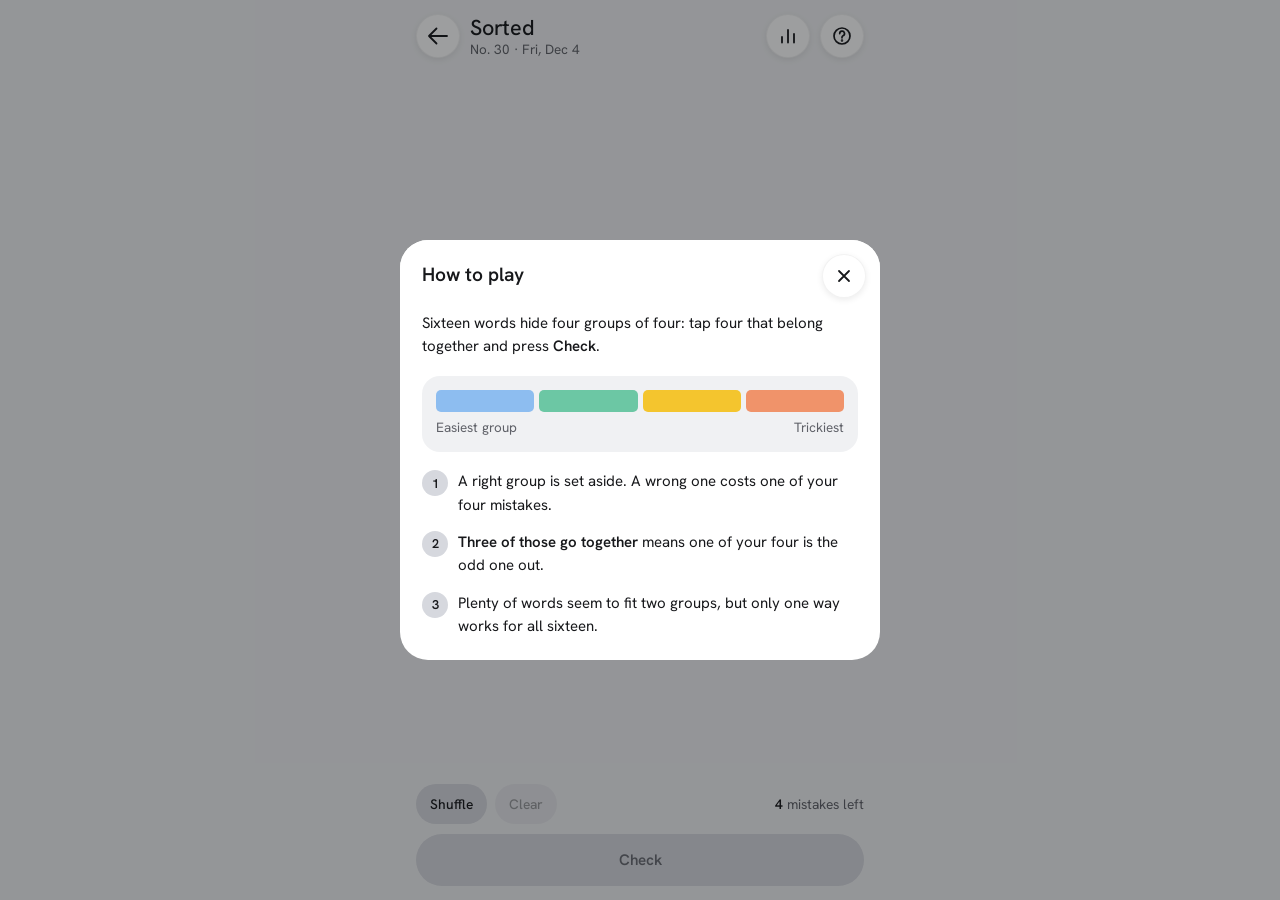
<file: web/sorted/index.html>
<!doctype html>
<html lang="en">
<head>
<meta charset="utf-8">
<meta name="viewport" content="width=device-width,initial-scale=1,viewport-fit=cover,interactive-widget=resizes-content">
<meta name="referrer" content="no-referrer">
<!-- ios:cut -->
<meta name="theme-color" content="#F0F1F3" media="(prefers-color-scheme: light)">
<meta name="theme-color" content="#171719" media="(prefers-color-scheme: dark)">
<link rel="manifest" href="../manifest.json">
<link rel="apple-touch-icon" sizes="180x180" href="../icons/apple-touch-icon.png">
<meta name="apple-mobile-web-app-capable" content="yes">
<meta name="mobile-web-app-capable" content="yes">
<meta name="apple-mobile-web-app-status-bar-style" content="default">
<meta name="apple-mobile-web-app-title" content="Dailies">
<meta name="description" content="Sorted: sixteen words, four hidden groups, a new puzzle every day.">
<!-- ios:end -->
<title>Sorted</title>
<!-- ios:cut -->
<link rel="icon" href="data:image/svg+xml,<svg xmlns=%22http://www.w3.org/2000/svg%22 viewBox=%220 0 32 32%22><rect x=%223%22 y=%223%22 width=%227.6%22 height=%227.6%22 rx=%221.9%22 fill=%22%232C53C4%22/><rect x=%2212.2%22 y=%223%22 width=%227.6%22 height=%227.6%22 rx=%221.9%22 fill=%22%232C53C4%22/><rect x=%2221.4%22 y=%223%22 width=%227.6%22 height=%227.6%22 rx=%221.9%22 fill=%22%232C53C4%22/><rect x=%223%22 y=%2212.2%22 width=%227.6%22 height=%227.6%22 rx=%221.9%22 fill=%22%232C53C4%22/><rect x=%2212.2%22 y=%2212.2%22 width=%227.6%22 height=%227.6%22 rx=%221.9%22 fill=%22%23F4C52E%22/><rect x=%2221.4%22 y=%2212.2%22 width=%227.6%22 height=%227.6%22 rx=%221.9%22 fill=%22%23A9B8E6%22/><rect x=%223%22 y=%2221.4%22 width=%227.6%22 height=%227.6%22 rx=%221.9%22 fill=%22%23A9B8E6%22/><rect x=%2212.2%22 y=%2221.4%22 width=%227.6%22 height=%227.6%22 rx=%221.9%22 fill=%22%23A9B8E6%22/><rect x=%2221.4%22 y=%2221.4%22 width=%227.6%22 height=%227.6%22 rx=%221.9%22 fill=%22%23A9B8E6%22/></svg>">
<!-- ios:end -->
<link rel="preload" href="../fonts/hanken-grotesk-latin.woff2" as="font" type="font/woff2" crossorigin>
<link rel="stylesheet" href="../shared.css?v=5">
<style>
/* A group's colour says how hard it was, cool to warm: blue, green, yellow,
   then orange. The yellow is the slug's. Ink reads on all four, in either theme. */
:root { --l0: #8DBDF0; --l1: #6CC7A4; --l2: #F4C52E; --l3: #F0936A; --on-set: #17181B; --pick: #5A5C63; --on-pick: #FFFFFF; }
@media (prefers-color-scheme: dark) { :root:not([data-theme="light"]) { --pick: #B4B5BB; --on-pick: #171719; } }
:root[data-theme="dark"] { --pick: #B4B5BB; --on-pick: #171719; }

/* No Practice, so no tabs: the date sits under the name, as in Cluey */
.top { display: grid; grid-template-columns: auto auto minmax(0, 1fr) auto; grid-template-rows: auto auto; align-items: center; gap: 0; }
a.brand { display: contents; }
a.brand > svg { grid-row: 1 / 3; margin-right: 10px; }
a.brand > .mark { grid-column: 3; grid-row: 1; align-self: end; line-height: 1.25; }
.meta { grid-column: 3; grid-row: 2; align-self: start; min-width: 0; padding: 0; font-size: .84rem; line-height: 1.3; color: var(--muted); white-space: nowrap; overflow: hidden; text-overflow: ellipsis; }
.top-right { grid-column: 4; grid-row: 1 / 3; margin-left: 8px; }
/* Small phones or large text (in em, so a bigger font size counts too) */
.top { container-type: inline-size; }
@container (max-width: 21.25em) { a.brand > svg:nth-child(2) { display: none; } }

/* Messages sit on top of the board, where the eyes already are */
.toast { left: 50%; right: auto; width: max-content; max-width: 100%; padding: 7px 16px; border-radius: 18px; background: var(--ink); color: var(--on-ink); font-size: .95rem; transform: translate(-50%, 6px); }
.toast.show { transform: translate(-50%, 0); }
.toast.warn { color: var(--on-ink); }

/* The board: sorted groups stack at the top, the words left stay in a grid */
.stage-wrap { position: relative; flex: 1; min-height: 0; display: flex; }
.stage { flex: 1; min-width: 0; display: grid; align-content: center; padding: 34px 0 12px; overflow: hidden auto; }
.board { --cell: 72px; --w: 80px; --gap: 7px; display: grid; grid-template-columns: repeat(4, minmax(0, 1fr)); grid-auto-rows: minmax(var(--cell), auto); gap: var(--gap); }
.word {
  display: grid; place-items: center; min-width: 0; padding: 0 3px;
  background: var(--surface); border: 0; border-radius: 16px;
  font-size: min(15px, calc((var(--w) - 8px) / (var(--len) * .7))); font-weight: 600; line-height: 1.15; text-align: center; text-transform: uppercase;
  touch-action: manipulation; user-select: none; -webkit-user-select: none;
  transition: background .12s, color .12s, transform .12s;
}
.word:active { transform: scale(.96); }
.word[aria-pressed="true"] { background: var(--pick); color: var(--on-pick); }
.word.bad { animation: shake .32s; }
/* A right guess: the four hop in turn, then become their group */
.word.hop { animation: hop .3s ease-out both; animation-delay: calc(var(--i) * 70ms); }
@keyframes hop { 45% { transform: translateY(-9px); } }
@keyframes shake { 20%, 60% { transform: translateX(-4px); } 40%, 80% { transform: translateX(4px); } }

.set {
  grid-column: 1 / -1; display: grid; place-content: center; gap: 2px; padding: 0 10px;
  border-radius: 16px; color: var(--on-set); text-align: center; text-transform: uppercase;
}
.set b { font-size: 1rem; font-weight: 600; line-height: 1.2; letter-spacing: .02em; }
.set span { font-size: .84rem; line-height: 1.25; }
.set.l0 { background: var(--l0); }
.set.l1 { background: var(--l1); }
.set.l2 { background: var(--l2); }
.set.l3 { background: var(--l3); }
.set.new { animation: settle .34s cubic-bezier(.2, 1.3, .4, 1) both; animation-delay: calc(var(--i) * 160ms); }
@keyframes settle { from { opacity: 0; transform: scale(.94); } }

/* Shuffle and Clear, the mistakes left, then Check under them */
.tools { display: grid; grid-template-columns: auto 1fr; align-items: center; gap: 8px; min-height: 44px; margin-bottom: 8px; }
.tools-left { display: flex; gap: 8px; }
.tool { display: inline-flex; align-items: center; height: 40px; padding: 0 14px; background: var(--key); border: 0; border-radius: 99px; font-size: .86rem; font-weight: 500; color: var(--ink); }
@media (hover: hover) { .tool:hover:not(:disabled) { background: var(--key-down); } }
.tool:disabled { opacity: .4; cursor: default; }
.count { font-size: .86rem; color: var(--muted); text-align: right; white-space: nowrap; }
.count b { font-weight: 600; color: var(--ink); }
.check { width: 100%; margin-bottom: 4px; }
.check:disabled { background: var(--key); border-color: transparent; color: var(--faint); cursor: default; }
/* Stats is in the top bar, so the result has the one button */
.result .actions { grid-template-columns: 1fr; }

.example { padding: 14px; background: var(--bg); border-radius: 18px; }
.scale { display: grid; gap: 6px; }
.scale-bars { display: grid; grid-template-columns: repeat(4, 1fr); gap: 5px; }
.scale-bars i { height: 22px; border-radius: 5px; }
.scale-bars i:nth-child(1) { background: var(--l0); }
.scale-bars i:nth-child(2) { background: var(--l1); }
.scale-bars i:nth-child(3) { background: var(--l2); }
.scale-bars i:nth-child(4) { background: var(--l3); }
.scale-ends { display: flex; justify-content: space-between; font-size: .84rem; color: var(--muted); }

@media (prefers-reduced-motion: reduce) {
  .word { transition: none; }
  .word.bad, .word.hop, .set.new { animation: none; }
}
</style>
</head>
<body>
<div class="app">
  <header>
    <div class="top">
      <a class="brand" href="../index.html" aria-label="All games">
        <svg width="24" height="24" viewBox="0 0 24 24" fill="none" stroke="currentColor" stroke-width="1.8" stroke-linecap="round" stroke-linejoin="round" aria-hidden="true"><path d="M21 12H3M10.5 4.5 3 12l7.5 7.5"/></svg>
        <svg width="30" height="30" viewBox="0 0 64 64" aria-hidden="true"><rect width="64" height="64" rx="14" fill="#C2407A"/><rect x="9" y="9" width="9.5" height="9.5" rx="2.2" fill="#FFCF33"/><rect x="20.5" y="9" width="9.5" height="9.5" rx="2.2" fill="#FFCF33"/><rect x="9" y="20.5" width="9.5" height="9.5" rx="2.2" fill="#FFCF33"/><rect x="20.5" y="20.5" width="9.5" height="9.5" rx="2.2" fill="#FFCF33"/><rect x="34" y="9" width="9.5" height="9.5" rx="2.2" fill="#FFFFFF"/><rect x="45.5" y="9" width="9.5" height="9.5" rx="2.2" fill="#FFFFFF"/><rect x="34" y="20.5" width="9.5" height="9.5" rx="2.2" fill="#FFFFFF"/><rect x="45.5" y="20.5" width="9.5" height="9.5" rx="2.2" fill="#FFFFFF"/><rect x="9" y="34" width="9.5" height="9.5" rx="2.2" fill="#8FE3B4"/><rect x="20.5" y="34" width="9.5" height="9.5" rx="2.2" fill="#8FE3B4"/><rect x="9" y="45.5" width="9.5" height="9.5" rx="2.2" fill="#8FE3B4"/><rect x="20.5" y="45.5" width="9.5" height="9.5" rx="2.2" fill="#8FE3B4"/><rect x="34" y="34" width="9.5" height="9.5" rx="2.2" fill="#BFD2F8"/><rect x="45.5" y="34" width="9.5" height="9.5" rx="2.2" fill="#BFD2F8"/><rect x="34" y="45.5" width="9.5" height="9.5" rx="2.2" fill="#BFD2F8"/><rect x="45.5" y="45.5" width="9.5" height="9.5" rx="2.2" fill="#BFD2F8"/></svg>
        <h1 class="mark">Sorted</h1>
      </a>
      <p class="meta" id="meta"></p>
      <div class="top-right">
        <button class="icon-btn" id="statsBtn" type="button" aria-label="Stats">
          <svg width="20" height="20" viewBox="0 0 20 20" fill="none" stroke="currentColor" stroke-width="1.8" stroke-linecap="round" aria-hidden="true"><path d="M4 16.5V11M10 16.5V4M16 16.5V8"/></svg>
        </button>
        <button class="icon-btn" id="helpBtn" type="button" aria-label="How to play">
          <svg width="20" height="20" viewBox="0 0 20 20" fill="none" stroke="currentColor" stroke-width="1.7" stroke-linecap="round" aria-hidden="true"><circle cx="10" cy="10" r="8"/><path d="M7.7 7.6a2.4 2.4 0 1 1 3.3 2.2c-.6.3-1 .8-1 1.5v.5"/><circle cx="10" cy="14.6" r=".4" fill="currentColor"/></svg>
        </button>
      </div>
    </div>
  </header>

  <main class="stage-wrap">
    <p class="toast" id="toast" role="status"></p>
    <div class="stage" id="stage">
      <div class="board" id="board" aria-label="The words"></div>
    </div>
  </main>

  <footer>
    <div id="play">
      <div class="tools">
        <div class="tools-left">
          <button class="tool" id="shuffleBtn" type="button">Shuffle</button>
          <button class="tool" id="clearBtn" type="button">Clear</button>
        </div>
        <p class="count" id="count"></p>
      </div>
      <button class="btn btn-primary check" id="checkBtn" type="button">Check</button>
    </div>
    <section class="result" id="result" aria-live="polite" hidden>
      <div class="result-head">
        <p class="result-title" id="resTitle"></p>
        <p class="result-tag" id="resTag"></p>
      </div>
      <div class="actions">
        <button class="btn btn-primary" id="resShare" type="button">Share</button>
      </div>
      <a class="next" id="resNext" hidden></a>
      <p class="result-foot" id="resFoot"></p>
    </section>
  </footer>
</div>

<dialog class="sheet" id="helpSheet" aria-labelledby="helpTitle">
  <div class="sheet-head">
    <h2 id="helpTitle" tabindex="-1" autofocus>How to play</h2>
    <button class="icon-btn" type="button" data-close aria-label="Close">
      <svg width="18" height="18" viewBox="0 0 18 18" fill="none" stroke="currentColor" stroke-width="1.8" stroke-linecap="round" aria-hidden="true"><path d="m4 4 10 10M14 4 4 14"/></svg>
    </button>
  </div>
  <div class="sheet-body">
    <p>Sixteen words hide four groups of four: tap four that belong together and press <b>Check</b>.</p>
    <div class="example scale" aria-hidden="true">
      <div class="scale-bars"><i></i><i></i><i></i><i></i></div>
      <div class="scale-ends"><span>Easiest group</span><span>Trickiest</span></div>
    </div>
    <div class="rules">
      <div class="rule"><span class="n">1</span><p>A right group is set aside. A wrong one costs one of your four mistakes.</p></div>
      <div class="rule"><span class="n">2</span><p><b>Three of those go together</b> means one of your four is the odd one out.</p></div>
      <div class="rule"><span class="n">3</span><p>Plenty of words seem to fit two groups, but only one way works for all sixteen.</p></div>
    </div>
  </div>
</dialog>

<dialog class="sheet" id="statsSheet" aria-labelledby="statsTitle">
  <div class="sheet-head">
    <h2 id="statsTitle" tabindex="-1" autofocus>Stats</h2>
    <button class="icon-btn" type="button" data-close aria-label="Close">
      <svg width="18" height="18" viewBox="0 0 18 18" fill="none" stroke="currentColor" stroke-width="1.8" stroke-linecap="round" aria-hidden="true"><path d="m4 4 10 10M14 4 4 14"/></svg>
    </button>
  </div>
  <div class="sheet-body" id="statsBody"></div>
</dialog>

<!-- ios:cut -->
<!-- Bump ?v= when these change, so browsers never pair this page with an old copy. -->
<!-- ios:end -->
<script src="puzzles.js?v=6"></script>
<script src="lib.js?v=4"></script>
<script src="../clock.js?v=4"></script>
<!-- ios:cut -->
<script src="../pwa.js"></script>
<!-- ios:end -->
<script src="../next.js?v=11"></script>
<script>
(() => {
  const L = window.SortedLib, D = window.SortedPuzzles;
  const puzzles = L.parse(D.text);
  const $ = id => document.getElementById(id);
  const locale = navigator.language || 'en';
  /* ios:cut */
  // Where the game lives on the web; shared results link here, short, as chat
  // apps make a link of it. The app and the old addresses send people to the new one.
  /* ios:end */
  const SITE = `${/* ios:cut */ /^appassets\.androidplatform\.net$|\.workers\.dev$/.test(location.hostname) ? /* ios:end */ 'dailies.teloone.au' /* ios:cut */ : location.host /* ios:end */}/sorted`;

  const store = {
    get(k) { try { return JSON.parse(localStorage.getItem('sorted.' + k)); } catch { return null; } },
    set(k, v) { try { localStorage.setItem('sorted.' + k, JSON.stringify(v)); } catch {} },
  };

  // ---- state ----
  // days: { [day]: { guesses: [[four words]...], order: [the words as laid out],
  // done, won } }.
  const saved = store.get('state') || {};
  const state = { days: saved.days && typeof saved.days === 'object' ? saved.days : {} };
  const save = () => { store.set('state', state); begun(); };

  let today = L.dayNumber(Clock.now(), D.epoch);
  let puzzle, play;            // today's puzzle and its progress
  let picked = [];             // the words selected for the next guess
  let fresh = [];              // groups to bring in with a flourish, once
  let busy = false;            // a right guess is still playing out
  const calm = matchMedia('(prefers-reduced-motion: reduce)');

  function load() {
    puzzle = L.daily(today, puzzles);
    play = state.days[today] || (state.days[today] = { guesses: [], order: L.deal(today, puzzle), done: false, won: false });
    picked = [];
  }

  // ---- toast ----
  let toastTimer = 0;
  function say(text, tone = '', ms = 2200) {
    clearTimeout(toastTimer);
    const t = $('toast');
    t.textContent = text;
    t.classList.toggle('warn', tone === 'warn');
    t.classList.toggle('show', !!text);
    if (text && ms) toastTimer = setTimeout(() => t.classList.remove('show'), ms);
  }

  // ---- drawing ----
  const el = (tag, cls, text) => { const e = document.createElement(tag); if (cls) e.className = cls; if (text != null) e.textContent = text; return e; };

  function drawSet(index, order) {
    const g = puzzle[index];
    const s = el('div', `set l${g.level}${fresh.includes(index) ? ' new' : ''}`);
    s.style.setProperty('--i', order);
    s.append(el('b', '', g.name), el('span', '', g.words.join(', ')));
    return s;
  }
  function drawWord(word) {
    const b = el('button', 'word', word);
    b.type = 'button';
    b.dataset.word = word;
    b.style.setProperty('--len', Math.max(...word.split(' ').map(part => part.length)));
    b.setAttribute('aria-pressed', String(picked.includes(word)));
    return b;
  }

  function renderBoard() {
    const { solved } = L.progress(play.guesses, puzzle);
    // A lost game shows the groups it missed, easiest first.
    const missed = play.done ? puzzle.map((g, i) => i).filter(i => !solved.includes(i)) : [];
    const sets = [...solved, ...missed];
    const left = play.done ? [] : play.order.filter(w => !solved.includes(L.groupOf(w, puzzle)));
    const start = fresh.length ? sets.indexOf(fresh[0]) : 0;
    $('board').replaceChildren(...sets.map((g, i) => drawSet(g, i - start)), ...left.map(drawWord));
    fresh = [];
    fitWords();
  }

  // Long words shrink until they fit, whatever the phone's text size.
  function fitWords() {
    for (const tile of $('board').querySelectorAll('.word')) {
      tile.style.fontSize = '';
      let size = parseFloat(getComputedStyle(tile).fontSize);
      while (tile.scrollWidth > tile.clientWidth && size > 8) tile.style.fontSize = `${size -= .5}px`;
    }
  }

  // Redraws, with every word that's still there sliding to its new place.
  function slide(draw) {
    const tiles = () => [...$('board').querySelectorAll('.word')];
    const before = new Map(tiles().map(t => [t.dataset.word, t.getBoundingClientRect()]));
    draw();
    if (calm.matches) return;
    for (const tile of tiles()) {
      const from = before.get(tile.dataset.word), to = tile.getBoundingClientRect();
      if (!from || (from.left === to.left && from.top === to.top)) continue;
      tile.animate([{ transform: `translate(${from.left - to.left}px, ${from.top - to.top}px)` }, { transform: 'none' }], { duration: 280, easing: 'cubic-bezier(.2, .8, .3, 1)' });
    }
  }

  function renderControls() {
    const { mistakes } = L.progress(play.guesses, puzzle);
    const left = L.MISTAKES - mistakes;
    $('count').replaceChildren(el('b', '', String(left)), left === 1 ? ' mistake left' : ' mistakes left');
    showPicked();
  }
  function showPicked() {
    $('checkBtn').disabled = picked.length !== L.SIZE;
    $('clearBtn').disabled = !picked.length;
  }

  // The tiles fill the room there is, up to a point.
  function fit() {
    const stage = $('stage'), board = $('board');
    const h = stage.clientHeight - 46, w = board.clientWidth;
    const cell = Math.max(56, Math.min(84, Math.floor((h - 21) / 4)));
    board.style.setProperty('--cell', cell + 'px');
    board.style.setProperty('--w', (w - 21) / 4 + 'px');
    const above = board.getBoundingClientRect().top - stage.parentElement.getBoundingClientRect().top;
    $('toast').style.top = Math.max(0, above - 42) + 'px';
    fitWords();
  }

  const dateOf = day => { const [y, m, d] = D.epoch.split('-').map(Number); return new Date(y, m - 1, d + day - 1); };
  const dayFormat = new Intl.DateTimeFormat(locale, { weekday: 'short', day: 'numeric', month: 'short' });

  const wonDays = () => Object.keys(state.days).filter(d => state.days[d].won).map(Number);

  function renderResult() {
    const { mistakes, solved } = L.progress(play.guesses, puzzle);
    $('resTitle').textContent = play.won ? 'All sorted' : `${solved.length} of ${puzzle.length} sorted`;
    const tag = $('resTag');
    tag.textContent = play.won ? L.mistakeText(mistakes) : 'Out of mistakes';
    tag.classList.toggle('good', play.won);
    tag.classList.toggle('bad', !play.won);
    showNext($('resNext'), 'sorted');
    tickNext();
  }

  function tickNext() {
    if (!play.done) return;
    const left = el('span');
    left.append(el('b', '', String(L.streak(wonDays(), today))), ' day streak');
    $('resFoot').replaceChildren(left, el('span', '', Clock.untilNext('puzzle', today, L.dayNumber(Clock.now(), D.epoch))));
  }

  function render() {
    $('meta').textContent = `No. ${today} · ${dayFormat.format(dateOf(today))}`;
    $('play').hidden = play.done;
    $('result').hidden = !play.done;
    renderBoard();
    renderControls();
    if (play.done) renderResult();
    fit();
  }

  // ---- stats ----
  function renderStats() {
    const days = Object.keys(state.days).map(Number).filter(d => state.days[d].done);
    const body = $('statsBody');
    if (!days.length) return body.replaceChildren(el('p', 'empty', 'Finish a puzzle to start your stats.'));
    const won = wonDays();
    const nums = el('div', 'numbers');
    for (const [v, label] of [
      [days.length, 'Played'],
      [Math.round(won.length / days.length * 100) + '%', 'Won'],
      [L.streak(won, today), 'Streak'],
      [L.bestStreak(won), 'Best streak'],
    ]) {
      const n = el('p', 'num');
      n.append(el('b', '', String(v)), el('span', '', label));
      nums.append(n);
    }
    // How each game went: by mistakes if it was won, or lost.
    const LABELS = ['None', '1', '2', '3', 'Lost'];
    const slot = d => (state.days[d].won ? L.progress(state.days[d].guesses, L.daily(d, puzzles)).mistakes : L.MISTAKES);
    const counts = Array(LABELS.length).fill(0);
    for (const d of days) counts[slot(d)]++;
    const max = Math.max(...counts, 1);
    const dist = el('div', 'dist');
    dist.append(el('p', 'dist-title', 'Mistakes'));
    counts.forEach((c, i) => {
      const row = el('div', 'bar-row');
      const bar = el('div', 'bar', String(c));
      bar.style.width = `${Math.max(8, c / max * 100)}%`;
      if (days.includes(today) && slot(today) === i) bar.classList.add('today');
      row.append(el('span', '', LABELS[i]), el('div'));
      row.lastChild.append(bar);
      dist.append(row);
    });
    body.replaceChildren(nums, dist);
  }

  // ---- sheets ----
  function openSheet(id) {
    if (id === 'statsSheet') renderStats();
    const d = $(id);
    if (!d.open) d.showModal();
    tellBack();
  }
  for (const d of document.querySelectorAll('dialog.sheet')) {
    d.addEventListener('click', e => { if (e.target === d || e.target.closest('[data-close]')) d.close(); });
    d.addEventListener('close', tellBack);
  }
  const openDialog = () => document.querySelector('dialog.sheet[open]');

  // ---- playing ----
  function toggle(word) {
    if (busy) return;
    if (picked.includes(word)) picked = picked.filter(w => w !== word);
    else if (picked.length < L.SIZE) picked.push(word);
    else return;
    haptic();
    const tile = $('board').querySelector(`[data-word="${CSS.escape(word)}"]`);
    tile.setAttribute('aria-pressed', String(picked.includes(word)));
    showPicked();
  }

  function shake() {
    for (const w of picked) {
      const tile = $('board').querySelector(`[data-word="${CSS.escape(w)}"]`);
      tile.classList.remove('bad');
      void tile.offsetWidth;
      tile.classList.add('bad');
    }
  }

  function check() {
    if (picked.length !== L.SIZE || play.done || busy) return;
    if (L.tried(picked, play.guesses)) { shake(); return say('You’ve already tried those', 'warn'); }
    const guess = [...picked];
    const { group, near } = L.check(guess, puzzle);
    play.guesses.push(guess);
    let now = L.progress(play.guesses, puzzle);
    if (group >= 0) {
      fresh = [group];
      // The last four can only go together, so they go in by themselves, as a
      // guess of their own like any other.
      const rest = play.order.filter(w => !now.solved.includes(L.groupOf(w, puzzle)));
      const last = !now.done && rest.length === L.SIZE;
      if (last) {
        play.guesses.push(rest);
        fresh.push(L.groupOf(rest[0], puzzle));
        now = L.progress(play.guesses, puzzle);
      }
      say('');
      // Read out, not shown: the group set aside says it on screen.
      $('toast').textContent = `Found: ${fresh.map(i => puzzle[i].name).join(', then ')}`;
      haptic('tick');
      if (now.done) finish(now);
      save();
      return settle(last ? [...guess, ...rest] : guess);
    }
    if (!now.done) {
      haptic('tick');
      shake();
      say(near ? 'Three of those go together' : '');
      // A plain miss only shakes: read it out.
      const left = L.MISTAKES - now.mistakes;
      if (!near) $('toast').textContent = `Not a group. ${left} ${left === 1 ? 'mistake' : 'mistakes'} left`;
      save();
      return renderControls();
    }
    finish(now);
    save();
    render();
  }

  // The four hop (eight, when the last group goes in too), then the group
  // takes their place and the rest close up.
  function settle(guess) {
    picked = [];
    if (calm.matches) return render();
    busy = true;
    guess.forEach((w, i) => {
      const tile = $('board').querySelector(`[data-word="${CSS.escape(w)}"]`);
      tile.style.setProperty('--i', i);
      tile.classList.add('hop');
    });
    showPicked();
    setTimeout(() => { busy = false; slide(render); }, 220 + guess.length * 70);
  }

  function finish({ won, solved }) {
    play.done = true;
    play.won = won;
    picked = [];
    // Losing brings in whatever was left, one after another.
    if (!won) { fresh = puzzle.map((g, i) => i).filter(i => !solved.includes(i)); say(''); }
    haptic('tick');
    report(true);
  }

  // Today's game begun: the home screen says Started until it's done.
  function begun() {
    const rec = state.days[today];
    /* ios:cut */
    // next.js may be an older copy, kept for offline, that hasn't got it.
    /* ios:end */
    if (/* ios:cut */ typeof markStarted === 'function' && /* ios:end */ rec && !rec.done && rec.guesses.length > 0 && L.dayNumber(Clock.now(), D.epoch) === today) markStarted('sorted');
  }

  // Today's result, for the hub's home screen.
  // finished: the game has just ended, rather than the page opening on it.
  function report(finished) {
    const day = L.dayNumber(Clock.now(), D.epoch);
    // Ended around midnight: its result stays up past it (Clock.keep).
    if (finished) Clock.keep(today, day);
    // Finished in the moments after midnight: that day's over, so the hub's new day stays open.
    if (day !== today) return;
    const rec = state.days[today];
    if (!rec || !rec.done) return;
    const { mistakes, solved } = L.progress(rec.guesses, puzzle);
    const text = rec.won ? L.mistakeText(mistakes) : `${solved.length} of ${puzzle.length} sorted`;
    // Its line in Share today; should that ever fail, the result still saves.
    let card;
    try { card = L.cardText(rec.guesses, puzzle); } catch {}
    try { localStorage.setItem('hub.sorted', JSON.stringify({ date: Clock.now().toDateString(), text, card, lost: !rec.won })); } catch {}
  }

  function share() {
    const text = `${L.shareText(today, play.guesses, puzzle)}\n${SITE}`;
    /* ios:cut */ if (app) return /* ios:end */ toApp({ type: 'share', title: 'Sorted', text });
    /* ios:cut */
    if (navigator.share) return navigator.share({ text }).catch(() => {});
    navigator.clipboard.writeText(text).then(() => say('Copied to share'), () => {});
    /* ios:end */
  }

  $('board').addEventListener('click', e => {
    const tile = e.target.closest('.word');
    if (tile) toggle(tile.dataset.word);
  });
  $('shuffleBtn').addEventListener('click', () => {
    if (busy) return;
    play.order = L.shuffled(play.order);
    save(); haptic(); slide(renderBoard);
  });
  $('clearBtn').addEventListener('click', () => {
    if (busy) return;
    picked = [];
    haptic(); renderBoard(); showPicked();
  });
  $('checkBtn').addEventListener('click', check);
  $('resShare').addEventListener('click', share);
  $('helpBtn').addEventListener('click', () => openSheet('helpSheet'));
  $('statsBtn').addEventListener('click', () => openSheet('statsSheet'));

  /* ios:cut */
  // Android Back: close a sheet. After that the app goes back to the hub.
  /* ios:end */
  window.ladderBack = () => {
    const d = openDialog();
    if (d) d.close();
    return !!d;
  };
  function tellBack() { toApp({ type: 'back', enabled: !!openDialog() }); }

  addEventListener('resize', fit);
  // A new day while the game sits open (or comes back from the background).
  function checkDay() {
    const now = L.dayNumber(Clock.now(), D.epoch);
    if (now !== today) {
      // A daily in hand at midnight is finished first and counts for its day;
      // finished after midnight, its result stays up while it's read or shared.
      if (Clock.hold(today, play.guesses.length > 0, play.done)) return tickNext();
      today = now;
      load();
      render();
    } else if (play.done) tickNext();
  }
  document.addEventListener('visibilitychange', () => { if (!document.hidden) checkDay(); });
  addEventListener('clock', checkDay);
  setInterval(() => { if (!document.hidden) checkDay(); }, 30000);

  /* ios:cut */
  // ---- Android app bridge (absent in a browser) ----
  /* ios:end */
  const app = window.ladderApp/* ios:cut */ || null/* ios:end */;
  function toApp(msg) {
    /* ios:cut */
    if (!app) return;
    /* ios:end */
    try { app.postMessage(JSON.stringify(msg)); } catch {}
  }
  function haptic(kind = 'tap') { toApp({ type: 'haptic', kind }); }

  // ---- boot ----
  // A save that can't be opened (damaged, or from a build long gone) would leave
  // the page blank every time: the game it was on is dropped, and it's tried once more.
  const open = () => { load(); report(); render(); };
  try { open(); } catch {
    delete state.days[today];
    store.set('state', state);
    open();
  }
  tellBack();
  if (document.fonts) document.fonts.ready.then(fitWords);
  // First visit: how to play, once.
  if (!store.get('seenHelp')) { store.set('seenHelp', true); openSheet('helpSheet'); }
})();
</script>
</body>
</html>
</file>
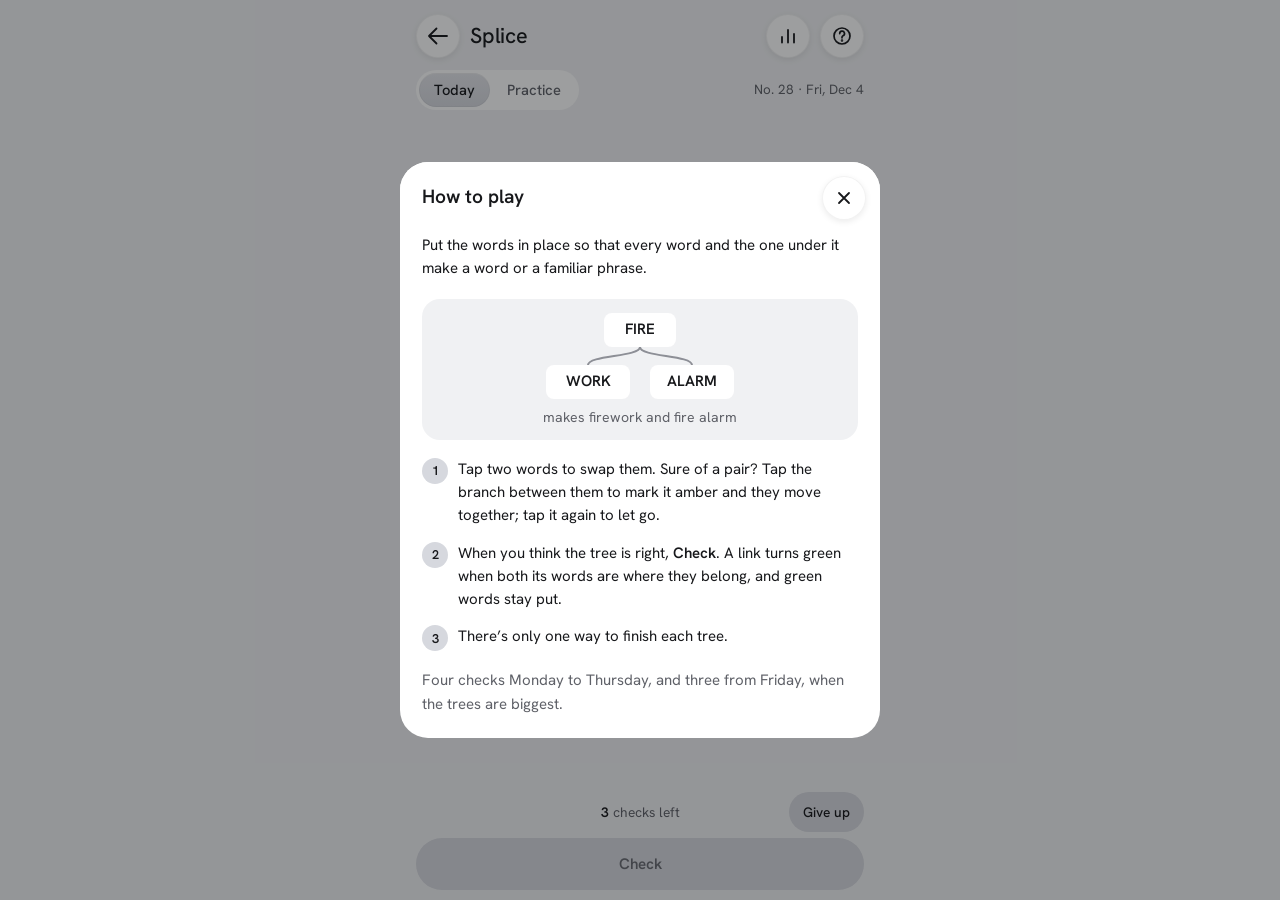
<file: web/splice/index.html>
<!doctype html>
<html lang="en">
<head>
<meta charset="utf-8">
<meta name="viewport" content="width=device-width,initial-scale=1,viewport-fit=cover,interactive-widget=resizes-content">
<meta name="referrer" content="no-referrer">
<!-- ios:cut -->
<meta name="theme-color" content="#F0F1F3" media="(prefers-color-scheme: light)">
<meta name="theme-color" content="#171719" media="(prefers-color-scheme: dark)">
<link rel="manifest" href="../manifest.json">
<link rel="apple-touch-icon" sizes="180x180" href="../icons/apple-touch-icon.png">
<meta name="apple-mobile-web-app-capable" content="yes">
<meta name="mobile-web-app-capable" content="yes">
<meta name="apple-mobile-web-app-status-bar-style" content="default">
<meta name="apple-mobile-web-app-title" content="Dailies">
<meta name="description" content="Splice: arrange the words so each one joins the word under it. A new tree every day.">
<!-- ios:end -->
<title>Splice</title>
<!-- ios:cut -->
<link rel="icon" href="data:image/svg+xml,<svg xmlns=%22http://www.w3.org/2000/svg%22 viewBox=%220 0 32 32%22><rect x=%223%22 y=%223%22 width=%227.6%22 height=%227.6%22 rx=%221.9%22 fill=%22%232C53C4%22/><rect x=%2212.2%22 y=%223%22 width=%227.6%22 height=%227.6%22 rx=%221.9%22 fill=%22%232C53C4%22/><rect x=%2221.4%22 y=%223%22 width=%227.6%22 height=%227.6%22 rx=%221.9%22 fill=%22%232C53C4%22/><rect x=%223%22 y=%2212.2%22 width=%227.6%22 height=%227.6%22 rx=%221.9%22 fill=%22%232C53C4%22/><rect x=%2212.2%22 y=%2212.2%22 width=%227.6%22 height=%227.6%22 rx=%221.9%22 fill=%22%23F4C52E%22/><rect x=%2221.4%22 y=%2212.2%22 width=%227.6%22 height=%227.6%22 rx=%221.9%22 fill=%22%23A9B8E6%22/><rect x=%223%22 y=%2221.4%22 width=%227.6%22 height=%227.6%22 rx=%221.9%22 fill=%22%23A9B8E6%22/><rect x=%2212.2%22 y=%2221.4%22 width=%227.6%22 height=%227.6%22 rx=%221.9%22 fill=%22%23A9B8E6%22/><rect x=%2221.4%22 y=%2221.4%22 width=%227.6%22 height=%227.6%22 rx=%221.9%22 fill=%22%23A9B8E6%22/></svg>">
<!-- ios:end -->
<link rel="preload" href="../fonts/hanken-grotesk-latin.woff2" as="font" type="font/woff2" crossorigin>
<link rel="stylesheet" href="../shared.css?v=5">
<style>
:root { --lock: #1D7548; --on-lock: #FFFFFF; --aim: #2C53C4; --tile-edge: #D6D8DC; --pair: #E39A14; }
@media (prefers-color-scheme: dark) { :root:not([data-theme="light"]) { --lock: #2E8A5C; --aim: #85A2FF; --tile-edge: #0B0C0E; --pair: #F2B33D; } }
:root[data-theme="dark"] { --lock: #2E8A5C; --aim: #85A2FF; --tile-edge: #0B0C0E; --pair: #F2B33D; }

/* The tree: words placed by row, joined by lines drawn behind them. It takes the
   height the screen has, so the links between rows have room. */
.stage-wrap { position: relative; flex: 1; min-height: 0; display: flex; }
.stage { flex: 1; min-width: 0; display: grid; place-items: center; padding: 10px 0 14px; overflow: hidden; }
/* Once it's over, a tree too tall for the room it's left (large phone text on a small phone) scrolls, from its top */
.stage.over { overflow-y: auto; align-items: safe center; }
.tree { position: relative; width: 100%; max-width: 440px; user-select: none; -webkit-user-select: none; }
.tree svg { position: absolute; inset: 0; width: 100%; height: 100%; overflow: visible; pointer-events: none; }
/* Branches: a soft cord, darker once a check finds it right, broken when wrong */
.link path { fill: none; stroke: var(--line-strong); stroke-width: 4; stroke-linecap: round; opacity: .55; transition: stroke .2s, opacity .2s; }
/* A pair the player is sure of: amber, and it moves as one */
.link.paired path { stroke: var(--pair); stroke-width: 6; opacity: 1; }
.link.ok path { stroke: var(--lock); stroke-width: 6; opacity: 1; }
.link.bad path { stroke: var(--neg); stroke-dasharray: 1 9; opacity: .8; }
.tree .link path.hit { stroke: transparent; stroke-width: 28; stroke-dasharray: none; opacity: 1; pointer-events: stroke; cursor: pointer; transition: none; }
.word {
  position: absolute; transform: translate(-50%, -50%);
  width: var(--w); height: 52px; padding: 0 6px;
  background: var(--surface); border: 0; border-radius: 26px;
  box-shadow: 0 0 0 1px var(--line), 0 3px 0 var(--tile-edge);
  font-size: var(--fs); font-weight: 600; letter-spacing: .03em; text-transform: uppercase; touch-action: manipulation;
  transition: background .15s, color .15s, box-shadow .15s, transform .15s;
}
.word:active:not(.locked) { transform: translate(-50%, -50%) scale(.96); }
/* Picked: lifted, with a ring in the accent colour */
.word[aria-pressed="true"] { transform: translate(-50%, calc(-50% - 4px)); box-shadow: 0 0 0 3px var(--aim), 0 7px 0 var(--tile-edge); }
/* The top word starts the tree: gold, and a touch wider */
.word.root { width: calc(var(--w) + 14px); background: #FFCF33; color: #17181B; box-shadow: 0 3px 0 #C99A12; }
.word.root[aria-pressed="true"] { box-shadow: 0 0 0 3px var(--aim), 0 7px 0 #C99A12; }
/* A new tree grows in, top row first */
.tree.enter .word { animation: rise .4s cubic-bezier(.2, .8, .2, 1) both; animation-delay: calc(var(--row) * 70ms); }
.tree.enter .link { animation: grow .5s ease-out both; animation-delay: calc(var(--row) * 70ms + 120ms); }
@keyframes rise { from { opacity: 0; transform: translate(-50%, calc(-50% + 10px)); } }
.word.locked { background: var(--lock); color: var(--on-lock); box-shadow: 0 3px 0 rgba(0, 0, 0, .18); cursor: default; }
.word.root.locked { background: var(--lock); color: var(--on-lock); }
.word.lit { animation: lit .45s ease-out both; animation-delay: calc(var(--row) * 90ms); }
.tree.shown .word:not(.locked) { background: var(--key); color: var(--ink); box-shadow: none; }
@keyframes lit { 40% { transform: translate(-50%, -50%) scale(1.08); } }
.tree.won .link { animation: grow .5s ease-out both; animation-delay: calc(var(--row) * 90ms); }

/* Messages sit just above the controls */
.toast { top: auto; bottom: 6px; left: 50%; right: auto; width: max-content; max-width: 100%; padding: 7px 16px; border-radius: 18px; background: var(--ink); color: var(--on-ink); font-size: .95rem; transform: translate(-50%, 6px); }
.toast.show { transform: translate(-50%, 0); }
.toast.warn { color: var(--on-ink); }

/* The checks left, and Give up */
.tools { display: grid; grid-template-columns: 1fr auto 1fr; align-items: center; gap: 8px; min-height: 44px; margin-bottom: 4px; }
.tools-right { display: flex; justify-content: flex-end; }
.tool { display: inline-flex; align-items: center; height: 40px; padding: 0 14px; background: var(--key); border: 0; border-radius: 99px; font-size: .86rem; font-weight: 500; color: var(--ink); }
@media (hover: hover) { .tool:hover { color: var(--ink); background: var(--key); } }
.tool.sure { color: var(--neg); }
.count { font-size: .86rem; color: var(--muted); text-align: center; white-space: nowrap; }
.count b { font-weight: 600; color: var(--ink); }
.check { width: 100%; }

/* After the game the tree is the result: the card under it only says how it went, on one line */
.result { gap: 12px; padding: 18px 20px; }
.result-title { font-size: 1.3rem; }

.example { display: grid; justify-items: center; padding: 14px 14px 12px; background: var(--bg); border-radius: 18px; }
.example b { display: grid; place-items: center; min-width: 72px; height: 34px; padding: 0 8px; background: var(--surface); border-radius: 8px; font-weight: 600; }
.example svg { display: block; color: var(--line-strong); }
.example .pair { display: grid; grid-template-columns: 84px 84px; gap: 20px; }
.example span { margin-top: 8px; font-size: .88rem; color: var(--muted); }

@keyframes grow { from { opacity: .2; } }
.check:disabled { background: var(--key); border-color: transparent; color: var(--faint); }

@media (prefers-reduced-motion: reduce) {
  .word, .link path { transition: none; }
  .word.lit, .tree.won .link { animation: none; }
}
</style>
</head>
<body>
<div class="app">
  <header>
    <div class="top">
      <a class="brand" href="../index.html" aria-label="All games">
        <svg width="24" height="24" viewBox="0 0 24 24" fill="none" stroke="currentColor" stroke-width="1.8" stroke-linecap="round" stroke-linejoin="round" aria-hidden="true"><path d="M21 12H3M10.5 4.5 3 12l7.5 7.5"/></svg>
        <svg width="30" height="30" viewBox="0 0 64 64" aria-hidden="true"><rect width="64" height="64" rx="14" fill="#C8682A"/><path d="M32,22C32,30 18,29 18,38M32,22C32,30 46,29 46,38" fill="none" stroke="#FFFFFF" stroke-width="3" stroke-linecap="round" opacity=".9"/><rect x="19" y="10" width="26" height="13" rx="6.5" fill="#FFCF33"/><text x="32" y="19.6" font-size="8.4" font-weight="600" font-family="Hanken Grotesk,Segoe UI,sans-serif" text-anchor="middle" fill="#17181B">SUN</text><rect x="5" y="38" width="26" height="13" rx="6.5" fill="#FFFFFF"/><text x="18" y="47.6" font-size="8.4" font-weight="600" font-family="Hanken Grotesk,Segoe UI,sans-serif" text-anchor="middle" fill="#17181B">SET</text><rect x="33" y="38" width="26" height="13" rx="6.5" fill="#FFFFFF"/><text x="46" y="47.6" font-size="8.4" font-weight="600" font-family="Hanken Grotesk,Segoe UI,sans-serif" text-anchor="middle" fill="#17181B">RISE</text></svg>
        <h1 class="mark">Splice</h1>
      </a>
      <div class="top-right">
        <button class="icon-btn" id="statsBtn" type="button" aria-label="Stats">
          <svg width="20" height="20" viewBox="0 0 20 20" fill="none" stroke="currentColor" stroke-width="1.8" stroke-linecap="round" aria-hidden="true"><path d="M4 16.5V11M10 16.5V4M16 16.5V8"/></svg>
        </button>
        <button class="icon-btn" id="helpBtn" type="button" aria-label="How to play">
          <svg width="20" height="20" viewBox="0 0 20 20" fill="none" stroke="currentColor" stroke-width="1.7" stroke-linecap="round" aria-hidden="true"><circle cx="10" cy="10" r="8"/><path d="M7.7 7.6a2.4 2.4 0 1 1 3.3 2.2c-.6.3-1 .8-1 1.5v.5"/><circle cx="10" cy="14.6" r=".4" fill="currentColor"/></svg>
        </button>
      </div>
    </div>
    <div class="modes">
      <div class="tabs" role="tablist" aria-label="Mode">
        <button class="tab" id="tabToday" role="tab" type="button">Today</button>
        <button class="tab" id="tabPractice" role="tab" type="button">Practice</button>
      </div>
      <p class="meta" id="meta"></p>
    </div>
  </header>

  <main class="stage-wrap">
    <p class="toast" id="toast" role="status"></p>
    <div class="stage"><div class="tree" id="tree" role="group" aria-label="The words"></div></div>
  </main>

  <footer>
    <div id="play">
      <div class="tools">
        <span></span>
        <p class="count" id="count"></p>
        <div class="tools-right"><button class="tool" id="giveUpBtn" type="button">Give up</button></div>
      </div>
      <button class="btn btn-primary check" id="checkBtn" type="button">Check</button>
    </div>
    <section class="result" id="result" aria-live="polite" hidden>
      <div class="result-head">
        <p class="result-title" id="resTitle"></p>
        <p class="result-tag" id="resTag"></p>
      </div>
      <div class="actions">
        <button class="btn btn-secondary" id="resSecond" type="button"></button>
        <button class="btn btn-primary" id="resFirst" type="button"></button>
      </div>
      <a class="next" id="resNext" hidden></a>
      <p class="result-foot" id="resFoot"></p>
    </section>
  </footer>
</div>

<dialog class="sheet" id="helpSheet" aria-labelledby="helpTitle">
  <div class="sheet-head">
    <h2 id="helpTitle" tabindex="-1" autofocus>How to play</h2>
    <button class="icon-btn" type="button" data-close aria-label="Close">
      <svg width="18" height="18" viewBox="0 0 18 18" fill="none" stroke="currentColor" stroke-width="1.8" stroke-linecap="round" aria-hidden="true"><path d="m4 4 10 10M14 4 4 14"/></svg>
    </button>
  </div>
  <div class="sheet-body">
    <p>Put the words in place so that every word and the one under it make a word or a familiar phrase.</p>
    <div class="example" aria-label="Fire over work and alarm makes firework and fire alarm">
      <b>FIRE</b>
      <svg width="188" height="18" viewBox="0 0 188 18" aria-hidden="true"><path d="M94 0C94 10 42 8 42 18M94 0C94 10 146 8 146 18" fill="none" stroke="currentColor" stroke-width="2" stroke-linecap="round"/></svg>
      <div class="pair"><b>WORK</b><b>ALARM</b></div>
      <span>makes firework and fire alarm</span>
    </div>
    <div class="rules">
      <div class="rule"><span class="n">1</span><p>Tap two words to swap them. Sure of a pair? Tap the branch between them to mark it amber and they move together; tap it again to let go.</p></div>
      <div class="rule"><span class="n">2</span><p>When you think the tree is right, <b>Check</b>. A link turns green when both its words are where they belong, and green words stay put.</p></div>
      <div class="rule"><span class="n">3</span><p>There’s only one way to finish each tree.</p></div>
    </div>
    <p class="muted">Four checks Monday to Thursday, and three from Friday, when the trees are biggest.</p>
  </div>
</dialog>

<dialog class="sheet" id="statsSheet" aria-labelledby="statsTitle">
  <div class="sheet-head">
    <h2 id="statsTitle" tabindex="-1" autofocus>Stats</h2>
    <button class="icon-btn" type="button" data-close aria-label="Close">
      <svg width="18" height="18" viewBox="0 0 18 18" fill="none" stroke="currentColor" stroke-width="1.8" stroke-linecap="round" aria-hidden="true"><path d="m4 4 10 10M14 4 4 14"/></svg>
    </button>
  </div>
  <div class="sheet-body" id="statsBody"></div>
</dialog>

<!-- ios:cut -->
<!-- Bump ?v= when these change, so browsers never pair this page with an old copy. -->
<!-- ios:end -->
<script src="days.js?v=2"></script>
<script src="lib.js?v=4"></script>
<script src="../clock.js?v=4"></script>
<!-- ios:cut -->
<script src="../pwa.js"></script>
<!-- ios:end -->
<script src="../next.js?v=11"></script>
<script>
(() => {
  const L = window.SpliceLib, D = window.SpliceDays;
  const $ = id => document.getElementById(id);
  const locale = navigator.language || 'en';
  /* ios:cut */
  // Where the game lives on the web; shared results link here, short, as chat
  // apps make a link of it. The app and the old addresses send people to the new one.
  /* ios:end */
  const SITE = `${/* ios:cut */ /^appassets\.androidplatform\.net$|\.workers\.dev$/.test(location.hostname) ? /* ios:end */ 'dailies.teloone.au' /* ios:cut */ : location.host /* ios:end */}/splice`;

  const store = {
    get(k) { try { return JSON.parse(localStorage.getItem('splice.' + k)); } catch { return null; } },
    set(k, v) { try { localStorage.setItem('splice.' + k, JSON.stringify(v)); } catch {} },
  };

  // ---- state ----
  // days: { [day]: { board: [word...], swaps, checks: [{ verdict, saw }], done, won, gaveUp } };
  // practice: the same plus the day it was dealt from; mode: what's on screen.
  const DEALT = 1;
  const saved = store.get('state') || {};
  const practice = saved.dealt === DEALT && saved.practice || null;
  const state = {
    dealt: DEALT,
    days: saved.days && typeof saved.days === 'object' ? saved.days : {},
    practice,
    mode: saved.mode === 'practice' && practice ? 'practice' : 'daily',
  };
  const save = () => { store.set('state', state); begun(); };

  let today = L.dayNumber(Clock.now(), D.epoch);
  let puzzle, play;            // the puzzle on screen and its progress
  let pick = null;             // the node of the first word of a swap
  let moved = [];              // [node, where its word was] for a swap that just happened
  let cheer = false;           // light the tree up once, as it's solved
  let entering = true;         // grow the tree in when a puzzle first shows

  const fresh = p => ({ board: [...p.start], swaps: 0, checks: [], marks: [], done: false, won: false });
  function load() {
    if (state.mode === 'practice') {
      play = state.practice;
      puzzle = L.daily(play.day, D);
    } else {
      puzzle = L.daily(today, D);
      play = state.days[today] || (state.days[today] = fresh(puzzle));
    }
    // A game saved against an older list of trees can't carry over: start it again.
    const same = (x, y) => x.length === y.length && [...x].sort().join() === [...y].sort().join();
    if (!same(play.board, puzzle.answer)) Object.assign(play, fresh(puzzle));
    pick = null;
    entering = true;
  }
  const links = () => L.linksOf(puzzle.parent);

  // Locked: a node in a link the last check found right, while it still is.
  function locked() {
    const set = new Set();
    const last = play.checks[play.checks.length - 1];
    if (!last) return set;
    links().forEach(([p, k], i) => { if (last.verdict[i]) { set.add(p); set.add(k); } });
    return set;
  }
  // A link's mark from the last check, while both of its words are where the check saw them.
  function markOf(i, board) {
    const last = play.checks[play.checks.length - 1];
    if (!last) return '';
    const [p, k] = links()[i];
    if (board[p] !== last.saw[p] || board[k] !== last.saw[k]) return '';
    return last.verdict[i] ? 'ok' : 'bad';
  }

  // ---- toast ----
  let toastTimer = 0;
  function say(text, ms = 2200) {
    clearTimeout(toastTimer);
    const t = $('toast');
    t.textContent = text;
    t.classList.toggle('show', !!text);
    if (text && ms) toastTimer = setTimeout(() => t.classList.remove('show'), ms);
  }

  // ---- drawing ----
  const el = (tag, cls, text) => { const e = document.createElement(tag); if (cls) e.className = cls; if (text != null) e.textContent = text; return e; };
  const NS = 'http://www.w3.org/2000/svg';

  // Where each node sits, as fractions of the tree's box. Every row is spread
  // evenly across the width, so the tree stands centred like a pyramid; the
  // shapes keep each row's words in the order of the words above them, so
  // branches never cross.
  function positions() {
    const { parent, rows } = puzzle;
    const x = Array(parent.length).fill(0), y = Array(parent.length).fill(0);
    rows.forEach((row, r) => row.forEach((k, i) => { x[k] = (i + .5) / row.length; y[k] = (r + .5) / rows.length; }));
    return { x, y };
  }

  function renderTree() {
    const box = $('tree');
    const shown = play.done && !play.won;
    const board = shown ? puzzle.answer : play.board;
    const { x, y } = positions();
    const rows = puzzle.rows.length;
    const widest = Math.max(...puzzle.rows.map(r => r.length));
    const longest = Math.max(...board.map(w => w.length));
    // As tall as the screen allows, within reason, so the links have room to read.
    const room = box.parentElement.clientHeight - 24;
    // Once it's over nothing is tapped, so on a short screen the rows may sit closer and the whole tree still shows.
    box.style.height = `${Math.round(Math.min(rows * 118, Math.max(rows * (play.done ? 58 : 70), room)))}px`;
    box.style.setProperty('--w', `min(${Math.floor(94 / widest)}%, 108px)`);
    box.style.setProperty('--fs', longest > 6 ? '.9rem' : longest > 5 ? '.98rem' : '1.06rem');
    box.parentElement.classList.toggle('over', !!play.done);
    box.classList.toggle('shown', shown);
    box.classList.toggle('won', !!play.won);
    box.classList.toggle('enter', entering);
    entering = false;
    const lock = play.won ? new Set(board.map((_, k) => k)) : locked();
    // Each link is a branch from the bottom of the upper word to the top of the
    // lower one. A check turns it green when it's right and breaks it when it's not.
    const W = box.clientWidth, H = parseFloat(box.style.height), half = 26;
    const svg = document.createElementNS(NS, 'svg');
    svg.setAttribute('aria-hidden', 'true');
    svg.setAttribute('viewBox', `0 0 ${W} ${H}`);
    const node = (tag, attrs) => { const e = document.createElementNS(NS, tag); for (const [a, v] of Object.entries(attrs)) e.setAttribute(a, v); return e; };
    links().forEach(([p, k], i) => {
      const x1 = x[p] * W, y1 = y[p] * H + half - 2, x2 = x[k] * W, y2 = y[k] * H - half + 2, my = (y1 + y2) / 2;
      const m = play.won ? 'ok' : shown ? '' : markOf(i, board);
      // A pair the player marked shows amber, until a check settles it.
      const paired = !m && !play.done && (play.marks || []).includes(L.pairOf(board[p], board[k]));
      const g = node('g', { class: `link${m ? ' ' + m : paired ? ' paired' : ''}` });
      g.style.setProperty('--row', puzzle.rows.findIndex(r => r.includes(k)));
      const d = `M${x1},${y1} C${x1},${my} ${x2},${my} ${x2},${y2}`;
      g.append(node('path', { d }));
      // A wide, invisible stroke to tap: marks or unmarks the pair.
      if (!play.done && m !== 'ok') g.append(node('path', { d, class: 'hit', 'data-link': i }));
      svg.append(g);
    });
    const words = board.map((w, k) => {
      const b = el('button', 'word', w);
      b.type = 'button';
      b.dataset.node = k;
      if (k === 0) b.classList.add('root');
      b.style.left = `${x[k] * 100}%`;
      b.style.top = `${y[k] * 100}%`;
      if (lock.has(k)) { b.classList.add('locked'); b.setAttribute('aria-label', `${w}, locked`); }
      b.setAttribute('aria-pressed', String(k === pick));
      b.style.setProperty('--row', puzzle.rows.findIndex(r => r.includes(k)));
      if (play.won && cheer) b.classList.add('lit');
      return b;
    });
    box.replaceChildren(svg, ...words);
    // With large phone text a long word can outgrow its pill: shrink just that word to fit.
    // Relative to --fs, so the phone's text size isn't applied twice.
    for (const b of words) {
      // Both measured on screen, so an animation's scale cancels out
      const range = document.createRange();
      range.selectNodeContents(b);
      const shown = b.getBoundingClientRect().width;
      const room = shown * (b.clientWidth - 12) / b.clientWidth, need = range.getBoundingClientRect().width;
      if (room > 0 && need > room) b.style.fontSize = `calc(var(--fs) * ${(room / need).toFixed(3)})`;
    }
    cheer = false;
    // The two swapped words glide from where they were.
    if (moved.length && !matchMedia('(prefers-reduced-motion: reduce)').matches) {
      for (const [k, from] of moved) {
        const b = box.querySelector(`.word[data-node="${k}"]`), to = b.getBoundingClientRect();
        const dx = from.left - to.left, dy = from.top - to.top;
        b.animate([{ transform: `translate(calc(-50% + ${dx}px), calc(-50% + ${dy}px))` }, { transform: 'translate(-50%, -50%)' }], { duration: 240, easing: 'cubic-bezier(.2, .8, .2, 1)' });
      }
    }
    moved = [];
  }

  function renderBar() {
    const used = play.checks.length;
    const left = puzzle.checks - used;
    $('count').replaceChildren(el('b', '', String(left)), left === 1 ? ' check left' : ' checks left');
    // Checking the same board twice would only waste a check, and so would
    // checking the start, which never has a link right (scramble() in lib.js).
    const last = play.checks[play.checks.length - 1];
    const shows = board => board.every((w, k) => w === play.board[k]);
    $('checkBtn').disabled = shows(puzzle.start) || (!!last && shows(last.saw));
  }

  const dateOf = day => { const [y, m, d] = D.epoch.split('-').map(Number); return new Date(y, m - 1, d + day - 1); };
  const dayFormat = new Intl.DateTimeFormat(locale, { weekday: 'short', day: 'numeric', month: 'short' });

  function renderHeader() {
    const daily = state.mode === 'daily';
    $('tabToday').setAttribute('aria-selected', String(daily));
    $('tabPractice').setAttribute('aria-selected', String(!daily));
    const meta = $('meta');
    if (daily) return meta.replaceChildren(`No. ${today} · ${dayFormat.format(dateOf(today))}`);
    const b = el('button', 'meta-btn', 'New puzzle');
    b.type = 'button';
    b.addEventListener('click', startPractice);
    meta.replaceChildren(b);
  }

  const wonDays = () => Object.keys(state.days).filter(d => state.days[d].won).map(Number);
  const checksWord = n => `${n} ${n === 1 ? 'check' : 'checks'}`;

  function renderResult() {
    const n = play.checks.length, daily = state.mode === 'daily';
    $('resTitle').textContent = play.won ? `Solved with ${checksWord(n)}` : 'The answer';
    const tag = $('resTag');
    tag.textContent = play.won ? (n === 1 ? 'First check' : `${puzzle.checks - n} to spare`) : play.gaveUp ? 'Gave up' : 'Out of checks';
    tag.classList.toggle('good', !!play.won);
    tag.classList.toggle('bad', !play.won);
    $('resFirst').textContent = daily ? 'Share' : 'New puzzle';
    $('resSecond').textContent = daily ? 'Practice' : 'Share';
    showNext($('resNext'), 'splice', daily);
    tickNext();
  }

  function tickNext() {
    const foot = $('resFoot');
    if (!play.done) return;
    const rec = state.days[today];
    if (!rec || !rec.done) return foot.replaceChildren(el('span', '', 'Today’s puzzle is still to do'));
    const left = el('span');
    left.append(el('b', '', String(L.streak(wonDays(), today))), ' day streak');
    foot.replaceChildren(left, el('span', '', Clock.untilNext('puzzle', today, L.dayNumber(Clock.now(), D.epoch))));
  }

  function render() {
    renderHeader();
    renderBar();
    resetGiveUp();
    $('play').hidden = play.done;
    $('result').hidden = !play.done;
    if (play.done) renderResult();
    // Last, so the tree sizes itself to the room the footer leaves it.
    renderTree();
    tellBack();
  }

  // ---- stats ----
  function renderStats() {
    const days = Object.keys(state.days).map(Number).filter(d => state.days[d].done);
    const body = $('statsBody');
    if (!days.length) return body.replaceChildren(el('p', 'empty', 'Finish a daily puzzle to start your stats.'));
    const won = wonDays();
    const nums = el('div', 'numbers');
    for (const [v, label] of [
      [days.length, 'Played'],
      [Math.round(won.length / days.length * 100) + '%', 'Solved'],
      [L.streak(won, today), 'Streak'],
      [L.bestStreak(won), 'Best streak'],
    ]) {
      const n = el('p', 'num');
      n.append(el('b', '', String(v)), el('span', '', label));
      nums.append(n);
    }
    // Checks it took, or missed.
    const LABELS = ['1', '2', '3', '4', 'Missed'];
    const slot = d => (state.days[d].won ? state.days[d].checks.length - 1 : 4);
    const counts = Array(LABELS.length).fill(0);
    for (const d of days) counts[slot(d)]++;
    const max = Math.max(...counts, 1);
    const dist = el('div', 'dist');
    dist.append(el('p', 'dist-title', 'Checks it took'));
    counts.forEach((c, i) => {
      const row = el('div', 'bar-row');
      const bar = el('div', 'bar', String(c));
      bar.style.width = `${Math.max(8, c / max * 100)}%`;
      if (days.includes(today) && slot(today) === i) bar.classList.add('today');
      row.append(el('span', '', LABELS[i]), el('div'));
      row.lastChild.append(bar);
      dist.append(row);
    });
    body.replaceChildren(nums, dist);
  }

  // ---- sheets ----
  function openSheet(id) {
    if (id === 'statsSheet') renderStats();
    const d = $(id);
    if (!d.open) d.showModal();
    tellBack();
  }
  for (const d of document.querySelectorAll('dialog.sheet')) {
    d.addEventListener('click', e => { if (e.target === d || e.target.closest('[data-close]')) d.close(); });
    d.addEventListener('close', tellBack);
  }
  const openDialog = () => document.querySelector('dialog.sheet[open]');

  // ---- playing ----
  function tapWord(k) {
    if (play.done || locked().has(k)) return;
    haptic();
    if (pick === null || pick === k) { pick = pick === k ? null : k; return renderTree(); }
    // Marked pairs go along with their words.
    const done = L.swap(puzzle.parent, play.board, play.marks || [], pick, k, locked());
    if (done.refused) { haptic('tick'); pick = null; say(done.refused); return renderTree(); }
    const at = n => $('tree').querySelector(`.word[data-node="${n}"]`).getBoundingClientRect();
    // Where each word was, so it can glide to where it's going.
    const was = new Map(play.board.map((w, n) => [w, at(n)]));
    moved = done.board.map((w, n) => [n, was.get(w)]).filter(([n, r]) => play.board[n] !== done.board[n]);
    play.board = done.board;
    play.swaps++;
    pick = null;
    say('');
    save();
    renderTree();
    renderBar();
  }

  // Tapping a branch marks the pair of words on it, or clears the mark.
  function tapLink(i) {
    if (play.done) return;
    const [p, k] = links()[i];
    const pair = L.pairOf(play.board[p], play.board[k]);
    if (locked().has(p) && locked().has(k)) return;
    haptic();
    play.marks = play.marks || [];
    const at = play.marks.indexOf(pair);
    if (at >= 0) play.marks.splice(at, 1); else play.marks.push(pair);
    pick = null;
    save();
    renderTree();
  }

  function check() {
    if (play.done) return;
    haptic('tick');
    const verdict = L.check(puzzle.parent, play.board, puzzle.answer);
    play.checks.push({ verdict, saw: [...play.board] });
    pick = null;
    if (verdict.every(Boolean)) { cheer = true; finish(true); }
    else if (play.checks.length >= puzzle.checks) finish(false);
    else {
      const wrong = verdict.filter(ok => !ok).length;
      say(`${wrong} ${wrong === 1 ? 'link' : 'links'} still wrong`);
    }
    save();
    render();
  }

  function finish(won) {
    play.done = true;
    play.won = won;
    pick = null;
    report(true);
  }

  // Giving up takes two taps, and shows the answer.
  let sureTimer = 0;
  function resetGiveUp() {
    clearTimeout(sureTimer);
    $('giveUpBtn').textContent = 'Give up';
    $('giveUpBtn').classList.remove('sure');
  }
  function giveUp() {
    if (!$('giveUpBtn').classList.contains('sure')) {
      $('giveUpBtn').textContent = 'Sure?';
      $('giveUpBtn').classList.add('sure');
      sureTimer = setTimeout(resetGiveUp, 3000);
      return;
    }
    play.gaveUp = true;
    say('');
    finish(false);
    save(); render();
  }

  // Today's game begun: the home screen says Started until it's done.
  function begun() {
    const rec = state.days[today];
    /* ios:cut */
    // next.js may be an older copy, kept for offline, that hasn't got it.
    /* ios:end */
    if (/* ios:cut */ typeof markStarted === 'function' && /* ios:end */ rec && !rec.done && (rec.swaps > 0 || rec.checks.length > 0) && L.dayNumber(Clock.now(), D.epoch) === today) markStarted('splice');
  }

  // Today's result, for the hub's home screen.
  // finished: the game has just ended, rather than the page opening on it.
  function report(finished) {
    const day = L.dayNumber(Clock.now(), D.epoch);
    // Ended around midnight: its result stays up past it (Clock.keep).
    if (finished && state.mode === 'daily') Clock.keep(today, day);
    // Finished in the moments after midnight: that day's over, so the hub's new day stays open.
    if (day !== today) return;
    const rec = state.days[today];
    if (!rec || !rec.done) return;
    const text = rec.won ? `Solved with ${checksWord(rec.checks.length)}` : rec.gaveUp ? 'Gave up' : 'Out of checks';
    // Its line in Share today; should that ever fail, the result still saves.
    let card;
    try { card = L.cardText(rec.checks.map(c => c.verdict), !!rec.won); } catch {}
    try { localStorage.setItem('hub.splice', JSON.stringify({ date: Clock.now().toDateString(), text, card, lost: !rec.won })); } catch {}
  }

  // The blank square in a share follows the phone's theme, as the big word games do.
  const blank = () => (matchMedia('(prefers-color-scheme: dark)').matches ? '⬛' : '⬜');
  function share() {
    const text = `${L.shareText(state.mode === 'daily' ? today : 0, play.checks.map(c => c.verdict), !!play.won, blank())}\n${SITE}`;
    /* ios:cut */ if (app) return /* ios:end */ toApp({ type: 'share', title: 'Splice', text });
    /* ios:cut */
    if (navigator.share) return navigator.share({ text }).catch(() => {});
    navigator.clipboard.writeText(text).then(() => say('Copied to share'), () => {});
    /* ios:end */
  }

  function startPractice() {
    // Any puzzle but one that's a daily within the next year, so practice spoils nothing.
    const n = D.days.length, soon = d => (((d - today) % n) + n) % n <= 365;
    let day;
    do day = 1 + Math.floor(Math.random() * n); while (n > 400 && soon(day));
    state.practice = { day, ...fresh(L.daily(day, D)) };
    state.mode = 'practice';
    save(); load(); say(''); render();
  }
  function setMode(mode) {
    if (state.mode === mode) return;
    if (mode === 'practice' && (!state.practice || state.practice.done)) return startPractice();
    state.mode = mode;
    save(); load(); say(''); render();
  }

  // ---- controls ----
  $('tree').addEventListener('click', e => {
    const w = e.target.closest('.word');
    if (w) return tapWord(Number(w.dataset.node));
    const hit = e.target.closest('.hit');
    if (hit) tapLink(Number(hit.dataset.link));
  });
  $('checkBtn').addEventListener('click', check);
  $('giveUpBtn').addEventListener('click', giveUp);
  $('resFirst').addEventListener('click', () => state.mode === 'daily' ? share() : startPractice());
  $('resSecond').addEventListener('click', () => state.mode === 'daily' ? setMode('practice') : share());
  $('tabToday').addEventListener('click', () => setMode('daily'));
  $('tabPractice').addEventListener('click', () => setMode('practice'));
  $('helpBtn').addEventListener('click', () => openSheet('helpSheet'));
  $('statsBtn').addEventListener('click', () => openSheet('statsSheet'));

  /* ios:cut */
  // Android Back: close a sheet, then leave practice. After that the app
  // goes back to the hub.
  /* ios:end */
  window.ladderBack = () => {
    const d = openDialog();
    if (d) { d.close(); return true; }
    if (state.mode !== 'practice') return false;
    setMode('daily');
    return true;
  };
  function tellBack() { toApp({ type: 'back', enabled: !!openDialog() || state.mode === 'practice' }); }

  // A new day while the game sits open (or comes back from the background).
  function checkDay() {
    const day = L.dayNumber(Clock.now(), D.epoch);
    if (day !== today) {
      // A daily in hand at midnight is finished first and counts for its day;
      // finished after midnight, its result stays up while it's read or shared.
      if (state.mode === 'daily' && Clock.hold(today, play.swaps > 0 || play.checks.length > 0, play.done)) return tickNext();
      today = day;
      if (state.mode === 'daily') load();
      say('');
      render();
    } else if (play.done) tickNext();
  }
  document.addEventListener('visibilitychange', () => { if (!document.hidden) checkDay(); });
  // The tree sizes itself to the screen: again when the screen changes.
  let resizeTimer = 0;
  addEventListener('resize', () => { clearTimeout(resizeTimer); resizeTimer = setTimeout(renderTree, 120); });
  addEventListener('clock', checkDay);
  setInterval(() => { if (!document.hidden) checkDay(); }, 30000);

  /* ios:cut */
  // ---- Android app bridge (absent in a browser) ----
  /* ios:end */
  const app = window.ladderApp/* ios:cut */ || null/* ios:end */;
  function toApp(msg) {
    /* ios:cut */
    if (!app) return;
    /* ios:end */
    try { app.postMessage(JSON.stringify(msg)); } catch {}
  }
  function haptic(kind = 'tap') { toApp({ type: 'haptic', kind }); }

  // ---- boot ----
  // Back on a new day: open on today's puzzle, not yesterday's practice.
  if (store.get('lastDay') !== today) { store.set('lastDay', today); state.mode = 'daily'; }
  // A save that can't be opened (damaged, or from a build long gone) would leave
  // the page blank every time: the game it was on is dropped, and it's tried once more.
  const open = () => { report(); load(); render(); };
  try { open(); } catch {
    if (state.mode === 'practice') { state.practice = null; state.mode = 'daily'; } else delete state.days[today];
    store.set('state', state);
    open();
  }
  // First visit: how to play, once.
  if (!store.get('seenHelp')) { store.set('seenHelp', true); openSheet('helpSheet'); }
})();
</script>
</body>
</html>
</file>
<file: web/shared.css>
/* What every page in the hub shares. Hanken Grotesk ships with them (fonts/, SIL OFL) so they look the same offline. */
@font-face {
  font-family: "Hanken Grotesk";
  src: url("fonts/hanken-grotesk-latin.woff2") format("woff2");
  font-weight: 400 600;
  font-display: swap;
  unicode-range: U+0000-00FF, U+0131, U+0152-0153, U+02BB-02BC, U+02C6, U+02DA, U+02DC, U+0304, U+0308, U+0329, U+2000-206F, U+20AC, U+2122, U+2191, U+2193, U+2212, U+2215, U+FEFF, U+FFFD;
}

/* Plain greys, and one colour: a near-black page (pale grey by day), one lighter
   grey for everything that sits on it, blue for the one thing being pointed out
   and green for what's already right. Keys are lit a little from above, with a
   thin rim; the round buttons in a header are flat discs, quieter than keys. */
:root {
  --bg: #F0F1F3;
  --surface: #FFFFFF;
  --ink: #17181B;
  --muted: #5F6168;
  --faint: #696B72;
  --line: #E1E2E6;
  --line-strong: #8D8F96;
  --bar: #5F6168;
  --card-key: #D6D8DE;
  --card-key-down: #C6C8CF;
  --accent: #2C53C4;
  --accent-soft: rgba(44, 83, 196, .09);
  --pos: #1D7548;
  --pos-soft: rgba(29, 117, 72, .12);
  --neg: #B0392D;
  --on-ink: #FFFFFF;
  --key: #D6D8DE;
  --key-hi: #E4E5EA;
  --key-down: #C6C8CF;
  --pop: #FFFFFF;
  --pop-line: rgba(0, 0, 0, .06);
  --disc: #FFFFFF;
  --disc-edge: inset 0 0 0 1px rgba(0, 0, 0, .05), 0 2px 6px rgba(0, 0, 0, .08);
  --op-hi: #D3D5DB;
  --op-lo: #C4C6CD;
  --rim: inset 0 0 0 1px rgba(0, 0, 0, .04), inset 0 1px 0 rgba(255, 255, 255, .6);
  --lift: 0 1px 3px rgba(0, 0, 0, .12);
  --backdrop: rgba(12, 13, 16, .4);
  --font: "Hanken Grotesk", "Segoe UI", Roboto, system-ui, -apple-system, sans-serif;
  color-scheme: light;
}
@media (prefers-color-scheme: dark) {
  :root:not([data-theme="light"]) {
    --bg: #171719;
    --surface: #2F2F2F;
    --ink: #EAEAEA;
    --muted: #A0A0A3;
    --faint: #949497;
    --line: #434345;
    --line-strong: #6E6E72;
    --bar: #6E6E72;
    --card-key: #46474A;
    --card-key-down: #58595C;
    --accent: #85A2FF;
    --accent-soft: rgba(133, 162, 255, .12);
    --pos: #5FC890;
    --pos-soft: rgba(95, 200, 144, .14);
    --neg: #F08476;
    --on-ink: #171719;
    --key: #303132;
    --key-hi: #47484A;
    --key-down: #555658;
    --pop: #121213;
    --pop-line: rgba(255, 255, 255, .14);
    --disc: #252526;
    --disc-edge: inset 0 0 0 1px rgba(255, 255, 255, .08), 0 4px 10px rgba(0, 0, 0, .35);
    --op-hi: #343537;
    --op-lo: #222223;
    --rim: inset 0 0 0 1px rgba(255, 255, 255, .05), inset 0 1px 0 rgba(255, 255, 255, .1);
    --lift: 0 2px 5px rgba(0, 0, 0, .35);
    --backdrop: rgba(0, 0, 0, .6);
    color-scheme: dark;
  }
}
:root[data-theme="dark"] {
  --bg: #171719;
  --surface: #2F2F2F;
  --ink: #EAEAEA;
  --muted: #A0A0A3;
  --faint: #949497;
  --line: #434345;
  --line-strong: #6E6E72;
  --bar: #6E6E72;
  --card-key: #46474A;
  --card-key-down: #58595C;
  --accent: #85A2FF;
  --accent-soft: rgba(133, 162, 255, .12);
  --pos: #5FC890;
  --pos-soft: rgba(95, 200, 144, .14);
  --neg: #F08476;
  --on-ink: #171719;
  --key: #303132;
  --key-hi: #47484A;
  --key-down: #555658;
  --pop: #121213;
  --pop-line: rgba(255, 255, 255, .14);
    --disc: #252526;
    --disc-edge: inset 0 0 0 1px rgba(255, 255, 255, .08), 0 4px 10px rgba(0, 0, 0, .35);
    --op-hi: #343537;
    --op-lo: #222223;
    --rim: inset 0 0 0 1px rgba(255, 255, 255, .05), inset 0 1px 0 rgba(255, 255, 255, .1);
    --lift: 0 2px 5px rgba(0, 0, 0, .35);
  --backdrop: rgba(0, 0, 0, .6);
  color-scheme: dark;
}

* { box-sizing: border-box; }
[hidden] { display: none !important; }
html, body { margin: 0; height: 100%; }
/* Never wider than the screen: with large phone text a row that runs over would
   widen the whole page, and every sheet with it, cutting them off on the right */
html, body { overflow-x: hidden; overflow-x: clip; }
body {
  background: var(--bg);
  color: var(--ink);
  font: 400 15px/1.5 var(--font);
  font-variant-numeric: tabular-nums;
  -webkit-font-smoothing: antialiased;
  -webkit-tap-highlight-color: transparent;
  overscroll-behavior: none;
}
button { font: inherit; color: inherit; cursor: pointer; }
:focus-visible { outline: 2px solid var(--accent); outline-offset: 2px; }
p, h1, h2, h3 { margin: 0; }

.app {
  position: relative;
  display: flex; flex-direction: column;
  height: 100dvh; max-width: 480px; margin: 0 auto;
  padding: calc(8px + env(safe-area-inset-top, 0px)) max(16px, env(safe-area-inset-right, 0px)) max(10px, env(safe-area-inset-bottom, 0px)) max(16px, env(safe-area-inset-left, 0px));
}

/* Top bar: a round Back with the name beside it, then a round button for each thing to do */
.top { display: flex; align-items: center; justify-content: space-between; gap: 8px; min-height: 56px; }
.brand { display: flex; align-items: center; gap: 10px; min-width: 0; color: inherit; text-decoration: none; }
a.brand { min-height: 44px; }
a.brand > svg:first-child { flex: none; box-sizing: border-box; width: 44px; height: 44px; padding: 10px; border-radius: 50%; }
a.brand > svg:nth-child(2) { display: none; }
a.brand > svg:first-child, .top .icon-btn, .sheet-head .icon-btn { background: var(--disc); box-shadow: var(--disc-edge); color: var(--ink); }
a.brand:active > svg:first-child, .top .icon-btn:active, .sheet-head .icon-btn:active { background: var(--key-down); }
.mark { font-size: 1.35rem; font-weight: 500; letter-spacing: -.01em; white-space: nowrap; overflow: hidden; text-overflow: ellipsis; }
.top-right { flex: none; display: flex; align-items: center; gap: 10px; }
.icon-btn {
  position: relative; display: grid; place-items: center; flex: none; width: 44px; height: 44px; padding: 0;
  background: none; border: 0; border-radius: 50%; color: var(--muted);
}
@media (hover: hover) { .icon-btn:hover { color: var(--ink); background: var(--key); } }

/* Today / Practice, with what's on screen at the right */
.modes { display: flex; align-items: center; justify-content: space-between; gap: 12px; margin-top: 6px; }
.tabs { display: flex; gap: 2px; padding: 3px; border-radius: 99px; background: var(--surface); }
.tab {
  position: relative; min-height: 34px; padding: 0 15px; background: none; border: 0; border-radius: 99px;
  font-size: .92rem; font-weight: 500; color: var(--muted);
}
@media (hover: hover) { .tab:hover { color: var(--ink); } }
.tab::before { content: ""; position: absolute; inset: -8px 0; }
.tab[aria-selected="true"] { background: linear-gradient(var(--key-hi), var(--key)); box-shadow: var(--rim); color: var(--ink); }
.tab .dot { display: inline-block; width: 6px; height: 6px; margin-left: 6px; border-radius: 50%; background: var(--accent); vertical-align: 2px; }
.meta { font-size: .84rem; color: var(--muted); white-space: nowrap; }
.meta .link { font-size: .84rem; }
/* Beside the tabs, the date wraps rather than running off a phone with large text */
.modes .meta { min-width: 0; white-space: normal; text-align: right; }
/* The date opens past ladders; New ladder opens the lengths */
.meta-btn { position: relative; display: inline-flex; align-items: center; gap: 5px; padding: 0; background: none; border: 0; font-size: .84rem; color: var(--muted); }
.meta-btn::after { content: ""; position: absolute; inset: -12px -8px; }
@media (hover: hover) { .meta-btn:hover { color: var(--ink); } }
.meta-btn svg { color: var(--faint); }

/* Keyboard */
.keys { display: grid; gap: 7px; padding-bottom: 4px; user-select: none; -webkit-user-select: none; }
.krow { display: flex; gap: 5px; justify-content: center; }
.key {
  flex: 1 1 0; max-width: 44px; height: 54px; padding: 0;
  background: var(--key); border: 0; border-radius: 7px;
  font-size: 1.08rem; font-weight: 600; text-transform: uppercase;
  touch-action: manipulation;
}
.key:active { background: var(--key-down); }
/* A short phone: lower keys, so the board keeps its room */
@media (max-height: 640px) { .key { height: 46px; } }
.krow .spacer { flex: .5 1 0; max-width: 22px; }
.key.wide { flex: 1.5 1 0; max-width: 66px; display: grid; place-items: center; font-size: .78rem; letter-spacing: .02em; }

/* Messages get a line of their own above the ladder, and fade */
.toast {
  position: absolute; z-index: 1; top: 6px; left: 0; right: 0; padding: 2px 0;
  background: var(--bg);
  font-size: .88rem; font-weight: 600; color: var(--ink); text-align: center;
  white-space: nowrap; overflow: hidden; text-overflow: ellipsis;
  opacity: 0; transform: translateY(-4px); pointer-events: none; transition: opacity .15s, transform .15s;
}
.toast.show { opacity: 1; transform: none; }
.toast.warn { color: var(--neg); }
.toast.tip { color: var(--accent); }

/* Result: how it went, with a tag for how it measures up, then what's next */
.result { display: grid; gap: 14px; padding: 20px; background: var(--surface); border-radius: 24px; animation: rise .25s ease-out; }
/* With large phone text the result can outgrow the screen: it scrolls rather than hiding its buttons */
.result { max-height: calc(100dvh - 116px - env(safe-area-inset-top, 0px)); overflow-y: auto; overscroll-behavior: contain; }
.result-head { display: flex; align-items: center; justify-content: space-between; gap: 12px; }
.result-title { font-size: 1.5rem; font-weight: 600; letter-spacing: -.015em; line-height: 1.2; }
.result-tag { flex: none; padding: 4px 10px; border-radius: 13px; background: var(--card-key); font-size: .82rem; font-weight: 600; color: var(--ink); white-space: nowrap; }
.result-tag.good { background: var(--pos-soft); color: var(--pos); }
.result-tag.bad { background: color-mix(in srgb, var(--neg) 14%, transparent); color: var(--neg); }
.result-note { margin-top: -8px; font-size: .92rem; color: var(--muted); }
.result-note:empty { display: none; }
.result-note b { font-weight: 600; color: var(--ink); letter-spacing: .04em; }
.result .btn-secondary { background: var(--card-key); border-color: transparent; box-shadow: none; }
.result .btn-secondary:active { background: var(--card-key-down); }
@media (hover: hover) { .result .btn-secondary:hover { background: var(--card-key-down); } }
.result-foot { display: flex; flex-wrap: wrap; justify-content: center; gap: 0 6px; font-size: .84rem; color: var(--muted); }
.result-foot span + span::before { content: "·"; margin-right: 6px; }
/* Too narrow for one line: one part under the other (see next.js) */
.result-foot.stack { flex-direction: column; align-items: center; }
.result-foot.stack span + span::before { content: none; }
.result-foot b { font-weight: 600; color: var(--ink); }
.next { justify-self: center; display: inline-flex; align-items: center; min-height: 32px; font-size: .92rem; font-weight: 600; color: var(--accent); text-decoration: none; }
.next { position: relative; }
.next::before { content: ""; position: absolute; inset: -8px -12px; }
.next::after { content: ""; width: 7px; height: 7px; margin-left: 7px; border: solid currentColor; border-width: 2px 2px 0 0; transform: rotate(45deg); }
.actions { display: grid; grid-template-columns: 1fr 1fr; gap: 10px; }
.btn { min-height: 52px; padding: 0 18px; border-radius: 99px; font-size: .95rem; font-weight: 600; display: inline-flex; align-items: center; justify-content: center; gap: 8px; }
.btn-primary { background: var(--accent); border: 1px solid var(--accent); color: var(--on-ink); }
@media (hover: hover) { .btn-primary:hover { opacity: .9; } }
.btn-secondary { background: linear-gradient(var(--key-hi), var(--key)); border: 1px solid transparent; box-shadow: var(--rim); }
.btn-secondary:active { background: var(--key-down); }
@media (hover: hover) { .btn-secondary:hover { background: var(--key-down); } }
.link { position: relative; padding: 0; background: none; border: 0; font-weight: 600; color: var(--accent); }
.link::after { content: ""; position: absolute; inset: -12px -8px; }

/* Sheets: how to play, stats */
dialog.sheet {
  width: 100%; max-width: 480px; max-height: 90dvh; margin: auto auto 0; padding: 0;
  border: 0; border-radius: 28px 28px 0 0; background: var(--surface); color: var(--ink);
  overflow: auto; overscroll-behavior: contain;
}
dialog.sheet[open] { animation: up .22s ease-out; }
dialog.sheet::backdrop { background: var(--backdrop); }
@keyframes up { from { transform: translateY(32px); opacity: .4; } }
@media (min-width: 560px) { dialog.sheet { margin: auto; border-radius: 28px; } }
.sheet-head { position: sticky; top: 0; z-index: 1; display: flex; align-items: center; justify-content: space-between; padding: 14px 14px 6px 22px; background: var(--surface); }
.sheet-head h2 { font-size: 1.2rem; font-weight: 600; }
.sheet-body { display: grid; gap: 18px; padding: 8px 22px max(22px, env(safe-area-inset-bottom, 0px)); }
.sheet-body p { font-size: .94rem; line-height: 1.55; }
.sheet-body .muted { color: var(--muted); }
.sheet-body .empty { padding: 18px; background: var(--bg); border-radius: 18px; text-align: center; color: var(--muted); font-size: .9rem; }
/* How to play: a few numbered rules under the example */
.rules { display: grid; gap: 14px; }
.rule { display: grid; grid-template-columns: 26px 1fr; gap: 10px; align-items: start; }
.rule .n { display: grid; place-items: center; width: 26px; height: 26px; border-radius: 50%; background: var(--card-key); font-size: .8rem; font-weight: 600; }
/* A sheet opens with focus on its heading (tabindex="-1" autofocus), not ringed on the close button */
.sheet [tabindex="-1"]:focus { outline: none; }
.numbers { display: grid; grid-template-columns: repeat(4, 1fr); gap: 8px; }
.num b { display: block; font-size: 1.45rem; font-weight: 600; line-height: 1.15; letter-spacing: -.01em; }
.num span { display: block; font-size: .76rem; line-height: 1.3; color: var(--muted); }
.dist { display: grid; gap: 7px; }
.dist-title { font-size: .84rem; font-weight: 500; color: var(--muted); }
.bar-row { display: grid; grid-template-columns: 64px 1fr; align-items: center; gap: 10px; font-size: .84rem; }
.bar-row > span { color: var(--muted); }
.bar { height: 24px; min-width: 26px; padding: 0 8px; border-radius: 12px; background: var(--bar); color: #FFFFFF; display: flex; align-items: center; justify-content: flex-end; font-size: .8rem; font-weight: 600; }
.bar.today { background: var(--accent); color: var(--on-ink); }

/* The hard mode switch in How to play */
.mode-row { display: grid; grid-template-columns: 1fr auto; align-items: center; gap: 14px; min-height: 60px; padding: 10px 16px; background: var(--bg); border: 0; border-radius: 18px; text-align: left; }
.mode-row b { display: block; font-weight: 600; line-height: 1.3; }
.mode-row small { display: block; font-size: .84rem; line-height: 1.35; color: var(--muted); }
.switch { position: relative; width: 42px; height: 26px; border-radius: 13px; background: var(--line-strong); transition: background .15s; }
.switch::after { content: ""; position: absolute; top: 3px; left: 3px; width: 20px; height: 20px; border-radius: 50%; background: var(--surface); transition: transform .15s; }
.mode-row[aria-checked="true"] .switch { background: var(--accent); }
.mode-row[aria-checked="true"] .switch::after { transform: translateX(16px); }
.mode-row:disabled { cursor: default; }
.mode-row:disabled .switch { opacity: .5; }

@media (prefers-reduced-motion: reduce) {
  .result, dialog.sheet[open] { animation: none; }
  .switch, .switch::after, .toast { transition: none; }
}
</file>
